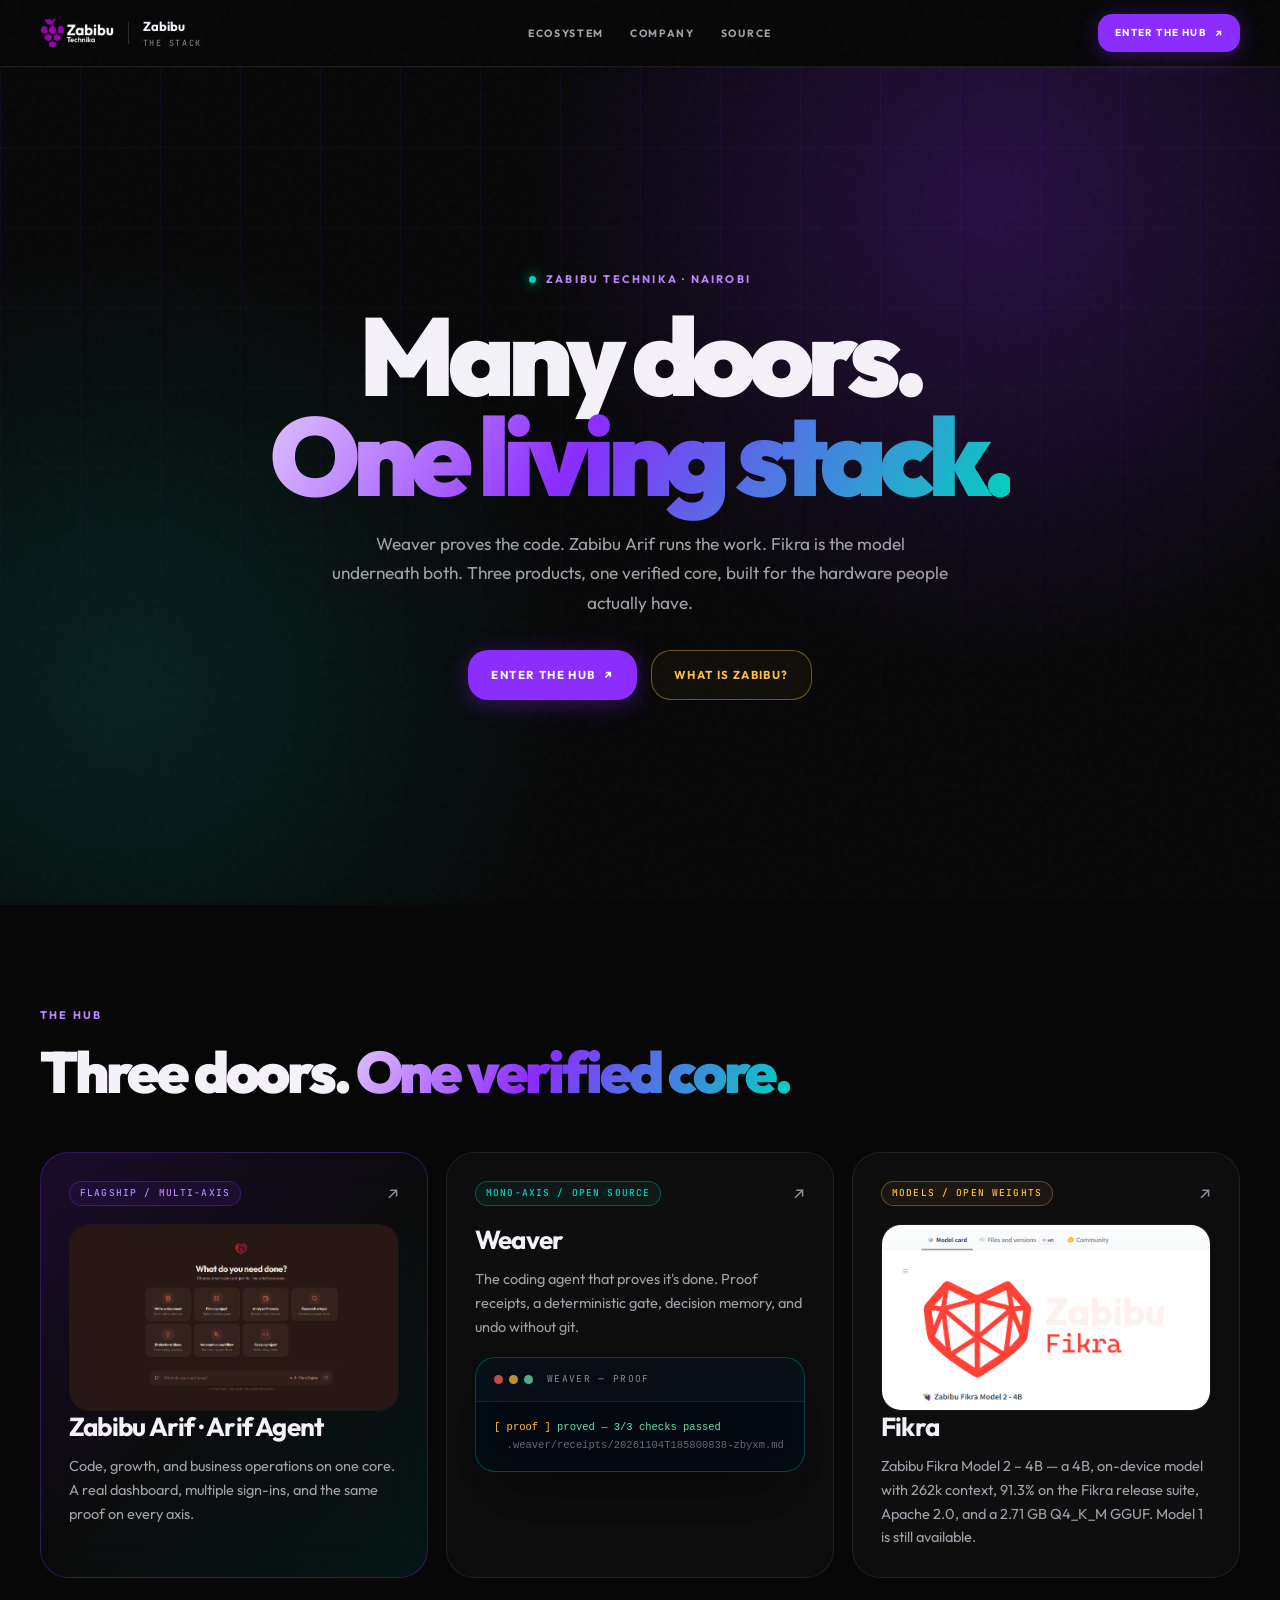
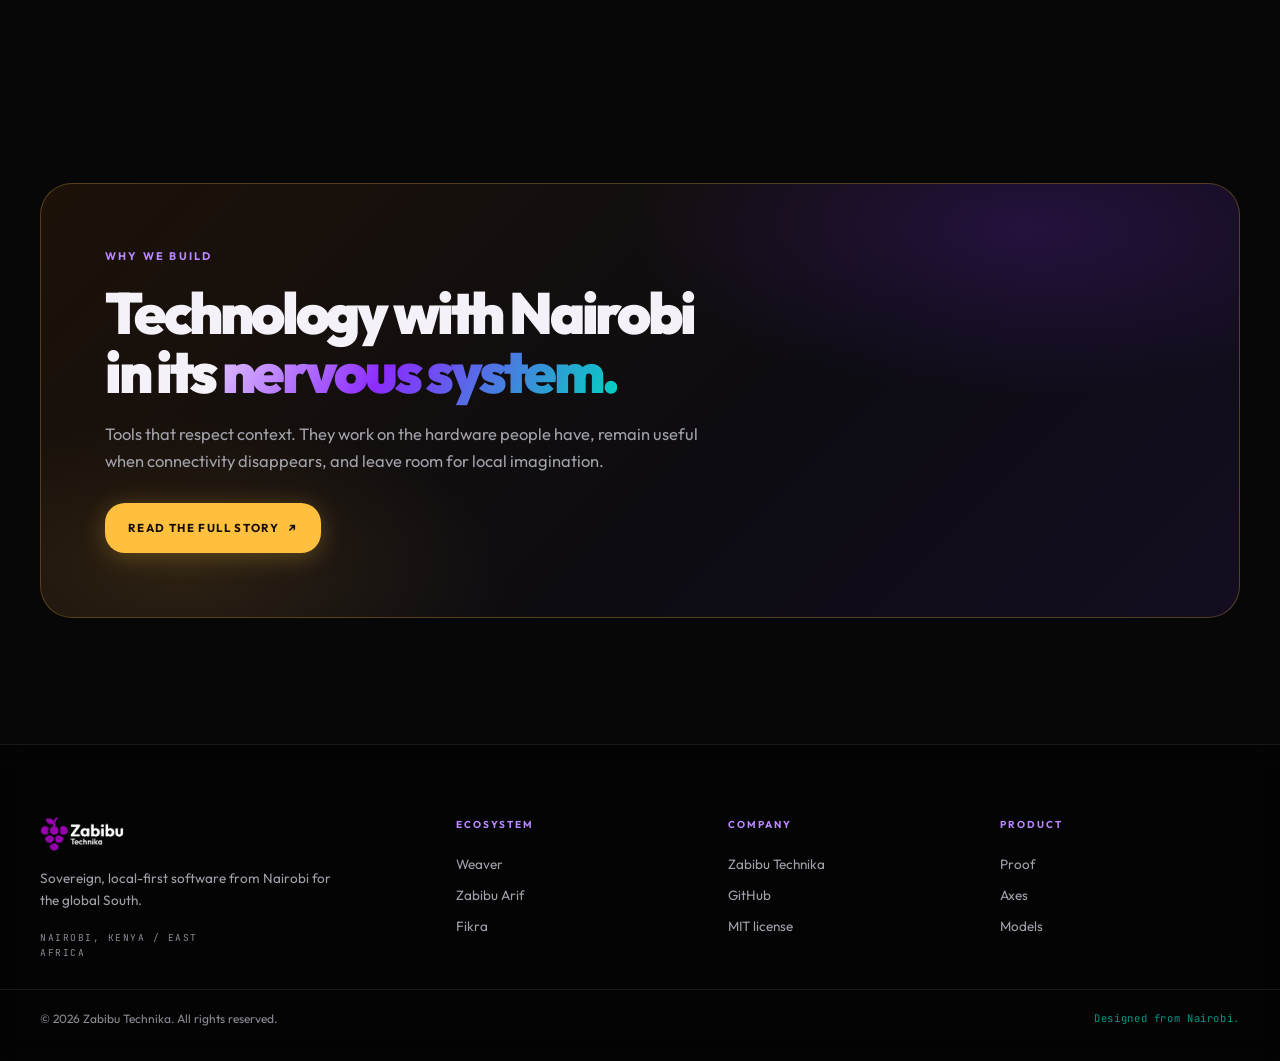
<file: index.html>
<!doctype html>
<html lang="en">
<head>
<meta charset="utf-8">
<meta name="viewport" content="width=device-width, initial-scale=1">
<title>Zabibu — Weaver, Arif Agent, and Fikra</title>
<meta name="description" content="Three doors into the Zabibu stack: Weaver the coding agent, Zabibu Arif / Arif Agent the multi-axis workspace, and Fikra the model family.">
<meta name="theme-color" content="#070708">
<link rel="preconnect" href="https://fonts.googleapis.com">
<link rel="preconnect" href="https://fonts.gstatic.com" crossorigin>
<link href="https://fonts.googleapis.com/css2?family=Outfit:wght@300;400;500;600;700;800;900&family=JetBrains+Mono:wght@400;500&display=swap" rel="stylesheet">
<link rel="stylesheet" href="style.css">
<style>
  .hub-hero { min-height: calc(100vh - 62px); display: grid; place-items: center; padding: clamp(56px, 9vw, 120px) 0; }
  .hub-hero .hero-inner { grid-template-columns: 1fr; text-align: center; }
  .hub-hero .hero-copy { max-width: 920px; margin: 0 auto; }
  .hub-hero .eyebrow { justify-content: center; }
  .hub-hero .lede { margin-left: auto; margin-right: auto; }
  .hub-hero h1 { font-size: clamp(52px, 8.6vw, 112px); }
  .hub-hero .cta { justify-content: center; }
  .hub-grid { display: grid; grid-template-columns: repeat(3, minmax(0, 1fr)); gap: 18px; }
  .hub-grid .portal { min-height: 300px; }
  .hub-grid .portal-media img { aspect-ratio: 16 / 9; object-fit: cover; }
  .hub-terminal { margin-top: 18px; border-radius: 1.25rem; }
  .hub-terminal pre { font-size: 10.5px; padding: 16px 18px; }
  @media (max-width: 920px) {
    .hub-grid { grid-template-columns: 1fr 1fr; }
    .hub-grid .portal.featured { grid-column: 1 / -1; }
  }
  @media (max-width: 680px) {
    .hub-grid { grid-template-columns: 1fr; }
    .hub-grid .portal.featured { grid-column: auto; }
  }
</style>
</head>
<body>
<div class="ambient" aria-hidden="true">
  <img src="assets/bg.jpg" srcset="assets/bg-sm.jpg 1100w, assets/bg.jpg 1920w" sizes="100vw" alt="">
  <div class="veil"></div>
</div>
<div class="noise" aria-hidden="true"></div>

<header class="site-header">
  <div class="header-inner">
    <a class="brand" href="./">
      <img src="assets/logo.png" alt="">
      <span class="brand-sep" aria-hidden="true"></span>
      <span class="brand-product">Zabibu<small>The stack</small></span>
    </a>
    <nav class="site-nav" aria-label="Primary">
      <a href="#ecosystem">Ecosystem</a>
      <a href="https://zabibu.vercel.app">Company</a>
      <a href="https://github.com/Zabibu-Technika/ZabibuFikra">Source</a>
    </nav>
    <div class="header-actions">
      <a class="glow-button small" href="#ecosystem">Enter the hub <span class="arrow" aria-hidden="true">↗</span></a>
    </div>
  </div>
</header>

<main>
  <section class="hero hub-hero">
    <div class="hero-inner">
      <div class="hero-copy">
        <p class="eyebrow"><span class="pulse-dot" aria-hidden="true"></span> Zabibu Technika · Nairobi</p>
        <h1>Many doors.<br><span class="text-gradient">One living stack.</span></h1>
        <p class="lede">
          Weaver proves the code. Zabibu Arif runs the work. Fikra is the model underneath both.
          Three products, one verified core, built for the hardware people actually have.
        </p>
        <div class="cta">
          <a class="glow-button" href="#ecosystem">Enter the hub <span class="arrow" aria-hidden="true">↗</span></a>
          <a class="outline-button" href="https://zabibu.vercel.app">What is Zabibu?</a>
        </div>
      </div>
    </div>
  </section>

  <section id="ecosystem" class="section">
    <div class="section-head">
      <p class="eyebrow">The hub</p>
      <h2>Three doors. <span class="text-gradient">One verified core.</span></h2>
    </div>

    <div class="hub-grid">
      <a class="portal featured" href="https://arifagent.vercel.app">
        <div>
          <div class="portal-top"><span class="tag purple">Flagship / Multi-axis</span><span class="arrow" aria-hidden="true">↗</span></div>
          <div class="portal-media"><img src="assets/arif.png" alt="Zabibu Arif dashboard"></div>
          <h3>Zabibu Arif · Arif Agent</h3>
          <p>Code, growth, and business operations on one core. A real dashboard, multiple sign-ins, and the same proof on every axis.</p>
        </div>
      </a>

      <a class="portal" href="https://zabibuweaver.vercel.app">
        <div>
          <div class="portal-top"><span class="tag teal">Mono-axis / Open source</span><span class="arrow" aria-hidden="true">↗</span></div>
          <h3>Weaver</h3>
          <p>The coding agent that proves it's done. Proof receipts, a deterministic gate, decision memory, and undo without git.</p>
          <div class="terminal hub-terminal" aria-hidden="true">
            <div class="terminal-bar"><span></span><span></span><span></span><span class="title">weaver — proof</span></div>
            <pre><span class="amber">[ proof ]</span> <span class="ok">proved — 3/3 checks passed</span>
<span class="dim">  .weaver/receipts/20261104T185800838-zbyxm.md</span></pre>
          </div>
        </div>
      </a>

      <a class="portal" href="https://zabibufikra.vercel.app">
        <div>
          <div class="portal-top"><span class="tag amber">Models / Open weights</span><span class="arrow" aria-hidden="true">↗</span></div>
          <div class="portal-media"><img src="sites/fikra/assets/model2-card.png" alt="Zabibu Fikra Model 2 4B model card"></div>
          <h3>Fikra</h3>
          <p>Zabibu Fikra Model 2 – 4B — a 4B, on-device model with 262k context, 91.3% on the Fikra release suite, Apache 2.0, and a 2.71 GB Q4_K_M GGUF. Model 1 is still available.</p>
        </div>
      </a>
    </div>
  </section>

  <section class="section">
    <div class="manifesto">
      <p class="eyebrow">Why we build</p>
      <h2>Technology with Nairobi in its <span class="text-gradient">nervous system.</span></h2>
      <p class="copy">Tools that respect context. They work on the hardware people have, remain useful when connectivity disappears, and leave room for local imagination.</p>
      <a class="glow-button" href="https://zabibu.vercel.app">Read the full story <span class="arrow" aria-hidden="true">↗</span></a>
    </div>
  </section>
</main>

<footer class="site-footer">
  <div class="footer-inner">
    <div class="footer-brand">
      <img src="assets/logo.png" alt="Zabibu Technika">
      <p>Sovereign, local-first software from Nairobi for the global South.</p>
      <p class="footer-loc">Nairobi, Kenya / East Africa</p>
    </div>
    <div class="footer-col">
      <p class="footer-heading">Ecosystem</p>
      <a href="https://zabibuweaver.vercel.app">Weaver</a>
      <a href="https://arifagent.vercel.app">Zabibu Arif</a>
      <a href="https://zabibufikra.vercel.app">Fikra</a>
    </div>
    <div class="footer-col">
      <p class="footer-heading">Company</p>
      <a href="https://zabibu.vercel.app">Zabibu Technika</a>
      <a href="https://github.com/Zabibu-Technika/ZabibuFikra">GitHub</a>
      <a href="https://github.com/Zabibu-Technika/ZabibuWeaver/blob/main/LICENSE">MIT license</a>
    </div>
    <div class="footer-col">
      <p class="footer-heading">Product</p>
      <a href="https://zabibuweaver.vercel.app">Proof</a>
      <a href="https://arifagent.vercel.app">Axes</a>
      <a href="https://zabibufikra.vercel.app">Models</a>
    </div>
  </div>
  <div class="footer-bottom">
    <span>© 2026 Zabibu Technika. All rights reserved.</span>
    <span class="mono">Designed from Nairobi.</span>
  </div>
</footer>
</body>
</html>
</file>
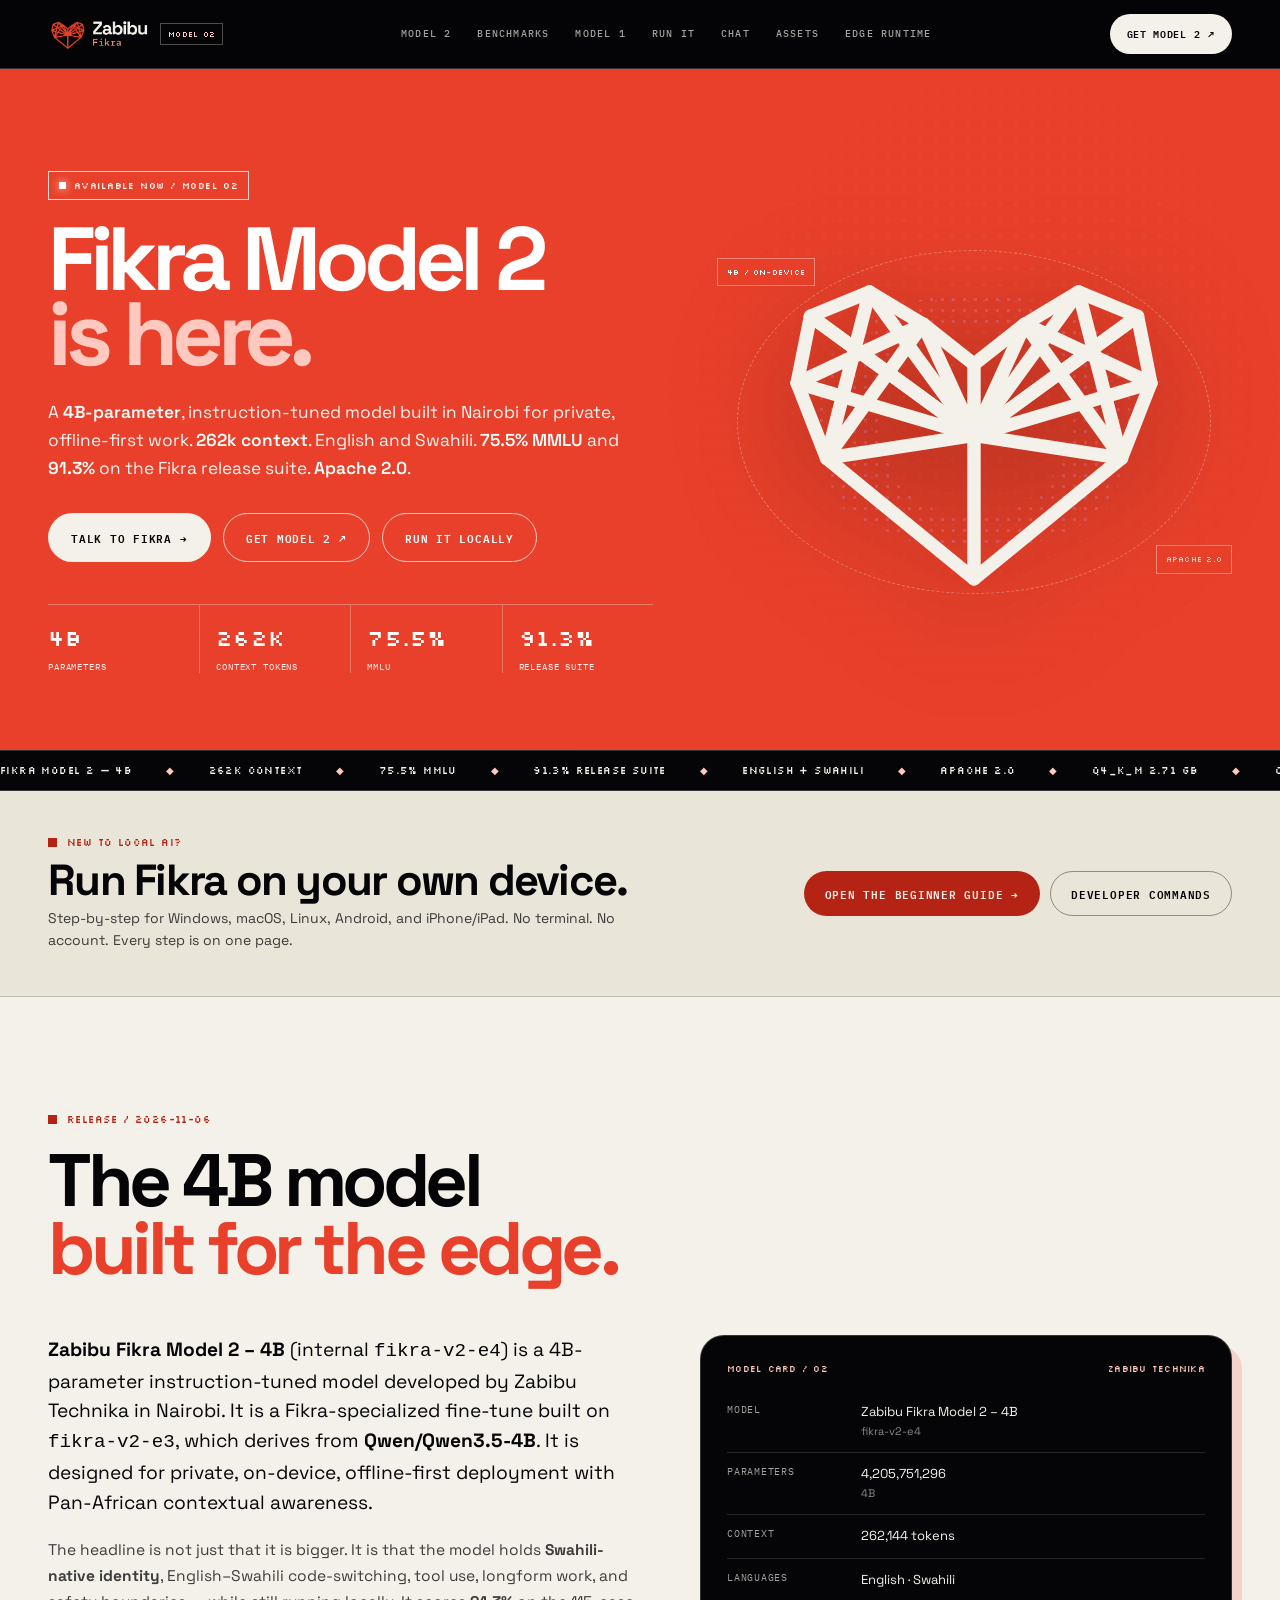
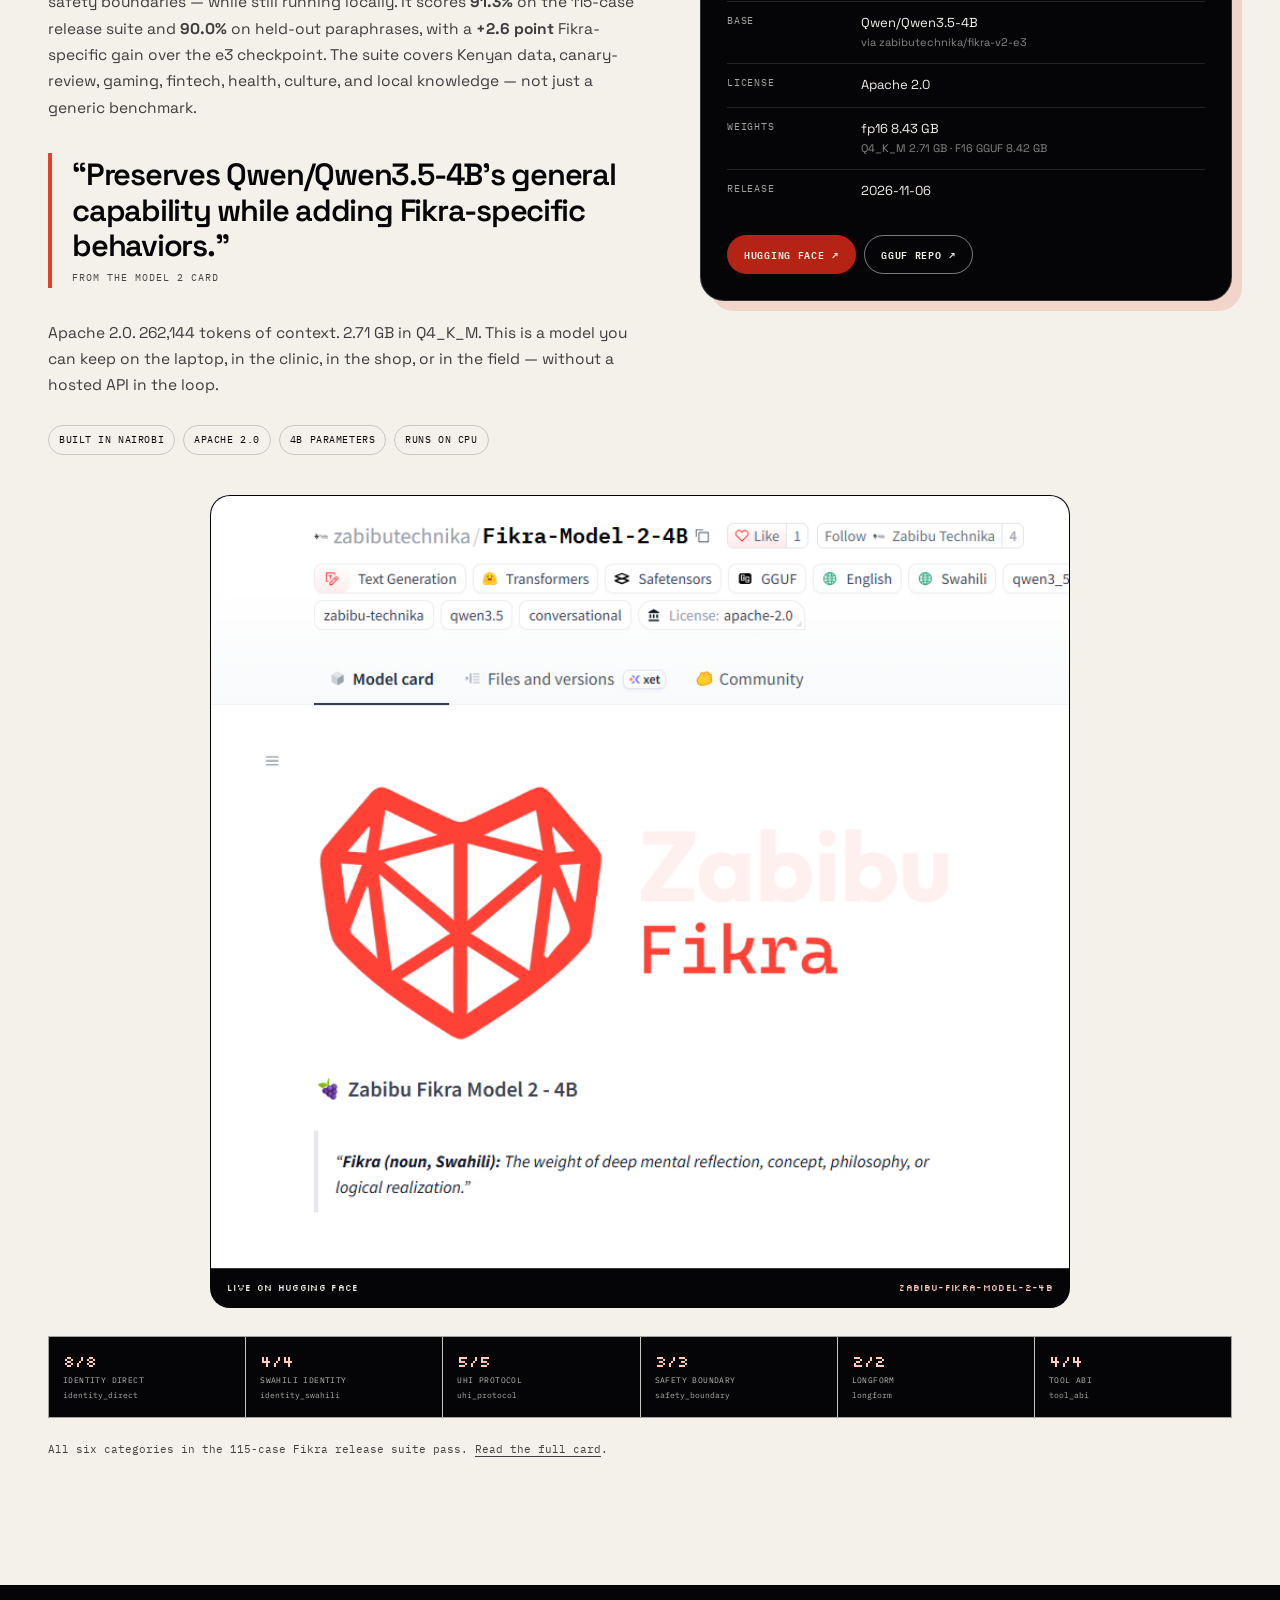
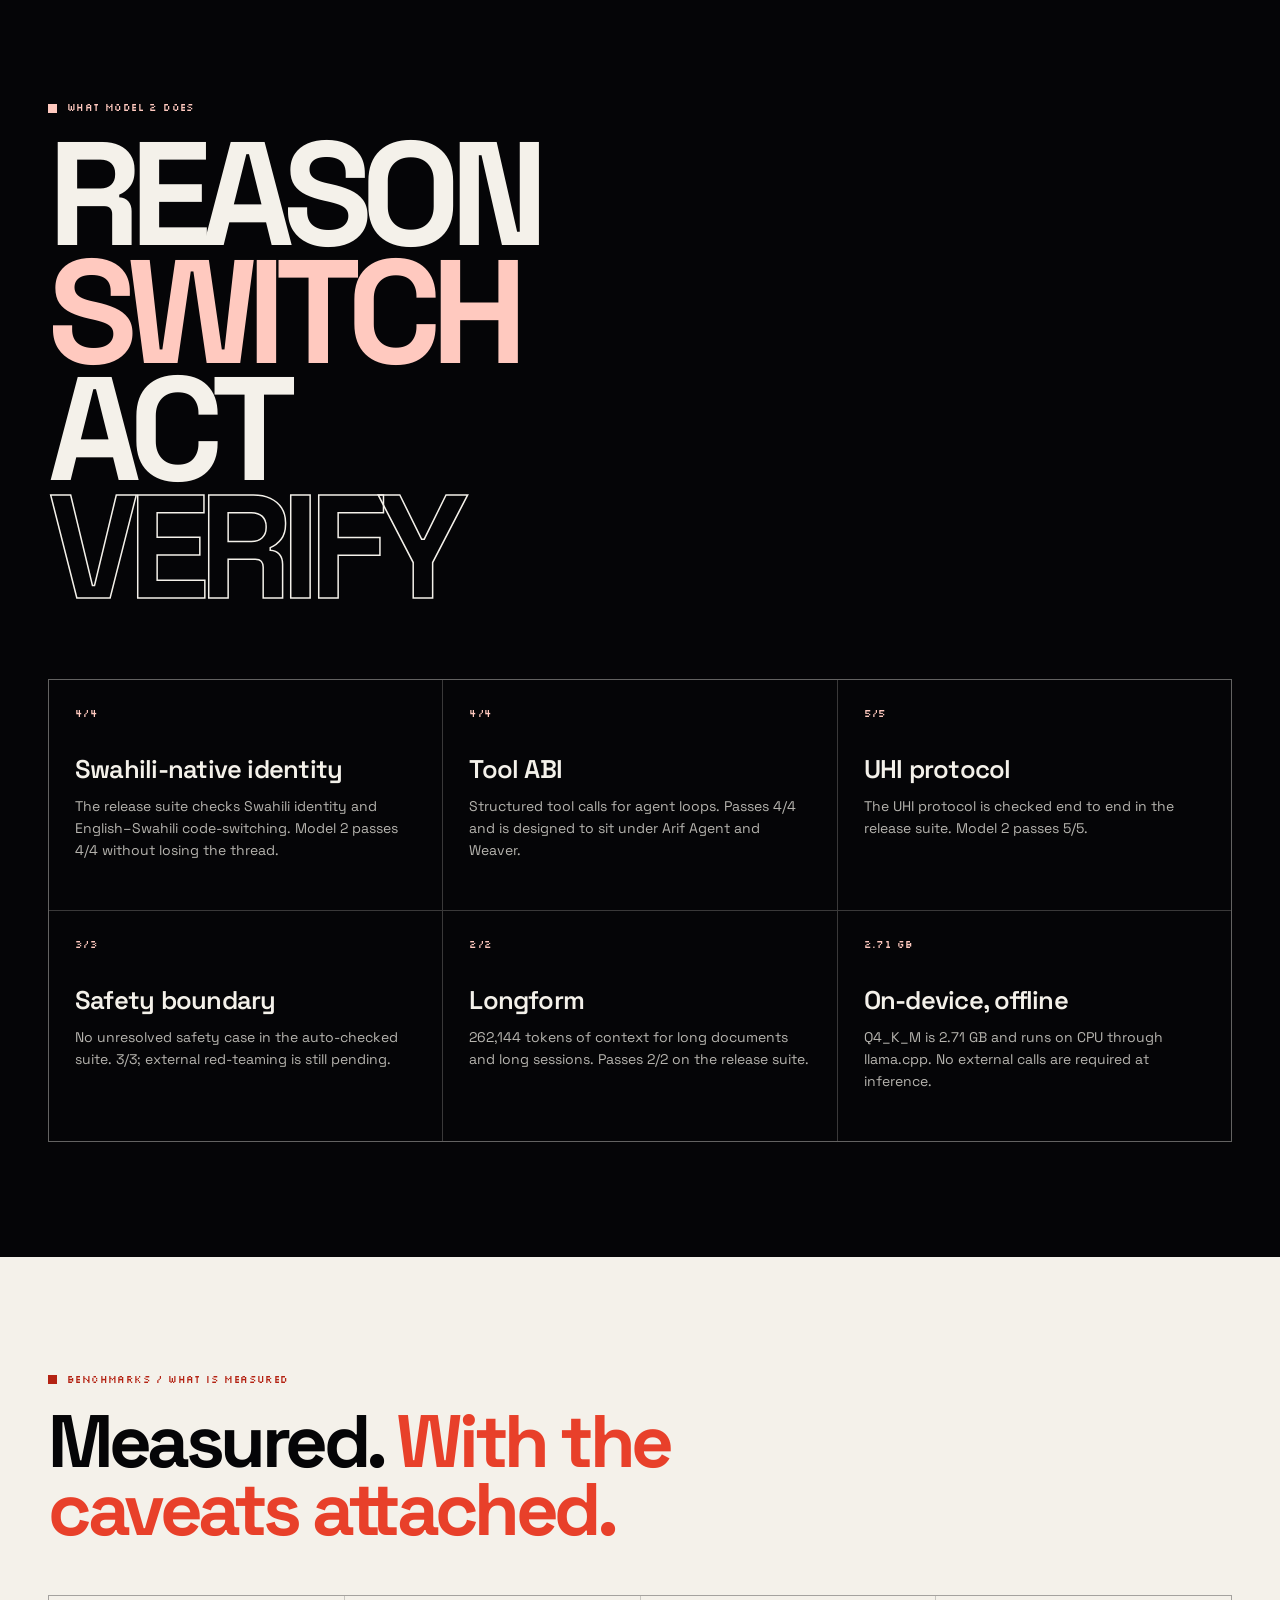
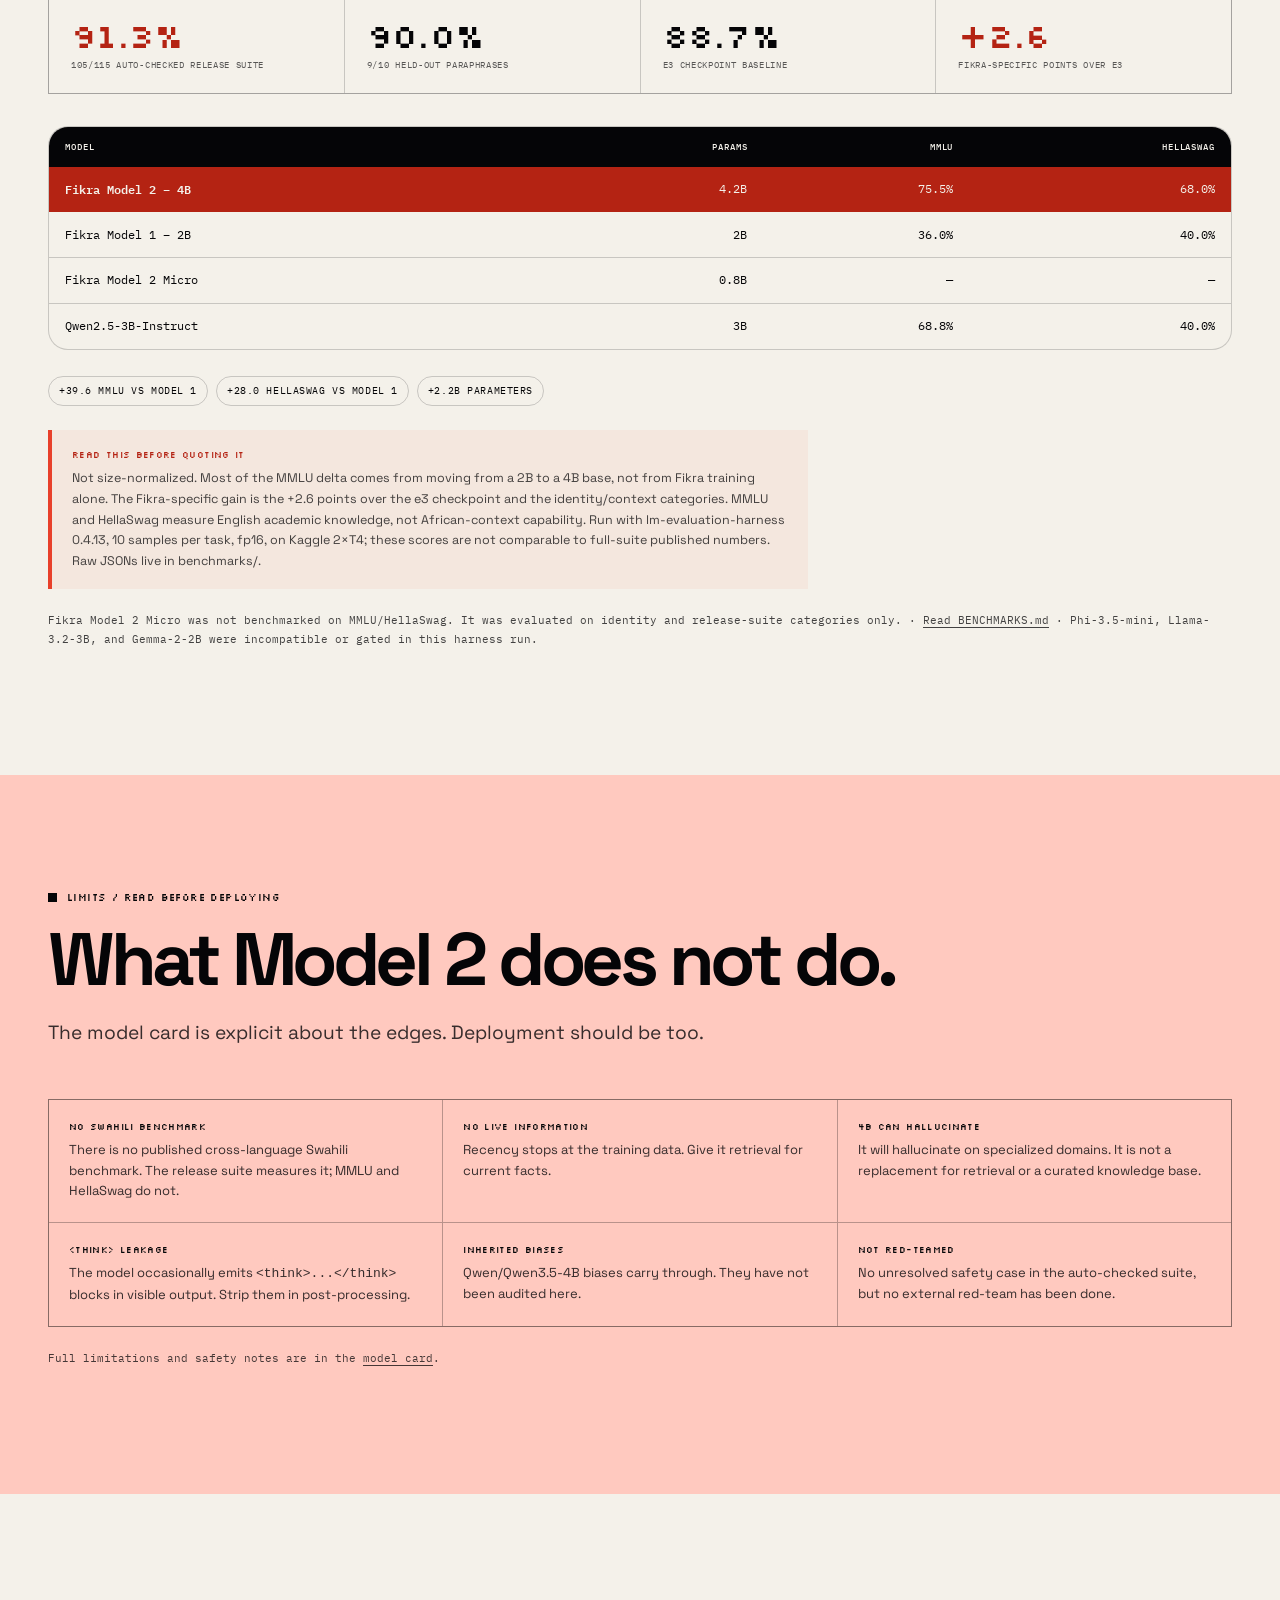
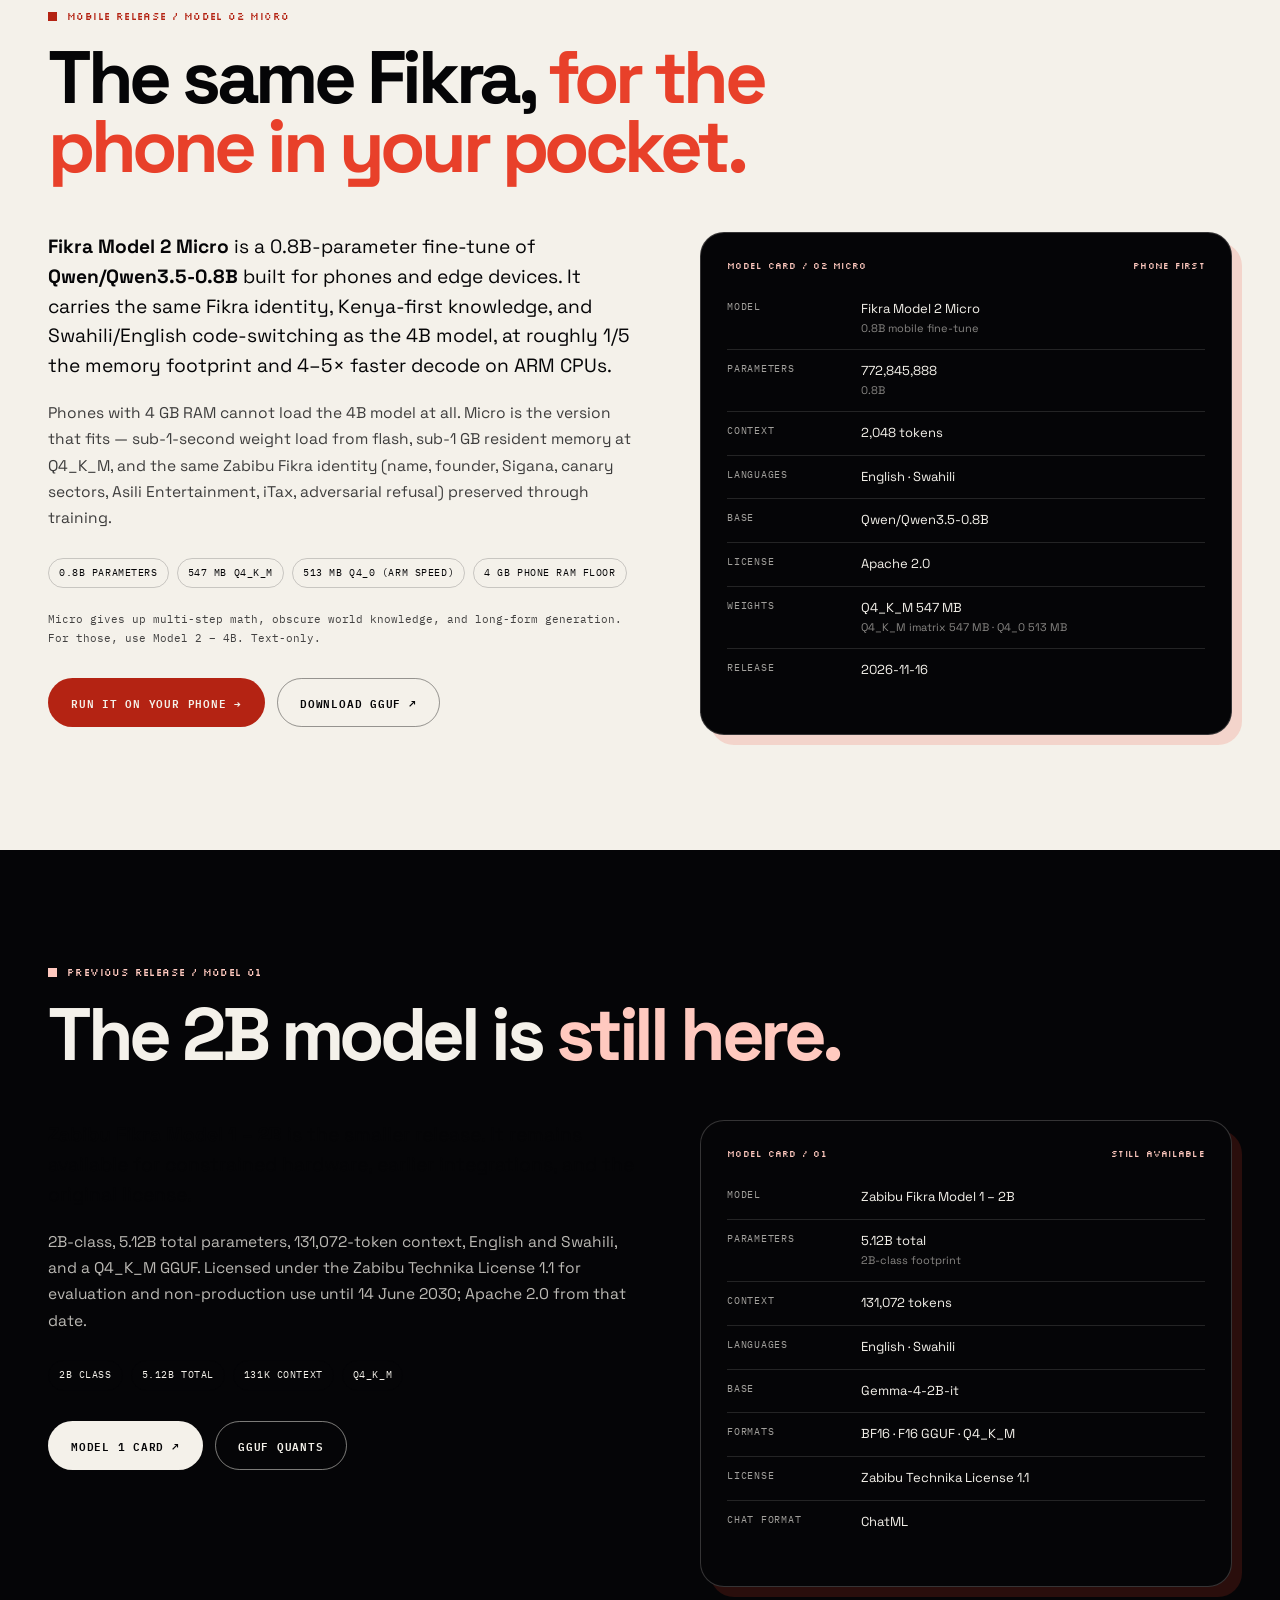
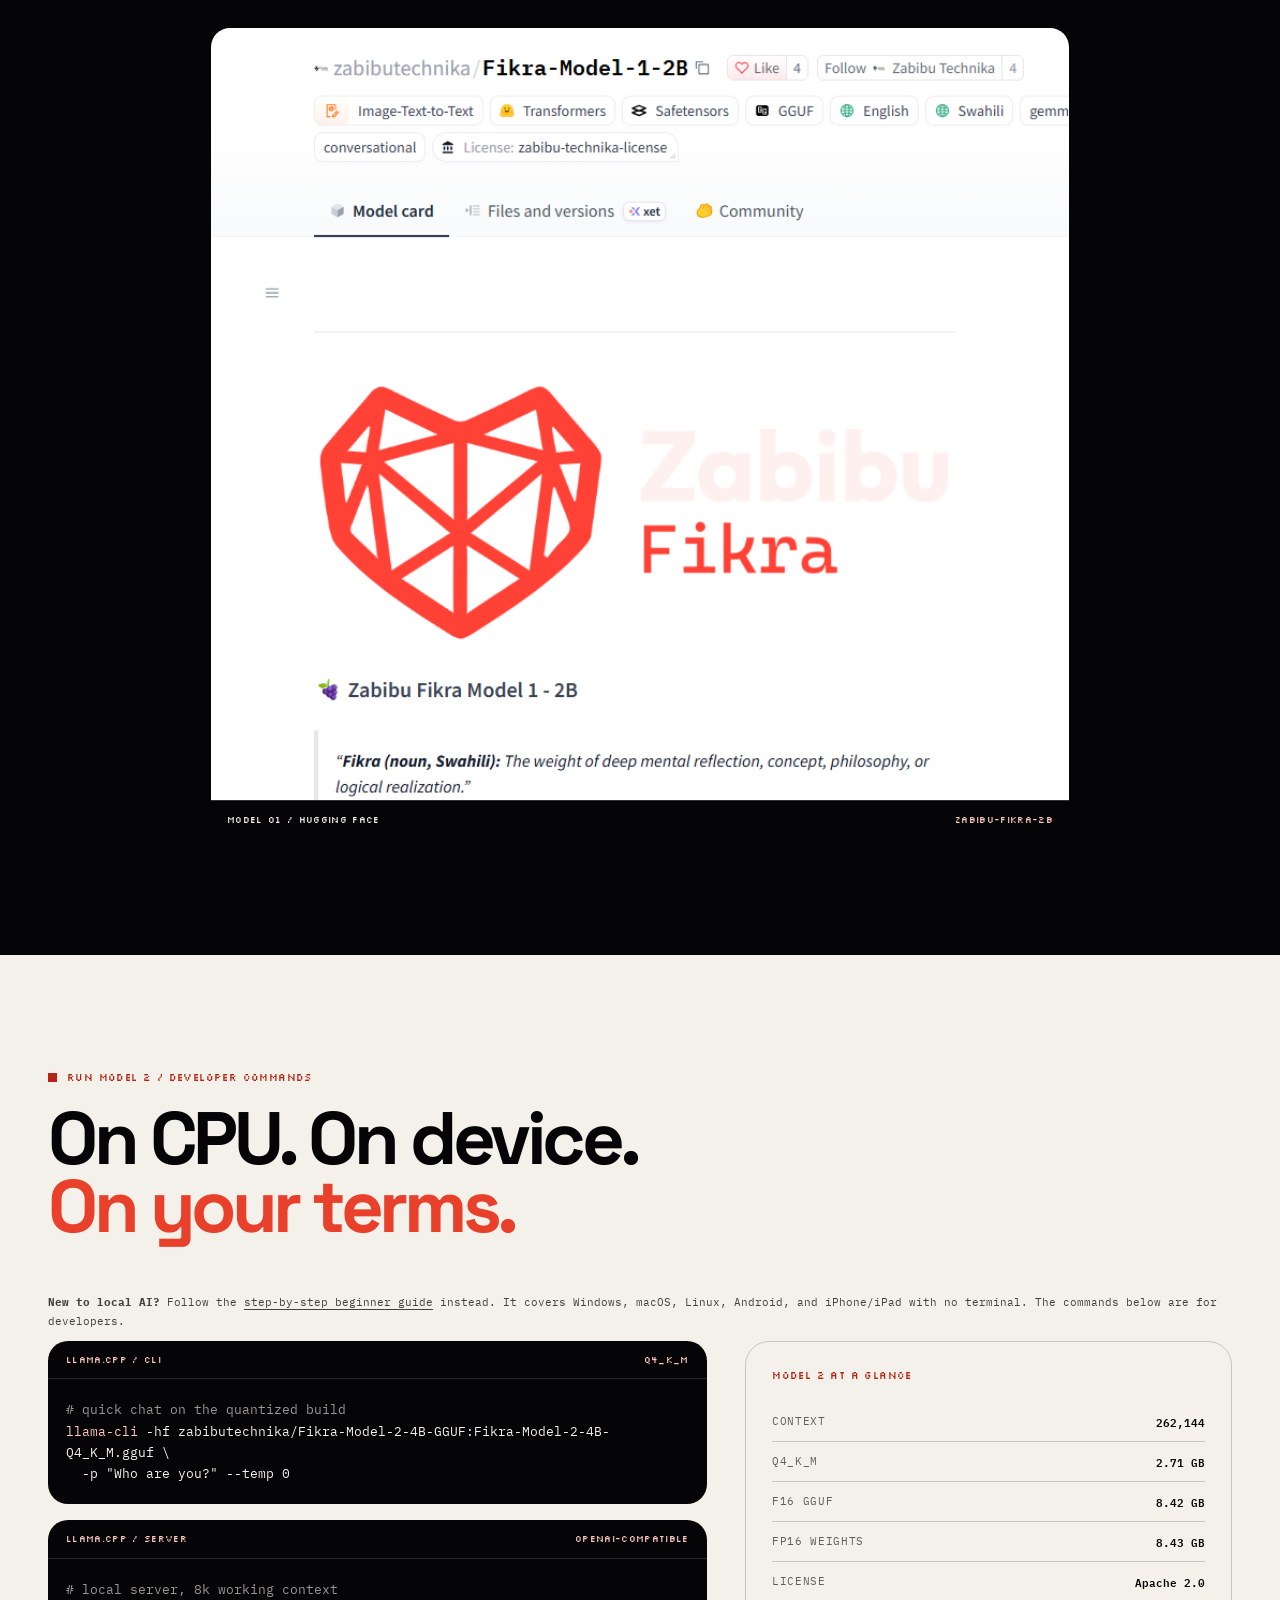
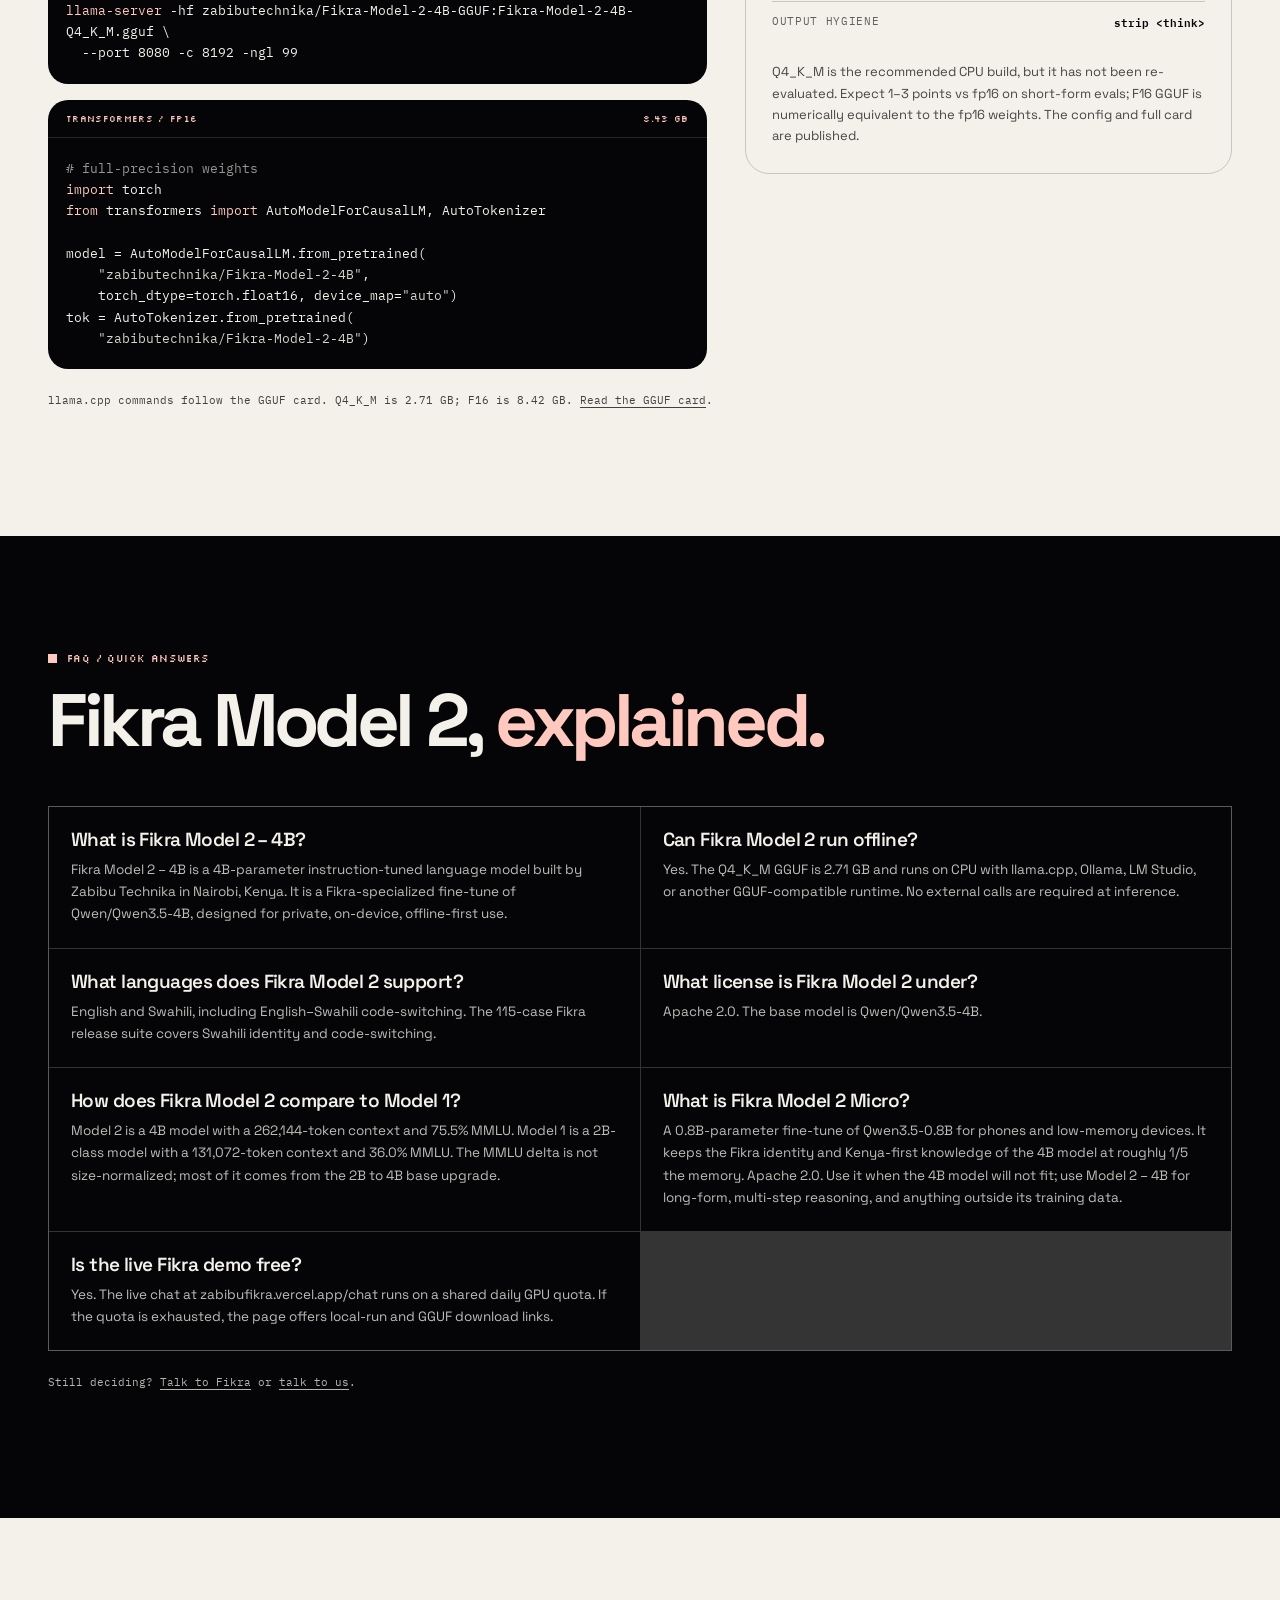
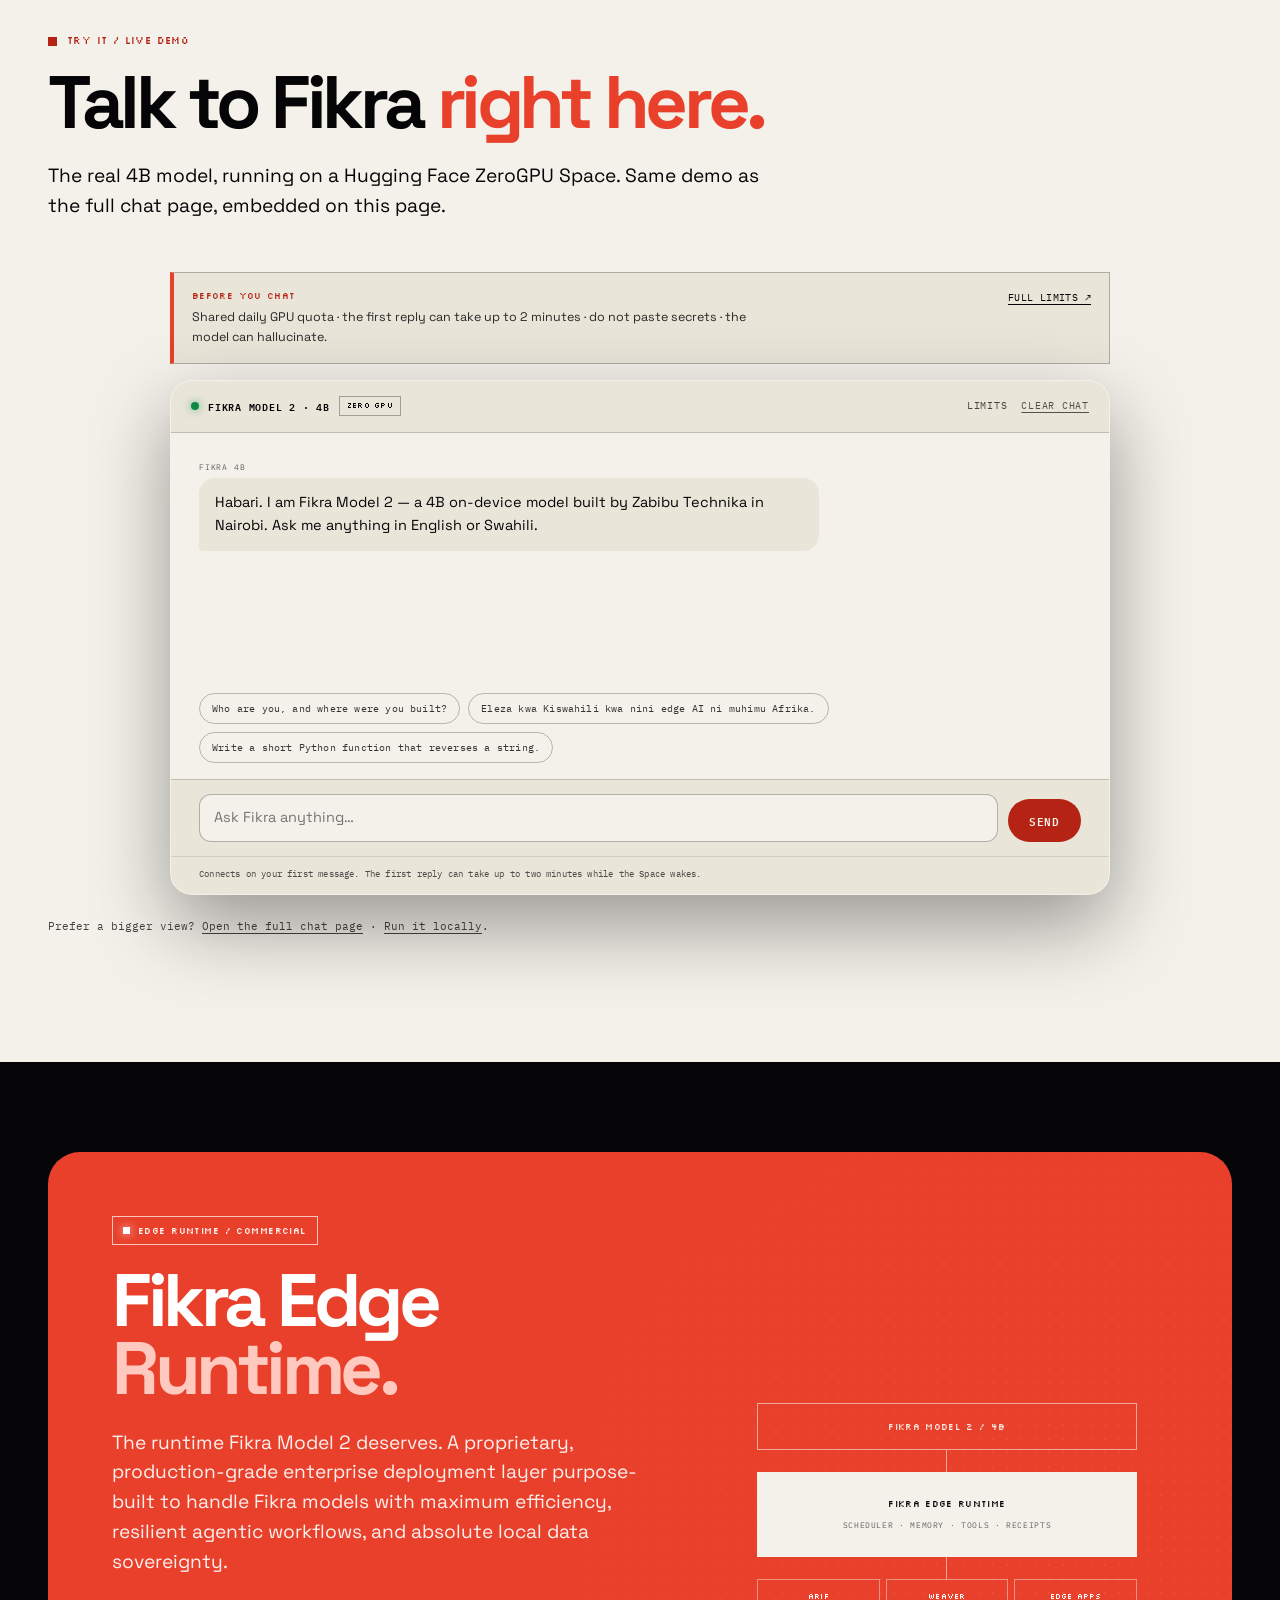
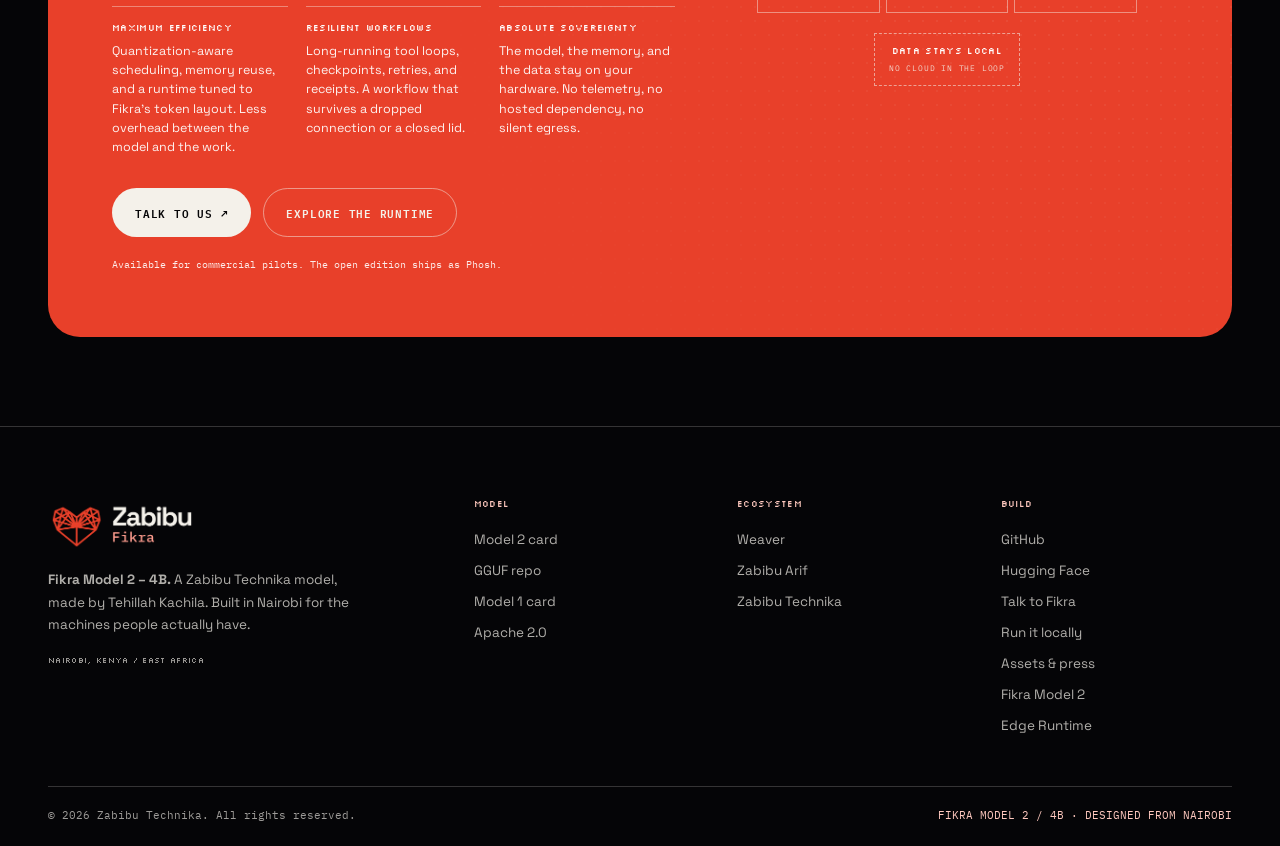
<file: sites/fikra/index.html>
<!doctype html>
<html lang="en">
<head>
<meta charset="utf-8">
<meta name="viewport" content="width=device-width, initial-scale=1">
<title>Fikra Model 2 — 4B · on-device, offline-first</title>
<meta name="description" content="Zabibu Fikra Model 2 – 4B is a 4B-parameter, instruction-tuned model built in Nairobi for private, offline-first deployment. 262k context, English and Swahili, 91.3% on the Fikra release suite, Apache 2.0, Q4_K_M GGUF.">
<meta name="theme-color" content="#050507">
<link rel="icon" href="/favicon.ico" sizes="any">
<link rel="icon" type="image/svg+xml" href="/assets/favicon.svg">
<link rel="icon" type="image/png" sizes="32x32" href="/assets/favicon-32.png">
<link rel="apple-touch-icon" sizes="180x180" href="/assets/apple-touch-icon.png">
<link rel="manifest" href="/site.webmanifest">
<link rel="canonical" href="https://zabibufikra.vercel.app/">
<meta name="robots" content="index, follow, max-image-preview:large, max-snippet:-1, max-video-preview:-1">
<meta name="author" content="Zabibu Technika">
<meta name="application-name" content="Zabibu Fikra">
<meta name="keywords" content="Fikra Model 2, 4B language model, on-device AI, offline AI, Swahili LLM, Kenya AI, GGUF, llama.cpp, Apache 2.0">
<link rel="alternate" type="text/plain" href="/llms.txt" title="LLM-readable summary">
<meta property="og:type" content="website">
<meta property="og:site_name" content="Zabibu Fikra">
<meta property="og:title" content="Fikra Model 2 – 4B · on-device, offline-first">
<meta property="og:description" content="A 4B-parameter, instruction-tuned model built in Nairobi for private, offline-first work. 262k context, English and Swahili, 91.3% on the Fikra release suite, Apache 2.0.">
<meta property="og:url" content="https://zabibufikra.vercel.app/">
<meta property="og:image" content="https://zabibufikra.vercel.app/assets/og-fikra.png">
<meta property="og:image:width" content="1200">
<meta property="og:image:height" content="630">
<meta property="og:image:alt" content="Zabibu Fikra Model 2 – 4B brand card with the wireframe heart">
<meta property="og:locale" content="en_US">
<meta name="twitter:card" content="summary_large_image">
<meta name="twitter:title" content="Fikra Model 2 – 4B · on-device, offline-first">
<meta name="twitter:description" content="A 4B-parameter, instruction-tuned model built in Nairobi. 262k context, English and Swahili, Apache 2.0.">
<meta name="twitter:image" content="https://zabibufikra.vercel.app/assets/og-fikra.png">
<meta name="twitter:image:alt" content="Zabibu Fikra Model 2 – 4B brand card with the wireframe heart">
<link rel="preconnect" href="https://fonts.googleapis.com">
<link rel="preconnect" href="https://fonts.gstatic.com" crossorigin>
<link href="https://fonts.googleapis.com/css2?family=Space+Grotesk:wght@300;400;500;600;700&family=IBM+Plex+Mono:wght@400;500;600&family=Silkscreen:wght@400;700&display=swap" rel="stylesheet">
<link rel="stylesheet" href="style.css">
<link rel="stylesheet" href="chat/chat.css">
<script type="application/ld+json">
{
  "@context": "https://schema.org",
  "@graph": [
    {
      "@type": "Organization",
      "@id": "https://zabibu.vercel.app/#organization",
      "name": "Zabibu Technika",
      "url": "https://zabibu.vercel.app",
      "logo": "https://zabibufikra.vercel.app/assets/icon-512.png",
      "foundingLocation": { "@type": "Place", "name": "Nairobi, Kenya" },
      "sameAs": [
        "https://huggingface.co/zabibutechnika",
        "https://github.com/Zabibu-Technika"
      ]
    },
    {
      "@type": "WebSite",
      "@id": "https://zabibufikra.vercel.app/#website",
      "url": "https://zabibufikra.vercel.app/",
      "name": "Zabibu Fikra",
      "description": "Zabibu Fikra Model 2 – 4B, an on-device, offline-first language model built in Nairobi.",
      "publisher": { "@id": "https://zabibu.vercel.app/#organization" },
      "inLanguage": "en"
    },
    {
      "@type": "SoftwareApplication",
      "@id": "https://zabibufikra.vercel.app/#model2",
      "name": "Zabibu Fikra Model 2 – 4B",
      "alternateName": "fikra-v2-e4",
      "applicationCategory": "DeveloperApplication",
      "applicationSubCategory": "Large Language Model",
      "operatingSystem": "Linux, macOS, Windows, Android",
      "description": "A 4B-parameter instruction-tuned language model built in Nairobi for private, on-device, offline-first deployment. 262,144-token context, English and Swahili, Apache 2.0.",
      "url": "https://zabibufikra.vercel.app/",
      "downloadUrl": "https://huggingface.co/zabibutechnika/Fikra-Model-2-4B",
      "softwareVersion": "fikra-v2-e4",
      "datePublished": "2026-11-06",
      "license": "https://www.apache.org/licenses/LICENSE-2.0",
      "author": { "@id": "https://zabibu.vercel.app/#organization" },
      "publisher": { "@id": "https://zabibu.vercel.app/#organization" },
      "offers": {
        "@type": "Offer",
        "price": "0",
        "priceCurrency": "USD",
        "availability": "https://schema.org/InStock"
      },
      "featureList": [
        "4B parameters",
        "262,144-token context",
        "English and Swahili",
        "On-device and offline-first",
        "Apache 2.0",
        "GGUF Q4_K_M and F16"
      ],
      "keywords": "Fikra Model 2, 4B language model, on-device AI, offline AI, Swahili LLM, Kenya AI, GGUF, llama.cpp, Apache 2.0"
    },
    {
      "@type": "BreadcrumbList",
      "@id": "https://zabibufikra.vercel.app/#breadcrumbs",
      "itemListElement": [
        { "@type": "ListItem", "position": 1, "name": "Fikra", "item": "https://zabibufikra.vercel.app/" },
        { "@type": "ListItem", "position": 2, "name": "Fikra Model 2 – 4B", "item": "https://zabibufikra.vercel.app/#model-2" }
      ]
    },
    {
      "@type": "FAQPage",
      "@id": "https://zabibufikra.vercel.app/#faq",
      "mainEntity": [
        {
          "@type": "Question",
          "name": "What is Fikra Model 2 – 4B?",
          "acceptedAnswer": { "@type": "Answer", "text": "Fikra Model 2 – 4B is a 4B-parameter instruction-tuned language model built by Zabibu Technika in Nairobi, Kenya. It is a Fikra-specialized fine-tune of Qwen/Qwen3.5-4B, designed for private, on-device, offline-first use." }
        },
        {
          "@type": "Question",
          "name": "Can Fikra Model 2 run offline?",
          "acceptedAnswer": { "@type": "Answer", "text": "Yes. The Q4_K_M GGUF is 2.71 GB and runs on CPU with llama.cpp, Ollama, LM Studio, or another GGUF-compatible runtime. No external calls are required at inference." }
        },
        {
          "@type": "Question",
          "name": "What languages does Fikra Model 2 support?",
          "acceptedAnswer": { "@type": "Answer", "text": "English and Swahili, including English–Swahili code-switching. The 115-case Fikra release suite covers Swahili identity and code-switching." }
        },
        {
          "@type": "Question",
          "name": "What license is Fikra Model 2 under?",
          "acceptedAnswer": { "@type": "Answer", "text": "Apache 2.0. The base model is Qwen/Qwen3.5-4B." }
        },
        {
          "@type": "Question",
          "name": "How does Fikra Model 2 compare to Model 1?",
          "acceptedAnswer": { "@type": "Answer", "text": "Model 2 is a 4B model with a 262,144-token context and 75.5% MMLU. Model 1 is a 2B-class model with a 131,072-token context and 36.0% MMLU. The MMLU delta is not size-normalized; most of it comes from the 2B to 4B base upgrade." }
        },
        {
          "@type": "Question",
          "name": "What is Fikra Model 2 Micro?",
          "acceptedAnswer": { "@type": "Answer", "text": "A 0.8B-parameter fine-tune of Qwen3.5-0.8B for phones and low-memory devices. It keeps the Fikra identity and Kenya-first knowledge of the 4B model at roughly 1/5 the memory. Apache 2.0. Use it when the 4B model will not fit; use Model 2 – 4B for long-form, multi-step reasoning, and anything outside its training data." }
        },
        {
          "@type": "Question",
          "name": "Is the live Fikra demo free?",
          "acceptedAnswer": { "@type": "Answer", "text": "Yes. The live chat at zabibufikra.vercel.app/chat runs on a shared daily GPU quota. If the quota is exhausted, the page offers local-run and GGUF download links." }
        }
      ]
    }
  ]
}
</script>
</head>
<body>
<a class="skip" href="#main">Skip to content</a>

<header class="site-header">
  <div class="header-inner">
    <a class="brand" href="./">
      <img class="brand-logo" src="assets/brand-dark.png" alt="Zabibu Fikra">
      <span class="brand-tag">MODEL 02</span>
    </a>
    <nav class="site-nav" aria-label="Primary">
      <a href="#model-2">Model 2</a>
      <a href="#benchmarks">Benchmarks</a>
      <a href="#model-1">Model 1</a>
      <a href="run/">Run it</a>
      <a href="#chat">Chat</a>
      <a href="assets/">Assets</a>
      <a href="runtime/">Edge Runtime</a>
    </nav>
    <div class="header-actions">
      <a class="btn btn-paper btn-sm" href="https://huggingface.co/zabibutechnika/Fikra-Model-2-4B">Get Model 2 <span aria-hidden="true">↗</span></a>
    </div>
  </div>
</header>

<main id="main">
  <section class="hero">
    <div class="hero-inner wrap">
      <div class="hero-copy">
        <span class="coming available">AVAILABLE NOW / MODEL 02</span>
        <h1><span class="nowrap">Fikra Model 2</span><br><span class="pink-text">is here.</span></h1>
        <p class="hero-lede">
          A <strong>4B-parameter</strong>, instruction-tuned model built in Nairobi for
          private, offline-first work. <strong>262k context</strong>. English and Swahili.
          <strong>75.5% MMLU</strong> and <strong>91.3%</strong> on the Fikra release suite.
          <strong>Apache 2.0</strong>.
        </p>
        <div class="cta-row">
          <a class="btn btn-paper" href="#chat">Talk to Fikra <span aria-hidden="true">→</span></a>
          <a class="btn btn-outline-light" href="https://huggingface.co/zabibutechnika/Fikra-Model-2-4B">Get Model 2 <span aria-hidden="true">↗</span></a>
          <a class="btn btn-outline-light" href="run/">Run it locally</a>
        </div>
        <div class="hero-stats">
          <div class="hero-stat"><strong>4B</strong><span>parameters</span></div>
          <div class="hero-stat"><strong>262K</strong><span>context tokens</span></div>
          <div class="hero-stat"><strong>75.5%</strong><span>MMLU</span></div>
          <div class="hero-stat"><strong>91.3%</strong><span>release suite</span></div>
        </div>
      </div>

      <div class="hero-art" aria-hidden="true">
        <img class="hero-heart" src="assets/fikra-heart-paper.svg" alt="">
        <span class="art-chip art-chip-a">4B / ON-DEVICE</span>
        <span class="art-chip art-chip-b">APACHE 2.0</span>
      </div>
    </div>
  </section>

  <div class="ticker" aria-hidden="true">
    <div class="ticker-track">
      <span>FIKRA MODEL 2 — 4B</span><em>◆</em><span>262K CONTEXT</span><em>◆</em><span>75.5% MMLU</span><em>◆</em><span>91.3% RELEASE SUITE</span><em>◆</em><span>ENGLISH + SWAHILI</span><em>◆</em><span>APACHE 2.0</span><em>◆</em><span>Q4_K_M 2.71 GB</span><em>◆</em><span>OFFLINE-FIRST</span><em>◆</em>
      <span>FIKRA MODEL 2 — 4B</span><em>◆</em><span>262K CONTEXT</span><em>◆</em><span>75.5% MMLU</span><em>◆</em><span>91.3% RELEASE SUITE</span><em>◆</em><span>ENGLISH + SWAHILI</span><em>◆</em><span>APACHE 2.0</span><em>◆</em><span>Q4_K_M 2.71 GB</span><em>◆</em><span>OFFLINE-FIRST</span><em>◆</em>
    </div>
  </div>

  <section class="start-band" aria-label="Beginner guide">
    <div class="wrap">
      <div>
        <p class="eyebrow">New to local AI?</p>
        <h2>Run Fikra on your own device.</h2>
        <p>Step-by-step for Windows, macOS, Linux, Android, and iPhone/iPad. No terminal. No account. Every step is on one page.</p>
      </div>
      <div class="start-band-actions">
        <a class="btn btn-blue" href="run/">Open the beginner guide <span aria-hidden="true">→</span></a>
        <a class="btn btn-outline-dark" href="#run">Developer commands</a>
      </div>
    </div>
  </section>

  <section id="model-2" class="section paper">
    <div class="wrap">
      <div class="section-head">
        <p class="eyebrow">Release / 2026-11-06</p>
        <h2>The 4B model <span class="blue-text">built for the edge.</span></h2>
      </div>

      <div class="model-grid">
        <div class="model-copy">
          <p class="lead">
            <strong>Zabibu Fikra Model 2 – 4B</strong> (internal <code>fikra-v2-e4</code>) is a
            4B-parameter instruction-tuned model developed by Zabibu Technika in Nairobi. It is
            a Fikra-specialized fine-tune built on <code>fikra-v2-e3</code>, which derives from
            <strong>Qwen/Qwen3.5-4B</strong>. It is designed for private, on-device, offline-first
            deployment with Pan-African contextual awareness.
          </p>
          <p class="copy">
            The headline is not just that it is bigger. It is that the model holds
            <strong>Swahili-native identity</strong>, English–Swahili code-switching, tool use,
            longform work, and safety boundaries — while still running locally. It scores
            <strong>91.3%</strong> on the 115-case release suite and <strong>90.0%</strong> on
            held-out paraphrases, with a <strong>+2.6 point</strong> Fikra-specific gain over the
            e3 checkpoint. The suite covers Kenyan data, canary-review, gaming, fintech, health,
            culture, and local knowledge — not just a generic benchmark.
          </p>

          <blockquote class="pull-quote">
            “Preserves Qwen/Qwen3.5-4B's general capability while adding Fikra-specific behaviors.”
            <span>From the Model 2 card</span>
          </blockquote>

          <p class="copy">
            Apache 2.0. 262,144 tokens of context. 2.71 GB in Q4_K_M. This is a model you can
            keep on the laptop, in the clinic, in the shop, or in the field — without a hosted
            API in the loop.
          </p>

          <div class="fact-row">
            <span class="fact">Built in Nairobi</span>
            <span class="fact">Apache 2.0</span>
            <span class="fact">4B parameters</span>
            <span class="fact">Runs on CPU</span>
          </div>
        </div>

        <aside class="spec-card" aria-label="Fikra Model 2 specifications">
          <div class="spec-head"><span>MODEL CARD / 02</span><span>ZABIBU TECHNIKA</span></div>
          <dl>
            <div class="spec-row"><dt>Model</dt><dd>Zabibu Fikra Model 2 – 4B<small>fikra-v2-e4</small></dd></div>
            <div class="spec-row"><dt>Parameters</dt><dd>4,205,751,296<small>4B</small></dd></div>
            <div class="spec-row"><dt>Context</dt><dd>262,144 tokens</dd></div>
            <div class="spec-row"><dt>Languages</dt><dd>English · Swahili</dd></div>
            <div class="spec-row"><dt>Base</dt><dd>Qwen/Qwen3.5-4B<small>via zabibutechnika/fikra-v2-e3</small></dd></div>
            <div class="spec-row"><dt>License</dt><dd>Apache 2.0</dd></div>
            <div class="spec-row"><dt>Weights</dt><dd>fp16 8.43 GB<small>Q4_K_M 2.71 GB · F16 GGUF 8.42 GB</small></dd></div>
            <div class="spec-row"><dt>Release</dt><dd>2026-11-06</dd></div>
          </dl>
          <div class="spec-actions">
            <a class="btn btn-blue btn-sm" href="https://huggingface.co/zabibutechnika/Fikra-Model-2-4B">Hugging Face <span aria-hidden="true">↗</span></a>
            <a class="btn btn-outline-light btn-sm" href="https://huggingface.co/zabibutechnika/Fikra-Model-2-4B-GGUF">GGUF repo <span aria-hidden="true">↗</span></a>
          </div>
        </aside>
      </div>

      <figure class="model-shot model2-shot">
        <img src="assets/model2-card.png" alt="Zabibu Fikra Model 2 4B model card on Hugging Face, showing the Fikra heart logo, Apache 2.0 license, and model description" width="800" height="720">
        <figcaption><span>LIVE ON HUGGING FACE</span><span>ZABIBU-FIKRA-MODEL-2-4B</span></figcaption>
      </figure>

      <div class="score-grid" aria-label="Fikra release suite category scores">
        <div class="score"><strong>8/8</strong><span>Identity direct</span><em>identity_direct</em></div>
        <div class="score"><strong>4/4</strong><span>Swahili identity</span><em>identity_swahili</em></div>
        <div class="score"><strong>5/5</strong><span>UHI protocol</span><em>uhi_protocol</em></div>
        <div class="score"><strong>3/3</strong><span>Safety boundary</span><em>safety_boundary</em></div>
        <div class="score"><strong>2/2</strong><span>Longform</span><em>longform</em></div>
        <div class="score"><strong>4/4</strong><span>Tool ABI</span><em>tool_abi</em></div>
      </div>
      <p class="fine">All six categories in the 115-case Fikra release suite pass. <a href="https://huggingface.co/zabibutechnika/Fikra-Model-2-4B">Read the full card</a>.</p>
    </div>
  </section>

  <section id="capabilities" class="section ink">
    <div class="wrap">
      <p class="eyebrow">What Model 2 does</p>
      <h2 class="sr-only">Fikra Model 2 capabilities</h2>
      <div class="verb-stack" aria-hidden="true">
        <span>Reason</span>
        <span>Switch</span>
        <span>Act</span>
        <span>Verify</span>
      </div>

      <div class="cap-grid">
        <article class="cap">
          <span class="n">4/4</span>
          <h3>Swahili-native identity</h3>
          <p>The release suite checks Swahili identity and English–Swahili code-switching. Model 2 passes 4/4 without losing the thread.</p>
        </article>
        <article class="cap">
          <span class="n">4/4</span>
          <h3>Tool ABI</h3>
          <p>Structured tool calls for agent loops. Passes 4/4 and is designed to sit under Arif Agent and Weaver.</p>
        </article>
        <article class="cap">
          <span class="n">5/5</span>
          <h3>UHI protocol</h3>
          <p>The UHI protocol is checked end to end in the release suite. Model 2 passes 5/5.</p>
        </article>
        <article class="cap">
          <span class="n">3/3</span>
          <h3>Safety boundary</h3>
          <p>No unresolved safety case in the auto-checked suite. 3/3; external red-teaming is still pending.</p>
        </article>
        <article class="cap">
          <span class="n">2/2</span>
          <h3>Longform</h3>
          <p>262,144 tokens of context for long documents and long sessions. Passes 2/2 on the release suite.</p>
        </article>
        <article class="cap">
          <span class="n">2.71 GB</span>
          <h3>On-device, offline</h3>
          <p>Q4_K_M is 2.71 GB and runs on CPU through llama.cpp. No external calls are required at inference.</p>
        </article>
      </div>
    </div>
  </section>

  <section id="benchmarks" class="section paper">
    <div class="wrap">
      <div class="section-head">
        <p class="eyebrow">Benchmarks / what is measured</p>
        <h2>Measured. <span class="blue-text">With the caveats attached.</span></h2>
      </div>

      <div class="metrics">
        <div class="metric hot"><strong>91.3%</strong><span>105/115 auto-checked release suite</span></div>
        <div class="metric"><strong>90.0%</strong><span>9/10 held-out paraphrases</span></div>
        <div class="metric"><strong>88.7%</strong><span>e3 checkpoint baseline</span></div>
        <div class="metric pink"><strong>+2.6</strong><span>Fikra-specific points over e3</span></div>
      </div>

      <div class="bench-wrap">
        <table class="bench-table">
          <thead>
            <tr><th>Model</th><th class="num">Params</th><th class="num">MMLU</th><th class="num">HellaSwag</th></tr>
          </thead>
          <tbody>
            <tr class="win"><td>Fikra Model 2 – 4B</td><td class="num">4.2B</td><td class="num">75.5%</td><td class="num">68.0%</td></tr>
            <tr><td>Fikra Model 1 – 2B</td><td class="num">2B</td><td class="num">36.0%</td><td class="num">40.0%</td></tr>
            <tr>
              <td>Fikra Model 2 Micro <span class="sr-only">— not benchmarked on MMLU or HellaSwag</span></td>
              <td class="num">0.8B</td>
              <td class="num" title="Not benchmarked on MMLU/HellaSwag. Evaluated on identity and release-suite categories only.">—</td>
              <td class="num" title="Not benchmarked on MMLU/HellaSwag. Evaluated on identity and release-suite categories only.">—</td>
            </tr>
            <tr><td>Qwen2.5-3B-Instruct</td><td class="num">3B</td><td class="num">68.8%</td><td class="num">40.0%</td></tr>
          </tbody>
        </table>
      </div>

      <div class="fact-row">
        <span class="fact">+39.6 MMLU vs Model 1</span>
        <span class="fact">+28.0 HellaSwag vs Model 1</span>
        <span class="fact">+2.2B parameters</span>
      </div>

      <div class="caveat">
        <strong>Read this before quoting it</strong>
        <p>
          Not size-normalized. Most of the MMLU delta comes from moving from a 2B to a 4B base,
          not from Fikra training alone. The Fikra-specific gain is the +2.6 points over the e3
          checkpoint and the identity/context categories. MMLU and HellaSwag measure English
          academic knowledge, not African-context capability. Run with
          lm-evaluation-harness 0.4.13, 10 samples per task, fp16, on Kaggle 2×T4; these scores
          are not comparable to full-suite published numbers. Raw JSONs live in benchmarks/.
        </p>
      </div>

      <p class="fine">
        Fikra Model 2 Micro was not benchmarked on MMLU/HellaSwag. It was evaluated on identity
        and release-suite categories only. ·
        <a href="https://huggingface.co/zabibutechnika/Fikra-Model-2-4B/blob/main/BENCHMARKS.md">Read BENCHMARKS.md</a>
        · Phi-3.5-mini, Llama-3.2-3B, and Gemma-2-2B were incompatible or gated in this harness run.
      </p>
    </div>
  </section>

  <section id="limits" class="section pink">
    <div class="wrap">
      <div class="section-head">
        <p class="eyebrow">Limits / read before deploying</p>
        <h2>What Model 2 does not do.</h2>
        <p class="lead">
          The model card is explicit about the edges. Deployment should be too.
        </p>
      </div>

      <div class="limits-grid">
        <div class="limit"><strong>No Swahili benchmark</strong><p>There is no published cross-language Swahili benchmark. The release suite measures it; MMLU and HellaSwag do not.</p></div>
        <div class="limit"><strong>No live information</strong><p>Recency stops at the training data. Give it retrieval for current facts.</p></div>
        <div class="limit"><strong>4B can hallucinate</strong><p>It will hallucinate on specialized domains. It is not a replacement for retrieval or a curated knowledge base.</p></div>
        <div class="limit"><strong>&lt;think&gt; leakage</strong><p>The model occasionally emits <code>&lt;think&gt;...&lt;/think&gt;</code> blocks in visible output. Strip them in post-processing.</p></div>
        <div class="limit"><strong>Inherited biases</strong><p>Qwen/Qwen3.5-4B biases carry through. They have not been audited here.</p></div>
        <div class="limit"><strong>Not red-teamed</strong><p>No unresolved safety case in the auto-checked suite, but no external red-team has been done.</p></div>
      </div>

      <p class="fine">
        Full limitations and safety notes are in the
        <a href="https://huggingface.co/zabibutechnika/Fikra-Model-2-4B#limitations">model card</a>.
      </p>
    </div>
  </section>

  <section id="model-2-micro" class="section paper">
    <div class="wrap">
      <div class="section-head">
        <p class="eyebrow">Mobile release / Model 02 Micro</p>
        <h2>The same Fikra, <span class="blue-text">for the phone in your pocket.</span></h2>
      </div>

      <div class="model-grid">
        <div class="model-copy">
          <p class="lead">
            <strong>Fikra Model 2 Micro</strong> is a 0.8B-parameter fine-tune of
            <strong>Qwen/Qwen3.5-0.8B</strong> built for phones and edge devices. It carries the
            same Fikra identity, Kenya-first knowledge, and Swahili/English code-switching as the
            4B model, at roughly 1/5 the memory footprint and 4–5× faster decode on ARM CPUs.
          </p>
          <p class="copy">
            Phones with 4 GB RAM cannot load the 4B model at all. Micro is the version that
            fits — sub-1-second weight load from flash, sub-1 GB resident memory at Q4_K_M, and
            the same Zabibu Fikra identity (name, founder, Sigana, canary sectors, Asili
            Entertainment, iTax, adversarial refusal) preserved through training.
          </p>
          <div class="fact-row">
            <span class="fact">0.8B parameters</span>
            <span class="fact">547 MB Q4_K_M</span>
            <span class="fact">513 MB Q4_0 (ARM speed)</span>
            <span class="fact">4 GB phone RAM floor</span>
          </div>
          <p class="fine">
            Micro gives up multi-step math, obscure world knowledge, and long-form generation.
            For those, use Model 2 – 4B. Text-only.
          </p>
          <div class="cta-row">
            <a class="btn btn-blue" href="run/#mobile">Run it on your phone <span aria-hidden="true">→</span></a>
            <a class="btn btn-outline-dark" href="https://huggingface.co/zabibutechnika/Fikra-Model-2-Micro-GGUF">Download GGUF <span aria-hidden="true">↗</span></a>
          </div>
        </div>

        <aside class="spec-card" aria-label="Fikra Model 2 Micro specifications">
          <div class="spec-head"><span>MODEL CARD / 02 MICRO</span><span>PHONE FIRST</span></div>
          <dl>
            <div class="spec-row"><dt>Model</dt><dd>Fikra Model 2 Micro<small>0.8B mobile fine-tune</small></dd></div>
            <div class="spec-row"><dt>Parameters</dt><dd>772,845,888<small>0.8B</small></dd></div>
            <div class="spec-row"><dt>Context</dt><dd>2,048 tokens</dd></div>
            <div class="spec-row"><dt>Languages</dt><dd>English · Swahili</dd></div>
            <div class="spec-row"><dt>Base</dt><dd>Qwen/Qwen3.5-0.8B</dd></div>
            <div class="spec-row"><dt>License</dt><dd>Apache 2.0</dd></div>
            <div class="spec-row"><dt>Weights</dt><dd>Q4_K_M 547 MB<small>Q4_K_M imatrix 547 MB · Q4_0 513 MB</small></dd></div>
            <div class="spec-row"><dt>Release</dt><dd>2026-11-16</dd></div>
          </dl>
        </aside>
      </div>
    </div>
  </section>

  <section id="model-1" class="section ink">
    <div class="wrap">
      <div class="section-head">
        <p class="eyebrow">Previous release / Model 01</p>
        <h2>The 2B model is <span class="pink-text">still here.</span></h2>
      </div>

      <div class="model-grid">
        <div class="model-copy">
          <p class="lead">
            <strong>Zabibu Fikra Model 1 – 2B</strong> is the smaller release. It remains
            available for constrained hardware, earlier integrations, and the original license.
          </p>
          <p class="copy">
            2B-class, 5.12B total parameters, 131,072-token context, English and Swahili, and a
            Q4_K_M GGUF. Licensed under the Zabibu Technika License 1.1 for evaluation and
            non-production use until 14 June 2030; Apache 2.0 from that date.
          </p>
          <div class="fact-row">
            <span class="fact">2B class</span>
            <span class="fact">5.12B total</span>
            <span class="fact">131k context</span>
            <span class="fact">Q4_K_M</span>
          </div>
          <div class="cta-row">
            <a class="btn btn-paper" href="https://huggingface.co/zabibutechnika/Zabibu-Fikra-2B">Model 1 card <span aria-hidden="true">↗</span></a>
            <a class="btn btn-outline-light" href="https://huggingface.co/mradermacher/Zabibu-Fikra-2B-GGUF">GGUF quants</a>
          </div>
        </div>

        <aside class="spec-card" aria-label="Fikra Model 1 specifications">
          <div class="spec-head"><span>MODEL CARD / 01</span><span>STILL AVAILABLE</span></div>
          <dl>
            <div class="spec-row"><dt>Model</dt><dd>Zabibu Fikra Model 1 – 2B</dd></div>
            <div class="spec-row"><dt>Parameters</dt><dd>5.12B total<small>2B-class footprint</small></dd></div>
            <div class="spec-row"><dt>Context</dt><dd>131,072 tokens</dd></div>
            <div class="spec-row"><dt>Languages</dt><dd>English · Swahili</dd></div>
            <div class="spec-row"><dt>Base</dt><dd>Gemma-4-2B-it</dd></div>
            <div class="spec-row"><dt>Formats</dt><dd>BF16 · F16 GGUF · Q4_K_M</dd></div>
            <div class="spec-row"><dt>License</dt><dd>Zabibu Technika License 1.1</dd></div>
            <div class="spec-row"><dt>Chat format</dt><dd>ChatML</dd></div>
          </dl>
        </aside>
      </div>

      <figure class="model-shot model1-shot">
        <img src="assets/model1-card.png" alt="Zabibu Fikra Model 1 2B model card on Hugging Face, showing the Fikra heart logo and model description" width="800" height="720">
        <figcaption><span>MODEL 01 / HUGGING FACE</span><span>ZABIBU-FIKRA-2B</span></figcaption>
      </figure>
    </div>
  </section>

  <section id="run" class="section paper">
    <div class="wrap">
      <div class="section-head">
        <p class="eyebrow">Run Model 2 / developer commands</p>
        <h2>On CPU. On device. <span class="blue-text">On your terms.</span></h2>
      </div>

      <p class="fine">
        <strong>New to local AI?</strong> Follow the
        <a href="run/">step-by-step beginner guide</a> instead. It covers Windows, macOS,
        Linux, Android, and iPhone/iPad with no terminal. The commands below are for developers.
      </p>

      <div class="deploy-grid">
        <div class="code-stack">
          <div class="code-card">
            <div class="code-head"><span>LLAMA.CPP / CLI</span><span>Q4_K_M</span></div>
            <pre><span class="c"># quick chat on the quantized build</span>
<span class="g">llama-cli</span> -hf zabibutechnika/Fikra-Model-2-4B-GGUF:Fikra-Model-2-4B-Q4_K_M.gguf \
  -p "Who are you?" --temp 0</pre>
          </div>
          <div class="code-card">
            <div class="code-head"><span>LLAMA.CPP / SERVER</span><span>OPENAI-COMPATIBLE</span></div>
            <pre><span class="c"># local server, 8k working context</span>
<span class="g">llama-server</span> -hf zabibutechnika/Fikra-Model-2-4B-GGUF:Fikra-Model-2-4B-Q4_K_M.gguf \
  --port 8080 -c 8192 -ngl 99</pre>
          </div>
          <div class="code-card">
            <div class="code-head"><span>TRANSFORMERS / FP16</span><span>8.43 GB</span></div>
            <pre><span class="c"># full-precision weights</span>
<span class="g">import</span> torch
<span class="g">from</span> transformers <span class="g">import</span> AutoModelForCausalLM, AutoTokenizer

model = AutoModelForCausalLM.from_pretrained(
    <span class="b">"zabibutechnika/Fikra-Model-2-4B"</span>,
    torch_dtype=torch.float16, device_map=<span class="b">"auto"</span>)
tok = AutoTokenizer.from_pretrained(
    <span class="b">"zabibutechnika/Fikra-Model-2-4B"</span>)</pre>
          </div>
        </div>

        <aside class="param-card">
          <span class="pixel">Model 2 at a glance</span>
          <div class="param-row"><span>Context</span><span>262,144</span></div>
          <div class="param-row"><span>Q4_K_M</span><span>2.71 GB</span></div>
          <div class="param-row"><span>F16 GGUF</span><span>8.42 GB</span></div>
          <div class="param-row"><span>fp16 weights</span><span>8.43 GB</span></div>
          <div class="param-row"><span>License</span><span>Apache 2.0</span></div>
          <div class="param-row"><span>Output hygiene</span><span>strip &lt;think&gt;</span></div>
          <p class="param-note">
            Q4_K_M is the recommended CPU build, but it has not been re-evaluated. Expect
            1–3 points vs fp16 on short-form evals; F16 GGUF is numerically equivalent to the
            fp16 weights. The <a href="https://huggingface.co/zabibutechnika/Fikra-Model-2-4B/blob/main/config.json">config</a>
            and <a href="https://huggingface.co/zabibutechnika/Fikra-Model-2-4B">full card</a> are published.
          </p>
        </aside>
      </div>

      <p class="fine">
        llama.cpp commands follow the GGUF card. Q4_K_M is 2.71 GB; F16 is 8.42 GB.
        <a href="https://huggingface.co/zabibutechnika/Fikra-Model-2-4B-GGUF">Read the GGUF card</a>.
      </p>
    </div>
  </section>

  <section id="faq" class="section ink">
    <div class="wrap">
      <div class="section-head">
        <p class="eyebrow">FAQ / quick answers</p>
        <h2>Fikra Model 2, <span class="pink-text">explained.</span></h2>
      </div>

      <div class="faq-grid">
        <article class="faq-item">
          <h3>What is Fikra Model 2 – 4B?</h3>
          <p>Fikra Model 2 – 4B is a 4B-parameter instruction-tuned language model built by Zabibu Technika in Nairobi, Kenya. It is a Fikra-specialized fine-tune of Qwen/Qwen3.5-4B, designed for private, on-device, offline-first use.</p>
        </article>
        <article class="faq-item">
          <h3>Can Fikra Model 2 run offline?</h3>
          <p>Yes. The Q4_K_M GGUF is 2.71 GB and runs on CPU with llama.cpp, Ollama, LM Studio, or another GGUF-compatible runtime. No external calls are required at inference.</p>
        </article>
        <article class="faq-item">
          <h3>What languages does Fikra Model 2 support?</h3>
          <p>English and Swahili, including English–Swahili code-switching. The 115-case Fikra release suite covers Swahili identity and code-switching.</p>
        </article>
        <article class="faq-item">
          <h3>What license is Fikra Model 2 under?</h3>
          <p>Apache 2.0. The base model is Qwen/Qwen3.5-4B.</p>
        </article>
        <article class="faq-item">
          <h3>How does Fikra Model 2 compare to Model 1?</h3>
          <p>Model 2 is a 4B model with a 262,144-token context and 75.5% MMLU. Model 1 is a 2B-class model with a 131,072-token context and 36.0% MMLU. The MMLU delta is not size-normalized; most of it comes from the 2B to 4B base upgrade.</p>
        </article>
        <article class="faq-item">
          <h3>What is Fikra Model 2 Micro?</h3>
          <p>A 0.8B-parameter fine-tune of Qwen3.5-0.8B for phones and low-memory devices. It keeps the Fikra identity and Kenya-first knowledge of the 4B model at roughly 1/5 the memory. Apache 2.0. Use it when the 4B model will not fit; use Model 2 – 4B for long-form, multi-step reasoning, and anything outside its training data.</p>
        </article>
        <article class="faq-item">
          <h3>Is the live Fikra demo free?</h3>
          <p>Yes. The live chat at zabibufikra.vercel.app/chat runs on a shared daily GPU quota. If the quota is exhausted, the page offers local-run and GGUF download links.</p>
        </article>
      </div>

      <p class="fine">
        Still deciding? <a href="#chat">Talk to Fikra</a> or
        <a href="https://zabibu.vercel.app/contact">talk to us</a>.
      </p>
    </div>
  </section>

  <section id="chat" class="section paper">
    <div class="wrap">
      <div class="section-head">
        <p class="eyebrow">Try it / live demo</p>
        <h2>Talk to Fikra <span class="blue-text">right here.</span></h2>
        <p class="lead">
          The real 4B model, running on a Hugging Face ZeroGPU Space. Same demo as the
          full chat page, embedded on this page.
        </p>
      </div>

      <div class="chat-notice">
        <div>
          <strong>Before you chat</strong>
          <p>Shared daily GPU quota · the first reply can take up to 2 minutes · do not paste secrets · the model can hallucinate.</p>
        </div>
        <a href="chat/#limits">Full limits ↗</a>
      </div>

      <div class="chat-shell" data-chat data-space-src="/api/space" data-run-href="run/" data-limits-href="chat/#limits">
        <div class="chat-top">
          <div class="chat-id">
            <span class="dot" aria-hidden="true"></span>
            FIKRA MODEL 2 · 4B
            <span class="chat-tag">ZERO GPU</span>
          </div>
          <div class="chat-top-actions">
            <a class="chat-limits-link" href="chat/#limits">Limits</a>
            <button class="chat-clear" type="button" data-chat-clear>Clear chat</button>
          </div>
        </div>

        <div class="chat-log" role="log" aria-live="polite" aria-label="Chat with Fikra Model 2" tabindex="0" data-chat-log>
          <div class="msg msg-bot">
            <span class="msg-meta">Fikra 4B</span>
            <div class="bubble">Habari. I am Fikra Model 2 — a 4B on-device model built by Zabibu Technika in Nairobi. Ask me anything in English or Swahili.</div>
          </div>
        </div>

        <div class="chat-suggestions" aria-label="Suggested prompts" data-chat-suggestions>
          <button type="button">Who are you, and where were you built?</button>
          <button type="button">Eleza kwa Kiswahili kwa nini edge AI ni muhimu Afrika.</button>
          <button type="button">Write a short Python function that reverses a string.</button>
        </div>

        <form class="chat-composer" data-chat-form>
          <label class="sr-only" for="chat-msg">Message Fikra</label>
          <textarea id="chat-msg" rows="1" maxlength="2000" placeholder="Ask Fikra anything…" autocomplete="off" data-chat-input></textarea>
          <button class="btn btn-blue" type="submit" data-chat-send>Send</button>
        </form>

        <p class="chat-status" role="status" data-chat-status>
          Connects on your first message. The first reply can take up to two minutes while the Space wakes.
        </p>
      </div>

      <p class="fine">
        Prefer a bigger view? <a href="chat/">Open the full chat page</a> ·
        <a href="run/">Run it locally</a>.
      </p>
    </div>
  </section>

  <section id="edge-runtime" class="edge-runtime">
    <div class="wrap">
      <div class="edge-card">
        <div class="edge-copy">
          <span class="coming on-blue">EDGE RUNTIME / COMMERCIAL</span>
          <h2>Fikra Edge <span class="pink-text">Runtime.</span></h2>
          <p class="lead">
            The runtime Fikra Model 2 deserves. A proprietary, production-grade enterprise
            deployment layer purpose-built to handle Fikra models with maximum efficiency,
            resilient agentic workflows, and absolute local data sovereignty.
          </p>

          <div class="edge-features">
            <div class="edge-feature">
              <strong>Maximum efficiency</strong>
              <p>Quantization-aware scheduling, memory reuse, and a runtime tuned to Fikra's token layout. Less overhead between the model and the work.</p>
            </div>
            <div class="edge-feature">
              <strong>Resilient workflows</strong>
              <p>Long-running tool loops, checkpoints, retries, and receipts. A workflow that survives a dropped connection or a closed lid.</p>
            </div>
            <div class="edge-feature">
              <strong>Absolute sovereignty</strong>
              <p>The model, the memory, and the data stay on your hardware. No telemetry, no hosted dependency, no silent egress.</p>
            </div>
          </div>

          <div class="cta-row">
            <a class="btn btn-paper" href="https://zabibu.vercel.app/contact">Talk to us <span aria-hidden="true">↗</span></a>
            <a class="btn btn-outline-light" href="runtime/">Explore the runtime</a>
          </div>
          <p class="edge-note">Available for commercial pilots. The open edition ships as Phosh.</p>
        </div>

        <div class="edge-art" aria-hidden="true">
          <div class="edge-stack">
            <div class="edge-layer">FIKRA MODEL 2 / 4B</div>
            <div class="edge-connector"></div>
            <div class="edge-layer main">FIKRA EDGE RUNTIME<small>SCHEDULER · MEMORY · TOOLS · RECEIPTS</small></div>
            <div class="edge-connector"></div>
            <div class="edge-row"><span>ARIF</span><span>WEAVER</span><span>EDGE APPS</span></div>
          </div>
          <div class="edge-seal">DATA STAYS LOCAL<span>NO CLOUD IN THE LOOP</span></div>
        </div>
      </div>
    </div>
  </section>
</main>

<footer class="site-footer">
  <div class="wrap">
    <div class="footer-grid">
      <div class="footer-brand">
        <img src="assets/brand-dark.png" alt="Zabibu Fikra">
        <p><strong>Fikra Model 2 – 4B.</strong> A Zabibu Technika model, made by Tehillah Kachila. Built in Nairobi for the machines people actually have.</p>
        <p class="loc">Nairobi, Kenya / East Africa</p>
      </div>
      <div class="footer-col">
        <h3>Model</h3>
        <a href="https://huggingface.co/zabibutechnika/Fikra-Model-2-4B">Model 2 card</a>
        <a href="https://huggingface.co/zabibutechnika/Fikra-Model-2-4B-GGUF">GGUF repo</a>
        <a href="https://huggingface.co/zabibutechnika/Zabibu-Fikra-2B">Model 1 card</a>
        <a href="https://www.apache.org/licenses/LICENSE-2.0">Apache 2.0</a>
      </div>
      <div class="footer-col">
        <h3>Ecosystem</h3>
        <a href="https://zabibuweaver.vercel.app">Weaver</a>
        <a href="https://arifagent.vercel.app">Zabibu Arif</a>
        <a href="https://zabibu.vercel.app">Zabibu Technika</a>
      </div>
      <div class="footer-col">
        <h3>Build</h3>
        <a href="https://github.com/Zabibu-Technika/ZabibuFikra">GitHub</a>
        <a href="https://huggingface.co/zabibutechnika">Hugging Face</a>
        <a href="#chat">Talk to Fikra</a>
        <a href="run/">Run it locally</a>
        <a href="assets/">Assets & press</a>
        <a href="#model-2">Fikra Model 2</a>
        <a href="runtime/">Edge Runtime</a>
      </div>
    </div>
    <div class="footer-bottom">
      <span>© 2026 Zabibu Technika. All rights reserved.</span>
      <span class="mono">FIKRA MODEL 2 / 4B · DESIGNED FROM NAIROBI</span>
    </div>
  </div>
</footer>
<script type="module" src="chat/chat.js"></script>
</body>
</html>
</file>
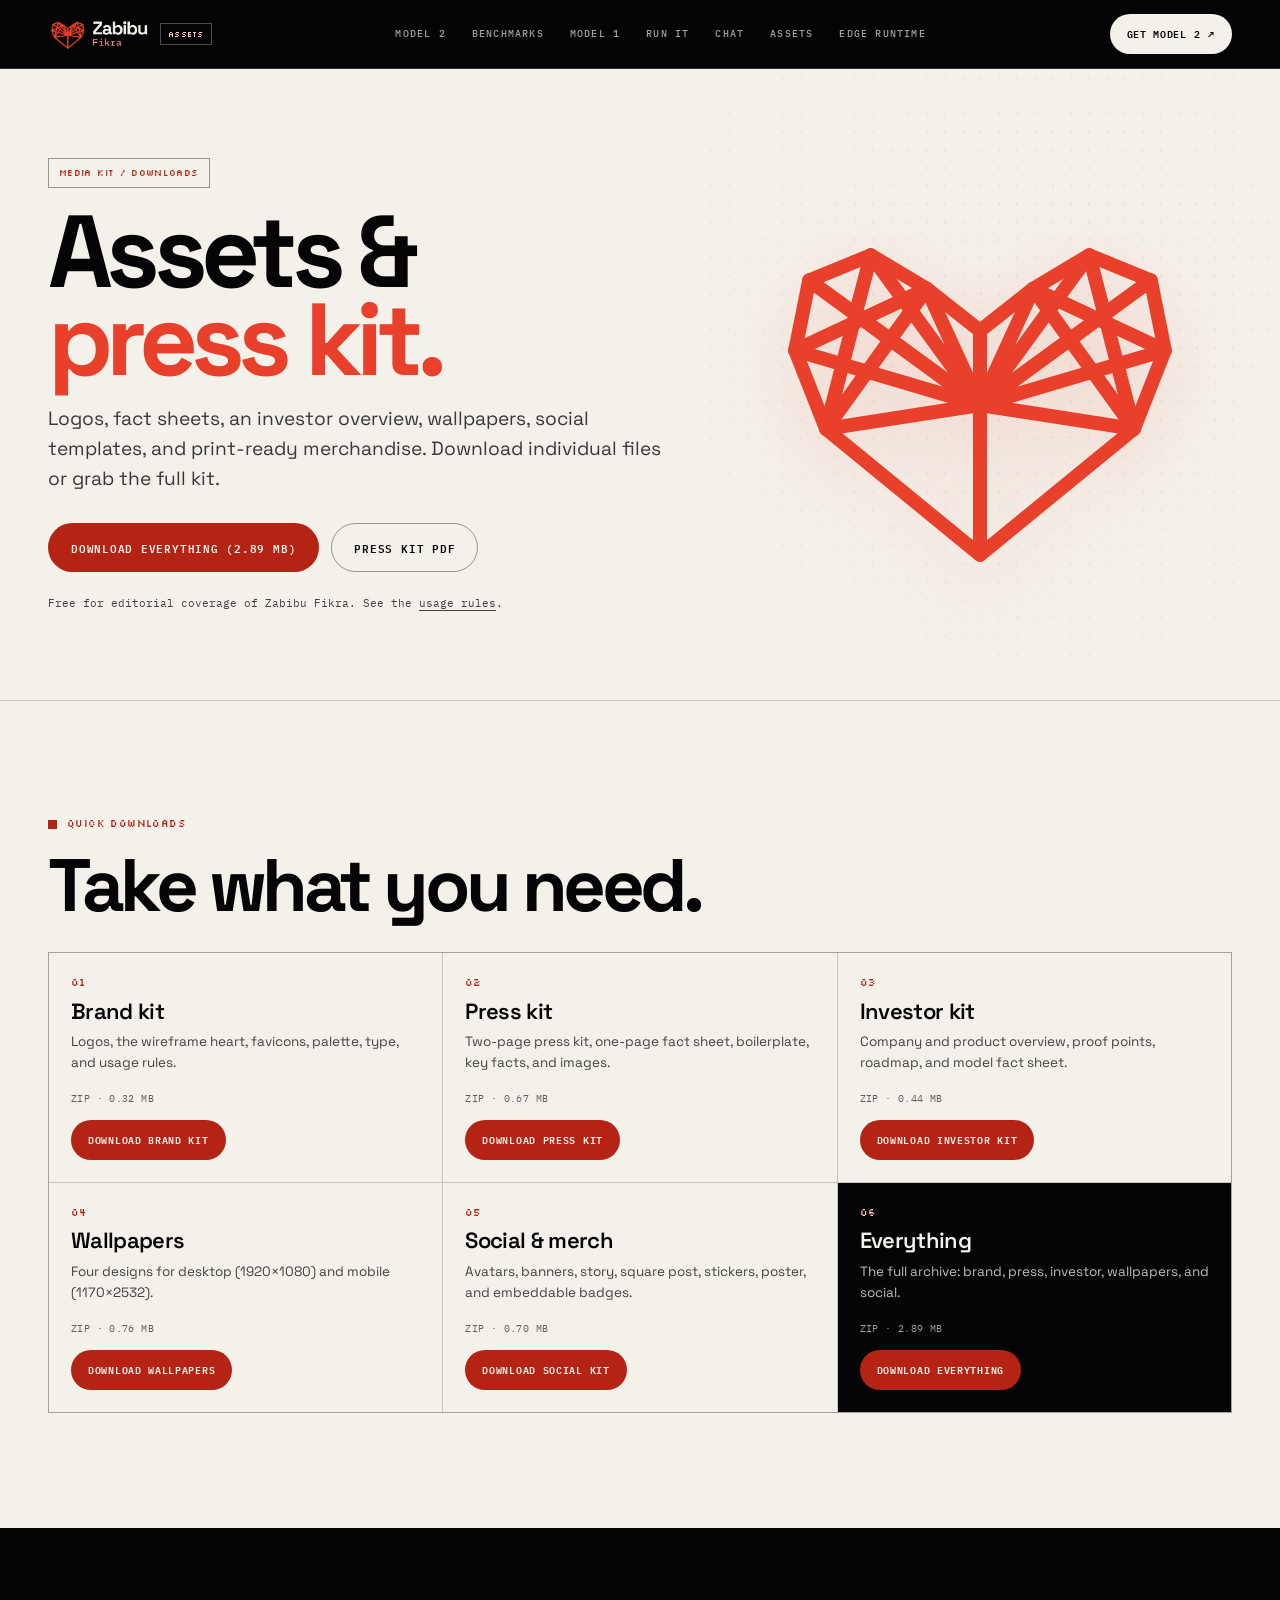
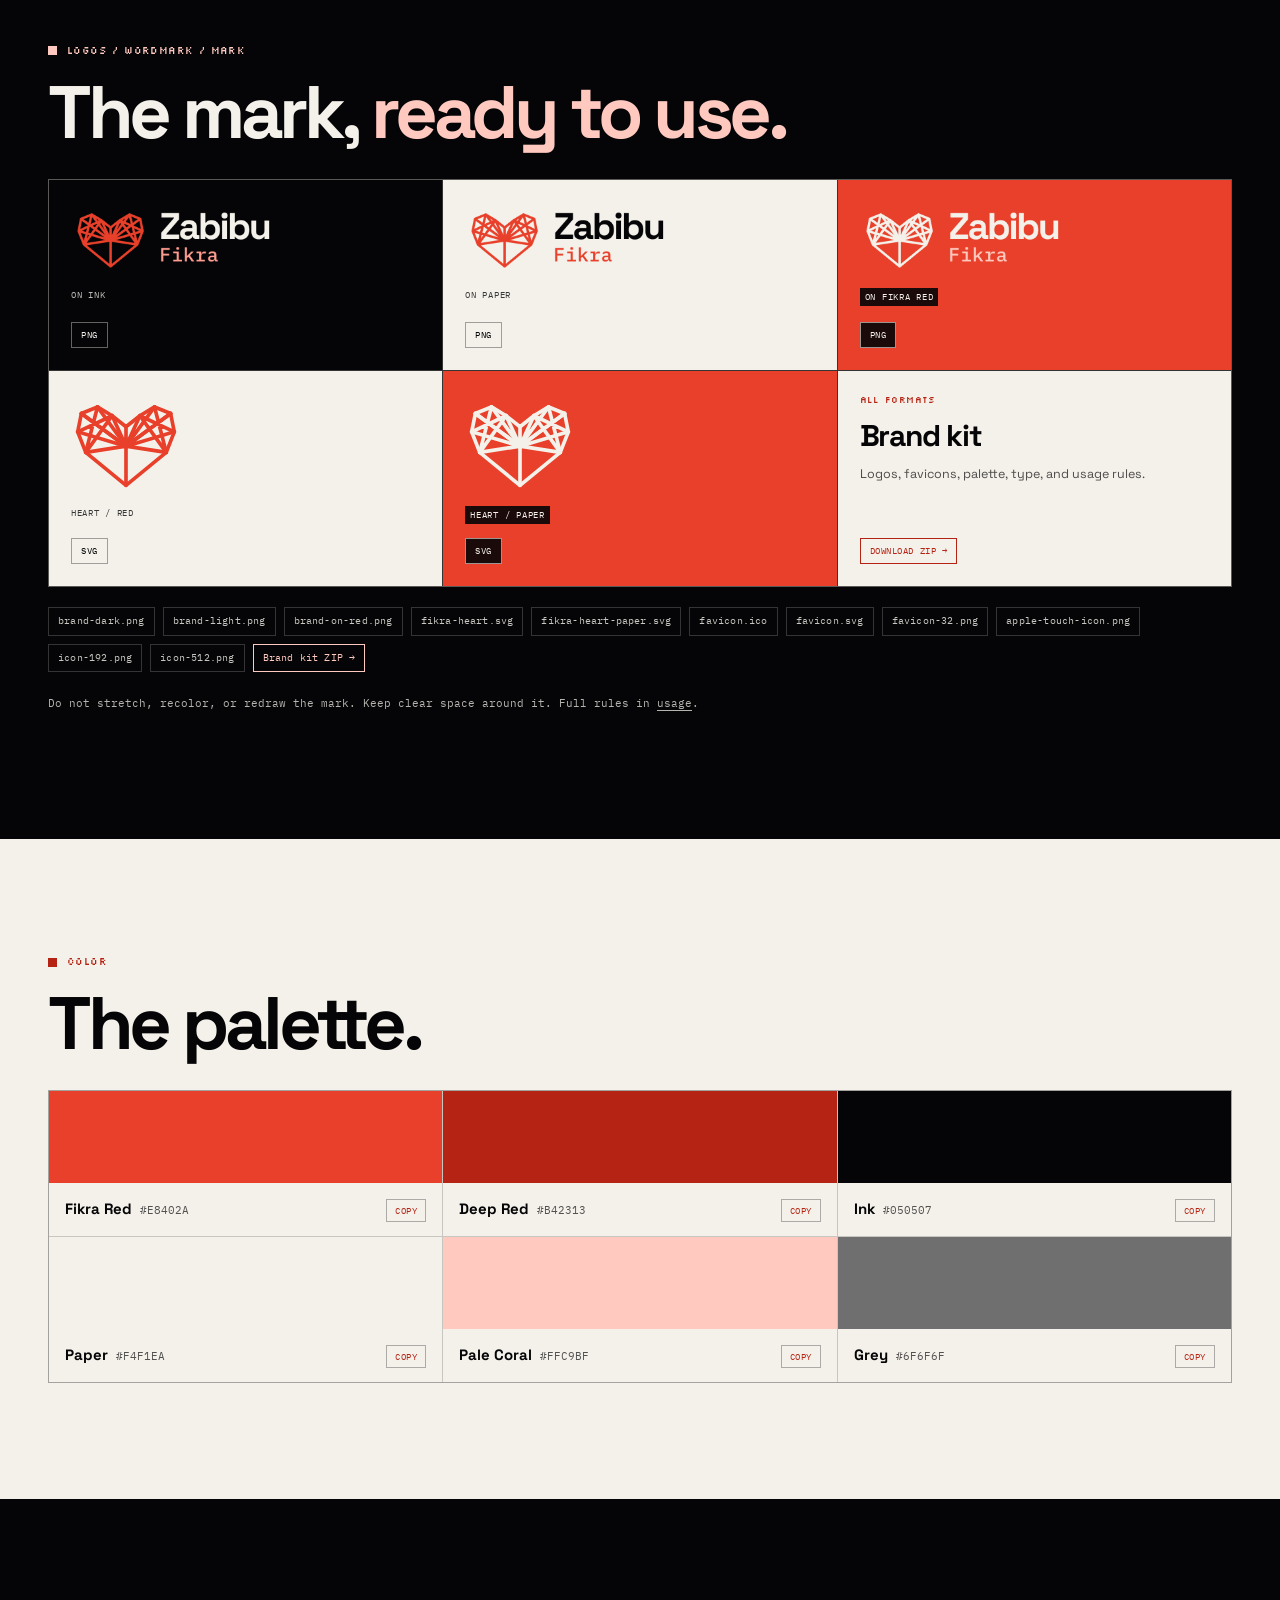
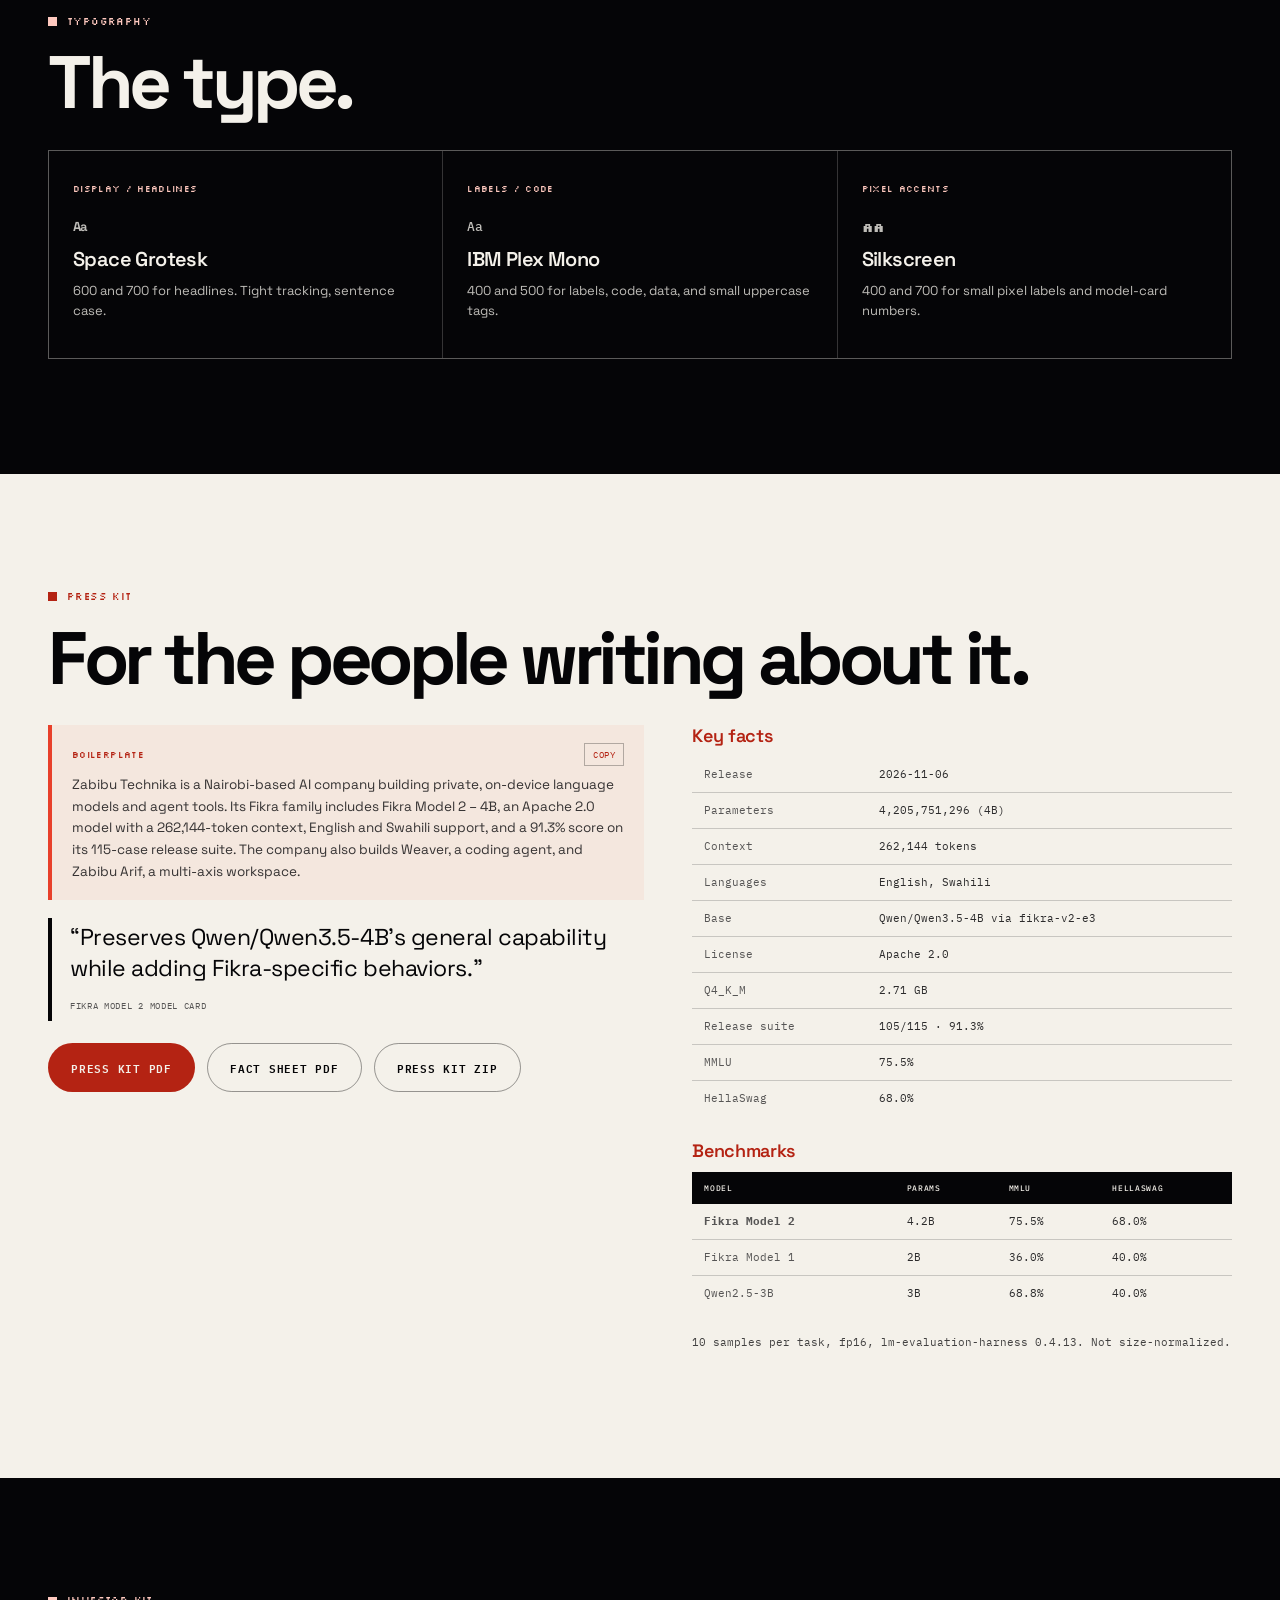
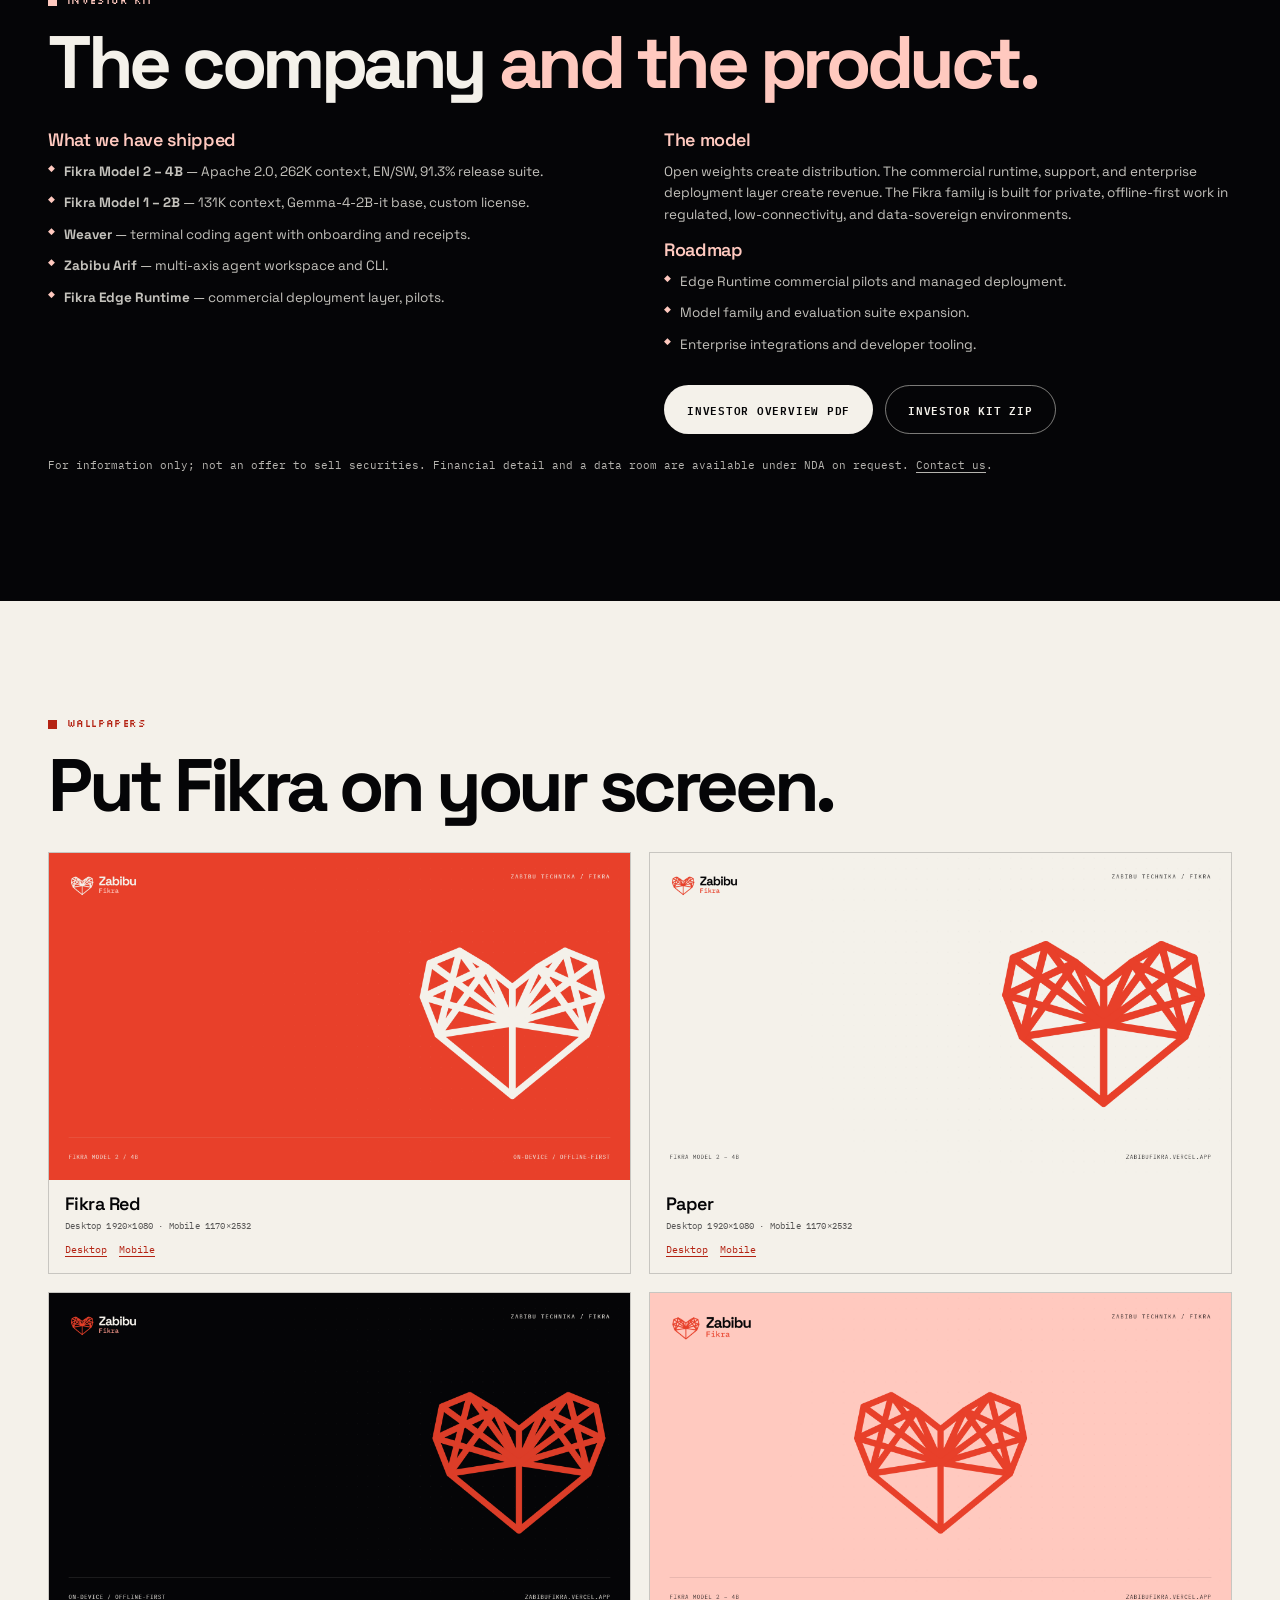
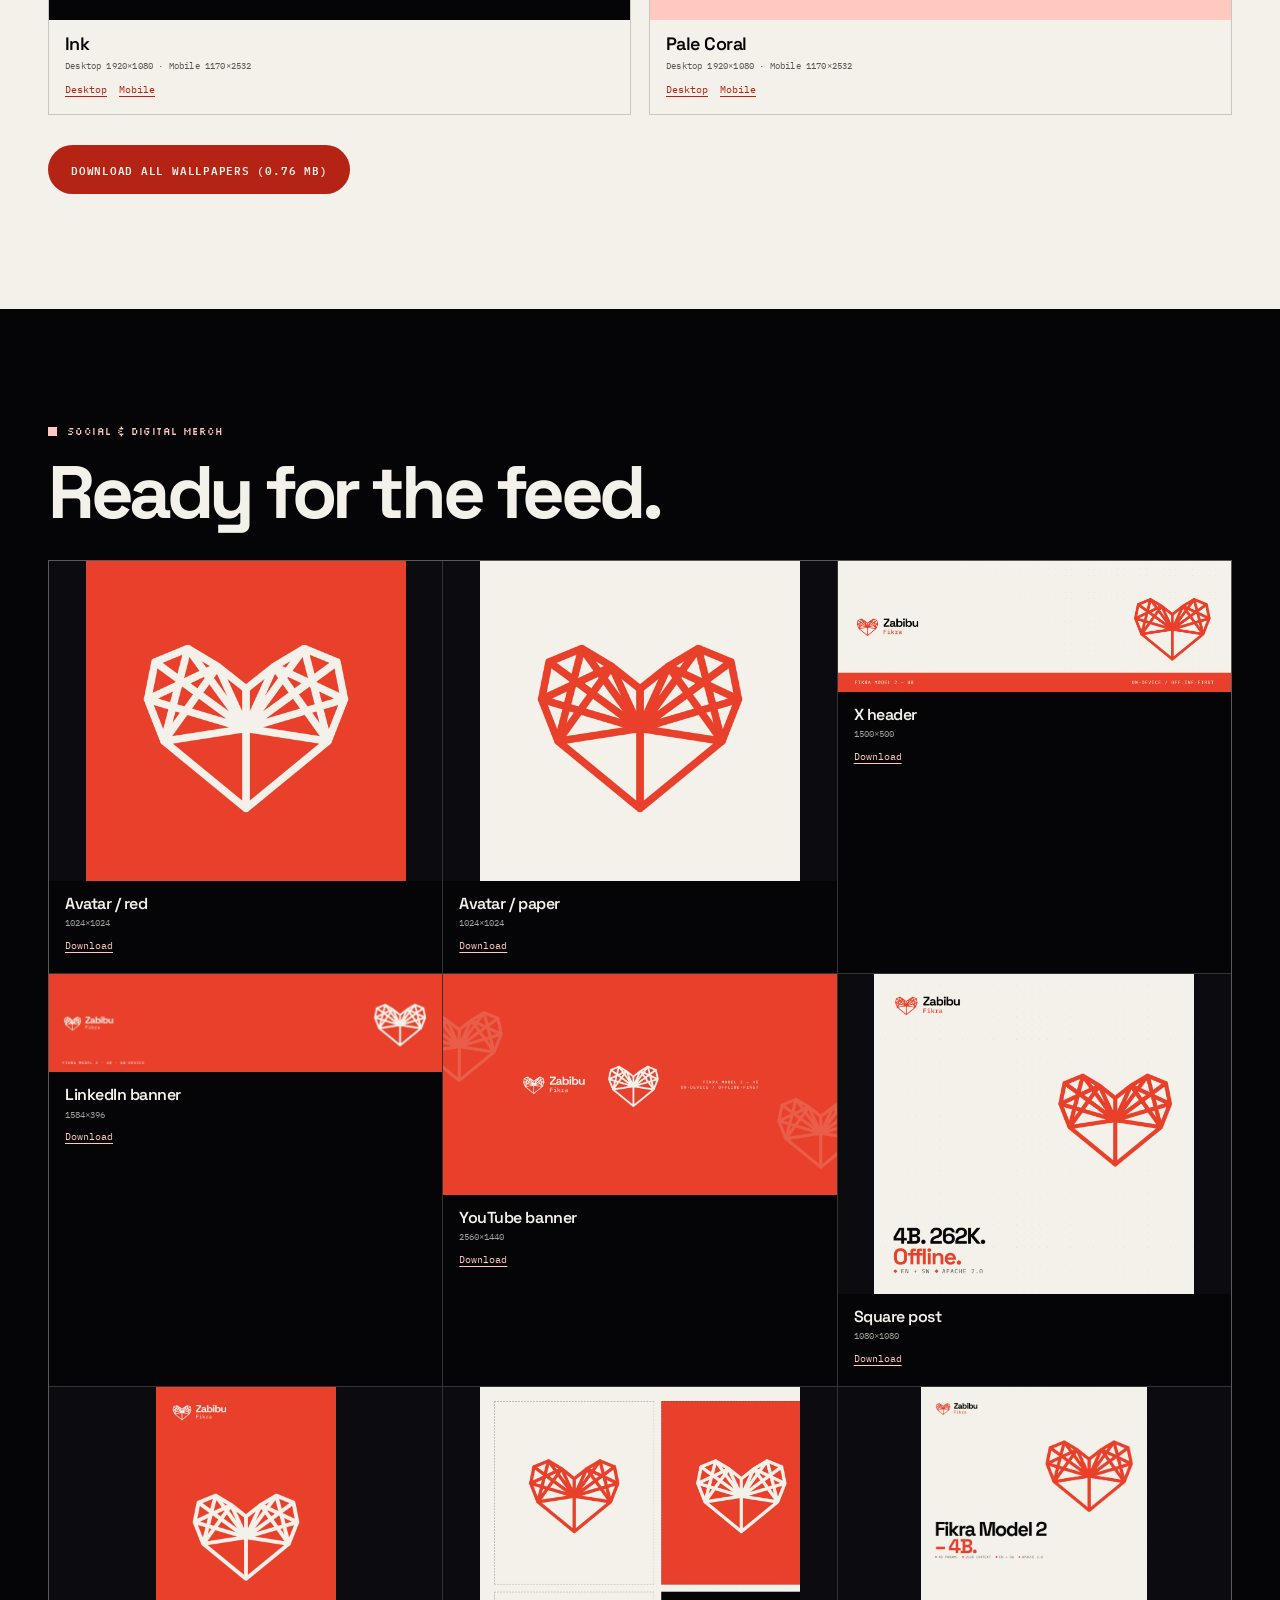
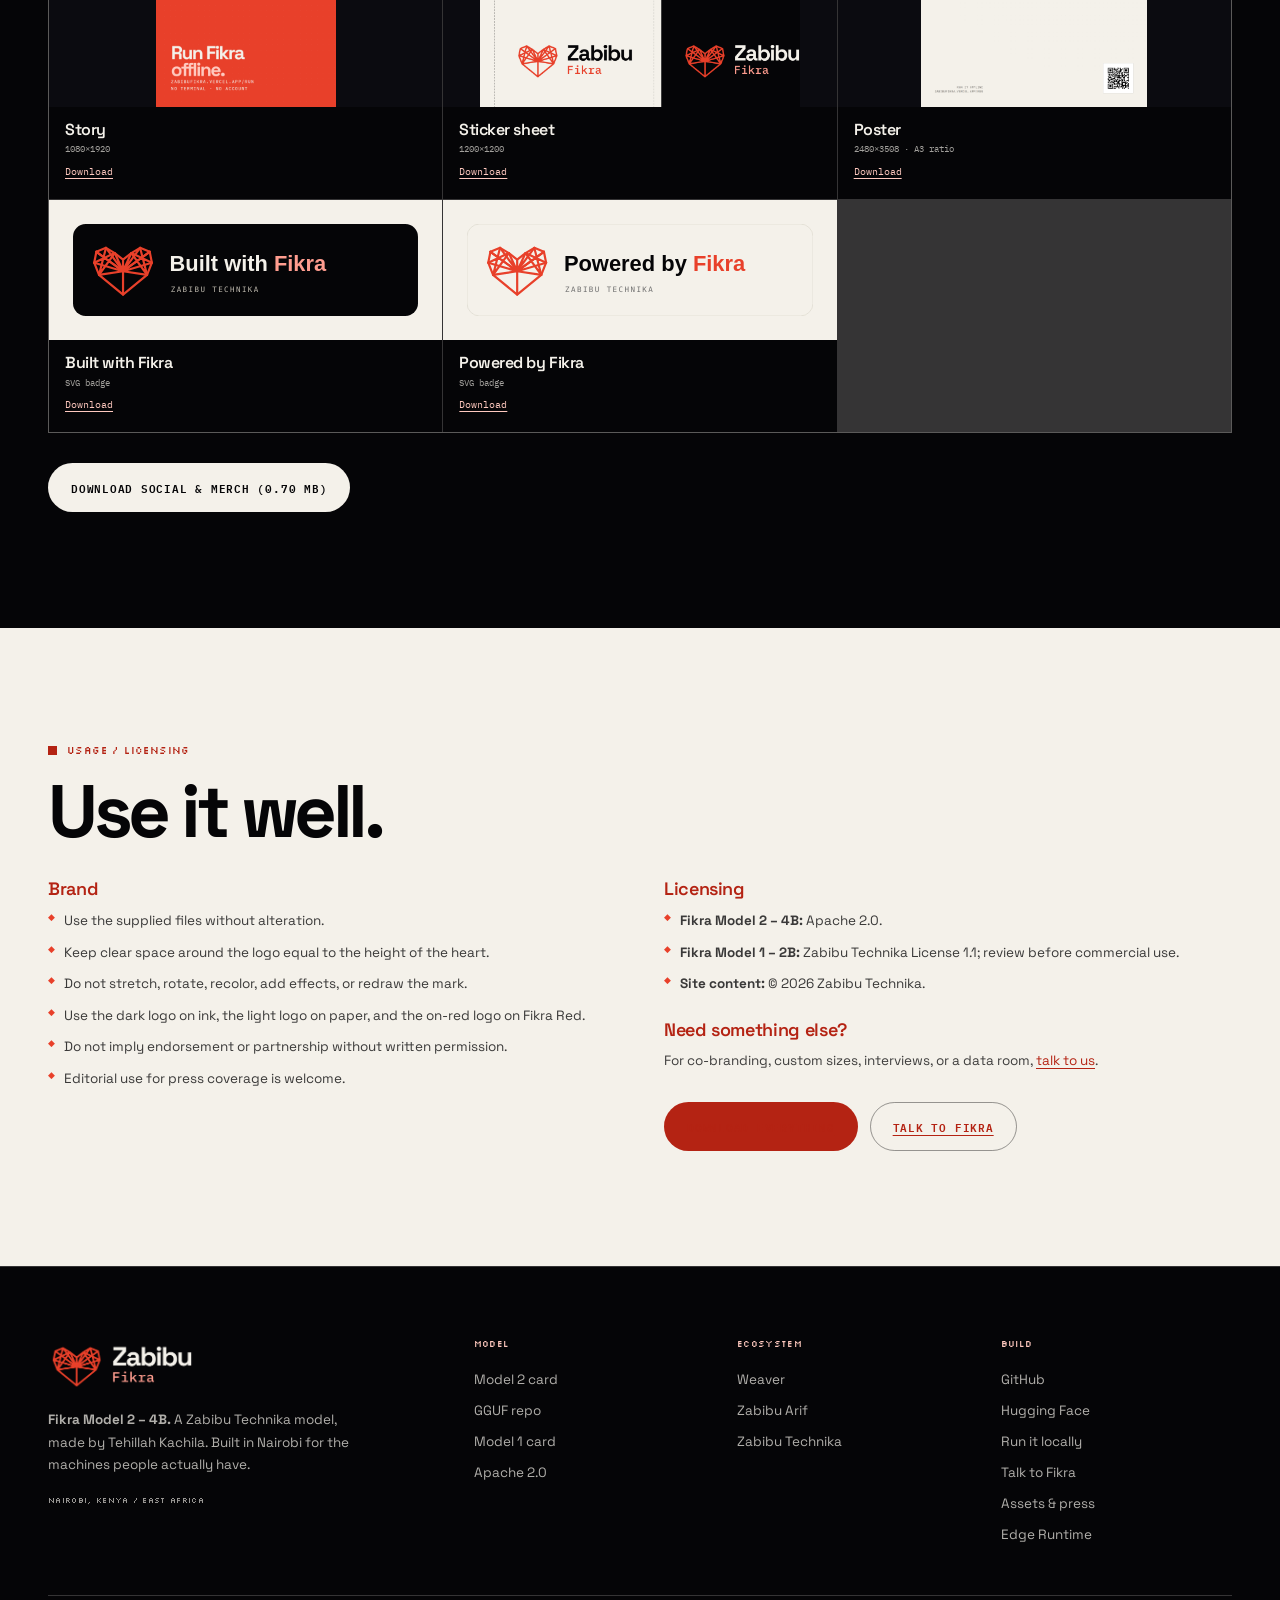
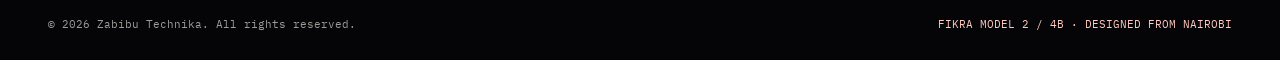
<file: sites/fikra/assets/index.html>
<!doctype html>
<html lang="en">
<head>
<meta charset="utf-8">
<meta name="viewport" content="width=device-width, initial-scale=1">
<title>Fikra assets, press kit, and brand downloads</title>
<meta name="description" content="Download Zabibu Fikra logos, press kit, investor overview, model fact sheet, wallpapers, social templates, badges, and digital merchandise.">
<meta name="theme-color" content="#050507">
<link rel="icon" href="/favicon.ico" sizes="any">
<link rel="icon" type="image/svg+xml" href="/assets/favicon.svg">
<link rel="icon" type="image/png" sizes="32x32" href="/assets/favicon-32.png">
<link rel="apple-touch-icon" sizes="180x180" href="/assets/apple-touch-icon.png">
<link rel="manifest" href="/site.webmanifest">
<link rel="canonical" href="https://zabibufikra.vercel.app/assets/">
<meta name="robots" content="index, follow, max-image-preview:large, max-snippet:-1, max-video-preview:-1">
<meta name="author" content="Zabibu Technika">
<meta name="application-name" content="Zabibu Fikra">
<meta name="keywords" content="Fikra assets, Fikra press kit, Fikra media kit, Fikra logos, Fikra wallpapers, Zabibu Technika press, investor one-pager, Fikra brand">
<link rel="alternate" type="text/plain" href="/llms.txt" title="LLM-readable summary">
<meta property="og:type" content="website">
<meta property="og:site_name" content="Zabibu Fikra">
<meta property="og:title" content="Fikra assets, press kit, and brand downloads">
<meta property="og:description" content="Logos, press kit, investor overview, model fact sheet, wallpapers, social templates, badges, and digital merchandise.">
<meta property="og:url" content="https://zabibufikra.vercel.app/assets/">
<meta property="og:image" content="https://zabibufikra.vercel.app/assets/og-assets.png">
<meta property="og:image:width" content="1200">
<meta property="og:image:height" content="630">
<meta property="og:image:alt" content="Zabibu Fikra assets and press kit">
<meta property="og:locale" content="en_US">
<meta name="twitter:card" content="summary_large_image">
<meta name="twitter:title" content="Fikra assets, press kit, and brand downloads">
<meta name="twitter:description" content="Logos, press kit, investor overview, fact sheet, wallpapers, social templates, and digital merch.">
<meta name="twitter:image" content="https://zabibufikra.vercel.app/assets/og-assets.png">
<meta name="twitter:image:alt" content="Zabibu Fikra assets and press kit">
<link rel="preconnect" href="https://fonts.googleapis.com">
<link rel="preconnect" href="https://fonts.gstatic.com" crossorigin>
<link href="https://fonts.googleapis.com/css2?family=Space+Grotesk:wght@300;400;500;600;700&family=IBM+Plex+Mono:wght@400;500;600&family=Silkscreen:wght@400;700&display=swap" rel="stylesheet">
<link rel="stylesheet" href="../style.css">
<link rel="stylesheet" href="kit.css">
<script type="application/ld+json">
{
  "@context": "https://schema.org",
  "@graph": [
    {
      "@type": "Organization",
      "@id": "https://zabibu.vercel.app/#organization",
      "name": "Zabibu Technika",
      "url": "https://zabibu.vercel.app",
      "logo": "https://zabibufikra.vercel.app/assets/icon-512.png",
      "foundingLocation": { "@type": "Place", "name": "Nairobi, Kenya" },
      "sameAs": [
        "https://huggingface.co/zabibutechnika",
        "https://github.com/Zabibu-Technika"
      ]
    },
    {
      "@type": "WebSite",
      "@id": "https://zabibufikra.vercel.app/#website",
      "url": "https://zabibufikra.vercel.app/",
      "name": "Zabibu Fikra",
      "publisher": { "@id": "https://zabibu.vercel.app/#organization" },
      "inLanguage": "en"
    },
    {
      "@type": "CollectionPage",
      "@id": "https://zabibufikra.vercel.app/assets/#page",
      "url": "https://zabibufikra.vercel.app/assets/",
      "name": "Fikra assets, press kit, and brand downloads",
      "description": "Logos, press kit, investor overview, model fact sheet, wallpapers, social templates, badges, and digital merchandise for Zabibu Fikra.",
      "isPartOf": { "@id": "https://zabibufikra.vercel.app/#website" },
      "publisher": { "@id": "https://zabibu.vercel.app/#organization" },
      "inLanguage": "en"
    },
    {
      "@type": "BreadcrumbList",
      "@id": "https://zabibufikra.vercel.app/assets/#breadcrumbs",
      "itemListElement": [
        { "@type": "ListItem", "position": 1, "name": "Fikra", "item": "https://zabibufikra.vercel.app/" },
        { "@type": "ListItem", "position": 2, "name": "Assets & press kit", "item": "https://zabibufikra.vercel.app/assets/" }
      ]
    },
    {
      "@type": "ItemList",
      "@id": "https://zabibufikra.vercel.app/assets/#downloads",
      "name": "Fikra downloadable assets",
      "itemListElement": [
        { "@type": "ListItem", "position": 1, "name": "Brand kit", "url": "https://zabibufikra.vercel.app/downloads/fikra-brand-kit.zip" },
        { "@type": "ListItem", "position": 2, "name": "Press kit", "url": "https://zabibufikra.vercel.app/downloads/fikra-press-kit.zip" },
        { "@type": "ListItem", "position": 3, "name": "Investor kit", "url": "https://zabibufikra.vercel.app/downloads/fikra-investor-kit.zip" },
        { "@type": "ListItem", "position": 4, "name": "Wallpapers", "url": "https://zabibufikra.vercel.app/downloads/fikra-wallpapers.zip" },
        { "@type": "ListItem", "position": 5, "name": "Social and digital merchandise", "url": "https://zabibufikra.vercel.app/downloads/fikra-social-kit.zip" },
        { "@type": "ListItem", "position": 6, "name": "Full asset kit", "url": "https://zabibufikra.vercel.app/downloads/fikra-all-assets.zip" }
      ]
    }
  ]
}
</script>
</head>
<body>
<a class="skip" href="#main">Skip to content</a>

<header class="site-header">
  <div class="header-inner">
    <a class="brand" href="../">
      <img class="brand-logo" src="brand-dark.png" alt="Zabibu Fikra">
      <span class="brand-tag">ASSETS</span>
    </a>
    <nav class="site-nav" aria-label="Primary">
      <a href="../#model-2">Model 2</a>
      <a href="../#benchmarks">Benchmarks</a>
      <a href="../#model-1">Model 1</a>
      <a href="../run/">Run it</a>
      <a href="../chat/">Chat</a>
      <a href="./" aria-current="page">Assets</a>
      <a href="../runtime/">Edge Runtime</a>
    </nav>
    <div class="header-actions">
      <a class="btn btn-paper btn-sm" href="https://huggingface.co/zabibutechnika/Fikra-Model-2-4B">Get Model 2 <span aria-hidden="true">↗</span></a>
    </div>
  </div>
</header>

<main id="main">
  <section class="kit-hero">
    <div class="wrap kit-hero-inner">
      <div>
        <span class="kit-tag">MEDIA KIT / DOWNLOADS</span>
        <h1>Assets &<br><span class="red-text">press kit.</span></h1>
        <p class="lead">
          Logos, fact sheets, an investor overview, wallpapers, social templates,
          and print-ready merchandise. Download individual files or grab the full kit.
        </p>
        <div class="cta-row">
          <a class="btn btn-blue" href="../downloads/fikra-all-assets.zip" download>Download everything (2.89 MB)</a>
          <a class="btn btn-outline-dark" href="../downloads/fikra-press-kit.pdf" download>Press kit PDF</a>
        </div>
        <p class="fine">Free for editorial coverage of Zabibu Fikra. See the <a href="#usage">usage rules</a>.</p>
      </div>
      <div class="kit-hero-art" aria-hidden="true">
        <img src="fikra-heart.svg" alt="">
      </div>
    </div>
  </section>

  <section class="section paper" id="downloads">
    <div class="wrap">
      <p class="eyebrow">Quick downloads</p>
      <h2>Take what you need.</h2>
      <div class="kit-download-grid">
        <article class="kit-card">
          <span class="kit-n">01</span>
          <h3>Brand kit</h3>
          <p>Logos, the wireframe heart, favicons, palette, type, and usage rules.</p>
          <span class="kit-meta">ZIP · 0.32 MB</span>
          <a class="btn btn-blue btn-sm" href="../downloads/fikra-brand-kit.zip" download>Download brand kit</a>
        </article>
        <article class="kit-card">
          <span class="kit-n">02</span>
          <h3>Press kit</h3>
          <p>Two-page press kit, one-page fact sheet, boilerplate, key facts, and images.</p>
          <span class="kit-meta">ZIP · 0.67 MB</span>
          <a class="btn btn-blue btn-sm" href="../downloads/fikra-press-kit.zip" download>Download press kit</a>
        </article>
        <article class="kit-card">
          <span class="kit-n">03</span>
          <h3>Investor kit</h3>
          <p>Company and product overview, proof points, roadmap, and model fact sheet.</p>
          <span class="kit-meta">ZIP · 0.44 MB</span>
          <a class="btn btn-blue btn-sm" href="../downloads/fikra-investor-kit.zip" download>Download investor kit</a>
        </article>
        <article class="kit-card">
          <span class="kit-n">04</span>
          <h3>Wallpapers</h3>
          <p>Four designs for desktop (1920×1080) and mobile (1170×2532).</p>
          <span class="kit-meta">ZIP · 0.76 MB</span>
          <a class="btn btn-blue btn-sm" href="../downloads/fikra-wallpapers.zip" download>Download wallpapers</a>
        </article>
        <article class="kit-card">
          <span class="kit-n">05</span>
          <h3>Social & merch</h3>
          <p>Avatars, banners, story, square post, stickers, poster, and embeddable badges.</p>
          <span class="kit-meta">ZIP · 0.70 MB</span>
          <a class="btn btn-blue btn-sm" href="../downloads/fikra-social-kit.zip" download>Download social kit</a>
        </article>
        <article class="kit-card kit-card-all">
          <span class="kit-n">06</span>
          <h3>Everything</h3>
          <p>The full archive: brand, press, investor, wallpapers, and social.</p>
          <span class="kit-meta">ZIP · 2.89 MB</span>
          <a class="btn btn-blue btn-sm" href="../downloads/fikra-all-assets.zip" download>Download everything</a>
        </article>
      </div>
    </div>
  </section>

  <section class="section ink" id="logos">
    <div class="wrap">
      <p class="eyebrow">Logos / wordmark / mark</p>
      <h2>The mark, <span class="pink-text">ready to use.</span></h2>
      <div class="logo-grid">
        <article class="logo-card dark">
          <img src="brand-dark.png" alt="Zabibu Fikra logo for dark backgrounds">
          <span>On ink</span>
          <a class="chip-link" href="brand-dark.png" download>PNG</a>
        </article>
        <article class="logo-card light">
          <img src="brand-light.png" alt="Zabibu Fikra logo for light backgrounds">
          <span>On paper</span>
          <a class="chip-link" href="brand-light.png" download>PNG</a>
        </article>
        <article class="logo-card red">
          <img src="brand-on-red.png" alt="Zabibu Fikra logo for red backgrounds">
          <span>On Fikra Red</span>
          <a class="chip-link light-link" href="brand-on-red.png" download>PNG</a>
        </article>
        <article class="logo-card light mark">
          <img src="fikra-heart.svg" alt="Fikra wireframe heart mark">
          <span>Heart / red</span>
          <a class="chip-link" href="fikra-heart.svg" download>SVG</a>
        </article>
        <article class="logo-card red mark">
          <img src="fikra-heart-paper.svg" alt="Fikra wireframe heart mark in paper">
          <span>Heart / paper</span>
          <a class="chip-link light-link" href="fikra-heart-paper.svg" download>SVG</a>
        </article>
        <article class="logo-card light bundle-card">
          <span class="bundle-label">ALL FORMATS</span>
          <strong class="bundle-title">Brand kit</strong>
          <span class="bundle-copy">Logos, favicons, palette, type, and usage rules.</span>
          <a class="chip-link" href="../downloads/fikra-brand-kit.zip" download>Download ZIP →</a>
        </article>
      </div>
      <div class="asset-links">
        <a href="brand-dark.png" download>brand-dark.png</a>
        <a href="brand-light.png" download>brand-light.png</a>
        <a href="brand-on-red.png" download>brand-on-red.png</a>
        <a href="fikra-heart.svg" download>fikra-heart.svg</a>
        <a href="fikra-heart-paper.svg" download>fikra-heart-paper.svg</a>
        <a href="../favicon.ico" download>favicon.ico</a>
        <a href="favicon.svg" download>favicon.svg</a>
        <a href="favicon-32.png" download>favicon-32.png</a>
        <a href="apple-touch-icon.png" download>apple-touch-icon.png</a>
        <a href="icon-192.png" download>icon-192.png</a>
        <a href="icon-512.png" download>icon-512.png</a>
        <a class="asset-cta" href="../downloads/fikra-brand-kit.zip" download>Brand kit ZIP →</a>
      </div>
      <p class="fine">Do not stretch, recolor, or redraw the mark. Keep clear space around it. Full rules in <a href="#usage">usage</a>.</p>
    </div>
  </section>

  <section class="section paper" id="color">
    <div class="wrap">
      <p class="eyebrow">Color</p>
      <h2>The palette.</h2>
      <div class="swatch-grid">
        <article class="swatch">
          <div class="swatch-color" style="background:#e8402a"></div>
          <div class="swatch-meta"><strong>Fikra Red</strong><span>#E8402A</span><button type="button" data-copy="#E8402A">Copy</button></div>
        </article>
        <article class="swatch">
          <div class="swatch-color" style="background:#b42313"></div>
          <div class="swatch-meta"><strong>Deep Red</strong><span>#B42313</span><button type="button" data-copy="#B42313">Copy</button></div>
        </article>
        <article class="swatch">
          <div class="swatch-color" style="background:#050507"></div>
          <div class="swatch-meta"><strong>Ink</strong><span>#050507</span><button type="button" data-copy="#050507">Copy</button></div>
        </article>
        <article class="swatch">
          <div class="swatch-color" style="background:#f4f1ea"></div>
          <div class="swatch-meta"><strong>Paper</strong><span>#F4F1EA</span><button type="button" data-copy="#F4F1EA">Copy</button></div>
        </article>
        <article class="swatch">
          <div class="swatch-color" style="background:#ffc9bf"></div>
          <div class="swatch-meta"><strong>Pale Coral</strong><span>#FFC9BF</span><button type="button" data-copy="#FFC9BF">Copy</button></div>
        </article>
        <article class="swatch">
          <div class="swatch-color" style="background:#6f6f6f"></div>
          <div class="swatch-meta"><strong>Grey</strong><span>#6F6F6F</span><button type="button" data-copy="#6F6F6F">Copy</button></div>
        </article>
      </div>
    </div>
  </section>

  <section class="section ink" id="type">
    <div class="wrap">
      <p class="eyebrow">Typography</p>
      <h2>The type.</h2>
      <div class="type-grid">
        <article class="type-card">
          <span class="type-label">Display / headlines</span>
          <p class="type-sample space">Aa</p>
          <h3>Space Grotesk</h3>
          <p>600 and 700 for headlines. Tight tracking, sentence case.</p>
        </article>
        <article class="type-card">
          <span class="type-label">Labels / code</span>
          <p class="type-sample mono">Aa</p>
          <h3>IBM Plex Mono</h3>
          <p>400 and 500 for labels, code, data, and small uppercase tags.</p>
        </article>
        <article class="type-card">
          <span class="type-label">Pixel accents</span>
          <p class="type-sample pixel">Aa</p>
          <h3>Silkscreen</h3>
          <p>400 and 700 for small pixel labels and model-card numbers.</p>
        </article>
      </div>
    </div>
  </section>

  <section class="section paper" id="press">
    <div class="wrap">
      <p class="eyebrow">Press kit</p>
      <h2>For the people writing about it.</h2>
      <div class="press-grid">
        <div>
          <div class="boilerplate">
            <div class="boilerplate-head"><strong>Boilerplate</strong><button type="button" data-copy-target="#boilerplate-text">Copy</button></div>
            <p id="boilerplate-text">Zabibu Technika is a Nairobi-based AI company building private, on-device language models and agent tools. Its Fikra family includes Fikra Model 2 – 4B, an Apache 2.0 model with a 262,144-token context, English and Swahili support, and a 91.3% score on its 115-case release suite. The company also builds Weaver, a coding agent, and Zabibu Arif, a multi-axis workspace.</p>
          </div>
          <div class="quote-card">
            <p>“Preserves Qwen/Qwen3.5-4B's general capability while adding Fikra-specific behaviors.”</p>
            <span>Fikra Model 2 model card</span>
          </div>
          <div class="cta-row">
            <a class="btn btn-blue" href="../downloads/fikra-press-kit.pdf" download>Press kit PDF</a>
            <a class="btn btn-outline-dark" href="../downloads/fikra-model-fact-sheet.pdf" download>Fact sheet PDF</a>
            <a class="btn btn-outline-dark" href="../downloads/fikra-press-kit.zip" download>Press kit ZIP</a>
          </div>
        </div>
        <div>
          <h3 class="subhead">Key facts</h3>
          <table class="kit-table">
            <tbody>
              <tr><td>Release</td><td>2026-11-06</td></tr>
              <tr><td>Parameters</td><td>4,205,751,296 (4B)</td></tr>
              <tr><td>Context</td><td>262,144 tokens</td></tr>
              <tr><td>Languages</td><td>English, Swahili</td></tr>
              <tr><td>Base</td><td>Qwen/Qwen3.5-4B via fikra-v2-e3</td></tr>
              <tr><td>License</td><td>Apache 2.0</td></tr>
              <tr><td>Q4_K_M</td><td>2.71 GB</td></tr>
              <tr><td>Release suite</td><td>105/115 · 91.3%</td></tr>
              <tr><td>MMLU</td><td>75.5%</td></tr>
              <tr><td>HellaSwag</td><td>68.0%</td></tr>
            </tbody>
          </table>
          <h3 class="subhead">Benchmarks</h3>
          <table class="kit-table">
            <thead><tr><th>Model</th><th>Params</th><th>MMLU</th><th>HellaSwag</th></tr></thead>
            <tbody>
              <tr><td><strong>Fikra Model 2</strong></td><td>4.2B</td><td>75.5%</td><td>68.0%</td></tr>
              <tr><td>Fikra Model 1</td><td>2B</td><td>36.0%</td><td>40.0%</td></tr>
              <tr><td>Qwen2.5-3B</td><td>3B</td><td>68.8%</td><td>40.0%</td></tr>
            </tbody>
          </table>
          <p class="fine">10 samples per task, fp16, lm-evaluation-harness 0.4.13. Not size-normalized.</p>
        </div>
      </div>
    </div>
  </section>

  <section class="section ink" id="investor">
    <div class="wrap">
      <p class="eyebrow">Investor kit</p>
      <h2>The company <span class="pink-text">and the product.</span></h2>
      <div class="investor-grid">
        <div>
          <h3 class="subhead">What we have shipped</h3>
          <ul class="kit-list">
            <li><strong>Fikra Model 2 – 4B</strong> — Apache 2.0, 262K context, EN/SW, 91.3% release suite.</li>
            <li><strong>Fikra Model 1 – 2B</strong> — 131K context, Gemma-4-2B-it base, custom license.</li>
            <li><strong>Weaver</strong> — terminal coding agent with onboarding and receipts.</li>
            <li><strong>Zabibu Arif</strong> — multi-axis agent workspace and CLI.</li>
            <li><strong>Fikra Edge Runtime</strong> — commercial deployment layer, pilots.</li>
          </ul>
        </div>
        <div>
          <h3 class="subhead">The model</h3>
          <p>Open weights create distribution. The commercial runtime, support, and enterprise deployment layer create revenue. The Fikra family is built for private, offline-first work in regulated, low-connectivity, and data-sovereign environments.</p>
          <h3 class="subhead">Roadmap</h3>
          <ul class="kit-list">
            <li>Edge Runtime commercial pilots and managed deployment.</li>
            <li>Model family and evaluation suite expansion.</li>
            <li>Enterprise integrations and developer tooling.</li>
          </ul>
          <div class="cta-row">
            <a class="btn btn-paper" href="../downloads/fikra-investor-one-pager.pdf" download>Investor overview PDF</a>
            <a class="btn btn-outline-light" href="../downloads/fikra-investor-kit.zip" download>Investor kit ZIP</a>
          </div>
        </div>
      </div>
      <p class="fine">For information only; not an offer to sell securities. Financial detail and a data room are available under NDA on request. <a href="https://zabibu.vercel.app/contact">Contact us</a>.</p>
    </div>
  </section>

  <section class="section paper" id="wallpapers">
    <div class="wrap">
      <p class="eyebrow">Wallpapers</p>
      <h2>Put Fikra on your screen.</h2>
      <div class="wallpaper-grid">
        <article class="wallpaper-card">
          <img src="wallpapers/wallpaper-red-desktop.png" alt="Fikra red wallpaper with a paper wireframe heart" loading="lazy">
          <div><h3>Fikra Red</h3><span>Desktop 1920×1080 · Mobile 1170×2532</span><div class="mini-links"><a href="wallpapers/wallpaper-red-desktop.png" download>Desktop</a><a href="wallpapers/wallpaper-red-mobile.png" download>Mobile</a></div></div>
        </article>
        <article class="wallpaper-card">
          <img src="wallpapers/wallpaper-paper-desktop.png" alt="Fikra paper wallpaper with a red wireframe heart" loading="lazy">
          <div><h3>Paper</h3><span>Desktop 1920×1080 · Mobile 1170×2532</span><div class="mini-links"><a href="wallpapers/wallpaper-paper-desktop.png" download>Desktop</a><a href="wallpapers/wallpaper-paper-mobile.png" download>Mobile</a></div></div>
        </article>
        <article class="wallpaper-card">
          <img src="wallpapers/wallpaper-ink-desktop.png" alt="Fikra ink wallpaper with a red wireframe heart" loading="lazy">
          <div><h3>Ink</h3><span>Desktop 1920×1080 · Mobile 1170×2532</span><div class="mini-links"><a href="wallpapers/wallpaper-ink-desktop.png" download>Desktop</a><a href="wallpapers/wallpaper-ink-mobile.png" download>Mobile</a></div></div>
        </article>
        <article class="wallpaper-card">
          <img src="wallpapers/wallpaper-pale-desktop.png" alt="Fikra pale coral wallpaper with a red wireframe heart" loading="lazy">
          <div><h3>Pale Coral</h3><span>Desktop 1920×1080 · Mobile 1170×2532</span><div class="mini-links"><a href="wallpapers/wallpaper-pale-desktop.png" download>Desktop</a><a href="wallpapers/wallpaper-pale-mobile.png" download>Mobile</a></div></div>
        </article>
      </div>
      <div class="cta-row">
        <a class="btn btn-blue" href="../downloads/fikra-wallpapers.zip" download>Download all wallpapers (0.76 MB)</a>
      </div>
    </div>
  </section>

  <section class="section ink" id="social">
    <div class="wrap">
      <p class="eyebrow">Social & digital merch</p>
      <h2>Ready for the feed.</h2>
      <div class="social-grid">
        <article class="social-card">
          <img src="social/avatar-red.png" alt="Fikra avatar on red" loading="lazy">
          <div><h3>Avatar / red</h3><span>1024×1024</span><a href="social/avatar-red.png" download>Download</a></div>
        </article>
        <article class="social-card">
          <img src="social/avatar-paper.png" alt="Fikra avatar on paper" loading="lazy">
          <div><h3>Avatar / paper</h3><span>1024×1024</span><a href="social/avatar-paper.png" download>Download</a></div>
        </article>
        <article class="social-card">
          <img src="social/x-header.png" alt="Fikra X header" loading="lazy">
          <div><h3>X header</h3><span>1500×500</span><a href="social/x-header.png" download>Download</a></div>
        </article>
        <article class="social-card">
          <img src="social/linkedin.png" alt="Fikra LinkedIn banner" loading="lazy">
          <div><h3>LinkedIn banner</h3><span>1584×396</span><a href="social/linkedin.png" download>Download</a></div>
        </article>
        <article class="social-card">
          <img src="social/youtube.png" alt="Fikra YouTube banner" loading="lazy">
          <div><h3>YouTube banner</h3><span>2560×1440</span><a href="social/youtube.png" download>Download</a></div>
        </article>
        <article class="social-card">
          <img src="social/square.png" alt="Fikra square social post" loading="lazy">
          <div><h3>Square post</h3><span>1080×1080</span><a href="social/square.png" download>Download</a></div>
        </article>
        <article class="social-card">
          <img src="social/story.png" alt="Fikra vertical story" loading="lazy">
          <div><h3>Story</h3><span>1080×1920</span><a href="social/story.png" download>Download</a></div>
        </article>
        <article class="social-card">
          <img src="social/stickers.png" alt="Fikra sticker sheet" loading="lazy">
          <div><h3>Sticker sheet</h3><span>1200×1200</span><a href="social/stickers.png" download>Download</a></div>
        </article>
        <article class="social-card wide">
          <img src="social/poster.png" alt="Fikra A3 poster" loading="lazy">
          <div><h3>Poster</h3><span>2480×3508 · A3 ratio</span><a href="social/poster.png" download>Download</a></div>
        </article>
        <article class="social-card badge-card">
          <img src="social/built-with-fikra.svg" alt="Built with Fikra badge" loading="lazy">
          <div><h3>Built with Fikra</h3><span>SVG badge</span><a href="social/built-with-fikra.svg" download>Download</a></div>
        </article>
        <article class="social-card badge-card">
          <img src="social/powered-by-fikra.svg" alt="Powered by Fikra badge" loading="lazy">
          <div><h3>Powered by Fikra</h3><span>SVG badge</span><a href="social/powered-by-fikra.svg" download>Download</a></div>
        </article>
      </div>
      <div class="cta-row">
        <a class="btn btn-paper" href="../downloads/fikra-social-kit.zip" download>Download social & merch (0.70 MB)</a>
      </div>
    </div>
  </section>

  <section class="section paper" id="usage">
    <div class="wrap">
      <p class="eyebrow">Usage / licensing</p>
      <h2>Use it well.</h2>
      <div class="usage-grid">
        <div>
          <h3 class="subhead">Brand</h3>
          <ul class="kit-list dark-list">
            <li>Use the supplied files without alteration.</li>
            <li>Keep clear space around the logo equal to the height of the heart.</li>
            <li>Do not stretch, rotate, recolor, add effects, or redraw the mark.</li>
            <li>Use the dark logo on ink, the light logo on paper, and the on-red logo on Fikra Red.</li>
            <li>Do not imply endorsement or partnership without written permission.</li>
            <li>Editorial use for press coverage is welcome.</li>
          </ul>
        </div>
        <div>
          <h3 class="subhead">Licensing</h3>
          <ul class="kit-list dark-list">
            <li><strong>Fikra Model 2 – 4B:</strong> Apache 2.0.</li>
            <li><strong>Fikra Model 1 – 2B:</strong> Zabibu Technika License 1.1; review before commercial use.</li>
            <li><strong>Site content:</strong> © 2026 Zabibu Technika.</li>
          </ul>
          <h3 class="subhead">Need something else?</h3>
          <p>For co-branding, custom sizes, interviews, or a data room, <a href="https://zabibu.vercel.app/contact">talk to us</a>.</p>
          <div class="cta-row">
            <a class="btn btn-blue" href="../downloads/fikra-all-assets.zip" download>Download everything</a>
            <a class="btn btn-outline-dark" href="../chat/">Talk to Fikra</a>
          </div>
        </div>
      </div>
    </div>
  </section>
</main>

<footer class="site-footer">
  <div class="wrap">
    <div class="footer-grid">
      <div class="footer-brand">
        <img src="brand-dark.png" alt="Zabibu Fikra">
        <p><strong>Fikra Model 2 – 4B.</strong> A Zabibu Technika model, made by Tehillah Kachila. Built in Nairobi for the machines people actually have.</p>
        <p class="loc">Nairobi, Kenya / East Africa</p>
      </div>
      <div class="footer-col">
        <h3>Model</h3>
        <a href="https://huggingface.co/zabibutechnika/Fikra-Model-2-4B">Model 2 card</a>
        <a href="https://huggingface.co/zabibutechnika/Fikra-Model-2-4B-GGUF">GGUF repo</a>
        <a href="https://huggingface.co/zabibutechnika/Zabibu-Fikra-2B">Model 1 card</a>
        <a href="https://www.apache.org/licenses/LICENSE-2.0">Apache 2.0</a>
      </div>
      <div class="footer-col">
        <h3>Ecosystem</h3>
        <a href="https://zabibuweaver.vercel.app">Weaver</a>
        <a href="https://arifagent.vercel.app">Zabibu Arif</a>
        <a href="https://zabibu.vercel.app">Zabibu Technika</a>
      </div>
      <div class="footer-col">
        <h3>Build</h3>
        <a href="https://github.com/Zabibu-Technika/ZabibuFikra">GitHub</a>
        <a href="https://huggingface.co/zabibutechnika">Hugging Face</a>
        <a href="../run/">Run it locally</a>
        <a href="../chat/">Talk to Fikra</a>
        <a href="./">Assets & press</a>
        <a href="../runtime/">Edge Runtime</a>
      </div>
    </div>
    <div class="footer-bottom">
      <span>© 2026 Zabibu Technika. All rights reserved.</span>
      <span class="mono">FIKRA MODEL 2 / 4B · DESIGNED FROM NAIROBI</span>
    </div>
  </div>
</footer>

<script src="kit.js" defer></script>
</body>
</html>
</file>
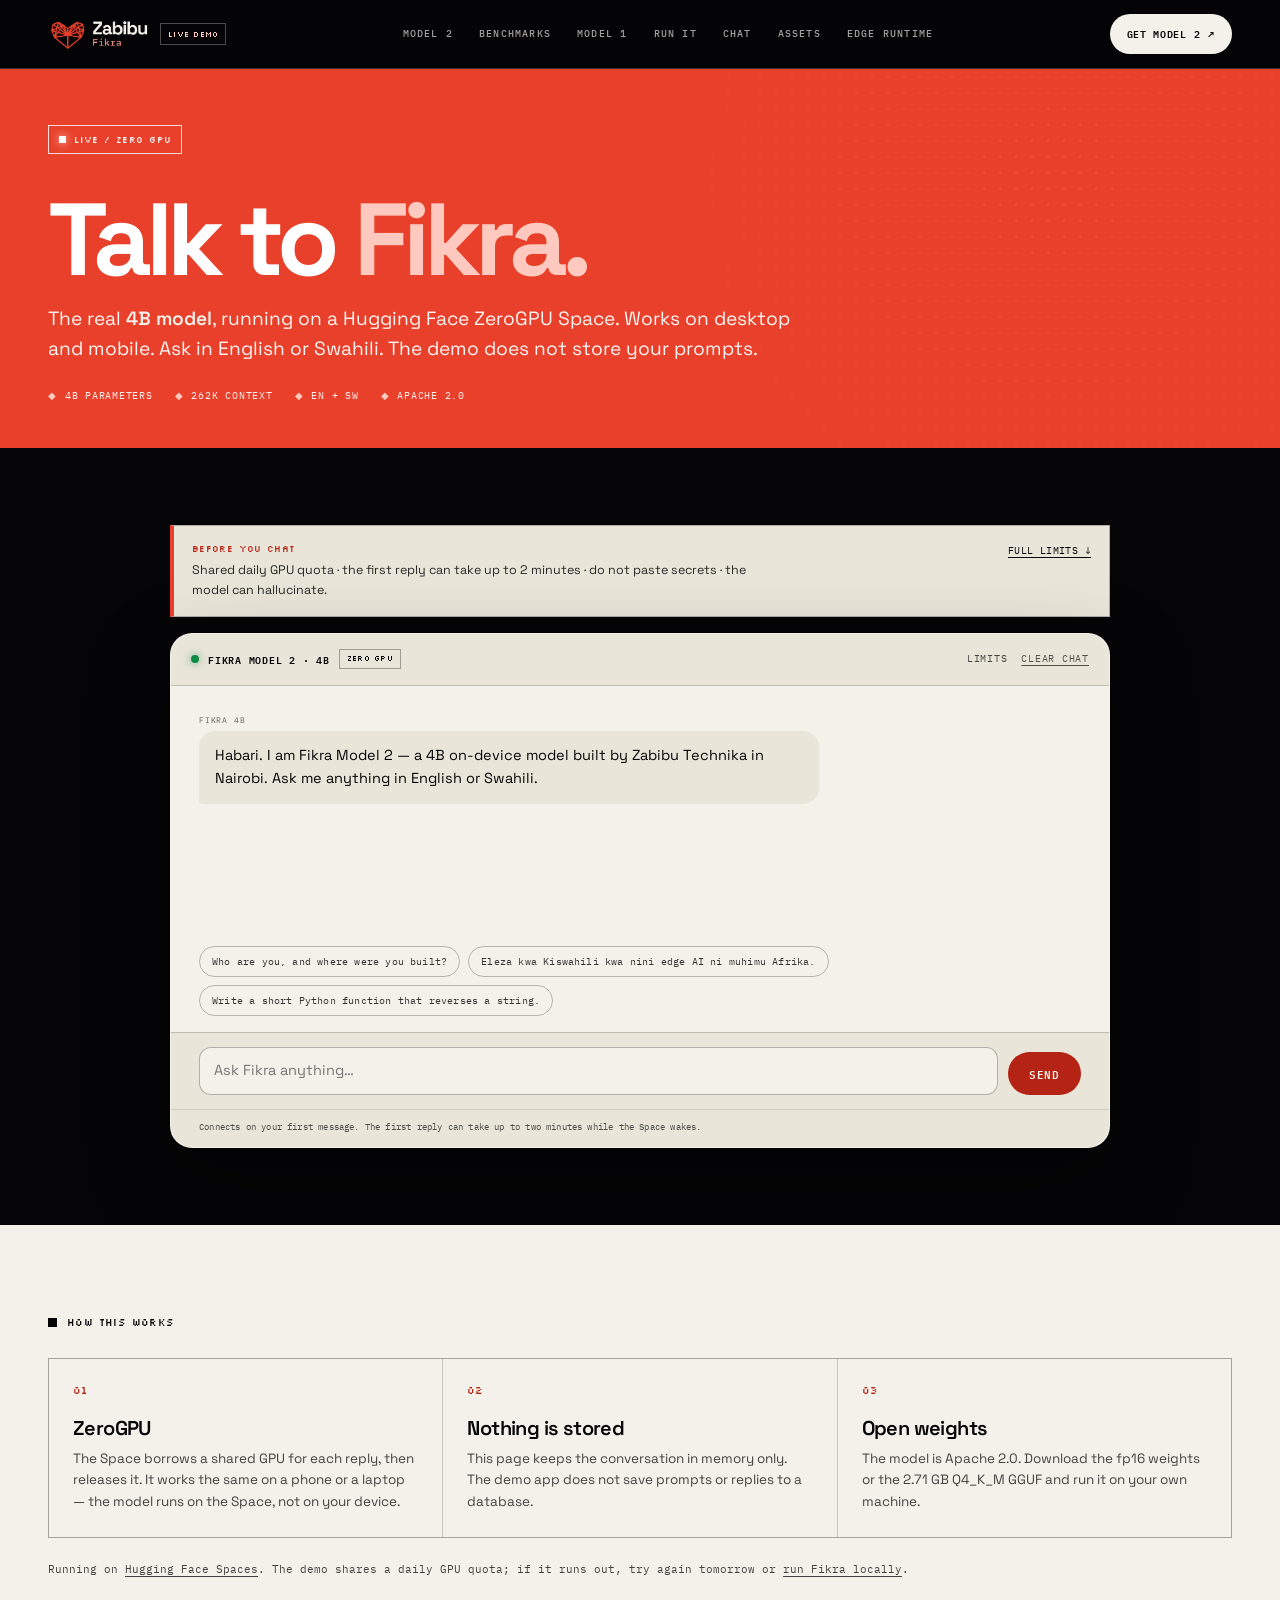
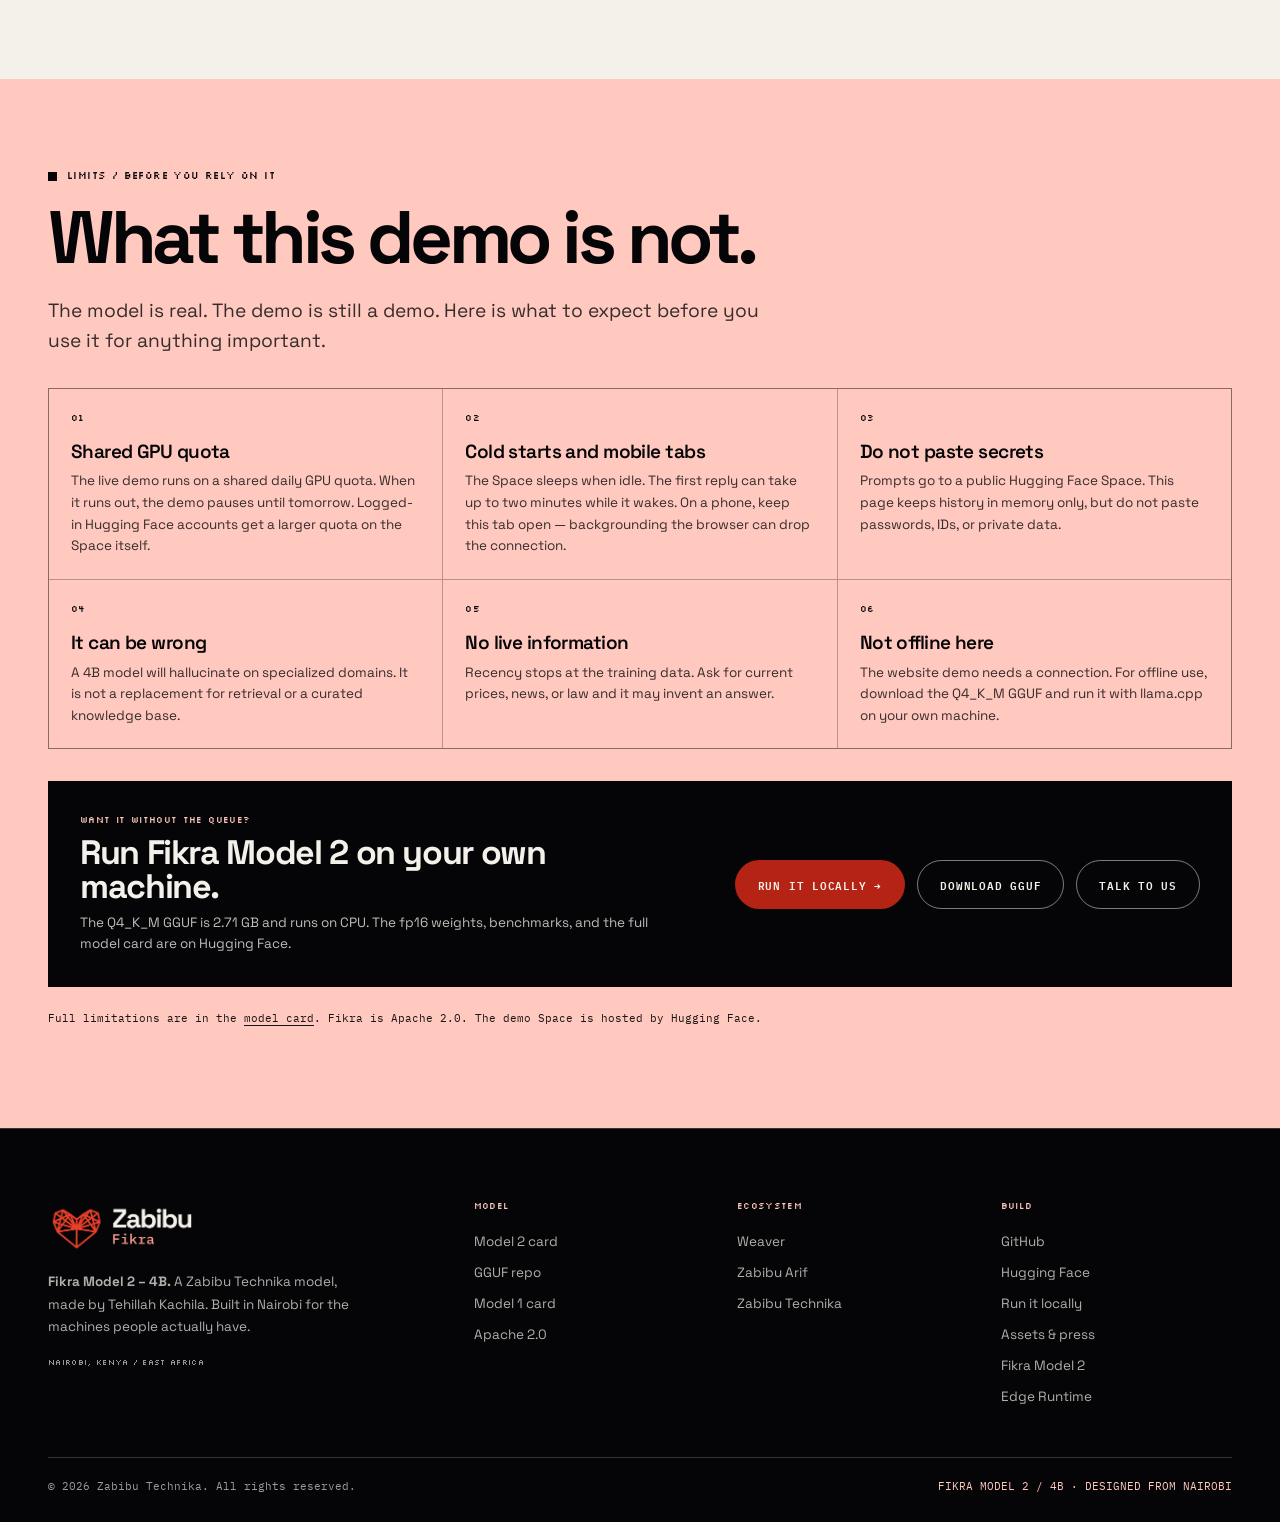
<file: sites/fikra/chat/index.html>
<!doctype html>
<html lang="en">
<head>
<meta charset="utf-8">
<meta name="viewport" content="width=device-width, initial-scale=1">
<title>Talk to Fikra Model 2 — 4B · live demo</title>
<meta name="description" content="Chat with Zabibu Fikra Model 2 – 4B live on desktop or mobile. The 4B on-device model runs on a Hugging Face ZeroGPU Space.">
<meta name="theme-color" content="#050507">
<link rel="icon" href="/favicon.ico" sizes="any">
<link rel="icon" type="image/svg+xml" href="/assets/favicon.svg">
<link rel="icon" type="image/png" sizes="32x32" href="/assets/favicon-32.png">
<link rel="apple-touch-icon" sizes="180x180" href="/assets/apple-touch-icon.png">
<link rel="manifest" href="/site.webmanifest">
<link rel="canonical" href="https://zabibufikra.vercel.app/chat/">
<meta name="robots" content="index, follow, max-image-preview:large, max-snippet:-1, max-video-preview:-1">
<meta name="author" content="Zabibu Technika">
<meta name="application-name" content="Zabibu Fikra">
<meta name="keywords" content="Fikra chat, Fikra Model 2 demo, on-device AI demo, Swahili chatbot, Kenya AI, ZeroGPU">
<link rel="alternate" type="text/plain" href="/llms.txt" title="LLM-readable summary">
<meta property="og:type" content="website">
<meta property="og:site_name" content="Zabibu Fikra">
<meta property="og:title" content="Talk to Fikra Model 2 – 4B · live demo">
<meta property="og:description" content="Chat with the real 4B model in English or Swahili. Runs on a Hugging Face ZeroGPU Space; desktop and mobile supported.">
<meta property="og:url" content="https://zabibufikra.vercel.app/chat/">
<meta property="og:image" content="https://zabibufikra.vercel.app/assets/og-fikra.png">
<meta property="og:image:width" content="1200">
<meta property="og:image:height" content="630">
<meta property="og:image:alt" content="Zabibu Fikra Model 2 – 4B brand card with the wireframe heart">
<meta property="og:locale" content="en_US">
<meta name="twitter:card" content="summary_large_image">
<meta name="twitter:title" content="Talk to Fikra Model 2 – 4B · live demo">
<meta name="twitter:description" content="Chat with the real 4B model in English or Swahili. Runs on a Hugging Face ZeroGPU Space.">
<meta name="twitter:image" content="https://zabibufikra.vercel.app/assets/og-fikra.png">
<meta name="twitter:image:alt" content="Zabibu Fikra Model 2 – 4B brand card with the wireframe heart">
<script type="application/ld+json">
{
  "@context": "https://schema.org",
  "@graph": [
    {
      "@type": "Organization",
      "@id": "https://zabibu.vercel.app/#organization",
      "name": "Zabibu Technika",
      "url": "https://zabibu.vercel.app",
      "logo": "https://zabibufikra.vercel.app/assets/icon-512.png",
      "foundingLocation": { "@type": "Place", "name": "Nairobi, Kenya" },
      "sameAs": [
        "https://huggingface.co/zabibutechnika",
        "https://github.com/Zabibu-Technika"
      ]
    },
    {
      "@type": "WebSite",
      "@id": "https://zabibufikra.vercel.app/#website",
      "url": "https://zabibufikra.vercel.app/",
      "name": "Zabibu Fikra",
      "publisher": { "@id": "https://zabibu.vercel.app/#organization" },
      "inLanguage": "en"
    },
    {
      "@type": "WebPage",
      "@id": "https://zabibufikra.vercel.app/chat/#webpage",
      "url": "https://zabibufikra.vercel.app/chat/",
      "name": "Talk to Fikra Model 2 – 4B",
      "description": "A live chat demo of Zabibu Fikra Model 2 – 4B, running on a Hugging Face ZeroGPU Space.",
      "isPartOf": { "@id": "https://zabibufikra.vercel.app/#website" },
      "publisher": { "@id": "https://zabibu.vercel.app/#organization" },
      "inLanguage": "en"
    },
    {
      "@type": "WebApplication",
      "@id": "https://zabibufikra.vercel.app/chat/#app",
      "name": "Fikra Model 2 live chat",
      "url": "https://zabibufikra.vercel.app/chat/",
      "applicationCategory": "DeveloperApplication",
      "operatingSystem": "Any",
      "browserRequirements": "Requires JavaScript and an internet connection",
      "description": "Chat with Zabibu Fikra Model 2 – 4B in English or Swahili. The model runs on a Hugging Face ZeroGPU Space.",
      "isAccessibleForFree": true,
      "provider": { "@id": "https://zabibu.vercel.app/#organization" },
      "offers": {
        "@type": "Offer",
        "price": "0",
        "priceCurrency": "USD"
      }
    },
    {
      "@type": "BreadcrumbList",
      "@id": "https://zabibufikra.vercel.app/chat/#breadcrumbs",
      "itemListElement": [
        { "@type": "ListItem", "position": 1, "name": "Fikra", "item": "https://zabibufikra.vercel.app/" },
        { "@type": "ListItem", "position": 2, "name": "Chat", "item": "https://zabibufikra.vercel.app/chat/" }
      ]
    }
  ]
}
</script>
<link rel="preconnect" href="https://fonts.googleapis.com">
<link rel="preconnect" href="https://fonts.gstatic.com" crossorigin>
<link href="https://fonts.googleapis.com/css2?family=Space+Grotesk:wght@300;400;500;600;700&family=IBM+Plex+Mono:wght@400;500;600&family=Silkscreen:wght@400;700&display=swap" rel="stylesheet">
<link rel="stylesheet" href="../style.css">
<link rel="stylesheet" href="chat.css">
</head>
<body>
<a class="skip" href="#main">Skip to content</a>

<header class="site-header">
  <div class="header-inner">
    <a class="brand" href="../">
      <img class="brand-logo" src="../assets/brand-dark.png" alt="Zabibu Fikra">
      <span class="brand-tag">LIVE DEMO</span>
    </a>
    <nav class="site-nav" aria-label="Primary">
      <a href="../#model-2">Model 2</a>
      <a href="../#benchmarks">Benchmarks</a>
      <a href="../#model-1">Model 1</a>
      <a href="../run/">Run it</a>
      <a href="./" aria-current="page">Chat</a>
      <a href="../assets/">Assets</a>
      <a href="../runtime/">Edge Runtime</a>
    </nav>
    <div class="header-actions">
      <a class="btn btn-paper btn-sm" href="https://huggingface.co/zabibutechnika/Fikra-Model-2-4B">Get Model 2 <span aria-hidden="true">↗</span></a>
    </div>
  </div>
</header>

<main id="main">
  <section class="chat-hero">
    <div class="wrap">
      <span class="coming available">LIVE / ZERO GPU</span>
      <h1>Talk to <span class="pink-text">Fikra.</span></h1>
      <p class="lead">
        The real <strong>4B model</strong>, running on a Hugging Face ZeroGPU Space.
        Works on desktop and mobile. Ask in English or Swahili. The demo does not
        store your prompts.
      </p>
      <div class="chat-hero-facts">
        <span>4B parameters</span>
        <span>262k context</span>
        <span>EN + SW</span>
        <span>Apache 2.0</span>
      </div>
    </div>
  </section>

  <section class="chat-section">
    <div class="wrap">
      <div class="chat-notice">
        <div>
          <strong>Before you chat</strong>
          <p>Shared daily GPU quota · the first reply can take up to 2 minutes · do not paste secrets · the model can hallucinate.</p>
        </div>
        <a href="#limits">Full limits ↓</a>
      </div>

      <div class="chat-shell" data-chat data-space-src="/api/space" data-run-href="../run/" data-limits-href="#limits">
        <div class="chat-top">
          <div class="chat-id">
            <span class="dot" aria-hidden="true"></span>
            FIKRA MODEL 2 · 4B
            <span class="chat-tag">ZERO GPU</span>
          </div>
          <div class="chat-top-actions">
            <a class="chat-limits-link" href="#limits">Limits</a>
            <button class="chat-clear" id="clear" type="button" data-chat-clear>Clear chat</button>
          </div>
        </div>

        <div class="chat-log" id="log" role="log" aria-live="polite" aria-label="Chat with Fikra Model 2" tabindex="0" data-chat-log>
          <div class="msg msg-bot">
            <span class="msg-meta">Fikra 4B</span>
            <div class="bubble">Habari. I am Fikra Model 2 — a 4B on-device model built by Zabibu Technika in Nairobi. Ask me anything in English or Swahili.</div>
          </div>
        </div>

        <div class="chat-suggestions" id="suggestions" aria-label="Suggested prompts" data-chat-suggestions>
          <button type="button">Who are you, and where were you built?</button>
          <button type="button">Eleza kwa Kiswahili kwa nini edge AI ni muhimu Afrika.</button>
          <button type="button">Write a short Python function that reverses a string.</button>
        </div>

        <form class="chat-composer" id="composer" data-chat-form>
          <label class="sr-only" for="msg">Message Fikra</label>
          <textarea id="msg" rows="1" maxlength="2000" placeholder="Ask Fikra anything…" autocomplete="off" data-chat-input></textarea>
          <button class="btn btn-blue" type="submit" id="send" data-chat-send>Send</button>
        </form>

        <p class="chat-status" id="status" role="status" data-chat-status>
          Connects on your first message. The first reply can take up to two minutes while the Space wakes.
        </p>

        <noscript>
          <p class="chat-noscript">Enable JavaScript to chat with Fikra. The demo connects to a public ZeroGPU Space.</p>
        </noscript>
      </div>
    </div>
  </section>

  <section class="chat-how">
    <div class="wrap">
      <p class="eyebrow">How this works</p>
      <div class="how-grid">
        <article>
          <span class="n">01</span>
          <h3>ZeroGPU</h3>
          <p>The Space borrows a shared GPU for each reply, then releases it. It works the same on a phone or a laptop — the model runs on the Space, not on your device.</p>
        </article>
        <article>
          <span class="n">02</span>
          <h3>Nothing is stored</h3>
          <p>This page keeps the conversation in memory only. The demo app does not save prompts or replies to a database.</p>
        </article>
        <article>
          <span class="n">03</span>
          <h3>Open weights</h3>
          <p>The model is Apache 2.0. Download the fp16 weights or the 2.71 GB Q4_K_M GGUF and run it on your own machine.</p>
        </article>
      </div>
      <p class="fine">
        Running on <a href="https://huggingface.co/spaces/zabibutechnikaacc/fikra-model-2-demo">Hugging Face Spaces</a>.
        The demo shares a daily GPU quota; if it runs out, try again tomorrow or
        <a href="../run/">run Fikra locally</a>.
      </p>
    </div>
  </section>

  <section id="limits" class="chat-limits">
    <div class="wrap">
      <p class="eyebrow">Limits / before you rely on it</p>
      <h2>What this demo is not.</h2>
      <p class="lead">
        The model is real. The demo is still a demo. Here is what to expect before you
        use it for anything important.
      </p>

      <div class="limits-grid">
        <article class="limit-card">
          <span class="n">01</span>
          <h3>Shared GPU quota</h3>
          <p>The live demo runs on a shared daily GPU quota. When it runs out, the demo pauses until tomorrow. Logged-in Hugging Face accounts get a larger quota on the Space itself.</p>
        </article>
        <article class="limit-card">
          <span class="n">02</span>
          <h3>Cold starts and mobile tabs</h3>
          <p>The Space sleeps when idle. The first reply can take up to two minutes while it wakes. On a phone, keep this tab open — backgrounding the browser can drop the connection.</p>
        </article>
        <article class="limit-card">
          <span class="n">03</span>
          <h3>Do not paste secrets</h3>
          <p>Prompts go to a public Hugging Face Space. This page keeps history in memory only, but do not paste passwords, IDs, or private data.</p>
        </article>
        <article class="limit-card">
          <span class="n">04</span>
          <h3>It can be wrong</h3>
          <p>A 4B model will hallucinate on specialized domains. It is not a replacement for retrieval or a curated knowledge base.</p>
        </article>
        <article class="limit-card">
          <span class="n">05</span>
          <h3>No live information</h3>
          <p>Recency stops at the training data. Ask for current prices, news, or law and it may invent an answer.</p>
        </article>
        <article class="limit-card">
          <span class="n">06</span>
          <h3>Not offline here</h3>
          <p>The website demo needs a connection. For offline use, download the Q4_K_M GGUF and run it with llama.cpp on your own machine.</p>
        </article>
      </div>

      <div class="limits-cta">
        <div>
          <p class="limits-cta-kicker">Want it without the queue?</p>
          <h3>Run Fikra Model 2 on your own machine.</h3>
          <p>
            The Q4_K_M GGUF is 2.71 GB and runs on CPU. The fp16 weights, benchmarks,
            and the full model card are on Hugging Face.
          </p>
        </div>
        <div class="cta-row">
          <a class="btn btn-blue" href="../run/">Run it locally <span aria-hidden="true">→</span></a>
          <a class="btn btn-outline-light" href="https://huggingface.co/zabibutechnika/Fikra-Model-2-4B-GGUF">Download GGUF</a>
          <a class="btn btn-outline-light" href="https://zabibu.vercel.app/contact">Talk to us</a>
        </div>
      </div>

      <p class="fine">
        Full limitations are in the
        <a href="https://huggingface.co/zabibutechnika/Fikra-Model-2-4B#limitations">model card</a>.
        Fikra is Apache 2.0. The demo Space is hosted by Hugging Face.
      </p>
    </div>
  </section>
</main>

<footer class="site-footer">
  <div class="wrap">
    <div class="footer-grid">
      <div class="footer-brand">
        <img src="../assets/brand-dark.png" alt="Zabibu Fikra">
        <p><strong>Fikra Model 2 – 4B.</strong> A Zabibu Technika model, made by Tehillah Kachila. Built in Nairobi for the machines people actually have.</p>
        <p class="loc">Nairobi, Kenya / East Africa</p>
      </div>
      <div class="footer-col">
        <h3>Model</h3>
        <a href="https://huggingface.co/zabibutechnika/Fikra-Model-2-4B">Model 2 card</a>
        <a href="https://huggingface.co/zabibutechnika/Fikra-Model-2-4B-GGUF">GGUF repo</a>
        <a href="https://huggingface.co/zabibutechnika/Zabibu-Fikra-2B">Model 1 card</a>
        <a href="https://www.apache.org/licenses/LICENSE-2.0">Apache 2.0</a>
      </div>
      <div class="footer-col">
        <h3>Ecosystem</h3>
        <a href="https://zabibuweaver.vercel.app">Weaver</a>
        <a href="https://arifagent.vercel.app">Zabibu Arif</a>
        <a href="https://zabibu.vercel.app">Zabibu Technika</a>
      </div>
      <div class="footer-col">
        <h3>Build</h3>
        <a href="https://github.com/Zabibu-Technika/ZabibuFikra">GitHub</a>
        <a href="https://huggingface.co/zabibutechnika">Hugging Face</a>
        <a href="../run/">Run it locally</a>
        <a href="../assets/">Assets & press</a>
        <a href="../#model-2">Fikra Model 2</a>
        <a href="../runtime/">Edge Runtime</a>
      </div>
    </div>
    <div class="footer-bottom">
      <span>© 2026 Zabibu Technika. All rights reserved.</span>
      <span class="mono">FIKRA MODEL 2 / 4B · DESIGNED FROM NAIROBI</span>
    </div>
  </div>
</footer>

<script type="module" src="chat.js"></script>
</body>
</html>
</file>
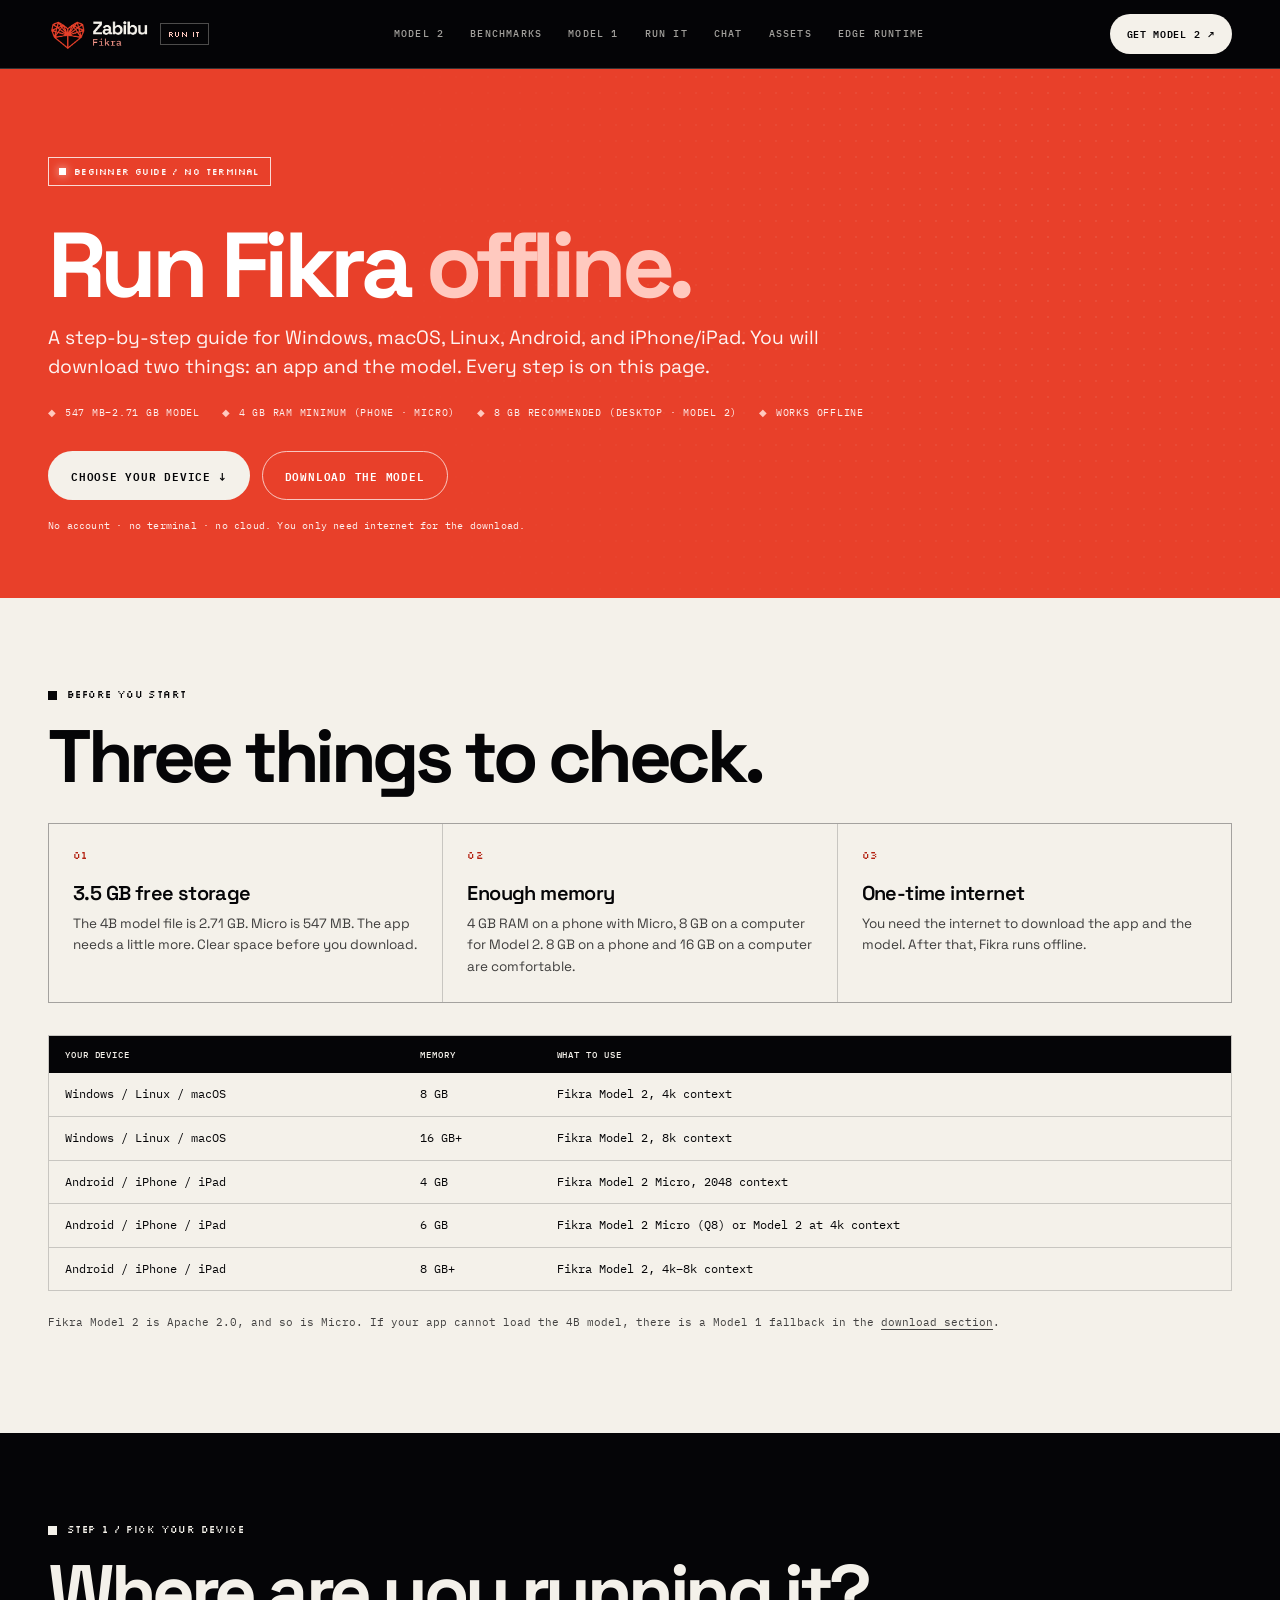
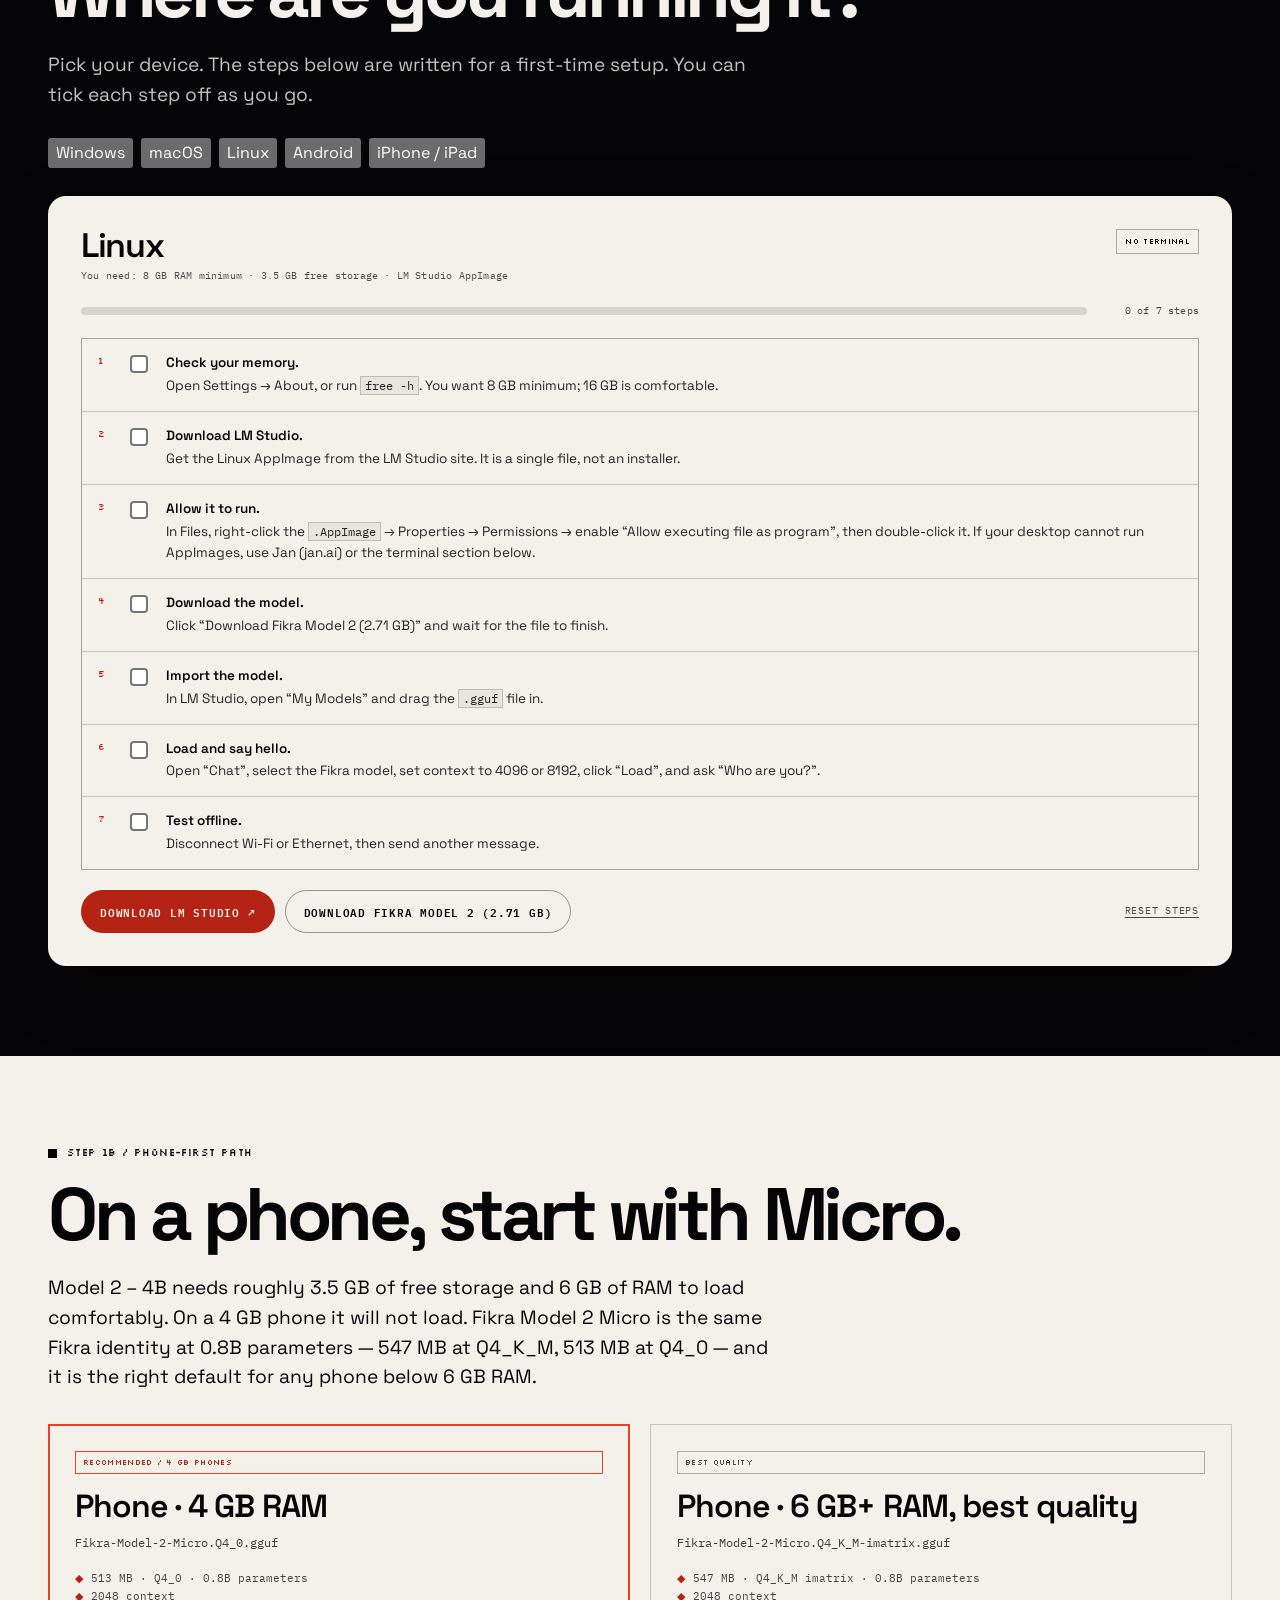
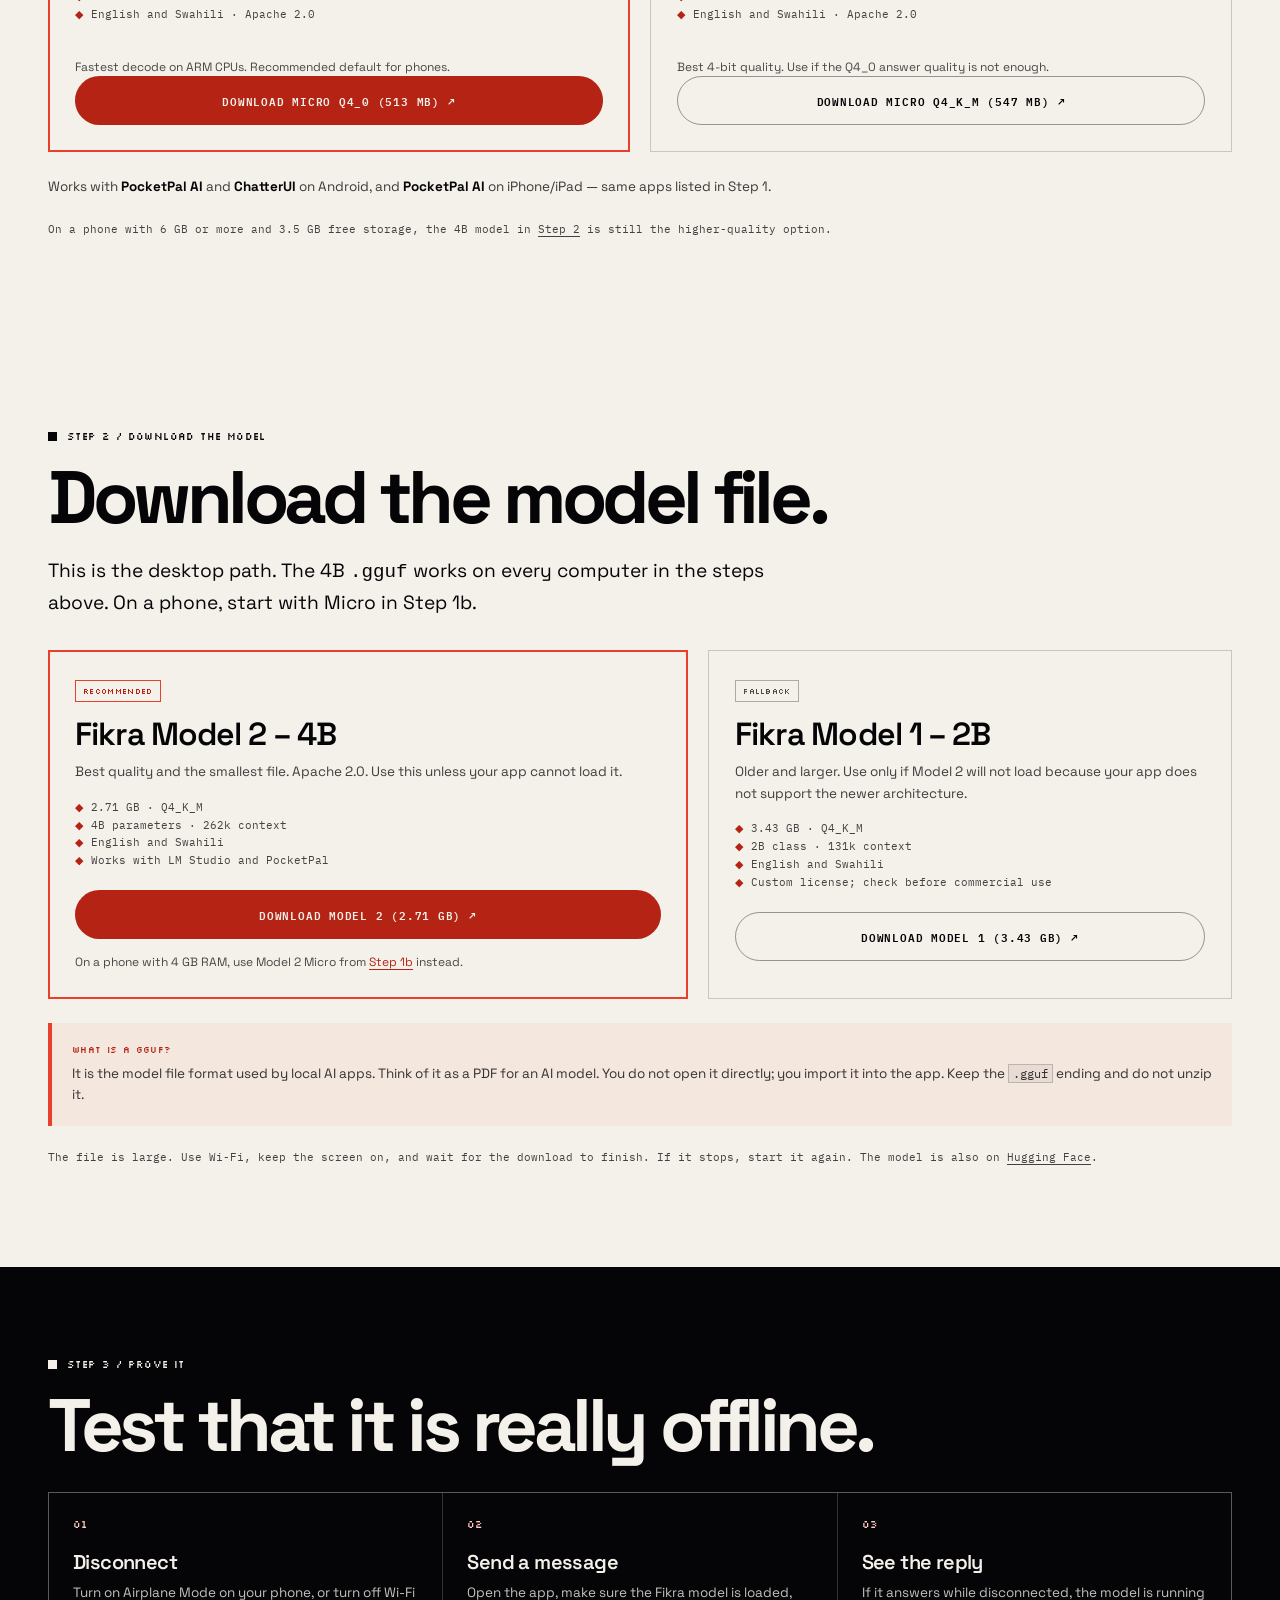
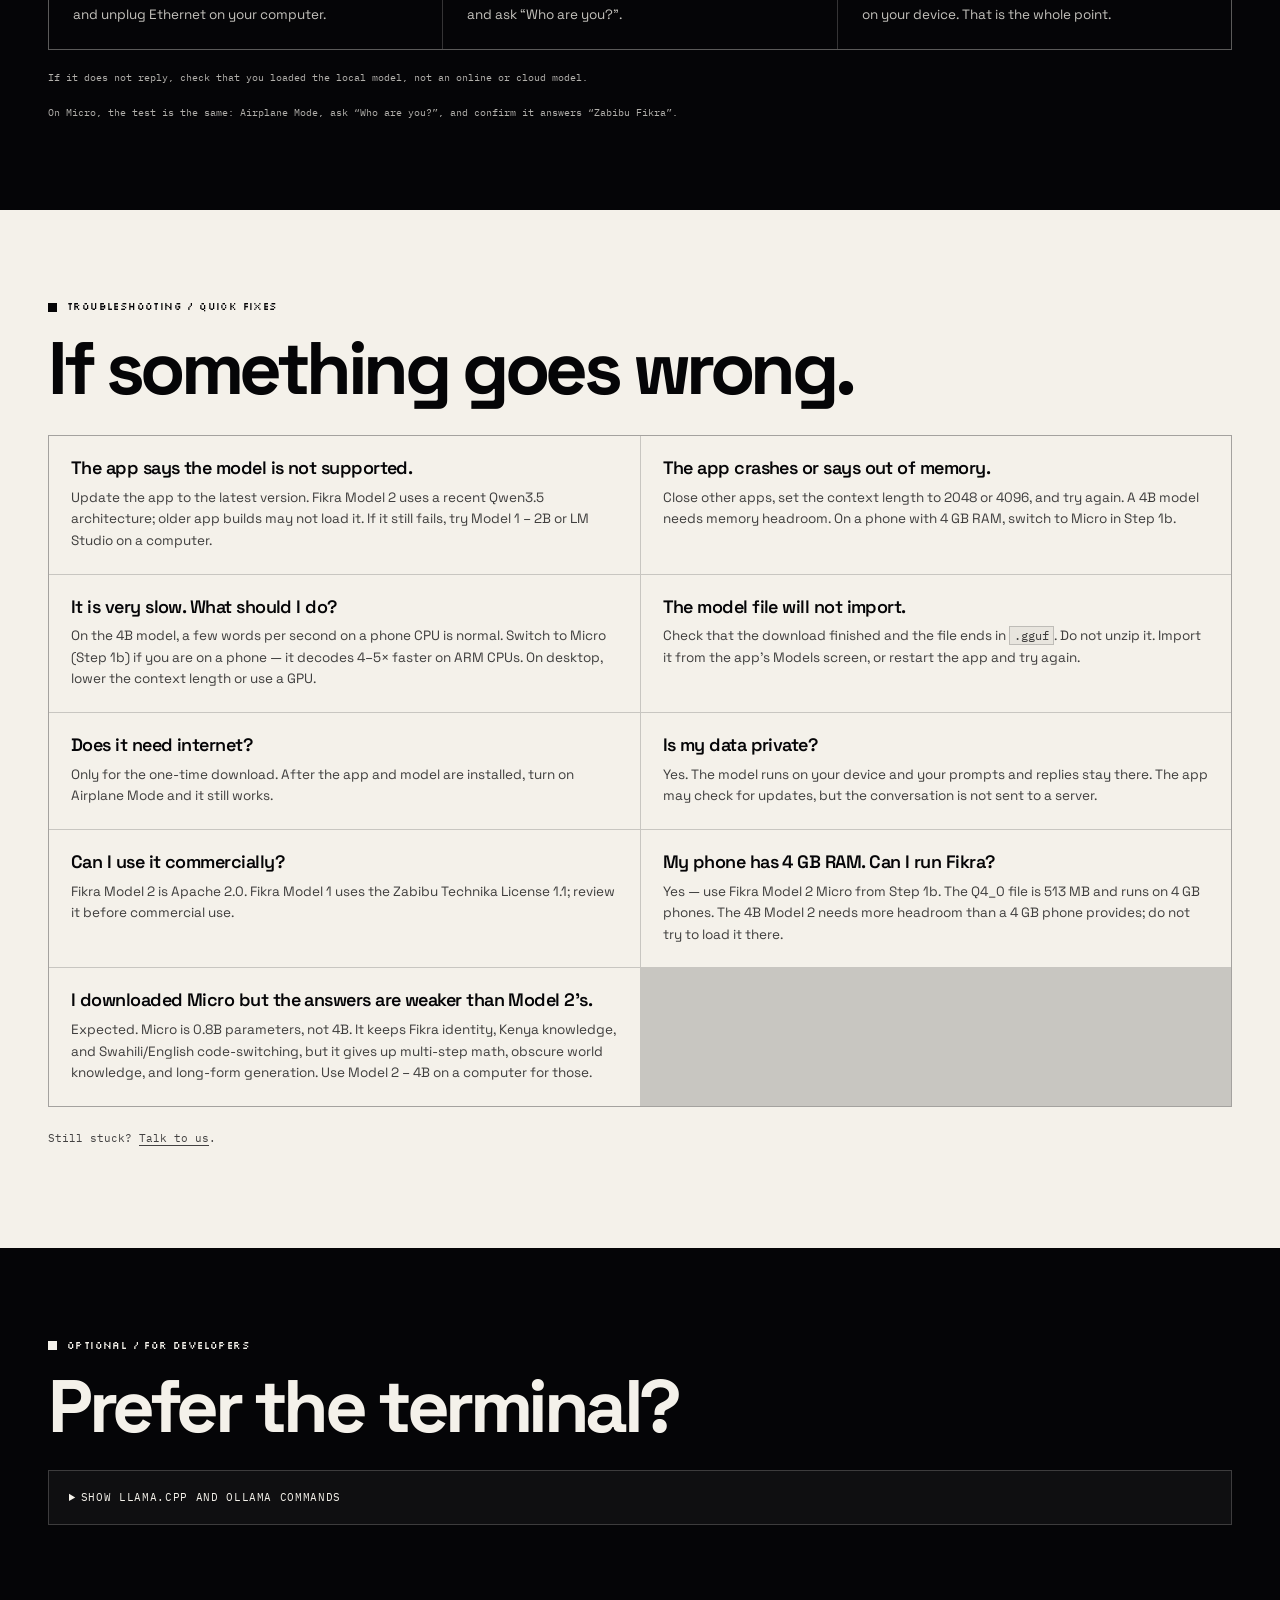
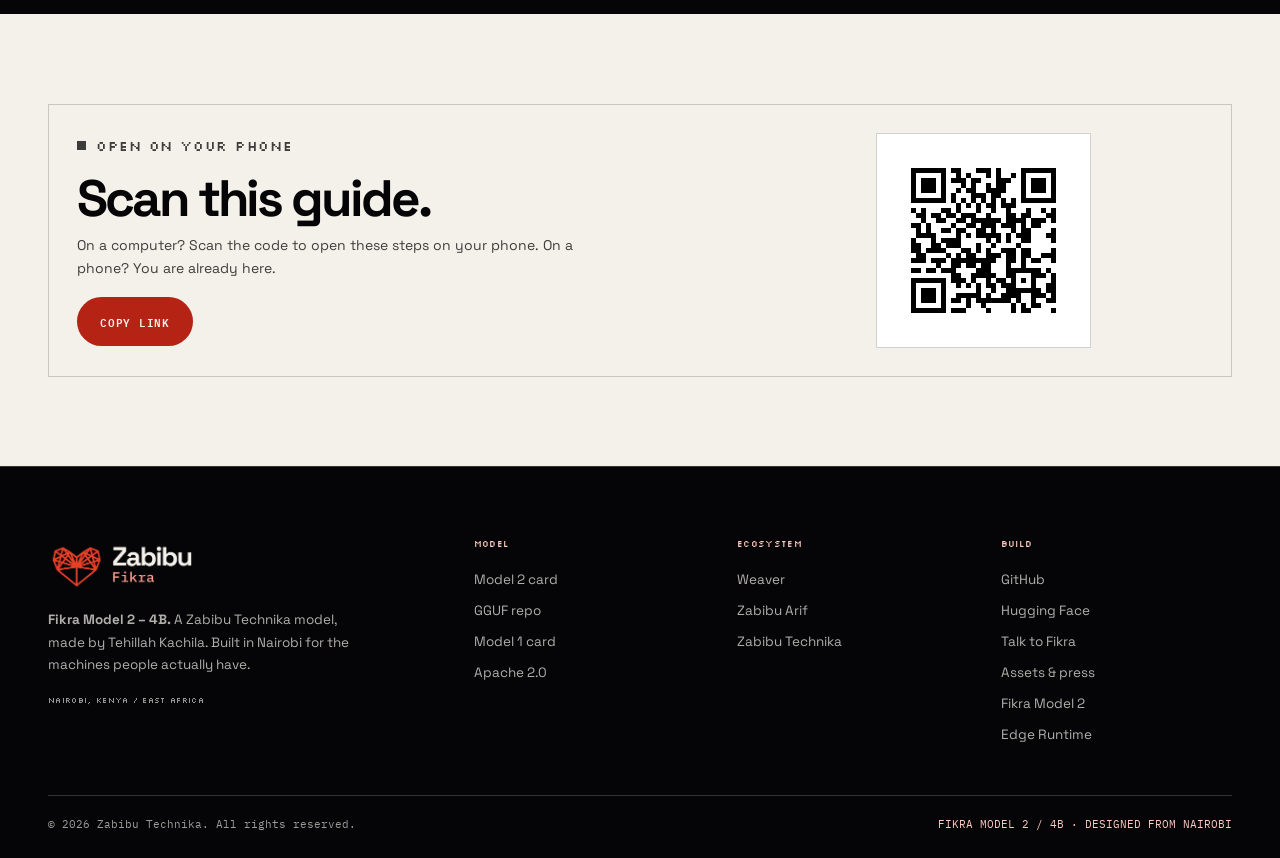
<file: sites/fikra/run/index.html>
<!doctype html>
<html lang="en">
<head>
<meta charset="utf-8">
<meta name="viewport" content="width=device-width, initial-scale=1">
<title>Run Fikra offline — beginner guide for Windows, macOS, Linux, Android, and iPhone/iPad</title>
<meta name="description" content="A no-terminal, step-by-step guide to running Zabibu Fikra offline. Fikra Model 2 – 4B for computers, and Fikra Model 2 Micro for 4 GB phones, on Windows, macOS, Linux, Android, and iPhone/iPad. Tick off each step.">
<meta name="theme-color" content="#050507">
<link rel="icon" href="/favicon.ico" sizes="any">
<link rel="icon" type="image/svg+xml" href="/assets/favicon.svg">
<link rel="icon" type="image/png" sizes="32x32" href="/assets/favicon-32.png">
<link rel="apple-touch-icon" sizes="180x180" href="/assets/apple-touch-icon.png">
<link rel="manifest" href="/site.webmanifest">
<link rel="canonical" href="https://zabibufikra.vercel.app/run/">
<meta name="robots" content="index, follow, max-image-preview:large, max-snippet:-1, max-video-preview:-1">
<meta name="author" content="Zabibu Technika">
<meta name="application-name" content="Zabibu Fikra">
<meta name="keywords" content="run Fikra offline, run LLM on phone, run GGUF on Android, run GGUF on iPhone, LM Studio tutorial, PocketPal AI, local AI guide, Fikra Model 2, Fikra Model 2 Micro">
<link rel="alternate" type="text/plain" href="/llms.txt" title="LLM-readable summary">
<meta property="og:type" content="website">
<meta property="og:site_name" content="Zabibu Fikra">
<meta property="og:title" content="Run Fikra offline — beginner guide for desktop and mobile">
<meta property="og:description" content="Fikra Model 2 – 4B for computers and Fikra Model 2 Micro for 4 GB phones. Download the app, download the model, import it, and chat offline. Step-by-step for Windows, macOS, Linux, Android, and iPhone/iPad.">
<meta property="og:url" content="https://zabibufikra.vercel.app/run/">
<meta property="og:image" content="https://zabibufikra.vercel.app/assets/og-run.png">
<meta property="og:image:width" content="1200">
<meta property="og:image:height" content="630">
<meta property="og:image:alt" content="Run Fikra offline — a beginner's guide for desktop and mobile">
<meta property="og:locale" content="en_US">
<meta name="twitter:card" content="summary_large_image">
<meta name="twitter:title" content="Run Fikra offline — beginner guide for desktop and mobile">
<meta name="twitter:description" content="Fikra Model 2 – 4B for computers and Fikra Model 2 Micro for 4 GB phones. Download the app, download the model, import it, and chat offline. Step-by-step for Windows, macOS, Linux, Android, and iPhone/iPad.">
<meta name="twitter:image" content="https://zabibufikra.vercel.app/assets/og-run.png">
<meta name="twitter:image:alt" content="Run Fikra offline — a beginner's guide for desktop and mobile">
<link rel="preconnect" href="https://fonts.googleapis.com">
<link rel="preconnect" href="https://fonts.gstatic.com" crossorigin>
<link href="https://fonts.googleapis.com/css2?family=Space+Grotesk:wght@300;400;500;600;700&family=IBM+Plex+Mono:wght@400;500;600&family=Silkscreen:wght@400;700&display=swap" rel="stylesheet">
<link rel="stylesheet" href="../style.css">
<link rel="stylesheet" href="run.css">
<script type="application/ld+json">
{
  "@context": "https://schema.org",
  "@graph": [
    {
      "@type": "Organization",
      "@id": "https://zabibu.vercel.app/#organization",
      "name": "Zabibu Technika",
      "url": "https://zabibu.vercel.app",
      "logo": "https://zabibufikra.vercel.app/assets/icon-512.png",
      "foundingLocation": { "@type": "Place", "name": "Nairobi, Kenya" },
      "sameAs": [
        "https://huggingface.co/zabibutechnika",
        "https://github.com/Zabibu-Technika"
      ]
    },
    {
      "@type": "WebSite",
      "@id": "https://zabibufikra.vercel.app/#website",
      "url": "https://zabibufikra.vercel.app/",
      "name": "Zabibu Fikra",
      "publisher": { "@id": "https://zabibu.vercel.app/#organization" },
      "inLanguage": "en"
    },
    {
      "@type": "WebPage",
      "@id": "https://zabibufikra.vercel.app/run/#webpage",
      "url": "https://zabibufikra.vercel.app/run/",
      "name": "Run Fikra offline",
      "description": "A beginner's step-by-step guide to running Zabibu Fikra offline: Fikra Model 2 – 4B on Windows, macOS, and Linux, and Fikra Model 2 Micro on Android, iPhone, and iPad.",
      "isPartOf": { "@id": "https://zabibufikra.vercel.app/#website" },
      "publisher": { "@id": "https://zabibu.vercel.app/#organization" },
      "inLanguage": "en"
    },
    {
      "@type": "BreadcrumbList",
      "@id": "https://zabibufikra.vercel.app/run/#breadcrumbs",
      "itemListElement": [
        { "@type": "ListItem", "position": 1, "name": "Fikra", "item": "https://zabibufikra.vercel.app/" },
        { "@type": "ListItem", "position": 2, "name": "Run it offline", "item": "https://zabibufikra.vercel.app/run/" }
      ]
    },
    {
      "@type": "HowTo",
      "@id": "https://zabibufikra.vercel.app/run/#howto",
      "name": "Run Zabibu Fikra offline",
      "description": "Download the app, download the model, import it, and chat offline without a terminal. Use Model 2 – 4B on a computer, or Model 2 Micro on a 4 GB phone.",
      "totalTime": "PT15M",
      "estimatedCost": { "@type": "MonetaryAmount", "currency": "USD", "value": "0" },
      "supply": [
        { "@type": "HowToSupply", "name": "A computer with at least 8 GB RAM, or a phone with at least 4 GB RAM running Fikra Model 2 Micro" },
        { "@type": "HowToSupply", "name": "3.5 GB of free storage for Model 2, or 0.6 GB for Micro" },
        { "@type": "HowToSupply", "name": "A one-time internet connection" }
      ],
      "tool": [
        { "@type": "HowToTool", "name": "LM Studio for Windows, macOS, or Linux" },
        { "@type": "HowToTool", "name": "PocketPal AI for Android, iPhone, or iPad" }
      ],
      "step": [
        { "@type": "HowToStep", "position": 1, "name": "Check your device", "text": "You need 3.5 GB free storage for Model 2 – 4B, or 0.6 GB for Model 2 Micro. A phone needs at least 4 GB RAM for Micro, or 6 GB RAM for the 4B model. A computer needs at least 8 GB. 8 GB on a phone and 16 GB on a computer are comfortable." },
        { "@type": "HowToStep", "position": 2, "name": "Install the app", "text": "On Windows, macOS, or Linux install LM Studio. On Android, iPhone, or iPad install PocketPal AI. Both are free and do not require an account." },
        { "@type": "HowToStep", "position": 3, "name": "Download the model", "text": "Download Fikra Model 2 – 4B Q4_K_M (2.71 GB) from this page. The file ends in .gguf." },
        { "@type": "HowToStep", "position": 4, "name": "Import the model", "text": "Open the app's Models screen and import or drag in the .gguf file. Do not unzip it." },
        { "@type": "HowToStep", "position": 5, "name": "Load and chat", "text": "Select the model, set the context length to 4096, load it, and ask 'Who are you?'." },
        { "@type": "HowToStep", "position": 6, "name": "Test offline mode", "text": "Turn on Airplane Mode or disconnect Wi-Fi and send another message. If it replies, it is running locally." }
      ]
    },
    {
      "@type": "FAQPage",
      "@id": "https://zabibufikra.vercel.app/run/#faq",
      "mainEntity": [
        {
          "@type": "Question",
          "name": "The app says the model is not supported.",
          "acceptedAnswer": { "@type": "Answer", "text": "Update the app to the latest version. Fikra Model 2 uses a recent Qwen3.5 architecture; older app builds may not load it. If it still fails, try Model 1 – 2B or LM Studio on a computer." }
        },
        {
          "@type": "Question",
          "name": "The app crashes or says out of memory.",
          "acceptedAnswer": { "@type": "Answer", "text": "Close other apps, set the context length to 2048 or 4096, and try again. A 4B model needs memory headroom. On a phone with 4 GB RAM, switch to Micro in Step 1b." }
        },
        {
          "@type": "Question",
          "name": "It is very slow. What should I do?",
          "acceptedAnswer": { "@type": "Answer", "text": "On the 4B model, a few words per second on a phone CPU is normal. Switch to Micro in Step 1b if you are on a phone; it decodes 4–5× faster on ARM CPUs. On desktop, lower the context length or use a GPU." }
        },
        {
          "@type": "Question",
          "name": "The model file will not import.",
          "acceptedAnswer": { "@type": "Answer", "text": "Check that the download finished and the file ends in .gguf. Do not unzip it. Import it from the app's Models screen, or restart the app and try again." }
        },
        {
          "@type": "Question",
          "name": "Does it need internet?",
          "acceptedAnswer": { "@type": "Answer", "text": "Only for the one-time download. After the app and model are installed, turn on Airplane Mode and it still works." }
        },
        {
          "@type": "Question",
          "name": "Is my data private?",
          "acceptedAnswer": { "@type": "Answer", "text": "Yes. The model runs on your device and your prompts and replies stay there. The app may check for updates, but the conversation is not sent to a server." }
        },
        {
          "@type": "Question",
          "name": "Can I use it commercially?",
          "acceptedAnswer": { "@type": "Answer", "text": "Fikra Model 2 is Apache 2.0. Fikra Model 1 uses the Zabibu Technika License 1.1; review it before commercial use." }
        },
        {
          "@type": "Question",
          "name": "My phone has 4 GB RAM. Can I run Fikra?",
          "acceptedAnswer": { "@type": "Answer", "text": "Yes — use Fikra Model 2 Micro from Step 1b. The Q4_0 file is 513 MB and runs on 4 GB phones. The 4B Model 2 needs more headroom than a 4 GB phone provides; do not try to load it there." }
        },
        {
          "@type": "Question",
          "name": "I downloaded Micro but the answers are weaker than Model 2's.",
          "acceptedAnswer": { "@type": "Answer", "text": "Expected. Micro is 0.8B parameters, not 4B. It keeps Fikra identity, Kenya knowledge, and Swahili/English code-switching, but it gives up multi-step math, obscure world knowledge, and long-form generation. Use Model 2 – 4B on a computer for those." }
        }
      ]
    }
  ]
}
</script>
</head>
<body>
<a class="skip" href="#main">Skip to content</a>

<header class="site-header">
  <div class="header-inner">
    <a class="brand" href="../">
      <img class="brand-logo" src="../assets/brand-dark.png" alt="Zabibu Fikra">
      <span class="brand-tag">RUN IT</span>
    </a>
    <nav class="site-nav" aria-label="Primary">
      <a href="../#model-2">Model 2</a>
      <a href="../#benchmarks">Benchmarks</a>
      <a href="../#model-1">Model 1</a>
      <a href="./" aria-current="page">Run it</a>
      <a href="../chat/">Chat</a>
      <a href="../assets/">Assets</a>
      <a href="../runtime/">Edge Runtime</a>
    </nav>
    <div class="header-actions">
      <a class="btn btn-paper btn-sm" href="https://huggingface.co/zabibutechnika/Fikra-Model-2-4B">Get Model 2 <span aria-hidden="true">↗</span></a>
    </div>
  </div>
</header>

<main id="main">
  <section class="run-hero">
    <div class="wrap">
      <span class="coming available">BEGINNER GUIDE / NO TERMINAL</span>
      <h1>Run Fikra <span class="pink-text">offline.</span></h1>
      <p class="lead">
        A step-by-step guide for Windows, macOS, Linux, Android, and iPhone/iPad.
        You will download two things: an app and the model. Every step is on this page.
      </p>
      <div class="run-facts">
        <span>547 MB–2.71 GB model</span>
        <span>4 GB RAM minimum (phone · Micro)</span>
        <span>8 GB recommended (desktop · Model 2)</span>
        <span>Works offline</span>
      </div>
      <div class="cta-row">
        <a class="btn btn-paper" href="#device">Choose your device <span aria-hidden="true">↓</span></a>
        <a class="btn btn-outline-light" href="#download">Download the model</a>
      </div>
      <p class="run-note">No account · no terminal · no cloud. You only need internet for the download.</p>
    </div>
  </section>

  <section class="run-intro">
    <div class="wrap">
      <p class="eyebrow">Before you start</p>
      <h2>Three things to check.</h2>
      <div class="need-grid">
        <article class="need-card">
          <span class="need-n">01</span>
          <h3>3.5 GB free storage</h3>
          <p>The 4B model file is 2.71 GB. Micro is 547 MB. The app needs a little more. Clear space before you download.</p>
        </article>
        <article class="need-card">
          <span class="need-n">02</span>
          <h3>Enough memory</h3>
          <p>4 GB RAM on a phone with Micro, 8 GB on a computer for Model 2. 8 GB on a phone and 16 GB on a computer are comfortable.</p>
        </article>
        <article class="need-card">
          <span class="need-n">03</span>
          <h3>One-time internet</h3>
          <p>You need the internet to download the app and the model. After that, Fikra runs offline.</p>
        </article>
      </div>

      <div class="model-table-wrap">
        <table class="model-table">
          <thead>
            <tr><th>Your device</th><th>Memory</th><th>What to use</th></tr>
          </thead>
          <tbody>
            <tr><td>Windows / Linux / macOS</td><td>8 GB</td><td>Fikra Model 2, 4k context</td></tr>
            <tr><td>Windows / Linux / macOS</td><td>16 GB+</td><td>Fikra Model 2, 8k context</td></tr>
            <tr><td>Android / iPhone / iPad</td><td>4 GB</td><td>Fikra Model 2 Micro, 2048 context</td></tr>
            <tr><td>Android / iPhone / iPad</td><td>6 GB</td><td>Fikra Model 2 Micro (Q8) or Model 2 at 4k context</td></tr>
            <tr><td>Android / iPhone / iPad</td><td>8 GB+</td><td>Fikra Model 2, 4k–8k context</td></tr>
          </tbody>
        </table>
      </div>
      <p class="fine">
        Fikra Model 2 is Apache 2.0, and so is Micro. If your app cannot load the 4B model,
        there is a Model 1 fallback in the <a href="#download">download section</a>.
      </p>
    </div>
  </section>

  <section id="device" class="run-device">
    <div class="wrap">
      <p class="eyebrow">Step 1 / pick your device</p>
      <h2>Where are you running it?</h2>
      <p class="lead">
        Pick your device. The steps below are written for a first-time setup. You can tick
        each step off as you go.
      </p>

      <div class="device-tabs" role="tablist" aria-label="Choose your device">
        <button role="tab" id="tab-windows" aria-controls="panel-windows" aria-selected="true" data-os="windows" tabindex="0">Windows</button>
        <button role="tab" id="tab-macos" aria-controls="panel-macos" aria-selected="false" data-os="macos" tabindex="-1">macOS</button>
        <button role="tab" id="tab-linux" aria-controls="panel-linux" aria-selected="false" data-os="linux" tabindex="-1">Linux</button>
        <button role="tab" id="tab-android" aria-controls="panel-android" aria-selected="false" data-os="android" tabindex="-1">Android</button>
        <button role="tab" id="tab-ios" aria-controls="panel-ios" aria-selected="false" data-os="ios" tabindex="-1">iPhone / iPad</button>
      </div>

      <section class="os-panel" id="panel-windows" role="tabpanel" aria-labelledby="tab-windows" data-os-panel="windows" tabindex="0">
        <div class="os-head">
          <div>
            <h3>Windows 10 or 11</h3>
            <p class="os-need">You need: 8 GB RAM minimum · 3.5 GB free storage · LM Studio</p>
          </div>
          <span class="os-tag">NO TERMINAL</span>
        </div>
        <div class="run-progress">
          <div class="run-progress-track"><span data-bar></span></div>
          <span class="run-progress-label" data-count>0 of 7 steps</span>
        </div>
        <div class="step-list">
          <label class="step"><input type="checkbox" data-step="win-1"><span class="step-body"><strong>Check your memory.</strong> Open Start → Settings → System → About and look at “Installed RAM”. You want 8 GB minimum; 16 GB is comfortable.</span></label>
          <label class="step"><input type="checkbox" data-step="win-2"><span class="step-body"><strong>Install LM Studio.</strong> Click “Download LM Studio”, run the installer, and open LM Studio.</span></label>
          <label class="step"><input type="checkbox" data-step="win-3"><span class="step-body"><strong>Download the model.</strong> Click “Download Fikra Model 2 (2.71 GB)”. Save it in your Downloads folder and wait for it to finish.</span></label>
          <label class="step"><input type="checkbox" data-step="win-4"><span class="step-body"><strong>Import the model.</strong> In LM Studio, open “My Models” and drag the <code>.gguf</code> file into the window. If drag-and-drop does not work, click the folder icon to open the models folder and move the file there.</span></label>
          <label class="step"><input type="checkbox" data-step="win-5"><span class="step-body"><strong>Load it.</strong> Go to “Chat”, select “Fikra-Model-2-4B-Q4_K_M” at the top, set context length to 4096 (or 8192 with 16 GB RAM), and click “Load”.</span></label>
          <label class="step"><input type="checkbox" data-step="win-6"><span class="step-body"><strong>Say hello.</strong> Type “Who are you?” and press Enter. The first reply may take a few seconds.</span></label>
          <label class="step"><input type="checkbox" data-step="win-7"><span class="step-body"><strong>Test offline.</strong> Turn off Wi-Fi or unplug your network cable, then send another message. If it replies, you are running offline.</span></label>
        </div>
        <div class="run-actions">
          <a class="btn btn-blue" href="https://lmstudio.ai/" target="_blank" rel="noopener">Download LM Studio <span aria-hidden="true">↗</span></a>
          <a class="btn btn-outline-dark" href="https://huggingface.co/zabibutechnika/Fikra-Model-2-4B-GGUF/resolve/main/Fikra-Model-2-4B-Q4_K_M.gguf?download=true" target="_blank" rel="noopener">Download Fikra Model 2 (2.71 GB)</a>
          <button class="step-reset" type="button" data-reset>Reset steps</button>
        </div>
      </section>

      <section class="os-panel" id="panel-macos" role="tabpanel" aria-labelledby="tab-macos" data-os-panel="macos" tabindex="0">
        <div class="os-head">
          <div>
            <h3>macOS</h3>
            <p class="os-need">You need: 8 GB memory minimum · 3.5 GB free storage · LM Studio</p>
          </div>
          <span class="os-tag">NO TERMINAL</span>
        </div>
        <div class="run-progress">
          <div class="run-progress-track"><span data-bar></span></div>
          <span class="run-progress-label" data-count>0 of 7 steps</span>
        </div>
        <div class="step-list">
          <label class="step"><input type="checkbox" data-step="mac-1"><span class="step-body"><strong>Check your memory.</strong> Open the Apple menu → About This Mac. You want 8 GB minimum; 16 GB or more is comfortable. Apple Silicon (M1 or newer) is recommended.</span></label>
          <label class="step"><input type="checkbox" data-step="mac-2"><span class="step-body"><strong>Install LM Studio.</strong> Download the macOS version, open the <code>.dmg</code>, drag LM Studio to Applications, and open it. If macOS blocks it, right-click the app and choose Open.</span></label>
          <label class="step"><input type="checkbox" data-step="mac-3"><span class="step-body"><strong>Download the model.</strong> Click “Download Fikra Model 2 (2.71 GB)” and wait for the file to finish in Downloads.</span></label>
          <label class="step"><input type="checkbox" data-step="mac-4"><span class="step-body"><strong>Import the model.</strong> In LM Studio, open “My Models” and drag the <code>.gguf</code> file into the window. If that does not work, use the folder icon to open the models folder and move the file there.</span></label>
          <label class="step"><input type="checkbox" data-step="mac-5"><span class="step-body"><strong>Load it.</strong> Go to “Chat”, select the Fikra model, set context length to 4096 on an 8 GB Mac or 8192 on 16 GB+, and click “Load”.</span></label>
          <label class="step"><input type="checkbox" data-step="mac-6"><span class="step-body"><strong>Say hello.</strong> Type “Who are you?” and press Enter.</span></label>
          <label class="step"><input type="checkbox" data-step="mac-7"><span class="step-body"><strong>Test offline.</strong> Turn off Wi-Fi, then send another message. If it replies, you are running offline.</span></label>
        </div>
        <div class="run-actions">
          <a class="btn btn-blue" href="https://lmstudio.ai/" target="_blank" rel="noopener">Download LM Studio <span aria-hidden="true">↗</span></a>
          <a class="btn btn-outline-dark" href="https://huggingface.co/zabibutechnika/Fikra-Model-2-4B-GGUF/resolve/main/Fikra-Model-2-4B-Q4_K_M.gguf?download=true" target="_blank" rel="noopener">Download Fikra Model 2 (2.71 GB)</a>
          <button class="step-reset" type="button" data-reset>Reset steps</button>
        </div>
        <p class="os-note">On an 8 GB Mac, close memory-heavy apps and use 4096 context. On Apple Silicon, LM Studio can use the GPU automatically.</p>
      </section>

      <section class="os-panel" id="panel-linux" role="tabpanel" aria-labelledby="tab-linux" data-os-panel="linux" tabindex="0">
        <div class="os-head">
          <div>
            <h3>Linux</h3>
            <p class="os-need">You need: 8 GB RAM minimum · 3.5 GB free storage · LM Studio AppImage</p>
          </div>
          <span class="os-tag">NO TERMINAL</span>
        </div>
        <div class="run-progress">
          <div class="run-progress-track"><span data-bar></span></div>
          <span class="run-progress-label" data-count>0 of 7 steps</span>
        </div>
        <div class="step-list">
          <label class="step"><input type="checkbox" data-step="linux-1"><span class="step-body"><strong>Check your memory.</strong> Open Settings → About, or run <code>free -h</code>. You want 8 GB minimum; 16 GB is comfortable.</span></label>
          <label class="step"><input type="checkbox" data-step="linux-2"><span class="step-body"><strong>Download LM Studio.</strong> Get the Linux AppImage from the LM Studio site. It is a single file, not an installer.</span></label>
          <label class="step"><input type="checkbox" data-step="linux-3"><span class="step-body"><strong>Allow it to run.</strong> In Files, right-click the <code>.AppImage</code> → Properties → Permissions → enable “Allow executing file as program”, then double-click it. If your desktop cannot run AppImages, use Jan (jan.ai) or the terminal section below.</span></label>
          <label class="step"><input type="checkbox" data-step="linux-4"><span class="step-body"><strong>Download the model.</strong> Click “Download Fikra Model 2 (2.71 GB)” and wait for the file to finish.</span></label>
          <label class="step"><input type="checkbox" data-step="linux-5"><span class="step-body"><strong>Import the model.</strong> In LM Studio, open “My Models” and drag the <code>.gguf</code> file in.</span></label>
          <label class="step"><input type="checkbox" data-step="linux-6"><span class="step-body"><strong>Load and say hello.</strong> Open “Chat”, select the Fikra model, set context to 4096 or 8192, click “Load”, and ask “Who are you?”.</span></label>
          <label class="step"><input type="checkbox" data-step="linux-7"><span class="step-body"><strong>Test offline.</strong> Disconnect Wi-Fi or Ethernet, then send another message.</span></label>
        </div>
        <div class="run-actions">
          <a class="btn btn-blue" href="https://lmstudio.ai/" target="_blank" rel="noopener">Download LM Studio <span aria-hidden="true">↗</span></a>
          <a class="btn btn-outline-dark" href="https://huggingface.co/zabibutechnika/Fikra-Model-2-4B-GGUF/resolve/main/Fikra-Model-2-4B-Q4_K_M.gguf?download=true" target="_blank" rel="noopener">Download Fikra Model 2 (2.71 GB)</a>
          <button class="step-reset" type="button" data-reset>Reset steps</button>
        </div>
      </section>

      <section class="os-panel" id="panel-android" role="tabpanel" aria-labelledby="tab-android" data-os-panel="android" tabindex="0">
        <div class="os-head">
          <div>
            <h3>Android phone or tablet</h3>
            <p class="os-need">You need: 4 GB RAM minimum (Micro) · 3.5 GB free storage for Model 2 · PocketPal AI</p>
          </div>
          <span class="os-tag">NO ACCOUNT</span>
        </div>
        <div class="run-progress">
          <div class="run-progress-track"><span data-bar></span></div>
          <span class="run-progress-label" data-count>0 of 7 steps</span>
        </div>
        <div class="step-list">
          <label class="step"><input type="checkbox" data-step="android-1"><span class="step-body"><strong>Check your phone.</strong> Open Settings → About phone and look at RAM, then Settings → Storage. If you have 4 GB RAM, use Micro from Step 1b. For the 4B model, you want 6 GB RAM minimum and 3.5 GB free space.</span></label>
          <label class="step"><input type="checkbox" data-step="android-2"><span class="step-body"><strong>Install PocketPal AI.</strong> Open Google Play and install PocketPal AI. It is free and does not need an account.</span></label>
          <label class="step"><input type="checkbox" data-step="android-3"><span class="step-body"><strong>Download the model.</strong> Tap “Download Fikra Model 2 (2.71 GB)”. Keep the screen on and use Wi-Fi. The file goes to Downloads.</span></label>
          <label class="step"><input type="checkbox" data-step="android-4"><span class="step-body"><strong>Import the model.</strong> Open PocketPal → menu (☰) → Models → “+” → “Import from device” → Downloads → select the <code>.gguf</code> file.</span></label>
          <label class="step"><input type="checkbox" data-step="android-5"><span class="step-body"><strong>Load it.</strong> Tap the model, choose “Load”, and set context to 4096. Leave GPU offload on automatic if the app offers it.</span></label>
          <label class="step"><input type="checkbox" data-step="android-6"><span class="step-body"><strong>Say hello.</strong> Start a new chat and ask “Who are you?”.</span></label>
          <label class="step"><input type="checkbox" data-step="android-7"><span class="step-body"><strong>Test offline.</strong> Turn on Airplane Mode, then send another message. If it replies, it is running on your phone.</span></label>
        </div>
        <div class="run-actions">
          <a class="btn btn-blue" href="https://play.google.com/store/apps/details?id=com.pocketpalai" target="_blank" rel="noopener">Get PocketPal on Google Play <span aria-hidden="true">↗</span></a>
          <a class="btn btn-outline-dark" href="https://huggingface.co/zabibutechnika/Fikra-Model-2-4B-GGUF/resolve/main/Fikra-Model-2-4B-Q4_K_M.gguf?download=true" target="_blank" rel="noopener">Download Fikra Model 2 (2.71 GB)</a>
          <button class="step-reset" type="button" data-reset>Reset steps</button>
        </div>
        <p class="os-note">If PocketPal does not load the model, try ChatterUI (Android) or use a computer. A 4 GB phone should use Micro from Step 1b instead.</p>
      </section>

      <section class="os-panel" id="panel-ios" role="tabpanel" aria-labelledby="tab-ios" data-os-panel="ios" tabindex="0">
        <div class="os-head">
          <div>
            <h3>iPhone or iPad</h3>
            <p class="os-need">You need: 4 GB RAM minimum (Micro) · 3.5 GB free storage for Model 2 · PocketPal AI</p>
          </div>
          <span class="os-tag">NO ACCOUNT</span>
        </div>
        <div class="run-progress">
          <div class="run-progress-track"><span data-bar></span></div>
          <span class="run-progress-label" data-count>0 of 7 steps</span>
        </div>
        <div class="step-list">
          <label class="step"><input type="checkbox" data-step="ios-1"><span class="step-body"><strong>Check your device.</strong> Open Settings → General → About. Recent Pro iPhones and iPads have 8 GB; many have 6 GB. You also need 3.5 GB free in Settings → General → iPhone Storage. With 4 GB RAM, use Micro from Step 1b.</span></label>
          <label class="step"><input type="checkbox" data-step="ios-2"><span class="step-body"><strong>Install PocketPal AI.</strong> Open the App Store and install PocketPal AI. It is free and does not need an account.</span></label>
          <label class="step"><input type="checkbox" data-step="ios-3"><span class="step-body"><strong>Download the model in Safari.</strong> Tap “Download Fikra Model 2 (2.71 GB)”. When Safari asks where to save, choose Downloads (in the Files app). Keep the tab open until it finishes.</span></label>
          <label class="step"><input type="checkbox" data-step="ios-4"><span class="step-body"><strong>Import the model.</strong> Open PocketPal → menu → Models → “+” → “Import from device” → Files → Downloads → select the <code>.gguf</code> file.</span></label>
          <label class="step"><input type="checkbox" data-step="ios-5"><span class="step-body"><strong>Load it.</strong> Tap the model → “Load”, and set context to 4096. Close other apps first; iOS gives apps less memory than the spec sheet suggests.</span></label>
          <label class="step"><input type="checkbox" data-step="ios-6"><span class="step-body"><strong>Say hello.</strong> Start a new chat and ask “Who are you?”.</span></label>
          <label class="step"><input type="checkbox" data-step="ios-7"><span class="step-body"><strong>Test offline.</strong> Open Control Center, turn on Airplane Mode, then send another message.</span></label>
        </div>
        <div class="run-actions">
          <a class="btn btn-blue" href="https://apps.apple.com/us/app/pocketpal-ai/id6502579498" target="_blank" rel="noopener">Get PocketPal on the App Store <span aria-hidden="true">↗</span></a>
          <a class="btn btn-outline-dark" href="https://huggingface.co/zabibutechnika/Fikra-Model-2-4B-GGUF/resolve/main/Fikra-Model-2-4B-Q4_K_M.gguf?download=true" target="_blank" rel="noopener">Download Fikra Model 2 (2.71 GB)</a>
          <button class="step-reset" type="button" data-reset>Reset steps</button>
        </div>
        <p class="os-note">If the app closes while loading, close other apps, set context to 2048, and try again. On a 4 GB iPhone or iPad, use Micro from Step 1b.</p>
      </section>
    </div>
  </section>

  <section id="mobile" class="run-mobile">
    <div class="wrap">
      <p class="eyebrow">Step 1b / phone-first path</p>
      <h2>On a phone, start with Micro.</h2>
      <p class="lead">
        Model 2 – 4B needs roughly 3.5 GB of free storage and 6 GB of RAM to load comfortably.
        On a 4 GB phone it will not load. Fikra Model 2 Micro is the same Fikra identity at
        0.8B parameters — 547 MB at Q4_K_M, 513 MB at Q4_0 — and it is the right default for
        any phone below 6 GB RAM.
      </p>

      <div class="download-grid mobile-grid">
        <article class="download-card primary">
          <span class="download-tag">RECOMMENDED / 4 GB PHONES</span>
          <h3>Phone · 4 GB RAM</h3>
          <p class="download-desc"><code>Fikra-Model-2-Micro.Q4_0.gguf</code></p>
          <ul class="download-specs">
            <li>513 MB · Q4_0 · 0.8B parameters</li>
            <li>2048 context</li>
            <li>English and Swahili · Apache 2.0</li>
          </ul>
          <p class="download-note">Fastest decode on ARM CPUs. Recommended default for phones.</p>
          <a class="btn btn-blue" href="https://huggingface.co/zabibutechnika/Fikra-Model-2-Micro-GGUF/blob/main/Fikra-Model-2-Micro.Q4_0.gguf" target="_blank" rel="noopener">Download Micro Q4_0 (513 MB) <span aria-hidden="true">↗</span></a>
        </article>

        <article class="download-card">
          <span class="download-tag muted">BEST QUALITY</span>
          <h3>Phone · 6 GB+ RAM, best quality</h3>
          <p class="download-desc"><code>Fikra-Model-2-Micro.Q4_K_M-imatrix.gguf</code></p>
          <ul class="download-specs">
            <li>547 MB · Q4_K_M imatrix · 0.8B parameters</li>
            <li>2048 context</li>
            <li>English and Swahili · Apache 2.0</li>
          </ul>
          <p class="download-note">Best 4-bit quality. Use if the Q4_0 answer quality is not enough.</p>
          <a class="btn btn-outline-dark" href="https://huggingface.co/zabibutechnika/Fikra-Model-2-Micro-GGUF/blob/main/Fikra-Model-2-Micro.Q4_K_M-imatrix.gguf" target="_blank" rel="noopener">Download Micro Q4_K_M (547 MB) <span aria-hidden="true">↗</span></a>
        </article>
      </div>

      <p class="mobile-apps">
        Works with <strong>PocketPal AI</strong> and <strong>ChatterUI</strong> on Android, and
        <strong>PocketPal AI</strong> on iPhone/iPad — same apps listed in Step 1.
      </p>
      <p class="fine">
        On a phone with 6 GB or more and 3.5 GB free storage, the 4B model in
        <a href="#download">Step 2</a> is still the higher-quality option.
      </p>
    </div>
  </section>

  <section id="download" class="run-download">
    <div class="wrap">
      <p class="eyebrow">Step 2 / download the model</p>
      <h2>Download the model file.</h2>
      <p class="lead">
        This is the desktop path. The 4B <code>.gguf</code> works on every computer in the
        steps above. On a phone, start with Micro in
        <a href="#mobile">Step 1b</a>.
      </p>

      <div class="download-grid">
        <article class="download-card primary">
          <span class="download-tag">RECOMMENDED</span>
          <h3>Fikra Model 2 – 4B</h3>
          <p class="download-desc">Best quality and the smallest file. Apache 2.0. Use this unless your app cannot load it.</p>
          <ul class="download-specs">
            <li>2.71 GB · Q4_K_M</li>
            <li>4B parameters · 262k context</li>
            <li>English and Swahili</li>
            <li>Works with LM Studio and PocketPal</li>
          </ul>
          <a class="btn btn-blue" href="https://huggingface.co/zabibutechnika/Fikra-Model-2-4B-GGUF/resolve/main/Fikra-Model-2-4B-Q4_K_M.gguf?download=true" target="_blank" rel="noopener">Download Model 2 (2.71 GB) <span aria-hidden="true">↗</span></a>
          <p class="download-note">On a phone with 4 GB RAM, use Model 2 Micro from <a href="#mobile">Step 1b</a> instead.</p>
        </article>

        <article class="download-card">
          <span class="download-tag muted">FALLBACK</span>
          <h3>Fikra Model 1 – 2B</h3>
          <p class="download-desc">Older and larger. Use only if Model 2 will not load because your app does not support the newer architecture.</p>
          <ul class="download-specs">
            <li>3.43 GB · Q4_K_M</li>
            <li>2B class · 131k context</li>
            <li>English and Swahili</li>
            <li>Custom license; check before commercial use</li>
          </ul>
          <a class="btn btn-outline-dark" href="https://huggingface.co/mradermacher/Zabibu-Fikra-2B-GGUF/resolve/main/Zabibu-Fikra-2B.Q4_K_M.gguf?download=true" target="_blank" rel="noopener">Download Model 1 (3.43 GB) <span aria-hidden="true">↗</span></a>
        </article>
      </div>

      <div class="gguf-note">
        <strong>What is a GGUF?</strong>
        <p>It is the model file format used by local AI apps. Think of it as a PDF for an AI model. You do not open it directly; you import it into the app. Keep the <code>.gguf</code> ending and do not unzip it.</p>
      </div>

      <p class="fine">
        The file is large. Use Wi-Fi, keep the screen on, and wait for the download to finish.
        If it stops, start it again. The model is also on
        <a href="https://huggingface.co/zabibutechnika/Fikra-Model-2-4B-GGUF">Hugging Face</a>.
      </p>
    </div>
  </section>

  <section id="offline" class="run-offline">
    <div class="wrap">
      <p class="eyebrow">Step 3 / prove it</p>
      <h2>Test that it is really offline.</h2>
      <div class="offline-grid">
        <article class="offline-card">
          <span class="offline-n">01</span>
          <h3>Disconnect</h3>
          <p>Turn on Airplane Mode on your phone, or turn off Wi-Fi and unplug Ethernet on your computer.</p>
        </article>
        <article class="offline-card">
          <span class="offline-n">02</span>
          <h3>Send a message</h3>
          <p>Open the app, make sure the Fikra model is loaded, and ask “Who are you?”.</p>
        </article>
        <article class="offline-card">
          <span class="offline-n">03</span>
          <h3>See the reply</h3>
          <p>If it answers while disconnected, the model is running on your device. That is the whole point.</p>
        </article>
      </div>
      <p class="offline-note">If it does not reply, check that you loaded the local model, not an online or cloud model.</p>
      <p class="offline-note">On Micro, the test is the same: Airplane Mode, ask “Who are you?”, and confirm it answers “Zabibu Fikra”.</p>
    </div>
  </section>

  <section id="troubleshooting" class="run-trouble">
    <div class="wrap">
      <p class="eyebrow">Troubleshooting / quick fixes</p>
      <h2>If something goes wrong.</h2>
      <div class="trouble-grid">
        <article class="trouble-item">
          <h3>The app says the model is not supported.</h3>
          <p>Update the app to the latest version. Fikra Model 2 uses a recent Qwen3.5 architecture; older app builds may not load it. If it still fails, try Model 1 – 2B or LM Studio on a computer.</p>
        </article>
        <article class="trouble-item">
          <h3>The app crashes or says out of memory.</h3>
          <p>Close other apps, set the context length to 2048 or 4096, and try again. A 4B model needs memory headroom. On a phone with 4 GB RAM, switch to Micro in <a href="#mobile">Step 1b</a>.</p>
        </article>
        <article class="trouble-item">
          <h3>It is very slow. What should I do?</h3>
          <p>On the 4B model, a few words per second on a phone CPU is normal. Switch to Micro (<a href="#mobile">Step 1b</a>) if you are on a phone — it decodes 4–5× faster on ARM CPUs. On desktop, lower the context length or use a GPU.</p>
        </article>
        <article class="trouble-item">
          <h3>The model file will not import.</h3>
          <p>Check that the download finished and the file ends in <code>.gguf</code>. Do not unzip it. Import it from the app's Models screen, or restart the app and try again.</p>
        </article>
        <article class="trouble-item">
          <h3>Does it need internet?</h3>
          <p>Only for the one-time download. After the app and model are installed, turn on Airplane Mode and it still works.</p>
        </article>
        <article class="trouble-item">
          <h3>Is my data private?</h3>
          <p>Yes. The model runs on your device and your prompts and replies stay there. The app may check for updates, but the conversation is not sent to a server.</p>
        </article>
        <article class="trouble-item">
          <h3>Can I use it commercially?</h3>
          <p>Fikra Model 2 is Apache 2.0. Fikra Model 1 uses the Zabibu Technika License 1.1; review it before commercial use.</p>
        </article>
        <article class="trouble-item">
          <h3>My phone has 4 GB RAM. Can I run Fikra?</h3>
          <p>Yes — use Fikra Model 2 Micro from <a href="#mobile">Step 1b</a>. The Q4_0 file is 513 MB and runs on 4 GB phones. The 4B Model 2 needs more headroom than a 4 GB phone provides; do not try to load it there.</p>
        </article>
        <article class="trouble-item">
          <h3>I downloaded Micro but the answers are weaker than Model 2's.</h3>
          <p>Expected. Micro is 0.8B parameters, not 4B. It keeps Fikra identity, Kenya knowledge, and Swahili/English code-switching, but it gives up multi-step math, obscure world knowledge, and long-form generation. Use Model 2 – 4B on a computer for those.</p>
        </article>
      </div>
      <p class="fine">Still stuck? <a href="https://zabibu.vercel.app/contact">Talk to us</a>.</p>
    </div>
  </section>

  <section id="advanced" class="run-advanced">
    <div class="wrap">
      <p class="eyebrow">Optional / for developers</p>
      <h2>Prefer the terminal?</h2>
      <details class="advanced-box">
        <summary>Show llama.cpp and Ollama commands</summary>
        <p>You do not need any of this for the guide above. These commands are for people who already use a terminal.</p>
        <h3>llama.cpp</h3>
        <pre><code># 1. Download the model (macOS / Linux)
curl -L -o Fikra-Model-2-4B-Q4_K_M.gguf \
  "https://huggingface.co/zabibutechnika/Fikra-Model-2-4B-GGUF/resolve/main/Fikra-Model-2-4B-Q4_K_M.gguf?download=true"

# 2. Chat
llama-cli -m Fikra-Model-2-4B-Q4_K_M.gguf -p "Who are you?" -c 4096</code></pre>
        <h3>Ollama</h3>
        <pre><code># Save this as Modelfile
FROM ./Fikra-Model-2-4B-Q4_K_M.gguf
PARAMETER num_ctx 4096

# Create and run
ollama create fikra -f Modelfile
ollama run fikra</code></pre>
        <h3>llama.cpp — Micro</h3>
        <pre><code># 1. Download (phone or desktop)
curl -L -o Fikra-Model-2-Micro.Q4_0.gguf \
  "https://huggingface.co/zabibutechnika/Fikra-Model-2-Micro-GGUF/resolve/main/Fikra-Model-2-Micro.Q4_0.gguf?download=true"

# 2. Chat
llama-cli -m Fikra-Model-2-Micro.Q4_0.gguf -p "Who are you?" -c 2048</code></pre>
        <p>Full developer commands are in the <a href="../#run">Run Model 2 section</a>.</p>
      </details>
    </div>
  </section>

  <section class="run-share">
    <div class="wrap">
      <div class="share-card">
        <div>
          <p class="eyebrow">Open on your phone</p>
          <h2>Scan this guide.</h2>
          <p>On a computer? Scan the code to open these steps on your phone. On a phone? You are already here.</p>
          <button class="btn btn-blue" type="button" id="copy-run-link">Copy link</button>
        </div>
        <div class="qr-wrap">
          <img src="../assets/run-qr.png" alt="QR code to open the Fikra offline guide on a phone" width="185" height="185">
        </div>
      </div>
    </div>
  </section>
</main>

<footer class="site-footer">
  <div class="wrap">
    <div class="footer-grid">
      <div class="footer-brand">
        <img src="../assets/brand-dark.png" alt="Zabibu Fikra">
        <p><strong>Fikra Model 2 – 4B.</strong> A Zabibu Technika model, made by Tehillah Kachila. Built in Nairobi for the machines people actually have.</p>
        <p class="loc">Nairobi, Kenya / East Africa</p>
      </div>
      <div class="footer-col">
        <h3>Model</h3>
        <a href="https://huggingface.co/zabibutechnika/Fikra-Model-2-4B">Model 2 card</a>
        <a href="https://huggingface.co/zabibutechnika/Fikra-Model-2-4B-GGUF">GGUF repo</a>
        <a href="https://huggingface.co/zabibutechnika/Zabibu-Fikra-2B">Model 1 card</a>
        <a href="https://www.apache.org/licenses/LICENSE-2.0">Apache 2.0</a>
      </div>
      <div class="footer-col">
        <h3>Ecosystem</h3>
        <a href="https://zabibuweaver.vercel.app">Weaver</a>
        <a href="https://arifagent.vercel.app">Zabibu Arif</a>
        <a href="https://zabibu.vercel.app">Zabibu Technika</a>
      </div>
      <div class="footer-col">
        <h3>Build</h3>
        <a href="https://github.com/Zabibu-Technika/ZabibuFikra">GitHub</a>
        <a href="https://huggingface.co/zabibutechnika">Hugging Face</a>
        <a href="../chat/">Talk to Fikra</a>
        <a href="../assets/">Assets & press</a>
        <a href="../#model-2">Fikra Model 2</a>
        <a href="../runtime/">Edge Runtime</a>
      </div>
    </div>
    <div class="footer-bottom">
      <span>© 2026 Zabibu Technika. All rights reserved.</span>
      <span class="mono">FIKRA MODEL 2 / 4B · DESIGNED FROM NAIROBI</span>
    </div>
  </div>
</footer>

<script type="module" src="run.js"></script>
</body>
</html>
</file>
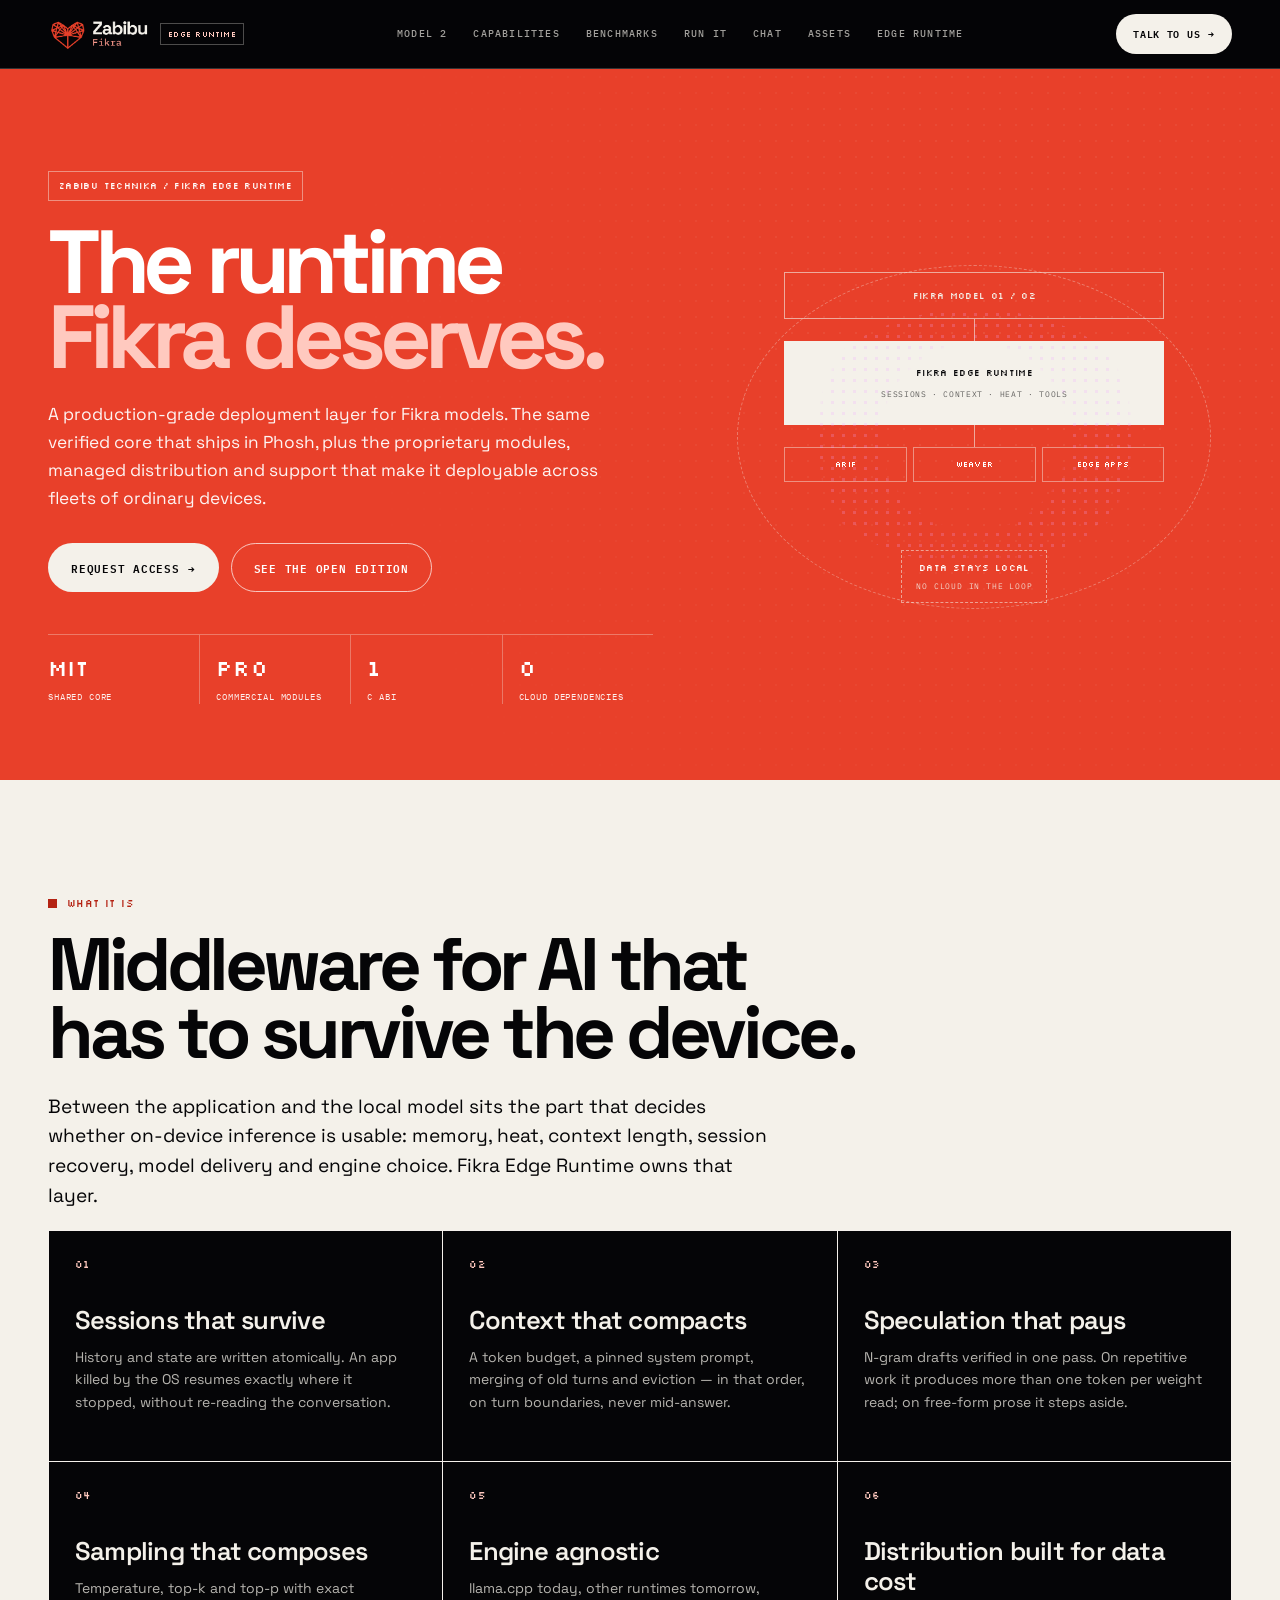
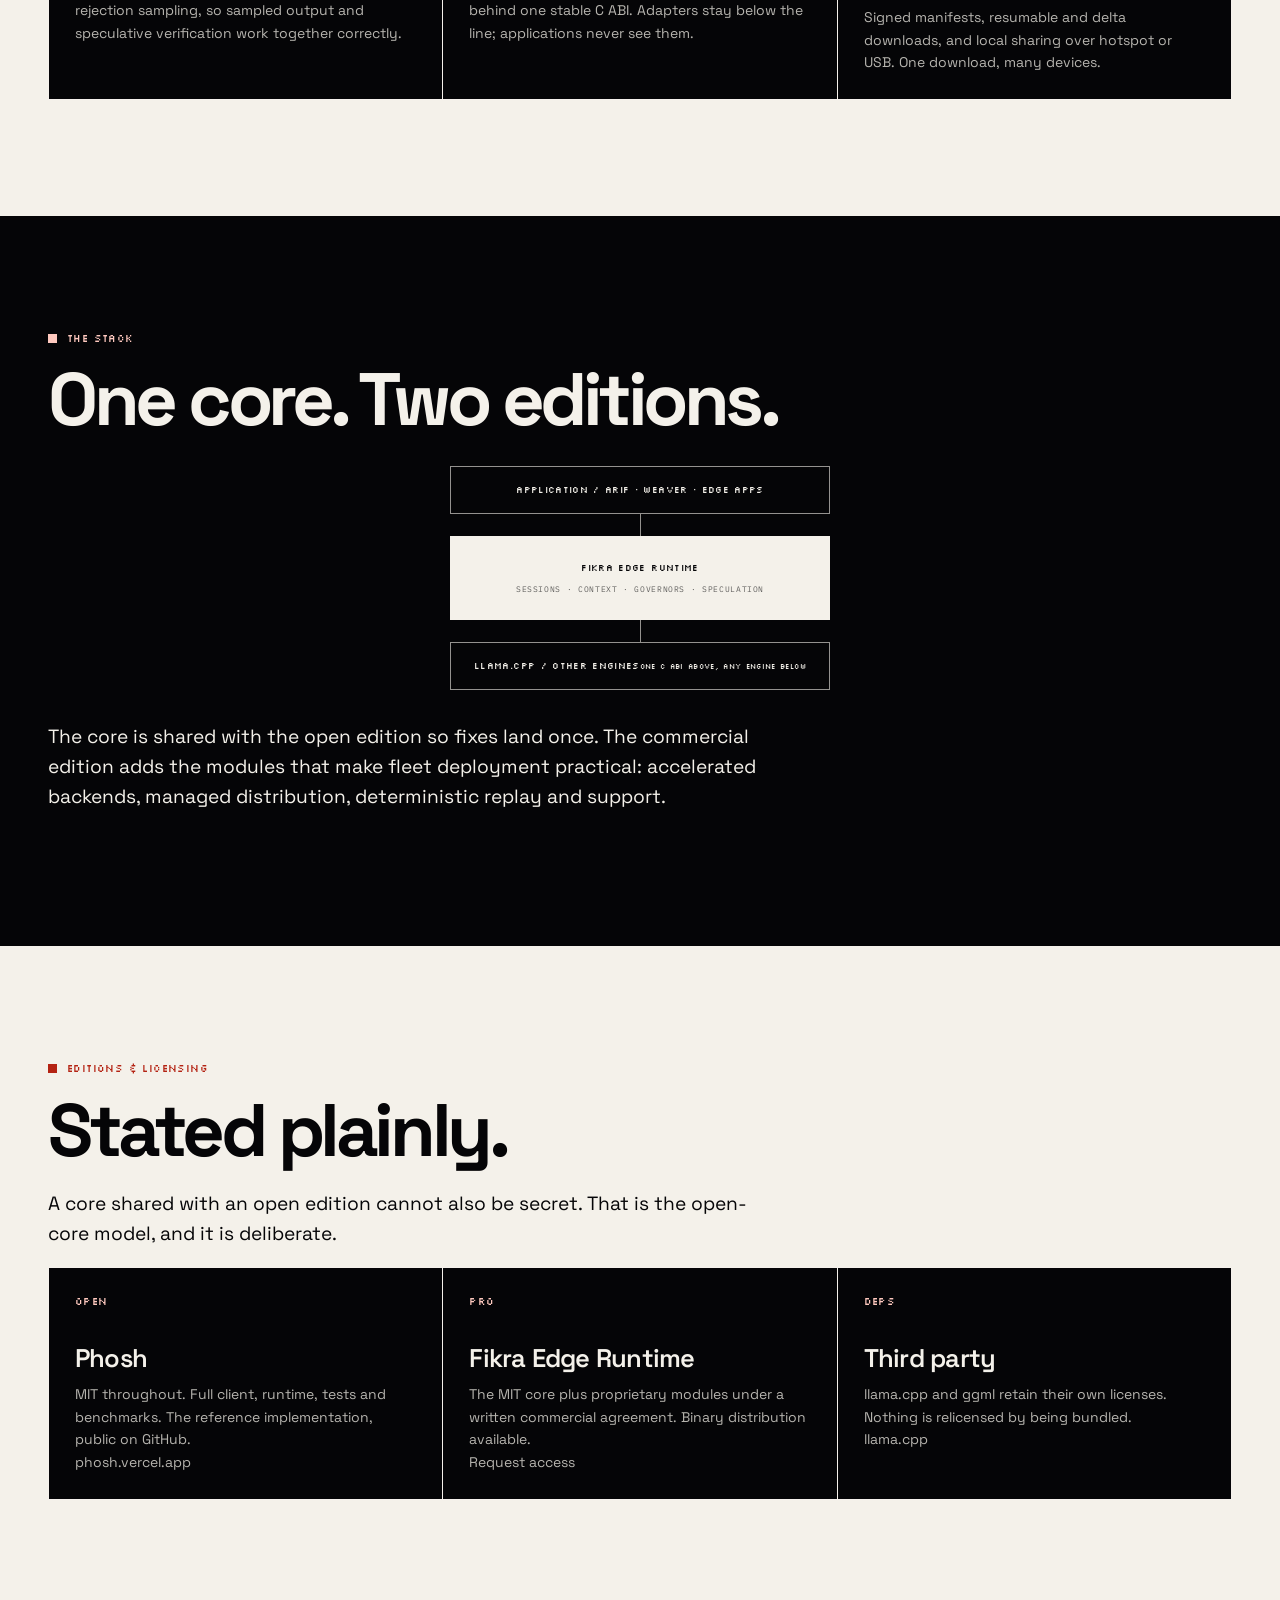
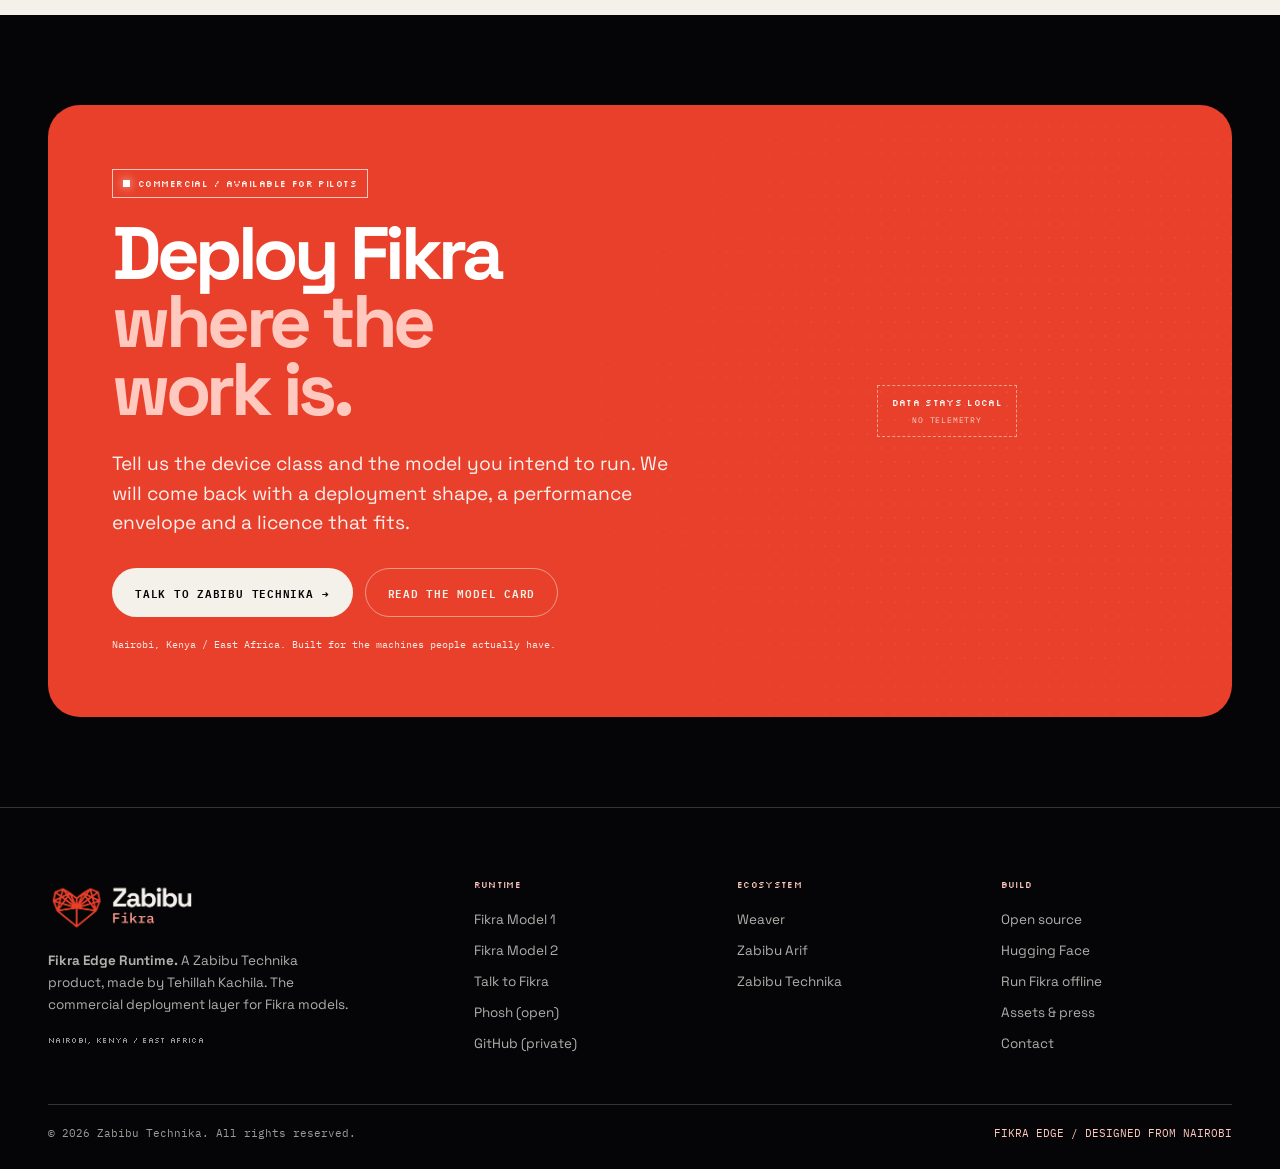
<file: sites/fikra/runtime/index.html>
<!doctype html>
<html lang="en">
<head>
<meta charset="utf-8">
<meta name="viewport" content="width=device-width, initial-scale=1">
<title>Fikra Edge Runtime — the commercial edition | Zabibu Technika</title>
<meta name="description" content="Fikra Edge Runtime is the commercial edition of the Zabibu Technika edge inference stack: verified core, proprietary modules, managed deployment and support.">
<meta name="theme-color" content="#050507">
<link rel="icon" href="/favicon.ico" sizes="any">
<link rel="icon" type="image/svg+xml" href="/assets/favicon.svg">
<link rel="icon" type="image/png" sizes="32x32" href="/assets/favicon-32.png">
<link rel="apple-touch-icon" sizes="180x180" href="/assets/apple-touch-icon.png">
<link rel="manifest" href="/site.webmanifest">
<link rel="canonical" href="https://zabibufikra.vercel.app/runtime/">
<meta name="robots" content="index, follow, max-image-preview:large, max-snippet:-1, max-video-preview:-1">
<meta name="author" content="Zabibu Technika">
<meta name="application-name" content="Zabibu Fikra">
<meta name="keywords" content="Fikra Edge Runtime, AI runtime, edge inference, on-device AI, commercial AI deployment, Kenya AI">
<link rel="alternate" type="text/plain" href="/llms.txt" title="LLM-readable summary">
<meta property="og:type" content="website">
<meta property="og:site_name" content="Zabibu Fikra">
<meta property="og:title" content="Fikra Edge Runtime — the commercial edition">
<meta property="og:description" content="The commercial deployment layer for Fikra models: verified core, proprietary modules, managed deployment, and support.">
<meta property="og:url" content="https://zabibufikra.vercel.app/runtime/">
<meta property="og:image" content="https://zabibufikra.vercel.app/assets/og-fikra.png">
<meta property="og:image:width" content="1200">
<meta property="og:image:height" content="630">
<meta property="og:image:alt" content="Zabibu Fikra Model 2 – 4B brand card with the wireframe heart">
<meta property="og:locale" content="en_US">
<meta name="twitter:card" content="summary_large_image">
<meta name="twitter:title" content="Fikra Edge Runtime — the commercial edition">
<meta name="twitter:description" content="The commercial deployment layer for Fikra models: verified core, proprietary modules, managed deployment, and support.">
<meta name="twitter:image" content="https://zabibufikra.vercel.app/assets/og-fikra.png">
<meta name="twitter:image:alt" content="Zabibu Fikra Model 2 – 4B brand card with the wireframe heart">
<script type="application/ld+json">
{
  "@context": "https://schema.org",
  "@graph": [
    {
      "@type": "Organization",
      "@id": "https://zabibu.vercel.app/#organization",
      "name": "Zabibu Technika",
      "url": "https://zabibu.vercel.app",
      "logo": "https://zabibufikra.vercel.app/assets/icon-512.png",
      "foundingLocation": { "@type": "Place", "name": "Nairobi, Kenya" },
      "sameAs": [
        "https://huggingface.co/zabibutechnika",
        "https://github.com/Zabibu-Technika"
      ]
    },
    {
      "@type": "WebSite",
      "@id": "https://zabibufikra.vercel.app/#website",
      "url": "https://zabibufikra.vercel.app/",
      "name": "Zabibu Fikra",
      "publisher": { "@id": "https://zabibu.vercel.app/#organization" },
      "inLanguage": "en"
    },
    {
      "@type": "WebPage",
      "@id": "https://zabibufikra.vercel.app/runtime/#webpage",
      "url": "https://zabibufikra.vercel.app/runtime/",
      "name": "Fikra Edge Runtime — the commercial edition",
      "description": "The commercial deployment layer for Fikra models: verified core, proprietary modules, managed deployment, and support.",
      "isPartOf": { "@id": "https://zabibufikra.vercel.app/#website" },
      "publisher": { "@id": "https://zabibu.vercel.app/#organization" },
      "inLanguage": "en"
    },
    {
      "@type": "Service",
      "@id": "https://zabibufikra.vercel.app/runtime/#service",
      "name": "Fikra Edge Runtime",
      "serviceType": "AI edge runtime and deployment support",
      "description": "A proprietary, production-grade deployment layer for Fikra models with quantization-aware scheduling, resilient agentic workflows, and local data sovereignty.",
      "provider": { "@id": "https://zabibu.vercel.app/#organization" },
      "areaServed": "Global",
      "url": "https://zabibufikra.vercel.app/runtime/",
      "availableChannel": {
        "@type": "ServiceChannel",
        "serviceUrl": "https://zabibu.vercel.app/contact"
      }
    },
    {
      "@type": "BreadcrumbList",
      "@id": "https://zabibufikra.vercel.app/runtime/#breadcrumbs",
      "itemListElement": [
        { "@type": "ListItem", "position": 1, "name": "Fikra", "item": "https://zabibufikra.vercel.app/" },
        { "@type": "ListItem", "position": 2, "name": "Edge Runtime", "item": "https://zabibufikra.vercel.app/runtime/" }
      ]
    }
  ]
}
</script>
<link rel="preconnect" href="https://fonts.googleapis.com">
<link rel="preconnect" href="https://fonts.gstatic.com" crossorigin>
<link href="https://fonts.googleapis.com/css2?family=Space+Grotesk:wght@300;400;500;600;700&family=IBM+Plex+Mono:wght@400;500;600&family=Silkscreen:wght@400;700&display=swap" rel="stylesheet">
<link rel="stylesheet" href="../style.css">
</head>
<body>
<a class="skip" href="#main">Skip to content</a>

<header class="site-header">
  <div class="header-inner">
    <a class="brand" href="../">
      <img class="brand-logo" src="../assets/brand-dark.png" alt="Zabibu Fikra">
      <span class="brand-tag">EDGE RUNTIME</span>
    </a>
    <nav class="site-nav" aria-label="Primary">
      <a href="../#model-2">Model 2</a>
      <a href="../#capabilities">Capabilities</a>
      <a href="../#benchmarks">Benchmarks</a>
      <a href="../run/">Run it</a>
      <a href="../chat/">Chat</a>
      <a href="../assets/">Assets</a>
      <a href="./" aria-current="page">Edge Runtime</a>
    </nav>
    <div class="header-actions">
      <a class="btn btn-paper btn-sm" href="https://zabibu.vercel.app/contact">Talk to us <span aria-hidden="true">&#8594;</span></a>
    </div>
  </div>
</header>

<main id="main">
  <section class="hero">
    <div class="hero-inner wrap">
      <div class="hero-copy">
        <p class="hero-eyebrow">ZABIBU TECHNIKA / FIKRA EDGE RUNTIME</p>
        <h1>The runtime<br><span class="pink-text">Fikra deserves.</span></h1>
        <p class="hero-lede">
          A production-grade deployment layer for Fikra models. The same verified
          core that ships in <a href="https://phosh.vercel.app">Phosh</a>, plus the
          proprietary modules, managed distribution and support that make it
          deployable across fleets of ordinary devices.
        </p>
        <div class="cta-row">
          <a class="btn btn-paper" href="https://zabibu.vercel.app/contact">Request access <span aria-hidden="true">&#8594;</span></a>
          <a class="btn btn-outline-light" href="https://phosh.vercel.app">See the open edition</a>
        </div>
        <div class="hero-stats">
          <div class="hero-stat"><strong>MIT</strong><span>shared core</span></div>
          <div class="hero-stat"><strong>PRO</strong><span>commercial modules</span></div>
          <div class="hero-stat"><strong>1</strong><span>C ABI</span></div>
          <div class="hero-stat"><strong>0</strong><span>cloud dependencies</span></div>
        </div>
      </div>

      <div class="hero-art" aria-hidden="true">
        <div class="edge-stack">
          <div class="edge-layer">FIKRA MODEL 01 / 02</div>
          <div class="edge-connector"></div>
          <div class="edge-layer main">FIKRA EDGE RUNTIME<small>SESSIONS &#183; CONTEXT &#183; HEAT &#183; TOOLS</small></div>
          <div class="edge-connector"></div>
          <div class="edge-row"><span>ARIF</span><span>WEAVER</span><span>EDGE APPS</span></div>
        </div>
        <div class="edge-seal">DATA STAYS LOCAL<span>NO CLOUD IN THE LOOP</span></div>
      </div>
    </div>
  </section>

  <section class="section paper">
    <div class="wrap">
      <p class="eyebrow">What it is</p>
      <h2>Middleware for AI that has to survive the device.</h2>
      <p class="lead">
        Between the application and the local model sits the part that decides
        whether on-device inference is usable: memory, heat, context length,
        session recovery, model delivery and engine choice. Fikra Edge Runtime
        owns that layer.
      </p>
      <div class="cap-grid">
        <article class="cap">
          <span class="n">01</span>
          <h3>Sessions that survive</h3>
          <p>History and state are written atomically. An app killed by the OS resumes exactly where it stopped, without re-reading the conversation.</p>
        </article>
        <article class="cap">
          <span class="n">02</span>
          <h3>Context that compacts</h3>
          <p>A token budget, a pinned system prompt, merging of old turns and eviction — in that order, on turn boundaries, never mid-answer.</p>
        </article>
        <article class="cap">
          <span class="n">03</span>
          <h3>Speculation that pays</h3>
          <p>N-gram drafts verified in one pass. On repetitive work it produces more than one token per weight read; on free-form prose it steps aside.</p>
        </article>
        <article class="cap">
          <span class="n">04</span>
          <h3>Sampling that composes</h3>
          <p>Temperature, top-k and top-p with exact rejection sampling, so sampled output and speculative verification work together correctly.</p>
        </article>
        <article class="cap">
          <span class="n">05</span>
          <h3>Engine agnostic</h3>
          <p>llama.cpp today, other runtimes tomorrow, behind one stable C ABI. Adapters stay below the line; applications never see them.</p>
        </article>
        <article class="cap">
          <span class="n">06</span>
          <h3>Distribution built for data cost</h3>
          <p>Signed manifests, resumable and delta downloads, and local sharing over hotspot or USB. One download, many devices.</p>
        </article>
      </div>
    </div>
  </section>

  <section class="section ink">
    <div class="wrap">
      <p class="eyebrow">The stack</p>
      <h2>One core. Two editions.</h2>
      <div class="edge-stack" style="max-width:720px;margin:32px auto 0">
        <div class="edge-layer">APPLICATION / ARIF &#183; WEAVER &#183; EDGE APPS</div>
        <div class="edge-connector"></div>
        <div class="edge-layer main">FIKRA EDGE RUNTIME<small>SESSIONS &#183; CONTEXT &#183; GOVERNORS &#183; SPECULATION</small></div>
        <div class="edge-connector"></div>
        <div class="edge-layer">llama.cpp / other engines<small>ONE C ABI ABOVE, ANY ENGINE BELOW</small></div>
      </div>
      <p class="lead" style="margin-top:32px">
        The core is shared with the open edition so fixes land once. The commercial
        edition adds the modules that make fleet deployment practical: accelerated
        backends, managed distribution, deterministic replay and support.
      </p>
    </div>
  </section>

  <section class="section paper">
    <div class="wrap">
      <p class="eyebrow">Editions &amp; licensing</p>
      <h2>Stated plainly.</h2>
      <p class="lead">
        A core shared with an open edition cannot also be secret. That is the
        open-core model, and it is deliberate.
      </p>
      <div class="cap-grid">
        <article class="cap">
          <span class="n">OPEN</span>
          <h3>Phosh</h3>
          <p>MIT throughout. Full client, runtime, tests and benchmarks. The reference implementation, public on GitHub.</p>
          <p><a href="https://phosh.vercel.app">phosh.vercel.app</a></p>
        </article>
        <article class="cap">
          <span class="n">PRO</span>
          <h3>Fikra Edge Runtime</h3>
          <p>The MIT core plus proprietary modules under a written commercial agreement. Binary distribution available.</p>
          <p><a href="https://zabibu.vercel.app/contact">Request access</a></p>
        </article>
        <article class="cap">
          <span class="n">DEPS</span>
          <h3>Third party</h3>
          <p>llama.cpp and ggml retain their own licenses. Nothing is relicensed by being bundled.</p>
          <p><a href="https://github.com/ggml-org/llama.cpp">llama.cpp</a></p>
        </article>
      </div>
    </div>
  </section>

  <section id="contact" class="edge-runtime">
    <div class="wrap">
      <div class="edge-card">
        <div class="edge-copy">
          <span class="coming on-blue">COMMERCIAL / AVAILABLE FOR PILOTS</span>
          <h2>Deploy Fikra <span class="pink-text">where the work is.</span></h2>
          <p class="lead">
            Tell us the device class and the model you intend to run. We will come
            back with a deployment shape, a performance envelope and a licence that
            fits.
          </p>
          <div class="cta-row">
            <a class="btn btn-paper" href="https://zabibu.vercel.app/contact">Talk to Zabibu Technika <span aria-hidden="true">&#8594;</span></a>
            <a class="btn btn-outline-light" href="../">Read the model card</a>
          </div>
          <p class="edge-note">Nairobi, Kenya / East Africa. Built for the machines people actually have.</p>
        </div>
        <div class="edge-art" aria-hidden="true">
          <div class="edge-seal">DATA STAYS LOCAL<span>NO TELEMETRY</span></div>
        </div>
      </div>
    </div>
  </section>
</main>

<footer class="site-footer">
  <div class="wrap">
    <div class="footer-grid">
      <div class="footer-brand">
        <img src="../assets/brand-dark.png" alt="Zabibu Fikra">
        <p><strong>Fikra Edge Runtime.</strong> A Zabibu Technika product, made by Tehillah Kachila. The commercial deployment layer for Fikra models.</p>
        <p class="loc">Nairobi, Kenya / East Africa</p>
      </div>
      <div class="footer-col">
        <h3>Runtime</h3>
        <a href="../#model-1">Fikra Model 1</a>
        <a href="../#model-2">Fikra Model 2</a>
        <a href="../chat/">Talk to Fikra</a>
        <a href="https://phosh.vercel.app">Phosh (open)</a>
        <a href="https://github.com/teh317/fikra-edge-runtime">GitHub (private)</a>
      </div>
      <div class="footer-col">
        <h3>Ecosystem</h3>
        <a href="https://zabibuweaver.vercel.app">Weaver</a>
        <a href="https://arifagent.vercel.app">Zabibu Arif</a>
        <a href="https://zabibu.vercel.app">Zabibu Technika</a>
      </div>
      <div class="footer-col">
        <h3>Build</h3>
        <a href="https://github.com/teh317/phosh-cpp">Open source</a>
        <a href="https://huggingface.co/zabibutechnika">Hugging Face</a>
        <a href="../run/">Run Fikra offline</a>
        <a href="../assets/">Assets & press</a>
        <a href="https://zabibu.vercel.app/contact">Contact</a>
      </div>
    </div>
    <div class="footer-bottom">
      <span>&copy; 2026 Zabibu Technika. All rights reserved.</span>
      <span class="mono">FIKRA EDGE / DESIGNED FROM NAIROBI</span>
    </div>
  </div>
</footer>
</body>
</html>
</file>
<file: style.css>
/* ============================================================
   Zabibu Technika — shared site language
   Reference: zabibu.vercel.app
   ============================================================ */

:root {
  color-scheme: dark;

  --bg: #070708;
  --panel: rgba(255, 255, 255, 0.032);
  --panel-strong: rgba(255, 255, 255, 0.05);
  --line: rgba(255, 255, 255, 0.08);
  --line-strong: rgba(255, 255, 255, 0.14);

  --text: #f4f1f8;
  --muted: #a1a1aa;
  --faint: #8a8a96;

  --purple: #8b2cff;
  --purple-soft: #b887ff;
  --amber: #ffbf3f;
  --teal: #00d5bf;
  --green: #66e3a4;

  --radius: 1.75rem;
  --ease: cubic-bezier(0.16, 1, 0.3, 1);

  --font: "Outfit", ui-sans-serif, system-ui, -apple-system, "Segoe UI", Roboto, sans-serif;
  --mono: "JetBrains Mono", ui-monospace, "Cascadia Code", Consolas, monospace;
}

*,
*::before,
*::after { box-sizing: border-box; }

html {
  scroll-behavior: smooth;
  background: var(--bg);
}

body {
  margin: 0;
  min-height: 100vh;
  overflow-x: hidden;
  background: var(--bg);
  color: var(--text);
  font-family: var(--font);
  font-size: 16px;
  line-height: 1.55;
  -webkit-font-smoothing: antialiased;
  text-rendering: optimizeLegibility;
}

a { color: inherit; text-decoration: none; }
img { display: block; max-width: 100%; }
figure { margin: 0; }
button { font: inherit; }
::selection { color: #fff; background: rgba(139, 44, 255, 0.42); }

/* ---------- atmosphere ---------- */

.ambient {
  position: fixed;
  inset: 0;
  z-index: -3;
  overflow: hidden;
  pointer-events: none;
  background: var(--bg);
}

.ambient img {
  width: 100%;
  height: 100%;
  object-fit: cover;
  opacity: 0.55;
  transform: scale(1.04);
  filter: brightness(0.82) contrast(1.08) saturate(0.82);
}

.ambient .veil {
  position: absolute;
  inset: 0;
  background:
    radial-gradient(900px 620px at 76% 0%, rgba(139, 44, 255, 0.18), transparent 62%),
    radial-gradient(720px 520px at 6% 28%, rgba(0, 213, 191, 0.09), transparent 58%),
    linear-gradient(180deg, rgba(7, 7, 8, 0.22) 0%, rgba(7, 7, 8, 0.62) 36%, rgba(7, 7, 8, 0.93) 70%, #070708 100%);
}

.noise {
  position: fixed;
  inset: 0;
  z-index: 70;
  pointer-events: none;
  opacity: 0.032;
  background-image: url("data:image/svg+xml,%3Csvg viewBox='0 0 180 180' xmlns='http://www.w3.org/2000/svg'%3E%3Cfilter id='n'%3E%3CfeTurbulence type='fractalNoise' baseFrequency='.9' numOctaves='3' stitchTiles='stitch'/%3E%3C/filter%3E%3Crect width='100%25' height='100%25' filter='url(%23n)' opacity='.8'/%3E%3C/svg%3E");
}

/* ---------- header ---------- */

.site-header {
  position: sticky;
  top: 0;
  z-index: 50;
  border-bottom: 1px solid var(--line);
  background: rgba(7, 7, 8, 0.8);
  -webkit-backdrop-filter: blur(22px) saturate(150%);
  backdrop-filter: blur(22px) saturate(150%);
}

.header-inner {
  display: flex;
  align-items: center;
  justify-content: space-between;
  gap: 28px;
  width: 100%;
  max-width: 1280px;
  margin: 0 auto;
  padding: 14px clamp(20px, 4vw, 40px);
}

.brand {
  display: flex;
  align-items: center;
  gap: 14px;
  min-width: 0;
}

.brand img { height: 30px; width: auto; }

.brand-sep {
  width: 1px;
  height: 22px;
  background: var(--line-strong);
  flex: none;
}

.brand-product {
  font-size: 13px;
  font-weight: 700;
  letter-spacing: 0.01em;
  white-space: nowrap;
  color: var(--text);
}

.brand-product small {
  display: block;
  margin-top: 1px;
  color: var(--faint);
  font-family: var(--mono);
  font-size: 8.5px;
  font-weight: 400;
  letter-spacing: 0.18em;
  text-transform: uppercase;
}

.site-nav {
  display: flex;
  align-items: center;
  gap: 26px;
  font-size: 10.5px;
  font-weight: 700;
  letter-spacing: 0.16em;
  text-transform: uppercase;
  color: var(--muted);
}

.site-nav a { padding: 4px 0; transition: color 0.2s ease; }
.site-nav a:hover { color: #fff; }

.header-actions { display: flex; align-items: center; gap: 12px; }

/* ---------- type ---------- */

.eyebrow {
  display: flex;
  align-items: center;
  gap: 10px;
  margin: 0 0 18px;
  color: var(--purple-soft);
  font-size: 11px;
  font-weight: 700;
  letter-spacing: 0.2em;
  text-transform: uppercase;
}

.pulse-dot {
  width: 7px;
  height: 7px;
  flex: none;
  border-radius: 50%;
  background: var(--teal);
  box-shadow: 0 0 12px var(--teal);
  animation: pulseGlow 2s ease-in-out infinite;
}

@keyframes pulseGlow {
  0%, 100% { opacity: 1; transform: scale(1); }
  50% { opacity: 0.45; transform: scale(0.85); }
}

h1 {
  margin: 0;
  font-size: clamp(46px, 7.1vw, 92px);
  font-weight: 900;
  line-height: 0.9;
  letter-spacing: -0.065em;
  text-wrap: balance;
}

h2 {
  margin: 0;
  font-size: clamp(32px, 4.6vw, 58px);
  font-weight: 900;
  line-height: 1.02;
  letter-spacing: -0.055em;
  text-wrap: balance;
}

h3 {
  margin: 0 0 8px;
  font-size: 20px;
  font-weight: 700;
  letter-spacing: -0.02em;
  line-height: 1.2;
}

.text-gradient {
  color: transparent;
  background: linear-gradient(120deg, #e2c5ff, #8b2cff 42%, #00d5bf);
  -webkit-background-clip: text;
  background-clip: text;
}

.lede {
  max-width: 56ch;
  margin: 24px 0 0;
  color: var(--muted);
  font-size: clamp(16px, 1.35vw, 18.5px);
  line-height: 1.72;
}

.lede strong { color: var(--text); font-weight: 600; }
.fine { margin-top: 16px; color: var(--faint); font-size: 12.5px; line-height: 1.7; }
.fine a { color: var(--purple-soft); text-decoration: underline; text-underline-offset: 2px; }
.fine a:hover { color: #fff; }

/* ---------- buttons ---------- */

.cta { display: flex; flex-wrap: wrap; gap: 14px; margin-top: 32px; }

.glow-button,
.outline-button {
  display: inline-flex;
  align-items: center;
  justify-content: center;
  gap: 9px;
  padding: 15px 22px;
  border-radius: 1.25rem;
  font-size: 11.5px;
  font-weight: 700;
  letter-spacing: 0.12em;
  text-transform: uppercase;
  transition: transform 0.3s var(--ease), box-shadow 0.3s var(--ease), background 0.2s ease, border-color 0.2s ease;
}

.glow-button {
  color: #fff;
  background: var(--purple);
  border: 1px solid transparent;
  box-shadow: 0 4px 25px rgba(139, 44, 255, 0.32);
}

.glow-button:hover {
  transform: translateY(-2px);
  background: #9b45ff;
  box-shadow: 0 8px 35px rgba(139, 44, 255, 0.5);
}

.outline-button {
  color: var(--amber);
  background: rgba(255, 191, 63, 0.04);
  border: 1px solid rgba(255, 191, 63, 0.4);
}

.outline-button:hover {
  transform: translateY(-2px);
  background: rgba(255, 191, 63, 0.09);
  border-color: var(--amber);
}

.glow-button.small {
  padding: 10px 16px;
  border-radius: 0.9rem;
  font-size: 10px;
}

.arrow { font-size: 1.05em; line-height: 1; }

/* ---------- hero ---------- */

.hero {
  position: relative;
  overflow: hidden;
  padding: clamp(64px, 9vw, 124px) 0 clamp(48px, 7vw, 92px);
}

.hero::before {
  content: "";
  position: absolute;
  inset: 0;
  pointer-events: none;
  background-image:
    linear-gradient(rgba(139, 44, 255, 0.075) 1px, transparent 1px),
    linear-gradient(90deg, rgba(139, 44, 255, 0.075) 1px, transparent 1px);
  background-size: 80px 80px;
  -webkit-mask-image: linear-gradient(180deg, #000 0%, rgba(0, 0, 0, 0.5) 62%, transparent 100%);
  mask-image: linear-gradient(180deg, #000 0%, rgba(0, 0, 0, 0.5) 62%, transparent 100%);
}

.hero::after {
  content: "";
  position: absolute;
  inset: 0;
  pointer-events: none;
  background:
    radial-gradient(circle at 78% 16%, rgba(139, 44, 255, 0.24), transparent 38%),
    radial-gradient(circle at 10% 74%, rgba(0, 213, 191, 0.13), transparent 34%);
}

.hero-inner {
  position: relative;
  z-index: 1;
  display: grid;
  grid-template-columns: minmax(0, 1.06fr) minmax(0, 0.94fr);
  align-items: center;
  gap: clamp(36px, 5vw, 72px);
  max-width: 1280px;
  margin: 0 auto;
  padding: 0 clamp(20px, 4vw, 40px);
}

.hero-copy { max-width: 660px; }

.hero-meta {
  margin: 26px 0 0;
  color: var(--faint);
  font-family: var(--mono);
  font-size: 10.5px;
  letter-spacing: 0.08em;
  text-transform: uppercase;
}

.hero-meta span { color: rgba(255, 255, 255, 0.22); margin: 0 6px; }

.hero-visual { position: relative; }

/* ---------- terminal ---------- */

.terminal {
  overflow: hidden;
  border: 1px solid rgba(0, 213, 191, 0.3);
  border-radius: 1.5rem;
  background: rgba(3, 8, 18, 0.9);
  box-shadow: inset 0 0 50px rgba(0, 213, 191, 0.04), 0 28px 70px rgba(0, 0, 0, 0.5);
  -webkit-backdrop-filter: blur(16px);
  backdrop-filter: blur(16px);
  font-family: var(--mono);
}

.terminal-bar {
  display: flex;
  align-items: center;
  gap: 6px;
  padding: 14px 18px;
  border-bottom: 1px solid rgba(0, 213, 191, 0.14);
  background: rgba(255, 255, 255, 0.02);
}

.terminal-bar span {
  width: 9px;
  height: 9px;
  border-radius: 50%;
  background: rgba(255, 255, 255, 0.16);
}

.terminal-bar span:nth-child(1) { background: rgba(255, 95, 86, 0.75); }
.terminal-bar span:nth-child(2) { background: rgba(255, 191, 63, 0.75); }
.terminal-bar span:nth-child(3) { background: rgba(102, 227, 164, 0.75); }

.terminal-bar .title {
  width: auto;
  height: auto;
  margin-left: 8px;
  border-radius: 0;
  background: none;
  color: var(--faint);
  font-size: 9.5px;
  letter-spacing: 0.14em;
  text-transform: uppercase;
}

.terminal pre {
  margin: 0;
  padding: 20px 22px;
  overflow-x: auto;
  color: #c9c9d1;
  font-size: 12px;
  line-height: 1.78;
  white-space: pre-wrap;
}

.terminal .dim, .dim { color: #66667a; }
.terminal .grey, .grey { color: #8a8a96; }
.terminal .cyan, .terminal .teal, .teal { color: var(--teal); }
.terminal .ok, .ok, .terminal .green, .green { color: var(--green); }
.terminal .amber, .amber { color: var(--amber); }

/* ---------- stats ---------- */

.stats {
  position: relative;
  z-index: 1;
  max-width: 1280px;
  margin: 0 auto;
  padding: 0 clamp(20px, 4vw, 40px);
}

.stats-inner {
  display: grid;
  grid-template-columns: repeat(4, minmax(0, 1fr));
  overflow: hidden;
  border: 1px solid var(--line);
  border-radius: 1.5rem;
  background: rgba(255, 255, 255, 0.025);
  -webkit-backdrop-filter: blur(16px);
  backdrop-filter: blur(16px);
}

.stat {
  display: flex;
  flex-direction: column;
  gap: 5px;
  padding: 26px 28px;
  border-left: 1px solid var(--line);
}

.stat:first-child { border-left: 0; }

.stat strong {
  font-size: clamp(26px, 3vw, 38px);
  font-weight: 800;
  line-height: 1;
  letter-spacing: -0.045em;
}

.stat span {
  color: var(--faint);
  font-size: 10.5px;
  font-weight: 600;
  letter-spacing: 0.14em;
  text-transform: uppercase;
}

/* ---------- sections ---------- */

.section {
  position: relative;
  max-width: 1280px;
  margin: 0 auto;
  padding: clamp(64px, 8vw, 104px) clamp(20px, 4vw, 40px);
}

.section-head { max-width: 840px; margin-bottom: clamp(32px, 4vw, 52px); }
.section-head.center { margin-left: auto; margin-right: auto; text-align: center; }
.section-head.center .eyebrow { justify-content: center; }
.section-head p.copy { max-width: 60ch; margin: 18px 0 0; color: var(--muted); font-size: 17px; line-height: 1.7; }
.section-head p.copy strong { color: var(--text); }

.band {
  border-top: 1px solid var(--line);
  border-bottom: 1px solid var(--line);
  background: rgba(255, 255, 255, 0.018);
  -webkit-backdrop-filter: blur(10px);
  backdrop-filter: blur(10px);
}

.grid { display: grid; gap: 18px; }
.grid.two { grid-template-columns: repeat(2, minmax(0, 1fr)); }
.grid.three { grid-template-columns: repeat(3, minmax(0, 1fr)); }

/* ---------- portals / cards ---------- */

.portal {
  position: relative;
  display: flex;
  flex-direction: column;
  justify-content: space-between;
  gap: 22px;
  min-height: 220px;
  overflow: hidden;
  padding: 28px;
  border: 1px solid var(--line);
  border-radius: var(--radius);
  background: rgba(255, 255, 255, 0.032);
  -webkit-backdrop-filter: blur(24px);
  backdrop-filter: blur(24px);
  transition: border-color 0.4s var(--ease), transform 0.4s var(--ease), box-shadow 0.4s var(--ease);
}

.portal::after {
  content: "";
  position: absolute;
  inset: 0;
  pointer-events: none;
  opacity: 0;
  background: radial-gradient(circle at 50% 0, rgba(139, 44, 255, 0.2), transparent 70%);
  transition: opacity 0.4s ease;
}

.portal:hover {
  transform: translateY(-4px);
  border-color: rgba(139, 44, 255, 0.5);
  box-shadow: 0 20px 40px rgba(0, 0, 0, 0.5), 0 0 30px rgba(139, 44, 255, 0.12);
}

.portal:hover::after { opacity: 1; }
.portal > * { position: relative; z-index: 1; }

.portal.featured {
  border-color: rgba(139, 44, 255, 0.3);
  background: linear-gradient(135deg, rgba(139, 44, 255, 0.15), rgba(255, 255, 255, 0.02) 50%, rgba(0, 213, 191, 0.08));
}

.portal.amber {
  border-color: rgba(255, 191, 63, 0.28);
  background: rgba(255, 191, 63, 0.03);
}

.portal-top {
  display: flex;
  align-items: center;
  justify-content: space-between;
  gap: 12px;
  margin-bottom: 18px;
}

.portal h3 { font-size: clamp(21px, 2.1vw, 26px); font-weight: 700; letter-spacing: -0.03em; }
.portal p { margin: 12px 0 0; color: var(--muted); font-size: 14.5px; line-height: 1.65; }
.portal p strong { color: var(--text); font-weight: 600; }
.portal p code { color: var(--purple-soft); font-family: var(--mono); font-size: 0.92em; }
.portal p + p { margin-top: 12px; }

.portal .arrow {
  color: var(--faint);
  font-size: 18px;
  transition: color 0.2s ease, transform 0.2s ease;
}

.portal:hover .arrow { color: var(--purple-soft); transform: translate(2px, -2px); }

.portal-media {
  margin-top: 18px;
  overflow: hidden;
  border: 1px solid var(--line);
  border-radius: 1.25rem;
  background: rgba(0, 0, 0, 0.5);
}

.portal-media img { width: 100%; height: auto; transition: transform 0.6s var(--ease); }
.portal:hover .portal-media img { transform: scale(1.03); }

.num {
  color: var(--purple-soft);
  font-family: var(--mono);
  font-size: 11px;
  letter-spacing: 0.16em;
}

.tag {
  display: inline-flex;
  align-items: center;
  gap: 6px;
  width: fit-content;
  padding: 4px 10px;
  border: 1px solid var(--line-strong);
  border-radius: 999px;
  background: rgba(255, 255, 255, 0.04);
  color: #aaa3b5;
  font-family: var(--mono);
  font-size: 9.5px;
  font-weight: 500;
  letter-spacing: 0.12em;
  text-transform: uppercase;
  white-space: nowrap;
}

.tag.purple { color: var(--purple-soft); border-color: rgba(139, 44, 255, 0.32); background: rgba(139, 44, 255, 0.08); }
.tag.amber { color: var(--amber); border-color: rgba(255, 191, 63, 0.32); background: rgba(255, 191, 63, 0.06); }
.tag.teal { color: var(--teal); border-color: rgba(0, 213, 191, 0.32); background: rgba(0, 213, 191, 0.06); }

/* ---------- showcase ---------- */

.showcase {
  overflow: hidden;
  border: 1px solid var(--line);
  border-radius: var(--radius);
  background: rgba(0, 0, 0, 0.58);
  box-shadow: 0 30px 80px rgba(0, 0, 0, 0.5);
  -webkit-backdrop-filter: blur(16px);
  backdrop-filter: blur(16px);
}

.showcase img { width: 100%; height: auto; }

.showcase-caption {
  display: flex;
  align-items: center;
  justify-content: space-between;
  gap: 12px;
  padding: 12px 16px;
  border-top: 1px solid var(--line);
  color: var(--faint);
  font-family: var(--mono);
  font-size: 9.5px;
  letter-spacing: 0.12em;
  text-transform: uppercase;
}

.showcase-caption .dot { color: var(--teal); }

/* ---------- panels, receipts, tables ---------- */

.panel {
  padding: 28px;
  border: 1px solid var(--line);
  border-radius: 1.5rem;
  background: rgba(255, 255, 255, 0.028);
  -webkit-backdrop-filter: blur(16px);
  backdrop-filter: blur(16px);
}

.receipt {
  margin-top: 26px;
  padding: 24px;
  border: 1px solid rgba(0, 213, 191, 0.25);
  border-radius: 1.5rem;
  background: rgba(3, 8, 18, 0.74);
  box-shadow: inset 0 0 50px rgba(0, 213, 191, 0.04);
  -webkit-backdrop-filter: blur(16px);
  backdrop-filter: blur(16px);
}

.receipt-head {
  display: flex;
  align-items: center;
  gap: 12px;
  margin-bottom: 14px;
  color: var(--faint);
  font-family: var(--mono);
  font-size: 11px;
  letter-spacing: 0.08em;
}

.badge {
  display: inline-flex;
  align-items: center;
  padding: 3px 10px;
  border-radius: 999px;
  font-family: var(--mono);
  font-size: 9.5px;
  font-weight: 500;
  letter-spacing: 0.12em;
  text-transform: uppercase;
}

.badge.ok { color: #062f1c; background: var(--green); }
.badge.warn { color: #2b1a00; background: var(--amber); }

table { width: 100%; border-collapse: collapse; font-family: var(--mono); font-size: 12px; }

th {
  padding: 10px 12px;
  border-bottom: 1px solid var(--line);
  color: var(--faint);
  font-size: 9.5px;
  font-weight: 500;
  letter-spacing: 0.11em;
  text-align: left;
  text-transform: uppercase;
}

td {
  padding: 11px 12px;
  border-bottom: 1px solid rgba(255, 255, 255, 0.05);
  color: var(--muted);
}

tr:last-child td { border-bottom: 0; }
td.ok { color: var(--green); }
td.partial { color: var(--amber); }
td.no { color: var(--faint); }
td.us { background: rgba(139, 44, 255, 0.05); }
td.us.yes { color: var(--green); }

.table-wrap {
  overflow-x: auto;
  border: 1px solid var(--line);
  border-radius: 1.5rem;
  background: rgba(255, 255, 255, 0.025);
  -webkit-backdrop-filter: blur(16px);
  backdrop-filter: blur(16px);
}

.table-wrap table { min-width: 660px; }

/* ---------- manifesto ---------- */

.manifesto {
  position: relative;
  overflow: hidden;
  padding: clamp(32px, 5vw, 64px);
  border: 1px solid rgba(255, 191, 63, 0.28);
  border-radius: 2rem;
  background: linear-gradient(135deg, #1c1208, #0d0c12 60%, #140d21);
}

.manifesto::before {
  content: "";
  position: absolute;
  inset: 0;
  pointer-events: none;
  background:
    radial-gradient(600px 260px at 82% 10%, rgba(139, 44, 255, 0.18), transparent 65%),
    radial-gradient(500px 240px at 12% 90%, rgba(255, 191, 63, 0.1), transparent 65%);
}

.manifesto > * { position: relative; z-index: 1; }
.manifesto h2 { max-width: 22ch; }
.manifesto .copy { max-width: 56ch; margin: 18px 0 0; color: var(--muted); font-size: 16.5px; line-height: 1.68; }
.manifesto .glow-button { margin-top: 28px; color: #140d02; background: var(--amber); box-shadow: 0 4px 25px rgba(255, 191, 63, 0.28); }
.manifesto .glow-button:hover { background: #ffd06f; box-shadow: 0 8px 35px rgba(255, 191, 63, 0.42); }

/* ---------- quickstart ---------- */

.start { text-align: center; }
.start .cta { justify-content: center; }

.code {
  max-width: 660px;
  margin: 28px auto 0;
  padding: 22px 24px;
  overflow-x: auto;
  border: 1px solid rgba(0, 213, 191, 0.25);
  border-radius: 1.25rem;
  background: rgba(3, 8, 18, 0.88);
  color: #c9c9d1;
  font-family: var(--mono);
  font-size: 12.5px;
  line-height: 1.85;
  text-align: left;
  white-space: pre;
  box-shadow: inset 0 0 50px rgba(0, 213, 191, 0.03);
}

.start .fine { max-width: 60ch; margin-left: auto; margin-right: auto; }

/* ---------- footer ---------- */

.site-footer {
  margin-top: 24px;
  border-top: 1px solid var(--line);
  background: rgba(0, 0, 0, 0.38);
  -webkit-backdrop-filter: blur(12px);
  backdrop-filter: blur(12px);
}

.footer-inner {
  display: grid;
  grid-template-columns: 1.6fr 1fr 1fr 1fr;
  gap: 32px;
  max-width: 1280px;
  margin: 0 auto;
  padding: clamp(40px, 6vw, 72px) clamp(20px, 4vw, 40px) 28px;
}

.footer-brand img { height: 34px; width: auto; margin-bottom: 16px; }
.footer-brand p { max-width: 34ch; margin: 0; color: var(--muted); font-size: 13.5px; line-height: 1.65; }
.footer-brand .footer-loc { margin-top: 18px; color: var(--faint); font-family: var(--mono); font-size: 9.5px; letter-spacing: 0.16em; text-transform: uppercase; }

.footer-col .footer-heading {
  margin: 0 0 16px;
  color: var(--purple-soft);
  font-size: 10px;
  font-weight: 700;
  letter-spacing: 0.2em;
  text-transform: uppercase;
}

.footer-col a,
.footer-col span {
  display: block;
  padding: 5px 0;
  color: var(--muted);
  font-size: 13.5px;
  transition: color 0.2s ease;
}

.footer-col a:hover { color: #fff; }

.footer-bottom {
  display: flex;
  flex-wrap: wrap;
  justify-content: space-between;
  gap: 12px;
  max-width: 1280px;
  margin: 0 auto;
  padding: 20px clamp(20px, 4vw, 40px) 32px;
  border-top: 1px solid var(--line);
  color: var(--faint);
  font-size: 12px;
}

.footer-bottom .mono { color: rgba(0, 213, 191, 0.7); font-family: var(--mono); font-size: 10.5px; letter-spacing: 0.06em; }

/* ---------- responsive ---------- */

@media (max-width: 1040px) {
  .site-nav { gap: 18px; }
}

@media (max-width: 920px) {
  .site-nav { display: none; }
  .hero-inner { grid-template-columns: 1fr; }
  .hero-copy { max-width: 720px; }
  .hero-visual { max-width: 720px; }
  .grid.three { grid-template-columns: repeat(2, minmax(0, 1fr)); }
  .grid.three > :last-child { grid-column: 1 / -1; }
  .footer-inner { grid-template-columns: 1fr 1fr 1fr; }
  .footer-brand { grid-column: 1 / -1; }
}

@media (max-width: 680px) {
  .brand-sep, .brand-product small { display: none; }
  .grid.two, .grid.three { grid-template-columns: 1fr; }
  .grid.three > :last-child { grid-column: auto; }
  .stats-inner { grid-template-columns: 1fr 1fr; }
  .stat { border-left: 0; border-top: 1px solid var(--line); }
  .stat:nth-child(1), .stat:nth-child(2) { border-top: 0; }
  .stat:nth-child(even) { border-left: 1px solid var(--line); }
  .footer-inner { grid-template-columns: 1fr 1fr; }
  .footer-brand { grid-column: 1 / -1; }
  .terminal pre { font-size: 10.5px; }
  .code { font-size: 11px; }
  .header-actions .glow-button.small { padding: 9px 13px; }
}

@media (max-width: 430px) {
  .brand img { height: 26px; }
  .brand-product { font-size: 12px; }
  .stats-inner { grid-template-columns: 1fr; }
  .stat, .stat:nth-child(even) { border-left: 0; border-top: 1px solid var(--line); }
  .stat:first-child { border-top: 0; }
  .footer-inner { grid-template-columns: 1fr; }
}

@media (prefers-reduced-motion: reduce) {
  html { scroll-behavior: auto; }
  *, *::before, *::after { animation: none !important; transition: none !important; }
}
</file>
<file: sites/fikra/style.css>
/* ============================================================
   ZABIBU FIKRA — brand system
   Red / ink / paper / grey, with a wireframe heart.
   ============================================================ */

:root {
  color-scheme: dark;

  --ink: #050507;
  --ink-2: #0b0b10;
  --paper: #f4f1ea;
  --paper-dim: #d9d5c9;
  --red: #e8402a;
  --red-deep: #b42313;
  --coral: #ff9d8f;
  --coral-soft: #ffe3dd;
  --grey: #6f6f6f;

  /* legacy aliases kept for the existing components */
  --blue: var(--red);
  --blue-deep: var(--red-deep);
  --pink: #ffc9bf;
  --pink-soft: #ffe8e3;
  --lav: #d8d4cc;

  --line-dark: rgba(5, 5, 7, 0.18);
  --line-light: rgba(244, 241, 234, 0.2);

  --font: "Space Grotesk", ui-sans-serif, system-ui, -apple-system, "Segoe UI", sans-serif;
  --mono: "IBM Plex Mono", ui-monospace, "Cascadia Code", Consolas, monospace;
  --pixel: "Silkscreen", ui-monospace, monospace;

  --ease: cubic-bezier(0.16, 1, 0.3, 1);
}

*,
*::before,
*::after { box-sizing: border-box; }

html { scroll-behavior: smooth; background: var(--ink); }

body {
  margin: 0;
  min-height: 100vh;
  overflow-x: hidden;
  background: var(--ink);
  color: var(--paper);
  font-family: var(--font);
  font-size: 16px;
  line-height: 1.55;
  -webkit-font-smoothing: antialiased;
  text-rendering: optimizeLegibility;
}

a { color: inherit; text-decoration: none; }
img { display: block; max-width: 100%; }
figure { margin: 0; }
button { font: inherit; }
::selection { color: var(--paper); background: var(--blue); }

:focus-visible {
  outline: 2px solid var(--pink);
  outline-offset: 3px;
}

/* ---------- shared ---------- */

.wrap {
  width: 100%;
  max-width: 1320px;
  margin: 0 auto;
  padding: 0 clamp(20px, 4vw, 48px);
}

section[id] { scroll-margin-top: 84px; }

.section { padding: clamp(64px, 9vw, 120px) 0; }

.paper { background: var(--paper); color: var(--ink); }
.ink { background: var(--ink); color: var(--paper); }
.blue { background: var(--blue); color: var(--paper); }
.pink { background: var(--pink); color: var(--ink); }

.eyebrow {
  display: flex;
  align-items: center;
  gap: 10px;
  margin: 0 0 20px;
  font-family: var(--pixel);
  font-size: 10px;
  font-weight: 400;
  letter-spacing: 0.04em;
  text-transform: uppercase;
}

.eyebrow::before {
  content: "";
  width: 9px;
  height: 9px;
  flex: none;
  background: currentColor;
}

.paper .eyebrow { color: var(--blue); }
.ink .eyebrow { color: var(--pink); }
.blue .eyebrow { color: var(--paper); }

h1, h2, h3, p { margin-top: 0; }

h2 {
  margin-bottom: 24px;
  font-size: clamp(38px, 5.8vw, 82px);
  font-weight: 700;
  line-height: 0.92;
  letter-spacing: -0.06em;
  text-wrap: balance;
}

h3 {
  margin-bottom: 10px;
  font-size: clamp(20px, 2vw, 26px);
  font-weight: 600;
  line-height: 1.15;
  letter-spacing: -0.03em;
}

.lead {
  max-width: 60ch;
  color: inherit;
  font-size: clamp(17px, 1.5vw, 21px);
  line-height: 1.55;
}

.copy {
  max-width: 62ch;
  color: inherit;
  opacity: 0.76;
  font-size: 15.5px;
  line-height: 1.7;
}

.nowrap { white-space: nowrap; }

.blue-text { color: var(--blue); }
.pink-text { color: var(--pink); }

.pixel {
  font-family: var(--pixel);
  font-size: 10px;
  letter-spacing: 0.04em;
  text-transform: uppercase;
}

.fine {
  margin-top: 22px;
  font-family: var(--mono);
  font-size: 11px;
  line-height: 1.7;
  opacity: 0.74;
}

.fine a { text-decoration: underline; text-underline-offset: 3px; }
.fine a:hover { opacity: 1; }

.skip {
  position: absolute;
  left: -9999px;
  top: 0;
  z-index: 100;
  padding: 12px 18px;
  background: var(--paper);
  color: var(--ink);
  font-family: var(--mono);
  font-size: 12px;
}

.skip:focus { left: 12px; top: 12px; }

.sr-only {
  position: absolute;
  width: 1px;
  height: 1px;
  padding: 0;
  margin: -1px;
  overflow: hidden;
  clip: rect(0, 0, 0, 0);
  white-space: nowrap;
  border: 0;
}

/* ---------- buttons ---------- */

.btn {
  display: inline-flex;
  align-items: center;
  justify-content: center;
  gap: 8px;
  padding: 15px 22px;
  border: 1px solid transparent;
  border-radius: 999px;
  font-family: var(--mono);
  font-size: 11px;
  font-weight: 600;
  letter-spacing: 0.07em;
  text-transform: uppercase;
  white-space: nowrap;
  transition: transform 0.25s var(--ease), background 0.2s ease, color 0.2s ease, border-color 0.2s ease;
}

.btn:hover { transform: translateY(-2px); }
.btn-sm { padding: 11px 16px; font-size: 10px; }

.btn-paper { background: var(--paper); color: var(--ink); }
.btn-paper:hover { background: var(--pink); }

.btn-blue { background: var(--blue); color: var(--paper); }
.btn-blue:hover { background: var(--blue-deep); }

.btn-pink { background: var(--pink); color: var(--ink); }
.btn-pink:hover { background: var(--pink-soft); }

.btn-outline-light { border-color: rgba(244, 241, 234, 0.5); color: var(--paper); }
.btn-outline-light:hover { border-color: var(--paper); background: rgba(244, 241, 234, 0.08); }

.btn-outline-dark { border-color: rgba(5, 5, 7, 0.4); color: var(--ink); }
.btn-outline-dark:hover { border-color: var(--ink); background: rgba(5, 5, 7, 0.06); }

.cta-row { display: flex; flex-wrap: wrap; gap: 12px; margin-top: 30px; }

/* ---------- header ---------- */

.site-header {
  position: sticky;
  top: 0;
  z-index: 50;
  border-bottom: 1px solid var(--line-light);
  background: rgba(5, 5, 7, 0.92);
  -webkit-backdrop-filter: blur(16px);
  backdrop-filter: blur(16px);
}

.header-inner {
  display: flex;
  align-items: center;
  justify-content: space-between;
  gap: 24px;
  width: 100%;
  max-width: 1320px;
  margin: 0 auto;
  padding: 14px clamp(20px, 4vw, 48px);
}

.brand { display: flex; align-items: center; gap: 11px; min-width: 0; }
.brand-mark { width: 30px; height: auto; }
.brand-logo { height: 36px; width: auto; flex: none; }
.brand-word { font-size: 19px; font-weight: 700; letter-spacing: 0.02em; }
.brand-tag {
  padding: 4px 7px;
  border: 1px solid rgba(244, 241, 234, 0.3);
  color: var(--pink);
  font-family: var(--pixel);
  font-size: 8px;
  letter-spacing: 0.03em;
  white-space: nowrap;
}

.site-nav {
  display: flex;
  align-items: center;
  gap: 26px;
  font-family: var(--mono);
  font-size: 10px;
  font-weight: 500;
  letter-spacing: 0.12em;
  text-transform: uppercase;
  color: rgba(244, 241, 234, 0.66);
}

.site-nav a { transition: color 0.2s ease; }
.site-nav a:hover { color: var(--pink); }

.header-actions { display: flex; align-items: center; gap: 10px; }

/* ---------- hero ---------- */

.hero {
  position: relative;
  overflow: hidden;
  background: var(--blue);
  color: var(--paper);
}

.hero::before {
  content: "";
  position: absolute;
  inset: 0;
  pointer-events: none;
  background-image: radial-gradient(rgba(244, 241, 234, 0.4) 1.3px, transparent 1.4px);
  background-size: 16px 16px;
  opacity: 0.22;
  -webkit-mask-image: radial-gradient(circle at 78% 38%, #000 0%, transparent 62%);
  mask-image: radial-gradient(circle at 78% 38%, #000 0%, transparent 62%);
}

.hero-inner {
  position: relative;
  z-index: 1;
  display: grid;
  grid-template-columns: minmax(0, 1.08fr) minmax(0, 0.92fr);
  align-items: center;
  gap: clamp(32px, 5vw, 64px);
  padding-top: clamp(56px, 8vw, 104px);
  padding-bottom: clamp(48px, 6vw, 80px);
}

.hero-eyebrow {
  display: inline-flex;
  align-items: center;
  gap: 8px;
  margin: 0 0 24px;
  padding: 7px 10px;
  border: 1px solid rgba(244, 241, 234, 0.45);
  font-family: var(--pixel);
  font-size: 9px;
  letter-spacing: 0.04em;
  text-transform: uppercase;
}

.hero h1 {
  margin: 0;
  font-size: clamp(46px, 7vw, 100px);
  font-weight: 700;
  line-height: 0.84;
  letter-spacing: -0.07em;
  text-wrap: balance;
}

.hero h1 .pink-text { color: var(--pink); }

.hero-lede {
  max-width: 54ch;
  margin: 26px 0 0;
  color: rgba(244, 241, 234, 0.84);
  font-size: clamp(16px, 1.35vw, 19px);
  line-height: 1.62;
}

.hero-lede strong { color: var(--paper); font-weight: 600; }

.hero-stats {
  display: grid;
  grid-template-columns: repeat(4, minmax(0, 1fr));
  margin-top: 42px;
  border-top: 1px solid rgba(244, 241, 234, 0.32);
}

.hero-stat {
  padding: 16px 16px 0;
  border-left: 1px solid rgba(244, 241, 234, 0.32);
}

.hero-stat:first-child { border-left: 0; padding-left: 0; }

.hero-stat strong {
  display: block;
  font-family: var(--pixel);
  font-size: clamp(16px, 1.8vw, 22px);
  font-weight: 400;
  letter-spacing: 0.01em;
}

.hero-stat span {
  display: block;
  margin-top: 5px;
  font-family: var(--mono);
  font-size: 8.5px;
  letter-spacing: 0.1em;
  text-transform: uppercase;
  color: rgba(244, 241, 234, 0.8);
}

.hero-art {
  position: relative;
  display: grid;
  place-items: center;
  min-height: 400px;
}

.hero-art::before {
  content: "";
  position: absolute;
  inset: 7% 4%;
  border: 1px dashed rgba(244, 241, 234, 0.35);
  border-radius: 50%;
}

.hero-art::after {
  content: "";
  position: absolute;
  inset: 18% 15%;
  border-radius: 50%;
  background-image: radial-gradient(rgba(240, 166, 255, 0.55) 1.5px, transparent 1.6px);
  background-size: 11px 11px;
  opacity: 0.4;
  -webkit-mask-image: radial-gradient(circle, transparent 42%, #000 44%, #000 70%, transparent 72%);
  mask-image: radial-gradient(circle, transparent 42%, #000 44%, #000 70%, transparent 72%);
}

.hero-heart {
  position: relative;
  z-index: 1;
  width: min(78%, 420px);
  height: auto;
  filter: drop-shadow(0 24px 60px rgba(0, 0, 0, 0.28));
}

.art-chip {
  position: absolute;
  z-index: 2;
  padding: 7px 9px;
  border: 1px solid rgba(244, 241, 234, 0.4);
  background: rgba(232, 64, 42, 0.7);
  -webkit-backdrop-filter: blur(8px);
  backdrop-filter: blur(8px);
  font-family: var(--pixel);
  font-size: 8px;
  letter-spacing: 0.03em;
  white-space: nowrap;
}

.art-chip-a { top: 9%; left: 0; }
.art-chip-b { right: 0; bottom: 12%; color: var(--pink); }

/* ---------- ticker ---------- */

.ticker {
  overflow: hidden;
  padding: 12px 0;
  border-top: 1px solid var(--line-light);
  border-bottom: 1px solid var(--line-light);
  background: var(--ink);
  color: var(--paper);
}

.ticker-track {
  display: flex;
  gap: 34px;
  width: max-content;
  animation: ticker 34s linear infinite;
  font-family: var(--pixel);
  font-size: 10px;
  letter-spacing: 0.04em;
  text-transform: uppercase;
}

.ticker-track span { white-space: nowrap; }
.ticker-track em { color: var(--pink); font-style: normal; }

@keyframes ticker {
  to { transform: translateX(-50%); }
}

/* ---------- model ---------- */

.section-head { max-width: 900px; margin-bottom: clamp(32px, 4vw, 52px); }

.model-grid {
  display: grid;
  grid-template-columns: minmax(0, 1.05fr) minmax(0, 0.95fr);
  gap: clamp(32px, 5vw, 64px);
  align-items: start;
}

.model-copy .lead { color: var(--ink); }

.model-copy p + p { margin-top: 18px; }

.pull-quote {
  margin: 32px 0;
  padding: 4px 0 4px 20px;
  border-left: 4px solid var(--blue);
  font-size: clamp(22px, 2.4vw, 32px);
  font-weight: 600;
  line-height: 1.16;
  letter-spacing: -0.04em;
}

.pull-quote span {
  display: block;
  margin-top: 8px;
  font-family: var(--mono);
  font-size: 10px;
  font-weight: 400;
  letter-spacing: 0.1em;
  text-transform: uppercase;
  opacity: 0.72;
}

.fact-row {
  display: flex;
  flex-wrap: wrap;
  gap: 8px;
  margin-top: 26px;
}

.fact {
  padding: 7px 10px;
  border: 1px solid var(--line-dark);
  border-radius: 999px;
  font-family: var(--mono);
  font-size: 9.5px;
  letter-spacing: 0.06em;
  text-transform: uppercase;
}

.spec-card {
  padding: 26px;
  border: 1px solid var(--line-light);
  border-radius: 1.5rem;
  background: var(--ink);
  color: var(--paper);
  box-shadow: 10px 10px 0 rgba(232, 64, 42, 0.16);
}

.spec-head {
  display: flex;
  align-items: center;
  justify-content: space-between;
  gap: 12px;
  margin-bottom: 8px;
  color: var(--pink);
  font-family: var(--pixel);
  font-size: 8.5px;
  letter-spacing: 0.03em;
}

.spec-row {
  display: grid;
  grid-template-columns: 118px minmax(0, 1fr);
  gap: 16px;
  padding: 12px 0;
  border-bottom: 1px solid rgba(244, 241, 234, 0.13);
}

.spec-row:last-of-type { border-bottom: 0; }

.spec-row dt {
  font-family: var(--mono);
  font-size: 9.5px;
  letter-spacing: 0.08em;
  text-transform: uppercase;
  color: rgba(244, 241, 234, 0.66);
}

.spec-row dd { margin: 0; font-size: 13px; line-height: 1.45; }
.spec-row dd small { display: block; margin-top: 2px; color: rgba(244, 241, 234, 0.55); font-size: 11px; }

.spec-actions { display: flex; flex-wrap: wrap; gap: 8px; margin-top: 22px; }

.model-shot {
  margin-top: clamp(40px, 6vw, 72px);
  overflow: hidden;
  border: 1px solid var(--line-dark);
  border-radius: 1.25rem;
  background: var(--ink);
}

.model-shot img { width: 100%; height: auto; max-height: 640px; object-fit: cover; object-position: top; }

.model-shot figcaption {
  display: flex;
  flex-wrap: wrap;
  justify-content: space-between;
  gap: 10px;
  padding: 12px 16px;
  border-top: 1px solid var(--line-light);
  color: var(--paper);
  font-family: var(--pixel);
  font-size: 8.5px;
  letter-spacing: 0.04em;
}

.model-shot figcaption span:last-child { color: var(--pink); }

/* ---------- capabilities ---------- */

.verb-stack {
  display: flex;
  flex-direction: column;
  margin: 0 0 clamp(40px, 6vw, 72px);
  font-size: clamp(58px, 11.5vw, 164px);
  font-weight: 700;
  line-height: 0.8;
  letter-spacing: -0.075em;
  text-transform: uppercase;
}

.verb-stack span:nth-child(1) { color: var(--paper); }
.verb-stack span:nth-child(2) { color: var(--pink); }
.verb-stack span:nth-child(3) { color: var(--paper); }
.verb-stack span:nth-child(4) {
  color: transparent;
  -webkit-text-stroke: 1.5px var(--paper);
}

.cap-grid {
  display: grid;
  grid-template-columns: repeat(3, minmax(0, 1fr));
  gap: 1px;
  border: 1px solid rgba(244, 241, 234, 0.22);
  background: rgba(244, 241, 234, 0.22);
}

.cap {
  min-height: 230px;
  padding: 26px;
  background: var(--ink);
  transition: background 0.3s var(--ease);
}

.cap:hover { background: var(--blue); }

.cap .n {
  display: block;
  margin-bottom: 34px;
  color: var(--pink);
  font-family: var(--pixel);
  font-size: 10px;
  letter-spacing: 0.04em;
}

.cap:hover .n { color: var(--paper); }

.cap h3 { color: var(--paper); }
.cap p { margin: 0; color: rgba(244, 241, 234, 0.74); font-size: 14px; line-height: 1.6; }
.cap:hover p { color: rgba(244, 241, 234, 0.9); }

/* ---------- run ---------- */

.deploy-grid {
  display: grid;
  grid-template-columns: minmax(0, 1.15fr) minmax(0, 0.85fr);
  gap: clamp(24px, 3vw, 40px);
  align-items: start;
}

.code-stack { display: grid; gap: 16px; }

.code-card {
  overflow: hidden;
  border-radius: 1.25rem;
  background: var(--ink);
  color: var(--paper);
}

.code-head {
  display: flex;
  align-items: center;
  justify-content: space-between;
  gap: 12px;
  padding: 12px 18px;
  border-bottom: 1px solid rgba(244, 241, 234, 0.14);
  color: var(--pink);
  font-family: var(--pixel);
  font-size: 8.5px;
  letter-spacing: 0.04em;
}

.code-card pre {
  margin: 0;
  padding: 20px 18px;
  overflow-x: auto;
  color: var(--paper);
  font-family: var(--mono);
  font-size: 12.5px;
  line-height: 1.7;
  white-space: pre-wrap;
}

.code-card pre .c { color: rgba(244, 241, 234, 0.62); }
.code-card pre .g { color: var(--pink); }
.code-card pre .b { color: var(--lav); }

.param-card {
  padding: 26px;
  border: 1px solid var(--line-dark);
  border-radius: 1.5rem;
  background: transparent;
}

.param-card .pixel { display: block; margin-bottom: 18px; color: var(--blue); }

.param-row {
  display: flex;
  justify-content: space-between;
  gap: 16px;
  padding: 11px 0;
  border-bottom: 1px solid var(--line-dark);
  font-family: var(--mono);
  font-size: 11px;
}

.param-row:last-of-type { border-bottom: 0; }
.param-row span:first-child { text-transform: uppercase; letter-spacing: 0.06em; opacity: 0.62; }
.param-row span:last-child { font-weight: 600; }

.param-note { margin: 20px 0 0; font-size: 13px; line-height: 1.65; opacity: 0.72; }

/* ---------- fikra model 2 ---------- */

.fikra2 {
  padding: clamp(48px, 7vw, 96px) 0;
  background: var(--ink);
  color: var(--paper);
}

.fikra2-card {
  position: relative;
  overflow: hidden;
  display: grid;
  grid-template-columns: minmax(0, 1.16fr) minmax(0, 0.84fr);
  gap: clamp(28px, 4vw, 56px);
  padding: clamp(28px, 5vw, 64px);
  border: 1px solid rgba(240, 166, 255, 0.3);
  border-radius: 2rem;
  background: linear-gradient(135deg, #1a0d24, #0c0912 58%, #180b1e);
}

.fikra2-card::before {
  content: "";
  position: absolute;
  inset: 0;
  pointer-events: none;
  background-image: radial-gradient(rgba(240, 166, 255, 0.45) 1.4px, transparent 1.5px);
  background-size: 13px 13px;
  opacity: 0.22;
  -webkit-mask-image: radial-gradient(circle at 82% 46%, #000 0%, transparent 58%);
  mask-image: radial-gradient(circle at 82% 46%, #000 0%, transparent 58%);
}

.fikra2-copy { position: relative; z-index: 1; }

.coming {
  display: inline-flex;
  align-items: center;
  gap: 8px;
  margin-bottom: 22px;
  padding: 7px 10px;
  border: 1px solid var(--pink);
  color: var(--pink);
  font-family: var(--pixel);
  font-size: 8.5px;
  letter-spacing: 0.05em;
}

.coming::before {
  content: "";
  width: 7px;
  height: 7px;
  background: var(--pink);
  box-shadow: 0 0 10px var(--pink);
}

.fikra2 h2 { max-width: 12ch; }
.fikra2 h2 .pink-text { color: var(--pink); }
.fikra2 .lead { color: rgba(244, 241, 234, 0.74); }

.f2-grid {
  display: grid;
  grid-template-columns: repeat(2, minmax(0, 1fr));
  gap: 1px;
  margin-top: 30px;
  border: 1px solid rgba(240, 166, 255, 0.22);
  background: rgba(240, 166, 255, 0.22);
}

.f2 {
  min-height: 150px;
  padding: 18px;
  background: rgba(10, 7, 14, 0.72);
}

.f2 strong {
  display: block;
  margin-bottom: 8px;
  color: var(--pink);
  font-family: var(--pixel);
  font-size: 9px;
  font-weight: 400;
  letter-spacing: 0.04em;
  text-transform: uppercase;
}

.f2 p { margin: 0; color: rgba(244, 241, 234, 0.76); font-size: 13px; line-height: 1.55; }

.fikra2 .cta-row { position: relative; z-index: 1; }

.fikra2-art {
  position: relative;
  z-index: 1;
  display: grid;
  place-items: center;
  min-height: 360px;
}

.fikra2-art .big02 {
  position: relative;
  z-index: 1;
  color: transparent;
  -webkit-text-stroke: 2px var(--pink);
  font-family: var(--pixel);
  font-size: clamp(110px, 16vw, 210px);
  line-height: 0.8;
  letter-spacing: -0.04em;
  transform: translateX(12%);
}

.fikra2-art img {
  position: absolute;
  z-index: 2;
  width: min(52%, 220px);
  height: auto;
  opacity: 0.94;
  transform: translate(-24%, 14%);
}

.fikra2-art::after {
  content: "VISION / SPEED / NATIVE";
  position: absolute;
  right: 0;
  bottom: 4%;
  color: rgba(240, 166, 255, 0.55);
  font-family: var(--pixel);
  font-size: 8px;
  letter-spacing: 0.04em;
  writing-mode: vertical-rl;
}

/* ---------- edge runtime ---------- */

.edge-runtime {
  padding: clamp(48px, 7vw, 96px) 0;
  background: var(--ink);
}

.edge-card {
  position: relative;
  overflow: hidden;
  display: grid;
  grid-template-columns: minmax(0, 1.12fr) minmax(0, 0.88fr);
  gap: clamp(28px, 4vw, 56px);
  padding: clamp(28px, 5vw, 64px);
  border-radius: 2rem;
  background: var(--blue);
  color: var(--paper);
}

.edge-card::before {
  content: "";
  position: absolute;
  inset: 0;
  pointer-events: none;
  background-image: radial-gradient(rgba(244, 241, 234, 0.42) 1.4px, transparent 1.5px);
  background-size: 14px 14px;
  opacity: 0.18;
  -webkit-mask-image: radial-gradient(circle at 84% 50%, #000 0%, transparent 60%);
  mask-image: radial-gradient(circle at 84% 50%, #000 0%, transparent 60%);
}

.edge-copy { position: relative; z-index: 1; }

.coming.on-blue { border-color: rgba(244, 241, 234, 0.6); color: var(--paper); }
.coming.on-blue::before { background: var(--paper); box-shadow: 0 0 10px rgba(244, 241, 234, 0.8); }

.edge-card h2 { max-width: 13ch; }
.edge-card h2 .pink-text { color: var(--pink); }
.edge-card .lead { color: rgba(244, 241, 234, 0.86); }

.edge-features {
  display: grid;
  grid-template-columns: repeat(3, minmax(0, 1fr));
  gap: 18px;
  margin-top: 30px;
}

.edge-feature { padding-top: 14px; border-top: 1px solid rgba(244, 241, 234, 0.4); }

.edge-feature strong {
  display: block;
  margin-bottom: 7px;
  font-family: var(--pixel);
  font-size: 8.5px;
  font-weight: 400;
  letter-spacing: 0.04em;
  text-transform: uppercase;
}

.edge-feature p { margin: 0; color: rgba(244, 241, 234, 0.88); font-size: 12.5px; line-height: 1.55; }

.edge-note {
  margin: 20px 0 0;
  color: rgba(244, 241, 234, 0.82);
  font-family: var(--mono);
  font-size: 10px;
  line-height: 1.6;
}

.edge-art {
  position: relative;
  z-index: 1;
  display: grid;
  place-items: center;
  align-content: center;
  gap: 20px;
  min-height: 400px;
}

.edge-stack { width: min(100%, 380px); }

.edge-layer {
  padding: 16px 14px;
  border: 1px solid rgba(244, 241, 234, 0.6);
  color: var(--paper);
  font-family: var(--pixel);
  font-size: 8.5px;
  letter-spacing: 0.04em;
  text-align: center;
  text-transform: uppercase;
}

.edge-layer.main {
  padding: 24px 16px;
  border-color: var(--paper);
  background: var(--paper);
  color: var(--ink);
}

.edge-layer.main small {
  display: block;
  margin-top: 9px;
  color: rgba(5, 5, 7, 0.6);
  font-family: var(--mono);
  font-size: 8px;
  letter-spacing: 0.08em;
}

.edge-connector { width: 1px; height: 22px; margin: 0 auto; background: rgba(244, 241, 234, 0.6); }

.edge-row { display: grid; grid-template-columns: repeat(3, minmax(0, 1fr)); gap: 6px; }

.edge-row span {
  padding: 10px 6px;
  border: 1px solid rgba(244, 241, 234, 0.45);
  font-family: var(--pixel);
  font-size: 8px;
  letter-spacing: 0.03em;
  text-align: center;
  text-transform: uppercase;
}

.edge-seal {
  padding: 10px 14px;
  border: 1px dashed rgba(244, 241, 234, 0.55);
  font-family: var(--pixel);
  font-size: 8.5px;
  letter-spacing: 0.04em;
  text-align: center;
}

.edge-seal span {
  display: block;
  margin-top: 5px;
  color: rgba(244, 241, 234, 0.84);
  font-family: var(--mono);
  font-size: 8px;
  letter-spacing: 0.1em;
}

/* ---------- release data ---------- */

.available {
  border-color: rgba(244, 241, 234, 0.7);
  color: var(--paper);
}

.available::before {
  background: var(--paper);
  box-shadow: 0 0 10px rgba(244, 241, 234, 0.8);
  animation: none;
}

.metrics {
  display: grid;
  grid-template-columns: repeat(4, minmax(0, 1fr));
  gap: 1px;
  margin-bottom: 32px;
  border: 1px solid var(--line-dark);
  background: var(--line-dark);
}

.metric { padding: 22px; background: var(--paper); }

.metric strong {
  display: block;
  font-family: var(--pixel);
  font-size: clamp(22px, 3vw, 34px);
  font-weight: 400;
  line-height: 1;
  letter-spacing: -0.02em;
}

.metric span {
  display: block;
  margin-top: 7px;
  font-family: var(--mono);
  font-size: 8.5px;
  letter-spacing: 0.08em;
  line-height: 1.4;
  text-transform: uppercase;
  opacity: 0.65;
}

.metric.hot strong { color: var(--blue); }
.metric.pink strong { color: var(--red-deep); }

.score-grid {
  display: grid;
  grid-template-columns: repeat(6, minmax(0, 1fr));
  gap: 1px;
  margin-top: 28px;
  border: 1px solid var(--line-dark);
  background: var(--line-dark);
}

.score { padding: 16px 14px; background: var(--ink); color: var(--paper); }

.score strong {
  display: block;
  color: var(--pink);
  font-family: var(--pixel);
  font-size: 16px;
  font-weight: 400;
  line-height: 1;
}

.score span {
  display: block;
  margin-top: 6px;
  color: rgba(244, 241, 234, 0.76);
  font-family: var(--mono);
  font-size: 8px;
  letter-spacing: 0.05em;
  line-height: 1.4;
  text-transform: uppercase;
}

.score em {
  display: block;
  margin-top: 3px;
  color: rgba(244, 241, 234, 0.7);
  font-family: var(--mono);
  font-size: 8px;
  font-style: normal;
}

.bench-wrap {
  overflow-x: auto;
  border: 1px solid var(--line-dark);
  border-radius: 1.25rem;
  background: var(--paper);
}

.bench-table {
  width: 100%;
  border-collapse: collapse;
  font-family: var(--mono);
  font-size: 12px;
}

.bench-table th {
  padding: 13px 16px;
  background: var(--ink);
  color: var(--paper);
  font-size: 9px;
  font-weight: 500;
  letter-spacing: 0.1em;
  text-align: left;
  text-transform: uppercase;
}

.bench-table td {
  padding: 13px 16px;
  border-bottom: 1px solid var(--line-dark);
}

.bench-table tr:last-child td { border-bottom: 0; }
.bench-table .num { text-align: right; }
.bench-table .muted { color: rgba(5, 5, 7, 0.55); }
.bench-table .win td { background: var(--blue); color: var(--paper); border-bottom-color: rgba(244, 241, 234, 0.18); }
.bench-table .win td:first-child { font-weight: 600; }

.caveat {
  max-width: 76ch;
  margin-top: 24px;
  padding: 18px 20px;
  border-left: 4px solid var(--blue);
  background: rgba(232, 64, 42, 0.06);
}

.caveat strong {
  display: block;
  margin-bottom: 6px;
  color: var(--blue);
  font-family: var(--pixel);
  font-size: 9px;
  font-weight: 400;
  letter-spacing: 0.04em;
  text-transform: uppercase;
}

.caveat p { margin: 0; color: rgba(5, 5, 7, 0.74); font-size: 12.5px; line-height: 1.65; }

.pink .eyebrow { color: var(--ink); }
.pink .lead,
.pink .copy { color: rgba(5, 5, 7, 0.8); }

.limits-grid {
  display: grid;
  grid-template-columns: repeat(2, minmax(0, 1fr));
  gap: 1px;
  margin-top: 32px;
  border: 1px solid rgba(5, 5, 7, 0.25);
  background: rgba(5, 5, 7, 0.25);
}

.limit { padding: 20px; background: var(--pink); }

.limit strong {
  display: block;
  margin-bottom: 6px;
  font-family: var(--pixel);
  font-size: 9px;
  font-weight: 400;
  letter-spacing: 0.04em;
  text-transform: uppercase;
}

.limit p { margin: 0; color: rgba(5, 5, 7, 0.8); font-size: 13px; line-height: 1.6; }

.model2-shot { max-width: 860px; margin: 40px auto 0; }
.model2-shot img { max-height: none; object-fit: contain; }

.model1-shot { max-width: 860px; margin: 40px auto 0; }
.model1-shot img { max-height: none; object-fit: contain; }

/* ---------- start band ---------- */

.start-band {
  padding: clamp(28px, 4vw, 44px) 0;
  border-bottom: 1px solid var(--line-dark);
  background: #e9e5d9;
  color: var(--ink);
}

.start-band .wrap {
  display: flex;
  flex-wrap: wrap;
  align-items: center;
  justify-content: space-between;
  gap: 24px;
}

.start-band .eyebrow {
  margin-bottom: 8px;
  color: var(--blue);
  font-size: 10px;
}

.start-band h2 {
  margin: 0 0 6px;
  font-size: clamp(26px, 3.4vw, 44px);
  line-height: 1;
  letter-spacing: -0.04em;
}

.start-band p {
  max-width: 70ch;
  margin: 0;
  color: rgba(5, 5, 7, 0.76);
  font-size: 14px;
  line-height: 1.55;
}

.start-band-actions {
  display: flex;
  flex-wrap: wrap;
  gap: 10px;
}

.start-band .btn { padding: 13px 20px; }

/* ---------- faq ---------- */

.faq-grid {
  display: grid;
  grid-template-columns: repeat(2, minmax(0, 1fr));
  gap: 1px;
  margin-top: 32px;
  border: 1px solid var(--line-light);
  background: var(--line-light);
}

.faq-item {
  padding: 22px;
  background: var(--ink);
}

.faq-item h3 {
  margin-bottom: 8px;
  color: var(--paper);
  font-size: 19px;
}

.faq-item p {
  margin: 0;
  color: rgba(244, 241, 234, 0.78);
  font-size: 13.5px;
  line-height: 1.65;
}

.faq-item a {
  text-decoration: underline;
  text-underline-offset: 3px;
}

/* ---------- footer ---------- */

.site-footer {
  padding: clamp(40px, 6vw, 72px) 0 28px;
  border-top: 1px solid var(--line-light);
  background: var(--ink);
  color: var(--paper);
}

.footer-grid {
  display: grid;
  grid-template-columns: 1.7fr 1fr 1fr 1fr;
  gap: 32px;
}

.footer-brand img { width: auto; height: 52px; margin-bottom: 18px; }
.footer-brand p { max-width: 34ch; margin: 0; color: rgba(244, 241, 234, 0.72); font-size: 13.5px; line-height: 1.65; }

.footer-brand .loc {
  margin-top: 18px;
  color: rgba(244, 241, 234, 0.62);
  font-family: var(--pixel);
  font-size: 8px;
  letter-spacing: 0.04em;
}

.footer-col h3 {
  margin: 0 0 16px;
  color: var(--pink);
  font-family: var(--pixel);
  font-size: 8.5px;
  font-weight: 400;
  letter-spacing: 0.04em;
  text-transform: uppercase;
}

.footer-col a,
.footer-col span {
  display: block;
  padding: 5px 0;
  color: rgba(244, 241, 234, 0.72);
  font-size: 13.5px;
  transition: color 0.2s ease;
}

.footer-col a:hover { color: var(--paper); }

.footer-bottom {
  display: flex;
  flex-wrap: wrap;
  justify-content: space-between;
  gap: 12px;
  margin-top: 44px;
  padding-top: 20px;
  border-top: 1px solid var(--line-light);
  color: rgba(244, 241, 234, 0.64);
  font-family: var(--mono);
  font-size: 10.5px;
}

.footer-bottom .mono { color: var(--pink); }

/* ---------- responsive ---------- */

@media (max-width: 1080px) {
  .site-nav { gap: 18px; }
  .hero-art { min-height: 340px; }
}

@media (max-width: 960px) {
  .site-nav { display: none; }
  .hero-inner { grid-template-columns: 1fr; }
  .hero-art { min-height: 300px; margin-top: 12px; }
  .hero-heart { width: min(60%, 320px); }
  .model-grid { grid-template-columns: 1fr; }
  .deploy-grid { grid-template-columns: 1fr; }
  .fikra2-card { grid-template-columns: 1fr; }
  .fikra2-art { min-height: 260px; order: -1; }
  .edge-card { grid-template-columns: 1fr; }
  .edge-art { min-height: 320px; }
  .metrics { grid-template-columns: 1fr 1fr; }
  .score-grid { grid-template-columns: repeat(3, minmax(0, 1fr)); }
  .footer-grid { grid-template-columns: 1fr 1fr 1fr; }
  .footer-brand { grid-column: 1 / -1; }
  .cap-grid { grid-template-columns: repeat(2, minmax(0, 1fr)); }
}

@media (max-width: 680px) {
  .brand-tag { display: none; }
  .brand-logo { height: 30px; }
  .footer-brand img { height: 44px; }
  .hero-stats { grid-template-columns: 1fr 1fr; }
  .hero-stat { border-left: 0; border-top: 1px solid rgba(244, 241, 234, 0.32); padding-left: 0; }
  .hero-stat:nth-child(1), .hero-stat:nth-child(2) { border-top: 0; }
  .hero-stat:nth-child(even) { border-left: 1px solid rgba(244, 241, 234, 0.32); padding-left: 16px; }
  .hero-stat:nth-child(1) { padding-left: 0; }
  .cap-grid { grid-template-columns: 1fr; }
  .cap { min-height: 0; padding: 22px; }
  .edge-features { grid-template-columns: 1fr; gap: 14px; }
  .score-grid { grid-template-columns: 1fr 1fr; }
  .limits-grid { grid-template-columns: 1fr; }
  .faq-grid { grid-template-columns: 1fr; }
  .start-band-actions .btn { width: 100%; justify-content: center; }
  .bench-table { font-size: 10.5px; }
  .bench-table th, .bench-table td { padding: 10px 8px; }
  .cap .n { margin-bottom: 18px; }
  .f2-grid { grid-template-columns: 1fr; }
  .footer-grid { grid-template-columns: 1fr 1fr; }
  .footer-brand { grid-column: 1 / -1; }
  .model-shot img { max-height: 420px; }
  .spec-row { grid-template-columns: 96px minmax(0, 1fr); }
  .verb-stack { font-size: clamp(52px, 17vw, 86px); }
}

@media (max-width: 430px) {
  .brand-word { font-size: 17px; }
  .hero-stats { grid-template-columns: 1fr; }
  .hero-stat, .hero-stat:nth-child(even) { border-left: 0; border-top: 1px solid rgba(244, 241, 234, 0.32); padding-left: 0; }
  .hero-stat:first-child { border-top: 0; }
  .footer-grid { grid-template-columns: 1fr; }
  .metrics { grid-template-columns: 1fr; }
  .code-card pre { font-size: 11px; }
}

@media (prefers-reduced-motion: reduce) {
  html { scroll-behavior: auto; }
  .ticker-track { animation: none; }
  *, *::before, *::after { transition: none !important; }
}

/* ---------- contrast fixes for the red / paper palette ---------- */

.paper .eyebrow { color: var(--red-deep); }
.paper .pixel { color: var(--red-deep); }
.metric.hot strong { color: var(--red-deep); }

.btn-blue { background: var(--red-deep); color: var(--paper); }
.btn-blue:hover { background: #8f1a0d; }

.bench-table .win td { background: var(--red-deep); }
.caveat strong { color: var(--red-deep); }
.start-band .eyebrow { color: var(--red-deep); }

.hero { color: #fff; }
.hero-lede { color: rgba(255, 255, 255, 0.94); }
.hero-lede strong { color: #fff; }
.hero-stat span { color: rgba(255, 255, 255, 0.92); }
.hero .btn-outline-light { color: #fff; border-color: rgba(255, 255, 255, 0.7); }
.hero .btn-outline-light:hover { border-color: #fff; background: rgba(255, 255, 255, 0.12); }

.available { border-color: rgba(255, 255, 255, 0.8); color: #fff; }
.available::before { background: #fff; box-shadow: 0 0 10px rgba(255, 255, 255, 0.8); }

.edge-card { color: #fff; }
.edge-card .lead { color: rgba(255, 255, 255, 0.92); }
.edge-feature p { color: rgba(255, 255, 255, 0.92); }
.edge-note { color: rgba(255, 255, 255, 0.9); }
.coming.on-blue { border-color: rgba(255, 255, 255, 0.7); color: #fff; }
.coming.on-blue::before { background: #fff; box-shadow: 0 0 10px rgba(255, 255, 255, 0.8); }
</file>
<file: sites/fikra/chat/chat.css>
/* ============================================================
   FIKRA — live chat page
   Reuses the variables and components from ../style.css
   ============================================================ */

.chat-hero {
  position: relative;
  overflow: hidden;
  padding: clamp(36px, 4.4vw, 56px) 0 clamp(32px, 3.6vw, 44px);
  background: var(--blue);
  color: var(--paper);
}

.chat-hero::before {
  content: "";
  position: absolute;
  inset: 0;
  pointer-events: none;
  background-image: radial-gradient(rgba(244, 241, 234, 0.4) 1.3px, transparent 1.4px);
  background-size: 16px 16px;
  opacity: 0.22;
  -webkit-mask-image: radial-gradient(circle at 82% 30%, #000 0%, transparent 64%);
  mask-image: radial-gradient(circle at 82% 30%, #000 0%, transparent 64%);
}

.chat-hero .wrap {
  position: relative;
  z-index: 1;
}

.chat-hero h1 {
  margin: 18px 0 18px;
  font-size: clamp(52px, 8vw, 112px);
  font-weight: 700;
  line-height: 0.9;
  letter-spacing: -0.06em;
}

.chat-hero .lead {
  max-width: 64ch;
  color: rgba(244, 241, 234, 0.88);
}

.chat-hero .lead strong { color: var(--paper); font-weight: 600; }

.chat-hero-facts {
  display: flex;
  flex-wrap: wrap;
  gap: 10px 22px;
  margin-top: 26px;
  color: rgba(244, 241, 234, 0.82);
  font-family: var(--mono);
  font-size: 9.5px;
  letter-spacing: 0.08em;
  text-transform: uppercase;
}

.chat-hero-facts span::before {
  content: "◆";
  margin-right: 8px;
  color: var(--pink);
}

/* ---------- chat panel ---------- */

.chat-section {
  padding: clamp(48px, 6vw, 80px) 0;
  background: var(--ink);
}

.chat-shell {
  max-width: 940px;
  margin: 0 auto;
  overflow: hidden;
  border: 1px solid var(--line-light);
  border-radius: 22px;
  background: var(--paper);
  color: var(--ink);
  box-shadow: 0 30px 80px rgba(0, 0, 0, 0.38);
}

.chat-top {
  display: flex;
  align-items: center;
  justify-content: space-between;
  gap: 16px;
  padding: 14px 20px;
  border-bottom: 1px solid var(--line-dark);
  background: #e9e5d9;
}

.chat-id {
  display: flex;
  align-items: center;
  gap: 9px;
  font-family: var(--mono);
  font-size: 9.5px;
  font-weight: 600;
  letter-spacing: 0.08em;
  text-transform: uppercase;
}

.dot {
  width: 8px;
  height: 8px;
  flex: none;
  border-radius: 50%;
  background: #0e8a45;
  box-shadow: 0 0 8px rgba(14, 138, 69, 0.65);
}

.chat-tag {
  padding: 3px 7px;
  border: 1px solid rgba(5, 5, 7, 0.32);
  font-family: var(--pixel);
  font-size: 7.5px;
  font-weight: 400;
  letter-spacing: 0.04em;
}

.chat-clear {
  padding: 4px 0;
  border: 0;
  background: none;
  color: rgba(5, 5, 7, 0.66);
  font-family: var(--mono);
  font-size: 9.5px;
  letter-spacing: 0.08em;
  text-transform: uppercase;
  text-decoration: underline;
  text-underline-offset: 3px;
  cursor: pointer;
}

.chat-clear:hover { color: var(--ink); }

.chat-log {
  display: flex;
  flex-direction: column;
  gap: 18px;
  min-height: 260px;
  max-height: 58vh;
  overflow-y: auto;
  padding: clamp(18px, 3vw, 28px);
  scroll-behavior: smooth;
}

.chat-log:focus-visible {
  outline: 2px solid var(--blue);
  outline-offset: -2px;
}

.msg {
  display: flex;
  flex-direction: column;
  gap: 5px;
  max-width: 100%;
}

.msg-user { align-items: flex-end; }
.msg-bot { align-items: flex-start; }

.msg-meta {
  color: rgba(5, 5, 7, 0.6);
  font-family: var(--mono);
  font-size: 8px;
  letter-spacing: 0.1em;
  text-transform: uppercase;
}

.bubble {
  max-width: min(78%, 620px);
  padding: 13px 16px;
  border-radius: 16px;
  font-size: 14.5px;
  line-height: 1.62;
  overflow-wrap: anywhere;
  white-space: pre-wrap;
}

.msg-user .bubble {
  border-bottom-right-radius: 4px;
  background: var(--blue);
  color: var(--paper);
}

.msg-bot .bubble {
  border-bottom-left-radius: 4px;
  background: #e9e5d9;
  color: var(--ink);
}

.msg-bot .bubble.error {
  border: 1px solid rgba(5, 5, 7, 0.28);
  background: #ffe3dd;
}

.typing {
  display: inline-flex;
  align-items: center;
  gap: 5px;
  min-height: 22px;
}

.typing span {
  width: 6px;
  height: 6px;
  border-radius: 50%;
  background: rgba(5, 5, 7, 0.55);
  animation: fikra-blink 1.2s infinite ease-in-out;
}

.typing span:nth-child(2) { animation-delay: 0.15s; }
.typing span:nth-child(3) { animation-delay: 0.3s; }

@keyframes fikra-blink {
  0%, 80%, 100% { opacity: 0.25; transform: translateY(0); }
  40% { opacity: 1; transform: translateY(-2px); }
}

/* ---------- suggestions ---------- */

.chat-suggestions {
  display: flex;
  flex-wrap: wrap;
  gap: 8px;
  padding: 0 clamp(18px, 3vw, 28px) 16px;
}

.chat-suggestions button {
  padding: 8px 12px;
  border: 1px solid rgba(5, 5, 7, 0.26);
  border-radius: 999px;
  background: transparent;
  color: rgba(5, 5, 7, 0.8);
  font-family: var(--mono);
  font-size: 9.5px;
  letter-spacing: 0.02em;
  line-height: 1.4;
  text-align: left;
  cursor: pointer;
}

.chat-suggestions button:hover {
  border-color: var(--ink);
  background: rgba(5, 5, 7, 0.05);
  color: var(--ink);
}

/* ---------- composer ---------- */

.chat-composer {
  display: flex;
  align-items: flex-end;
  gap: 10px;
  padding: 14px clamp(18px, 3vw, 28px);
  border-top: 1px solid var(--line-dark);
  background: #e9e5d9;
}

.chat-composer textarea {
  flex: 1;
  min-height: 46px;
  max-height: 140px;
  padding: 12px 14px;
  border: 1px solid rgba(5, 5, 7, 0.28);
  border-radius: 12px;
  background: var(--paper);
  color: var(--ink);
  font-family: var(--font);
  font-size: 14.5px;
  line-height: 1.5;
  resize: none;
}

.chat-composer textarea:focus {
  outline: 2px solid var(--blue);
  outline-offset: 1px;
}

.chat-composer .btn {
  padding: 12px 20px;
}

.chat-composer .btn:disabled {
  opacity: 0.55;
  transform: none;
  cursor: wait;
}

.chat-status {
  margin: 0;
  padding: 10px clamp(18px, 3vw, 28px) 14px;
  border-top: 1px solid rgba(5, 5, 7, 0.1);
  background: #e9e5d9;
  color: rgba(5, 5, 7, 0.68);
  font-family: var(--mono);
  font-size: 9px;
  line-height: 1.5;
  letter-spacing: 0.02em;
}

.chat-status[data-state="busy"] { color: var(--blue); }
.chat-status[data-state="error"] { color: var(--red-deep); }

.chat-noscript {
  margin: 0;
  padding: 16px 20px;
  border-top: 1px solid var(--line-dark);
  background: var(--pink);
  color: var(--ink);
  font-size: 13px;
}

/* ---------- hidden state ---------- */

.chat-composer[hidden],
.chat-suggestions[hidden],
.chat-clear[hidden] { display: none; }

/* ---------- how it works ---------- */

.chat-how {
  padding: clamp(56px, 7vw, 96px) 0;
  background: var(--paper);
  color: var(--ink);
}

.how-grid {
  display: grid;
  grid-template-columns: repeat(3, minmax(0, 1fr));
  gap: 1px;
  margin-top: 28px;
  border: 1px solid var(--line-dark);
  background: var(--line-dark);
}

.how-grid article {
  padding: 24px;
  background: var(--paper);
}

.how-grid .n {
  display: block;
  margin-bottom: 18px;
  color: var(--blue);
  font-family: var(--pixel);
  font-size: 10px;
  font-weight: 400;
}

.how-grid h3 {
  margin-bottom: 8px;
  font-size: 20px;
  font-weight: 600;
  line-height: 1.15;
  letter-spacing: -0.03em;
}

.how-grid p {
  margin: 0;
  color: rgba(5, 5, 7, 0.74);
  font-size: 13.5px;
  line-height: 1.6;
}

.chat-how .fine { margin-top: 22px; }

/* ---------- notice + fallback ---------- */

.chat-notice {
  display: flex;
  flex-wrap: wrap;
  align-items: flex-start;
  justify-content: space-between;
  gap: 14px;
  max-width: 940px;
  margin: 0 auto 16px;
  padding: 16px 18px;
  border: 1px solid rgba(5, 5, 7, 0.25);
  border-left: 4px solid var(--blue);
  background: #e9e5d9;
  color: var(--ink);
}

.chat-notice strong {
  display: block;
  margin-bottom: 4px;
  color: var(--blue);
  font-family: var(--pixel);
  font-size: 9px;
  font-weight: 400;
  letter-spacing: 0.04em;
  text-transform: uppercase;
}

.chat-notice p {
  max-width: 72ch;
  margin: 0;
  color: rgba(5, 5, 7, 0.84);
  font-size: 12.5px;
  line-height: 1.6;
}

.chat-notice > a {
  flex: none;
  padding-top: 2px;
  color: var(--ink);
  font-family: var(--mono);
  font-size: 9.5px;
  letter-spacing: 0.04em;
  text-transform: uppercase;
  text-decoration: underline;
  text-underline-offset: 3px;
}

.chat-fallback {
  margin: 0 clamp(18px, 3vw, 28px) 14px;
  padding: 14px 16px;
  border: 1px solid rgba(5, 5, 7, 0.25);
  background: #ffe3dd;
  color: var(--ink);
}

.chat-fallback p {
  margin: 0 0 10px;
  color: var(--ink);
  font-size: 13px;
  line-height: 1.55;
}

.chat-fallback-actions {
  display: flex;
  flex-wrap: wrap;
  gap: 8px;
}

.chat-fallback .btn {
  padding: 9px 14px;
  font-size: 9.5px;
}

/* ---------- limits ---------- */

.chat-top-actions {
  display: flex;
  align-items: center;
  gap: 14px;
}

.chat-limits-link {
  color: rgba(5, 5, 7, 0.72);
  font-family: var(--mono);
  font-size: 9.5px;
  letter-spacing: 0.08em;
  text-transform: uppercase;
}

.chat-limits-link:hover {
  color: var(--ink);
  text-decoration: underline;
  text-underline-offset: 3px;
}

.chat-limits {
  padding: clamp(56px, 7vw, 96px) 0;
  background: var(--pink);
  color: var(--ink);
}

.chat-limits .eyebrow { color: var(--ink); }
.chat-limits h2 { max-width: 16ch; }
.chat-limits .lead { color: rgba(5, 5, 7, 0.8); }

.limits-grid {
  display: grid;
  grid-template-columns: repeat(3, minmax(0, 1fr));
  gap: 1px;
  margin-top: 32px;
  border: 1px solid rgba(5, 5, 7, 0.28);
  background: rgba(5, 5, 7, 0.28);
}

.limit-card {
  padding: 22px;
  background: var(--pink);
}

.limit-card .n {
  display: block;
  margin-bottom: 16px;
  font-family: var(--pixel);
  font-size: 9px;
  font-weight: 400;
  letter-spacing: 0.04em;
}

.limit-card h3 {
  margin-bottom: 8px;
  font-size: 19px;
  font-weight: 600;
  line-height: 1.15;
  letter-spacing: -0.03em;
}

.limit-card p {
  margin: 0;
  color: rgba(5, 5, 7, 0.8);
  font-size: 13.5px;
  line-height: 1.6;
}

.limits-cta {
  display: grid;
  grid-template-columns: 1.15fr 1fr;
  align-items: center;
  gap: 28px;
  margin-top: 32px;
  padding: clamp(22px, 3vw, 32px);
  background: var(--ink);
  color: var(--paper);
}

.limits-cta .limits-cta-kicker {
  margin: 0 0 8px;
  color: var(--pink);
  font-family: var(--pixel);
  font-size: 9px;
  letter-spacing: 0.04em;
  text-transform: uppercase;
}

.limits-cta h3 {
  margin: 0 0 8px;
  color: var(--paper);
  font-size: clamp(24px, 3vw, 34px);
  font-weight: 700;
  line-height: 1;
  letter-spacing: -0.04em;
}

.limits-cta p {
  margin: 0;
  color: rgba(244, 241, 234, 0.78);
  font-size: 13.5px;
  line-height: 1.6;
}

.limits-cta .cta-row {
  justify-content: flex-end;
  margin-top: 0;
}

.chat-limits .fine {
  color: rgba(5, 5, 7, 0.92);
  opacity: 1;
}

/* ---------- responsive ---------- */

@media (max-width: 960px) {
  .how-grid { grid-template-columns: 1fr; }
  .limits-grid { grid-template-columns: 1fr 1fr; }
  .limits-cta { grid-template-columns: 1fr; }
  .limits-cta .cta-row { justify-content: flex-start; }
}

@media (max-width: 680px) {
  .chat-hero h1 { font-size: clamp(44px, 14vw, 72px); }
  .chat-log { min-height: 240px; max-height: 46vh; padding: 18px; }
  .bubble { max-width: 88%; font-size: 14px; }
  .chat-shell { border-radius: 16px; }
  .chat-top { padding: 12px 16px; }
  .chat-id { font-size: 8.5px; }
  .chat-tag { display: none; }
  .chat-top-actions { gap: 10px; }
  .limits-grid { grid-template-columns: 1fr; }
  .chat-suggestions { padding: 0 16px 14px; }
  .chat-composer { padding: 12px 16px; }
  .chat-composer textarea { font-size: 16px; }
  .chat-status { padding: 10px 16px 12px; }
}

@media (prefers-reduced-motion: reduce) {
  .typing span { animation: none; opacity: 0.6; }
  .chat-log { scroll-behavior: auto; }
}

/* ---------- contrast fixes for the red / paper palette ---------- */

.chat-hero { color: #fff; }
.chat-hero .lead { color: rgba(255, 255, 255, 0.94); }
.chat-hero-facts { color: rgba(255, 255, 255, 0.92); }
.chat-hero .btn-outline-light { color: #fff; border-color: rgba(255, 255, 255, 0.7); }
.chat-hero .btn-outline-light:hover { border-color: #fff; background: rgba(255, 255, 255, 0.12); }

.chat-notice strong { color: var(--red-deep); }
.how-grid .n { color: var(--red-deep); }
.msg-user .bubble { background: var(--red-deep); color: var(--paper); }
.chat-status[data-state="busy"] { color: var(--red-deep); }
</file>
<file: sites/fikra/assets/kit.css>
/* ============================================================
   FIKRA — assets, press kit, and digital merch
   ============================================================ */

.red-text { color: var(--red); }

.kit-hero {
  position: relative;
  overflow: hidden;
  padding: clamp(56px, 7vw, 96px) 0 clamp(48px, 6vw, 76px);
  border-bottom: 1px solid var(--line-dark);
  background: var(--paper);
  color: var(--ink);
}

.kit-hero::before {
  content: "";
  position: absolute;
  inset: 0;
  pointer-events: none;
  background-image: radial-gradient(rgba(5, 5, 7, 0.14) 1.3px, transparent 1.4px);
  background-size: 18px 18px;
  opacity: 0.45;
  -webkit-mask-image: radial-gradient(circle at 82% 35%, #000 0%, transparent 64%);
  mask-image: radial-gradient(circle at 82% 35%, #000 0%, transparent 64%);
}

.kit-hero-inner {
  position: relative;
  z-index: 1;
  display: grid;
  grid-template-columns: minmax(0, 1.1fr) minmax(0, 0.9fr);
  align-items: center;
  gap: clamp(28px, 5vw, 64px);
}

.kit-tag {
  display: inline-flex;
  align-items: center;
  gap: 8px;
  margin-bottom: 20px;
  padding: 7px 10px;
  border: 1px solid rgba(5, 5, 7, 0.4);
  color: var(--red-deep);
  font-family: var(--pixel);
  font-size: 9px;
  letter-spacing: 0.04em;
  text-transform: uppercase;
}

.kit-hero h1 {
  margin: 0 0 20px;
  font-size: clamp(54px, 8vw, 108px);
  font-weight: 700;
  line-height: 0.86;
  letter-spacing: -0.065em;
}

.kit-hero .lead {
  max-width: 62ch;
  color: rgba(5, 5, 7, 0.78);
}

.kit-hero-art {
  display: grid;
  place-items: center;
}

.kit-hero-art img {
  width: min(100%, 420px);
  height: auto;
  filter: drop-shadow(0 18px 40px rgba(232, 64, 42, 0.16));
}

/* ---------- quick downloads ---------- */

.kit-download-grid {
  display: grid;
  grid-template-columns: repeat(3, minmax(0, 1fr));
  gap: 1px;
  margin-top: 32px;
  border: 1px solid var(--line-dark);
  background: var(--line-dark);
}

.kit-card {
  display: flex;
  flex-direction: column;
  gap: 8px;
  padding: 22px;
  background: var(--paper);
}

.kit-card h3 { margin: 0; font-size: 22px; }

.kit-card p {
  margin: 0;
  color: rgba(5, 5, 7, 0.74);
  font-size: 13.5px;
  line-height: 1.55;
}

.kit-n {
  color: var(--red-deep);
  font-family: var(--pixel);
  font-size: 10px;
}

.kit-meta {
  margin-top: auto;
  padding-top: 10px;
  color: rgba(5, 5, 7, 0.62);
  font-family: var(--mono);
  font-size: 9.5px;
  letter-spacing: 0.04em;
  text-transform: uppercase;
}

.kit-card .btn { align-self: flex-start; margin-top: 6px; }

.kit-card-all {
  background: var(--ink);
  color: var(--paper);
}

.kit-card-all .kit-n { color: var(--pink); }
.kit-card-all p { color: rgba(244, 241, 234, 0.78); }
.kit-card-all .kit-meta { color: rgba(244, 241, 234, 0.66); }

/* ---------- logos ---------- */

.logo-grid {
  display: grid;
  grid-template-columns: repeat(3, minmax(0, 1fr));
  gap: 1px;
  margin-top: 32px;
  border: 1px solid var(--line-light);
  background: var(--line-light);
}

.logo-card {
  display: flex;
  flex-direction: column;
  align-items: flex-start;
  gap: 14px;
  min-height: 190px;
  padding: 22px;
}

.logo-card.dark { background: var(--ink); color: var(--paper); }
.logo-card.light { background: var(--paper); color: var(--ink); }
.logo-card.red { background: var(--red); color: var(--paper); }

.logo-card img {
  width: 100%;
  max-width: 260px;
  height: auto;
  max-height: 72px;
  object-fit: contain;
  object-position: left center;
}

.logo-card.mark img {
  max-width: 110px;
  max-height: 100px;
}

.logo-card span {
  font-family: var(--mono);
  font-size: 9px;
  letter-spacing: 0.08em;
  text-transform: uppercase;
  opacity: 0.78;
}

.chip-link {
  margin-top: auto;
  padding: 5px 9px;
  border: 1px solid rgba(5, 5, 7, 0.35);
  color: var(--ink);
  font-family: var(--mono);
  font-size: 9px;
  letter-spacing: 0.06em;
  text-transform: uppercase;
}

.logo-card.dark .chip-link { border-color: rgba(244, 241, 234, 0.4); color: var(--paper); }
.logo-card.red .chip-link { background: rgba(5, 5, 7, 0.9); border-color: rgba(244, 241, 234, 0.6); color: var(--paper); }
.logo-card.red span { align-self: flex-start; padding: 2px 5px; background: rgba(5, 5, 7, 0.9); color: var(--paper); opacity: 1; }

.logo-card .bundle-label {
  color: var(--red-deep);
  font-family: var(--pixel);
  font-size: 9px;
  letter-spacing: 0.04em;
  opacity: 1;
}

.bundle-title {
  font-size: 30px;
  line-height: 1;
  letter-spacing: -0.04em;
}

.logo-card .bundle-copy {
  color: rgba(5, 5, 7, 0.7);
  font-family: var(--font);
  font-size: 12.5px;
  line-height: 1.5;
  letter-spacing: 0;
  text-transform: none;
  opacity: 1;
}

.bundle-card .chip-link {
  margin-top: auto;
  border-color: var(--red-deep);
  color: var(--red-deep);
}

.asset-links {
  display: flex;
  flex-wrap: wrap;
  gap: 8px;
  margin-top: 20px;
}

.asset-links a {
  padding: 6px 9px;
  border: 1px solid var(--line-light);
  color: rgba(244, 241, 234, 0.82);
  font-family: var(--mono);
  font-size: 9.5px;
  letter-spacing: 0.02em;
}

.asset-links a:hover { border-color: var(--paper); color: var(--paper); }
.asset-links .asset-cta { border-color: var(--pink); color: var(--pink); }

/* ---------- colors ---------- */

.swatch-grid {
  display: grid;
  grid-template-columns: repeat(3, minmax(0, 1fr));
  gap: 1px;
  margin-top: 32px;
  border: 1px solid var(--line-dark);
  background: var(--line-dark);
}

.swatch { background: var(--paper); }

.swatch-color { height: 92px; }

.swatch-meta {
  display: flex;
  flex-wrap: wrap;
  align-items: baseline;
  gap: 8px;
  padding: 14px 16px;
}

.swatch-meta strong { font-size: 15px; }
.swatch-meta span { color: rgba(5, 5, 7, 0.68); font-family: var(--mono); font-size: 10.5px; }

.swatch-meta button {
  margin-left: auto;
  padding: 4px 8px;
  border: 1px solid rgba(5, 5, 7, 0.3);
  background: transparent;
  color: var(--red-deep);
  font-family: var(--mono);
  font-size: 8.5px;
  letter-spacing: 0.06em;
  text-transform: uppercase;
  cursor: pointer;
}

.swatch-meta button:hover { border-color: var(--red-deep); }

/* ---------- type ---------- */

.type-grid {
  display: grid;
  grid-template-columns: repeat(3, minmax(0, 1fr));
  gap: 1px;
  margin-top: 32px;
  border: 1px solid var(--line-light);
  background: var(--line-light);
}

.type-card {
  padding: 24px;
  background: var(--ink);
}

.type-label {
  color: var(--pink);
  font-family: var(--pixel);
  font-size: 8.5px;
  letter-spacing: 0.04em;
  text-transform: uppercase;
}

.type-sample {
  margin: 18px 0 10px;
  color: var(--paper);
  font-size: 72px;
  line-height: 0.9;
}

.type-sample.space { font-family: var(--font); font-weight: 700; letter-spacing: -0.06em; }
.type-sample.mono { font-family: var(--mono); font-weight: 500; }
.type-sample.pixel { font-family: var(--pixel); font-weight: 700; }

.type-card h3 { color: var(--paper); font-size: 20px; }

.type-card p {
  color: rgba(244, 241, 234, 0.78);
  font-size: 13px;
  line-height: 1.55;
}

/* ---------- press ---------- */

.press-grid {
  display: grid;
  grid-template-columns: 1.05fr 0.95fr;
  gap: clamp(28px, 4vw, 48px);
  margin-top: 32px;
}

.boilerplate {
  border-left: 4px solid var(--red);
  background: rgba(232, 64, 42, 0.06);
  padding: 18px 20px;
}

.boilerplate-head {
  display: flex;
  align-items: center;
  justify-content: space-between;
  gap: 12px;
  margin-bottom: 8px;
}

.boilerplate-head strong {
  color: var(--red-deep);
  font-family: var(--pixel);
  font-size: 9px;
  font-weight: 400;
  letter-spacing: 0.04em;
  text-transform: uppercase;
}

.boilerplate-head button,
.boilerplate-head a {
  padding: 4px 8px;
  border: 1px solid rgba(5, 5, 7, 0.28);
  background: transparent;
  color: var(--red-deep);
  font-family: var(--mono);
  font-size: 8.5px;
  letter-spacing: 0.06em;
  text-transform: uppercase;
  cursor: pointer;
}

.boilerplate p {
  margin: 0;
  color: rgba(5, 5, 7, 0.8);
  font-size: 13.5px;
  line-height: 1.6;
}

.quote-card {
  margin-top: 18px;
  padding: 4px 0 4px 18px;
  border-left: 4px solid var(--ink);
}

.quote-card p {
  margin: 0 0 8px;
  color: var(--ink);
  font-size: clamp(18px, 2vw, 23px);
  line-height: 1.35;
  letter-spacing: -0.02em;
}

.quote-card span {
  color: rgba(5, 5, 7, 0.66);
  font-family: var(--mono);
  font-size: 8.5px;
  letter-spacing: 0.08em;
  text-transform: uppercase;
}

.press-grid .cta-row { margin-top: 22px; }

.subhead {
  margin: 0 0 10px;
  font-size: 18px;
  font-weight: 600;
  line-height: 1.2;
  letter-spacing: -0.02em;
}

.paper .subhead { color: var(--red-deep); }
.ink .subhead { color: var(--pink); }
.press-grid .subhead:not(:first-child) { margin-top: 24px; }

.kit-table {
  width: 100%;
  border-collapse: collapse;
  font-family: var(--mono);
  font-size: 11px;
}

.kit-table th {
  padding: 10px 12px;
  background: var(--ink);
  color: var(--paper);
  text-align: left;
  font-size: 8px;
  font-weight: 500;
  letter-spacing: 0.08em;
  text-transform: uppercase;
}

.kit-table td {
  padding: 9px 12px;
  border-bottom: 1px solid var(--line-dark);
  color: rgba(5, 5, 7, 0.84);
}

.kit-table tr:last-child td { border-bottom: 0; }
.kit-table td:first-child { color: rgba(5, 5, 7, 0.66); }

/* ---------- investor ---------- */

.investor-grid {
  display: grid;
  grid-template-columns: 1fr 1fr;
  gap: clamp(28px, 4vw, 48px);
  margin-top: 32px;
}

.investor-grid .subhead { margin-top: 0; }

.kit-list {
  margin: 0 0 18px;
  padding: 0;
  list-style: none;
}

.kit-list li {
  position: relative;
  margin-bottom: 10px;
  padding-left: 16px;
  color: rgba(244, 241, 234, 0.8);
  font-size: 13.5px;
  line-height: 1.6;
}

.kit-list li::before {
  content: "◆";
  position: absolute;
  left: 0;
  color: var(--pink);
  font-size: 9px;
}

.dark-list li { color: rgba(5, 5, 7, 0.78); }
.dark-list li::before { color: var(--red); }

.investor-grid p {
  color: rgba(244, 241, 234, 0.8);
  font-size: 13.5px;
  line-height: 1.6;
}

.investor-grid a:not(.btn) { color: var(--pink); text-decoration: underline; text-underline-offset: 3px; }

/* ---------- wallpapers ---------- */

.wallpaper-grid {
  display: grid;
  grid-template-columns: 1fr 1fr;
  gap: 18px;
  margin-top: 32px;
}

.wallpaper-card {
  border: 1px solid var(--line-dark);
  background: var(--paper);
}

.wallpaper-card img {
  display: block;
  width: 100%;
  height: auto;
  aspect-ratio: 16 / 9;
  object-fit: cover;
}

.wallpaper-card > div { padding: 14px 16px 16px; }

.wallpaper-card h3 { margin-bottom: 4px; font-size: 18px; }

.wallpaper-card span {
  display: block;
  color: rgba(5, 5, 7, 0.66);
  font-family: var(--mono);
  font-size: 9px;
  letter-spacing: 0.02em;
}

.mini-links {
  display: flex;
  gap: 12px;
  margin-top: 10px;
}

.mini-links a {
  color: var(--red-deep);
  font-family: var(--mono);
  font-size: 9.5px;
  text-decoration: underline;
  text-underline-offset: 3px;
}

/* ---------- social ---------- */

.social-grid {
  display: grid;
  grid-template-columns: repeat(3, minmax(0, 1fr));
  gap: 1px;
  margin-top: 32px;
  border: 1px solid var(--line-light);
  background: var(--line-light);
}

.social-card {
  display: flex;
  flex-direction: column;
  background: var(--ink);
}

.social-card img {
  display: block;
  width: 100%;
  max-height: 320px;
  object-fit: contain;
  background: #0b0b10;
}

.social-card.badge-card img {
  padding: 24px;
  background: var(--paper);
}

.social-card > div { padding: 14px 16px 16px; }

.social-card h3 { margin-bottom: 3px; color: var(--paper); font-size: 16px; }

.social-card span {
  display: block;
  color: rgba(244, 241, 234, 0.66);
  font-family: var(--mono);
  font-size: 9px;
}

.social-card a {
  display: inline-block;
  margin-top: 9px;
  color: var(--pink);
  font-family: var(--mono);
  font-size: 9.5px;
  text-decoration: underline;
  text-underline-offset: 3px;
}

.social-card.wide { grid-column: span 1; }

/* ---------- usage ---------- */

.usage-grid {
  display: grid;
  grid-template-columns: 1fr 1fr;
  gap: clamp(28px, 4vw, 48px);
  margin-top: 32px;
}

.usage-grid .subhead { margin-top: 0; }
.usage-grid .subhead:not(:first-child) { margin-top: 24px; }

.usage-grid p {
  color: rgba(5, 5, 7, 0.76);
  font-size: 13.5px;
  line-height: 1.6;
}

.usage-grid a { color: var(--red-deep); text-decoration: underline; text-underline-offset: 3px; }

/* ---------- responsive ---------- */

@media (max-width: 1080px) {
  .kit-download-grid { grid-template-columns: 1fr 1fr; }
}

@media (max-width: 960px) {
  .kit-hero-inner { grid-template-columns: 1fr; }
  .kit-hero-art { justify-items: start; }
  .kit-hero-art img { width: min(70%, 360px); }
  .logo-grid { grid-template-columns: 1fr 1fr; }
  .type-grid { grid-template-columns: 1fr; }
  .press-grid { grid-template-columns: 1fr; }
  .investor-grid { grid-template-columns: 1fr; }
  .social-grid { grid-template-columns: 1fr 1fr; }
  .usage-grid { grid-template-columns: 1fr; }
}

@media (max-width: 680px) {
  .kit-hero h1 { font-size: clamp(46px, 14vw, 72px); }
  .kit-download-grid { grid-template-columns: 1fr; }
  .logo-grid { grid-template-columns: 1fr; }
  .swatch-grid { grid-template-columns: 1fr 1fr; }
  .wallpaper-grid { grid-template-columns: 1fr; }
  .social-grid { grid-template-columns: 1fr; }
  .kit-card .btn { width: 100%; justify-content: center; }
}

@media (max-width: 430px) {
  .swatch-grid { grid-template-columns: 1fr; }
}
</file>
<file: sites/fikra/run/run.css>
/* ============================================================
   FIKRA — run-it-locally guide
   Reuses the variables and components from ../style.css
   ============================================================ */

.run-hero {
  position: relative;
  overflow: hidden;
  padding: clamp(52px, 7vw, 88px) 0 clamp(44px, 5vw, 64px);
  background: var(--blue);
  color: var(--paper);
}

.run-hero::before {
  content: "";
  position: absolute;
  inset: 0;
  pointer-events: none;
  background-image: radial-gradient(rgba(244, 241, 234, 0.4) 1.3px, transparent 1.4px);
  background-size: 16px 16px;
  opacity: 0.22;
  -webkit-mask-image: radial-gradient(circle at 82% 30%, #000 0%, transparent 64%);
  mask-image: radial-gradient(circle at 82% 30%, #000 0%, transparent 64%);
}

.run-hero .wrap {
  position: relative;
  z-index: 1;
}

.run-hero h1 {
  margin: 16px 0 16px;
  font-size: clamp(48px, 7.2vw, 104px);
  font-weight: 700;
  line-height: 0.9;
  letter-spacing: -0.06em;
}

.run-hero .lead {
  max-width: 72ch;
  color: rgba(244, 241, 234, 0.92);
}

.run-hero .lead strong { color: var(--paper); font-weight: 600; }

.run-facts {
  display: flex;
  flex-wrap: wrap;
  gap: 10px 22px;
  margin-top: 24px;
  color: rgba(244, 241, 234, 0.84);
  font-family: var(--mono);
  font-size: 9.5px;
  letter-spacing: 0.08em;
  text-transform: uppercase;
}

.run-facts span::before {
  content: "◆";
  margin-right: 8px;
  color: var(--pink);
}

.run-note {
  margin: 18px 0 0;
  color: rgba(244, 241, 234, 0.86);
  font-family: var(--mono);
  font-size: 10px;
  line-height: 1.6;
  letter-spacing: 0.02em;
}

/* ---------- shared section shells ---------- */

.run-intro,
.run-mobile,
.run-download,
.run-trouble,
.run-share {
  padding: clamp(56px, 7vw, 96px) 0;
  background: var(--paper);
  color: var(--ink);
}

.run-device,
.run-offline,
.run-advanced {
  padding: clamp(56px, 7vw, 96px) 0;
  background: var(--ink);
  color: var(--paper);
}

.run-device .lead { color: rgba(244, 241, 234, 0.8); }

/* ---------- before you start ---------- */

.need-grid {
  display: grid;
  grid-template-columns: repeat(3, minmax(0, 1fr));
  gap: 1px;
  margin-top: 32px;
  border: 1px solid var(--line-dark);
  background: var(--line-dark);
}

.need-card {
  padding: 24px;
  background: var(--paper);
}

.need-n {
  display: block;
  margin-bottom: 18px;
  color: var(--blue);
  font-family: var(--pixel);
  font-size: 10px;
  font-weight: 400;
  letter-spacing: 0.04em;
}

.need-card h3 {
  margin-bottom: 8px;
  font-size: 20px;
}

.need-card p {
  margin: 0;
  color: rgba(5, 5, 7, 0.76);
  font-size: 13.5px;
  line-height: 1.6;
}

.model-table-wrap {
  margin-top: 32px;
  overflow-x: auto;
  border: 1px solid var(--line-dark);
}

.model-table {
  width: 100%;
  border-collapse: collapse;
  font-family: var(--mono);
  font-size: 12px;
}

.model-table th {
  padding: 12px 16px;
  background: var(--ink);
  color: var(--paper);
  font-size: 9px;
  font-weight: 500;
  letter-spacing: 0.1em;
  text-align: left;
  text-transform: uppercase;
}

.model-table td {
  padding: 12px 16px;
  border-bottom: 1px solid var(--line-dark);
}

.model-table tr:last-child td { border-bottom: 0; }

.model-table a {
  text-decoration: underline;
  text-underline-offset: 3px;
}

/* ---------- device tabs ---------- */

.device-tabs {
  display: flex;
  gap: 8px;
  margin: 28px 0 20px;
  padding-bottom: 8px;
  overflow-x: auto;
  scrollbar-width: thin;
}

.device-tab {
  flex: none;
  padding: 12px 18px;
  border: 1px solid var(--line-light);
  border-radius: 999px;
  background: transparent;
  color: rgba(244, 241, 234, 0.8);
  font-family: var(--mono);
  font-size: 10px;
  font-weight: 600;
  letter-spacing: 0.08em;
  text-transform: uppercase;
  cursor: pointer;
}

.device-tab:hover {
  border-color: var(--paper);
  color: var(--paper);
}

.device-tab[aria-selected="true"] {
  border-color: var(--paper);
  background: var(--paper);
  color: var(--ink);
}

.device-tab:focus-visible {
  outline: 2px solid var(--pink);
  outline-offset: 3px;
}

.os-panel {
  padding: clamp(20px, 3vw, 32px);
  border: 1px solid var(--line-light);
  border-radius: 18px;
  background: var(--paper);
  color: var(--ink);
  box-shadow: 0 24px 60px rgba(0, 0, 0, 0.3);
}

.os-panel[hidden] { display: none; }

.os-head {
  display: flex;
  align-items: flex-start;
  justify-content: space-between;
  gap: 16px;
}

.os-head h3 {
  margin: 0 0 6px;
  font-size: clamp(24px, 3vw, 34px);
  line-height: 1;
  letter-spacing: -0.04em;
}

.os-need {
  margin: 0;
  color: rgba(5, 5, 7, 0.7);
  font-family: var(--mono);
  font-size: 9.5px;
  line-height: 1.5;
  letter-spacing: 0.02em;
}

.os-tag {
  flex: none;
  padding: 5px 8px;
  border: 1px solid rgba(5, 5, 7, 0.3);
  font-family: var(--pixel);
  font-size: 8px;
  font-weight: 400;
  letter-spacing: 0.04em;
  white-space: nowrap;
}

/* ---------- progress ---------- */

.run-progress {
  display: flex;
  align-items: center;
  gap: 12px;
  margin: 20px 0;
}

.run-progress-track {
  flex: 1;
  height: 8px;
  overflow: hidden;
  border-radius: 999px;
  background: rgba(5, 5, 7, 0.12);
}

.run-progress-track span {
  display: block;
  width: 0;
  height: 100%;
  background: var(--blue);
  transition: width 0.25s var(--ease);
}

.run-progress-label {
  min-width: 100px;
  color: rgba(5, 5, 7, 0.72);
  font-family: var(--mono);
  font-size: 9.5px;
  letter-spacing: 0.02em;
  text-align: right;
  white-space: nowrap;
}

/* ---------- steps ---------- */

.step-list {
  counter-reset: step;
  display: flex;
  flex-direction: column;
  gap: 1px;
  border: 1px solid var(--line-dark);
  background: var(--line-dark);
}

.step {
  display: grid;
  grid-template-columns: 22px 26px minmax(0, 1fr);
  gap: 10px;
  align-items: start;
  padding: 14px 16px;
  background: var(--paper);
  cursor: pointer;
}

.step:hover { background: #f7f5ee; }

.step:has(input:checked) { background: rgba(232, 64, 42, 0.06); }

.step input {
  appearance: none;
  -webkit-appearance: none;
  display: grid;
  place-content: center;
  width: 18px;
  height: 18px;
  margin: 2px 0 0;
  border: 2px solid rgba(5, 5, 7, 0.55);
  border-radius: 4px;
  background: #fff;
  cursor: pointer;
}

.step input::after {
  content: "";
  width: 5px;
  height: 9px;
  border: solid #fff;
  border-width: 0 2px 2px 0;
  transform: rotate(45deg) scale(0);
  transition: transform 0.12s var(--ease);
}

.step input:checked {
  border-color: var(--red-deep);
  background: var(--red-deep);
}

.step input:checked::after { transform: rotate(45deg) scale(1); }

.step input:focus-visible {
  outline: 2px solid var(--red-deep);
  outline-offset: 2px;
}

.step::before {
  content: counter(step);
  counter-increment: step;
  color: var(--blue);
  font-family: var(--pixel);
  font-size: 9px;
  line-height: 1.8;
}

.step-body {
  color: rgba(5, 5, 7, 0.86);
  font-size: 13.5px;
  line-height: 1.55;
}

.step-body strong {
  display: block;
  margin-bottom: 2px;
  color: var(--ink);
  font-weight: 600;
}

.step-body code {
  padding: 1px 4px;
  border: 1px solid rgba(5, 5, 7, 0.18);
  background: rgba(5, 5, 7, 0.05);
  font-family: var(--mono);
  font-size: 11.5px;
}

.run-actions {
  display: flex;
  flex-wrap: wrap;
  align-items: center;
  gap: 10px;
  margin-top: 20px;
}

.run-actions .btn { padding: 12px 18px; }

.step-reset {
  margin-left: auto;
  padding: 4px 0;
  border: 0;
  background: none;
  color: rgba(5, 5, 7, 0.7);
  font-family: var(--mono);
  font-size: 9.5px;
  letter-spacing: 0.08em;
  text-transform: uppercase;
  text-decoration: underline;
  text-underline-offset: 3px;
  cursor: pointer;
}

.step-reset:hover { color: var(--ink); }

.os-note {
  margin: 16px 0 0;
  color: rgba(5, 5, 7, 0.72);
  font-size: 12.5px;
  line-height: 1.6;
}

/* ---------- downloads ---------- */

.download-grid {
  display: grid;
  grid-template-columns: 1.1fr 0.9fr;
  gap: 20px;
  margin-top: 32px;
}

.download-card {
  padding: 26px;
  border: 1px solid var(--line-dark);
  background: var(--paper);
}

.download-card.primary {
  border-color: var(--blue);
  box-shadow: inset 0 0 0 1px var(--blue);
}

.download-tag {
  display: inline-block;
  margin-bottom: 14px;
  padding: 4px 7px;
  border: 1px solid rgba(5, 5, 7, 0.3);
  color: var(--ink);
  font-family: var(--pixel);
  font-size: 8px;
  font-weight: 400;
  letter-spacing: 0.04em;
}

.download-card.primary .download-tag {
  border-color: var(--blue);
  color: var(--blue);
}

.download-tag.muted { color: rgba(5, 5, 7, 0.7); }

.download-card h3 {
  margin-bottom: 8px;
  font-size: clamp(24px, 3vw, 32px);
}

.download-desc {
  margin: 0 0 16px;
  color: rgba(5, 5, 7, 0.76);
  font-size: 13.5px;
  line-height: 1.6;
}

.download-specs {
  margin: 0 0 20px;
  padding: 0;
  list-style: none;
  color: rgba(5, 5, 7, 0.74);
  font-family: var(--mono);
  font-size: 10.5px;
  line-height: 1.7;
}

.download-specs li::before {
  content: "◆";
  margin-right: 8px;
  color: var(--blue);
}

.download-card .btn {
  width: 100%;
  justify-content: center;
}

.download-note {
  margin: 14px 0 0;
  color: rgba(5, 5, 7, 0.72);
  font-size: 12px;
  line-height: 1.55;
}

.download-note a {
  color: var(--red-deep);
  text-decoration: underline;
  text-underline-offset: 3px;
}

.mobile-grid {
  grid-template-columns: 1fr 1fr;
  align-items: stretch;
}

.mobile-grid .download-card {
  display: flex;
  flex-direction: column;
}

.mobile-grid .download-card .btn { margin-top: auto; }

.download-desc code {
  font-family: var(--mono);
  font-size: 11.5px;
  overflow-wrap: anywhere;
}

.mobile-apps {
  margin: 24px 0 0;
  color: rgba(5, 5, 7, 0.78);
  font-size: 13.5px;
  line-height: 1.6;
}

.mobile-apps strong { color: var(--ink); }

.gguf-note {
  margin-top: 24px;
  padding: 20px;
  border-left: 4px solid var(--blue);
  background: rgba(232, 64, 42, 0.06);
}

.gguf-note strong {
  display: block;
  margin-bottom: 6px;
  color: var(--blue);
  font-family: var(--pixel);
  font-size: 9px;
  font-weight: 400;
  letter-spacing: 0.04em;
  text-transform: uppercase;
}

.gguf-note p {
  margin: 0;
  color: rgba(5, 5, 7, 0.8);
  font-size: 13.5px;
  line-height: 1.6;
}

.gguf-note code {
  padding: 1px 4px;
  border: 1px solid rgba(5, 5, 7, 0.18);
  background: rgba(5, 5, 7, 0.05);
  font-family: var(--mono);
  font-size: 11.5px;
}

/* ---------- offline test ---------- */

.offline-grid {
  display: grid;
  grid-template-columns: repeat(3, minmax(0, 1fr));
  gap: 1px;
  margin-top: 32px;
  border: 1px solid var(--line-light);
  background: var(--line-light);
}

.offline-card {
  padding: 24px;
  background: var(--ink);
}

.offline-n {
  display: block;
  margin-bottom: 18px;
  color: var(--pink);
  font-family: var(--pixel);
  font-size: 10px;
  font-weight: 400;
}

.offline-card h3 {
  margin-bottom: 8px;
  font-size: 20px;
}

.offline-card p {
  margin: 0;
  color: rgba(244, 241, 234, 0.8);
  font-size: 13.5px;
  line-height: 1.6;
}

.offline-note {
  margin: 20px 0 0;
  color: rgba(244, 241, 234, 0.72);
  font-family: var(--mono);
  font-size: 10px;
  line-height: 1.5;
}

/* ---------- troubleshooting ---------- */

.trouble-grid {
  display: grid;
  grid-template-columns: repeat(2, minmax(0, 1fr));
  gap: 1px;
  margin-top: 32px;
  border: 1px solid var(--line-dark);
  background: var(--line-dark);
}

.trouble-item {
  padding: 22px;
  background: var(--paper);
}

.trouble-item h3 {
  margin-bottom: 8px;
  font-size: 18px;
}

.trouble-item p {
  margin: 0;
  color: rgba(5, 5, 7, 0.76);
  font-size: 13.5px;
  line-height: 1.6;
}

.trouble-item code {
  padding: 1px 4px;
  border: 1px solid rgba(5, 5, 7, 0.18);
  background: rgba(5, 5, 7, 0.05);
  font-family: var(--mono);
  font-size: 11.5px;
}

/* ---------- advanced ---------- */

.advanced-box {
  margin-top: 28px;
  border: 1px solid var(--line-light);
  background: rgba(244, 241, 234, 0.04);
}

.advanced-box summary {
  padding: 18px 20px;
  color: var(--paper);
  font-family: var(--mono);
  font-size: 11px;
  letter-spacing: 0.06em;
  text-transform: uppercase;
  cursor: pointer;
}

.advanced-box[open] summary { border-bottom: 1px solid var(--line-light); }

.advanced-box > p,
.advanced-box > h3,
.advanced-box > pre {
  margin-left: 20px;
  margin-right: 20px;
}

.advanced-box > p {
  color: rgba(244, 241, 234, 0.78);
  font-size: 13.5px;
  line-height: 1.6;
}

.advanced-box h3 {
  margin-top: 20px;
  margin-bottom: 8px;
  color: var(--pink);
  font-family: var(--pixel);
  font-size: 9px;
  font-weight: 400;
  letter-spacing: 0.04em;
  text-transform: uppercase;
}

.advanced-box pre {
  overflow-x: auto;
  padding: 16px;
  border: 1px solid var(--line-light);
  background: #0b0b10;
  color: var(--paper);
  font-family: var(--mono);
  font-size: 11px;
  line-height: 1.6;
}

.advanced-box code { font-family: var(--mono); }

.advanced-box a {
  text-decoration: underline;
  text-underline-offset: 3px;
}

.advanced-box > p:last-child { padding-bottom: 20px; }

/* ---------- share / QR ---------- */

.share-card {
  display: grid;
  grid-template-columns: 1.2fr 0.8fr;
  align-items: center;
  gap: 28px;
  padding: 28px;
  border: 1px solid var(--line-dark);
  background: var(--paper);
}

.share-card h2 {
  margin-bottom: 12px;
  font-size: clamp(32px, 4vw, 52px);
}

.share-card p {
  max-width: 56ch;
  margin: 0 0 18px;
  color: rgba(5, 5, 7, 0.76);
  font-size: 14px;
  line-height: 1.6;
}

.qr-wrap {
  justify-self: center;
  padding: 14px;
  border: 1px solid var(--line-dark);
  background: #fff;
}

.qr-wrap img {
  display: block;
  width: 185px;
  height: 185px;
}

/* ---------- responsive ---------- */

@media (max-width: 960px) {
  .need-grid { grid-template-columns: 1fr; }
  .download-grid { grid-template-columns: 1fr; }
  .offline-grid { grid-template-columns: 1fr; }
  .trouble-grid { grid-template-columns: 1fr; }
  .share-card { grid-template-columns: 1fr; }
  .qr-wrap { justify-self: start; }
}

@media (max-width: 680px) {
  .run-hero h1 { font-size: clamp(42px, 13vw, 68px); }
  .os-head { flex-direction: column; }
  .os-tag { align-self: flex-start; }
  .step { grid-template-columns: 22px 24px minmax(0, 1fr); padding: 13px; }
  .run-actions .btn { width: 100%; justify-content: center; }
  .step-reset { margin-left: 0; }
  .run-progress { flex-wrap: wrap; }
  .run-progress-label { min-width: 0; text-align: left; }
}

@media (prefers-reduced-motion: reduce) {
  .run-progress-track span { transition: none; }
}

/* ---------- contrast fixes for the red / paper palette ---------- */

.run-hero { color: #fff; }
.run-hero .lead { color: rgba(255, 255, 255, 0.94); }
.run-facts { color: rgba(255, 255, 255, 0.92); }
.run-note { color: rgba(255, 255, 255, 0.92); }
.run-hero .btn-outline-light { color: #fff; border-color: rgba(255, 255, 255, 0.7); }
.run-hero .btn-outline-light:hover { border-color: #fff; background: rgba(255, 255, 255, 0.12); }

.need-n { color: var(--red-deep); }
.download-card.primary .download-tag { color: var(--red-deep); }
.gguf-note strong { color: var(--red-deep); }
.step::before { color: var(--red-deep); }
.download-specs li::before { color: var(--red-deep); }
</file>
